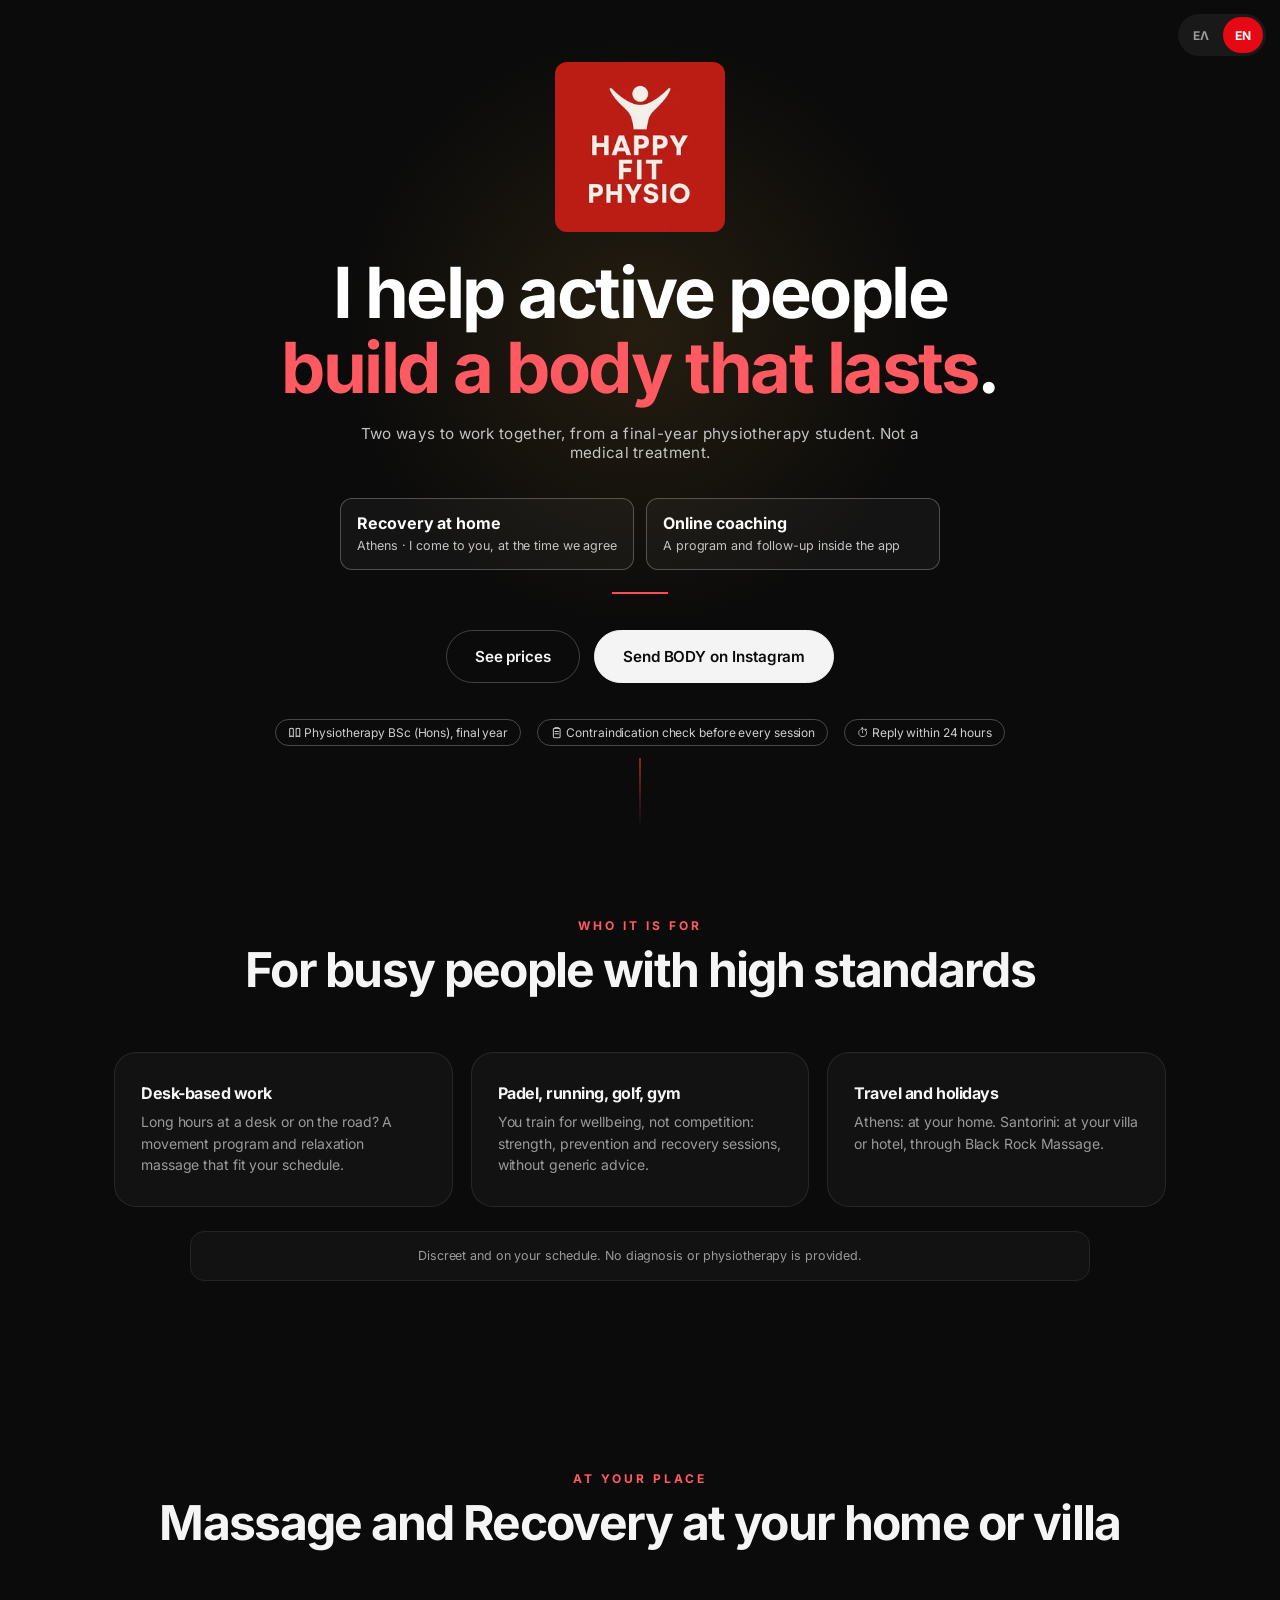
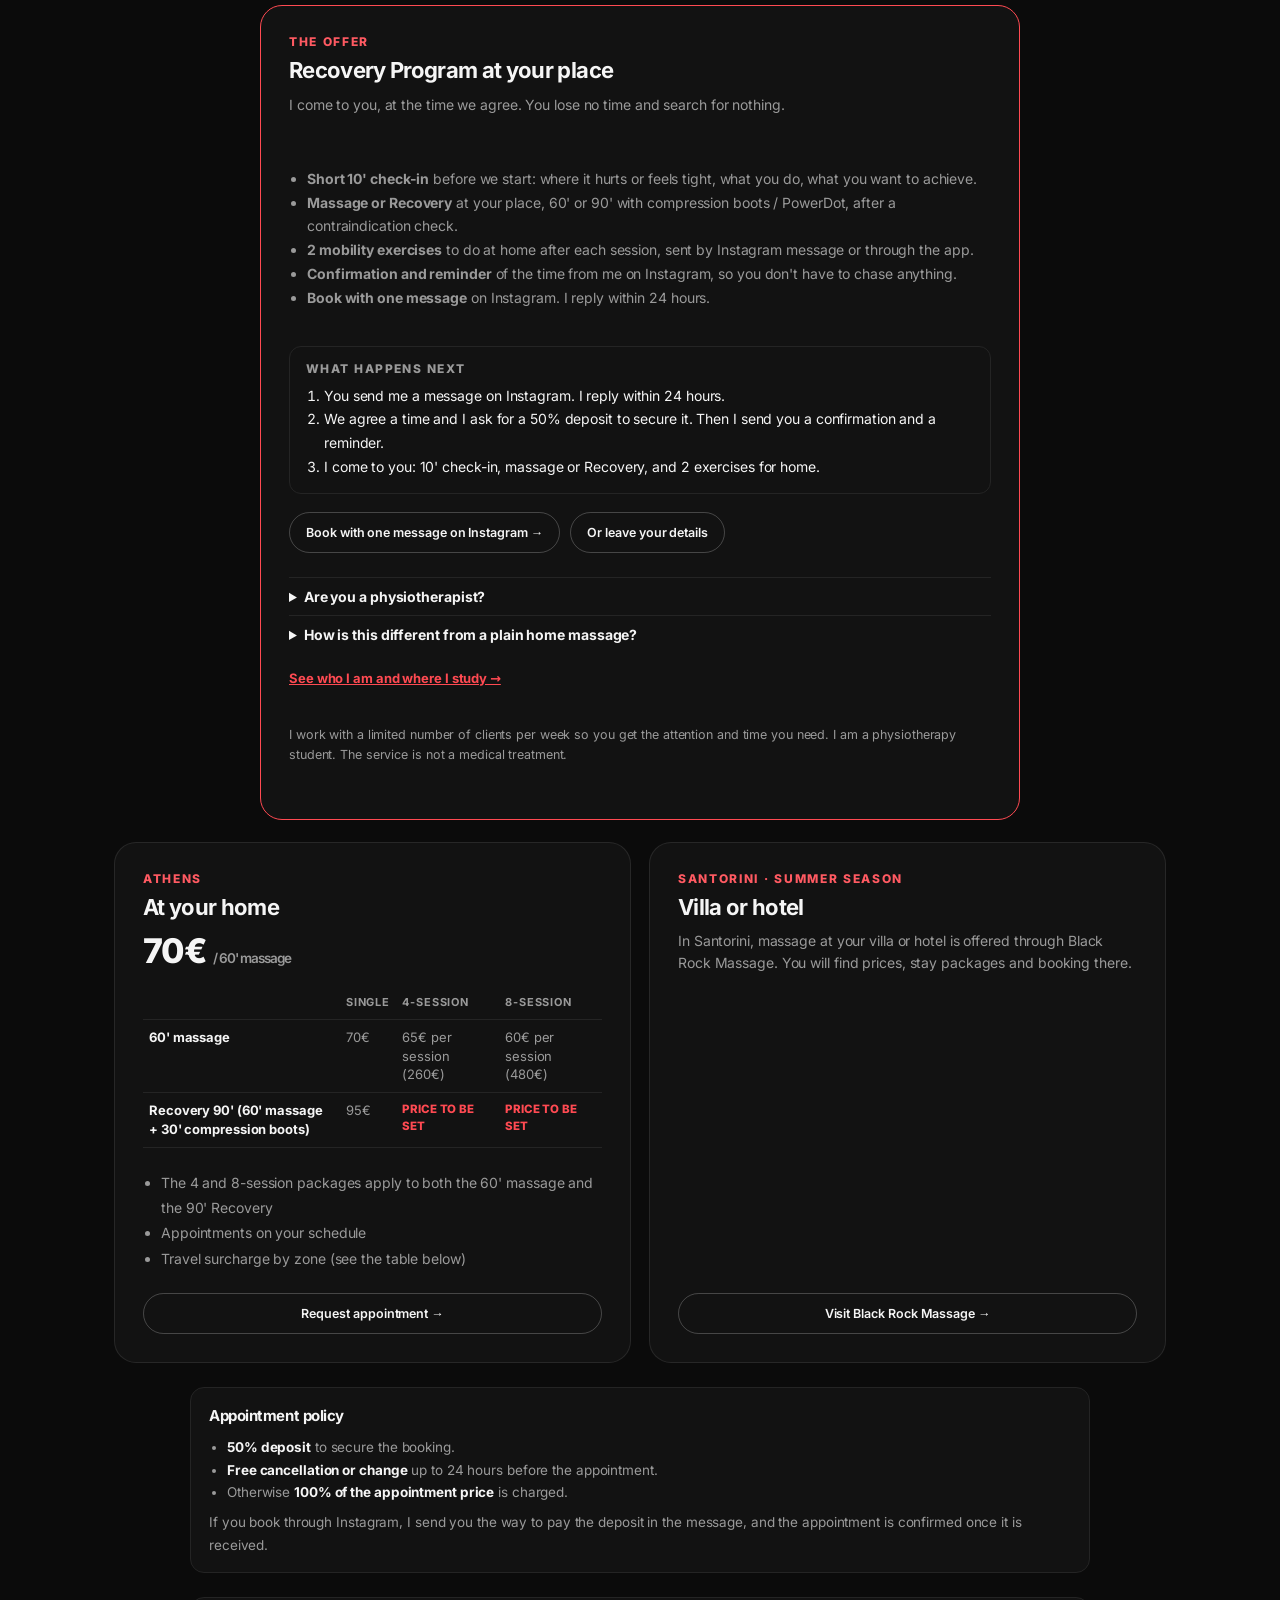
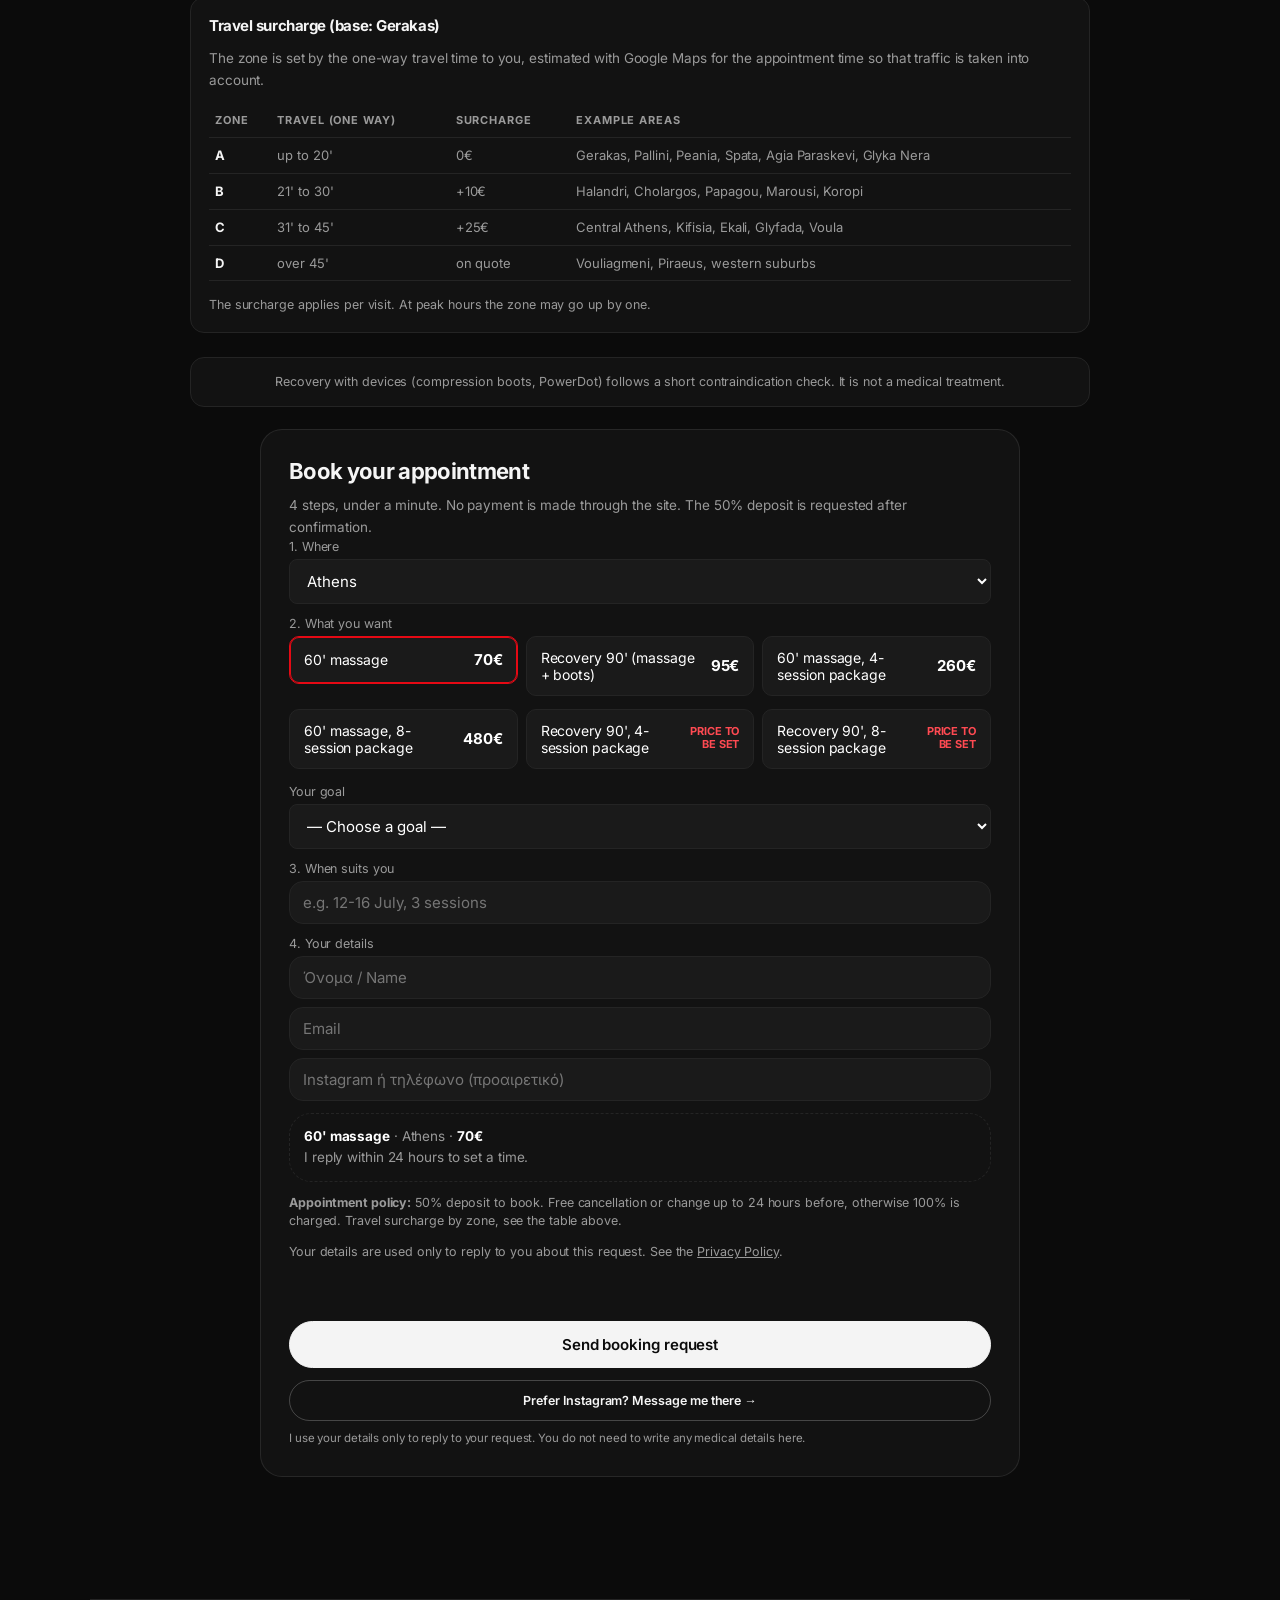
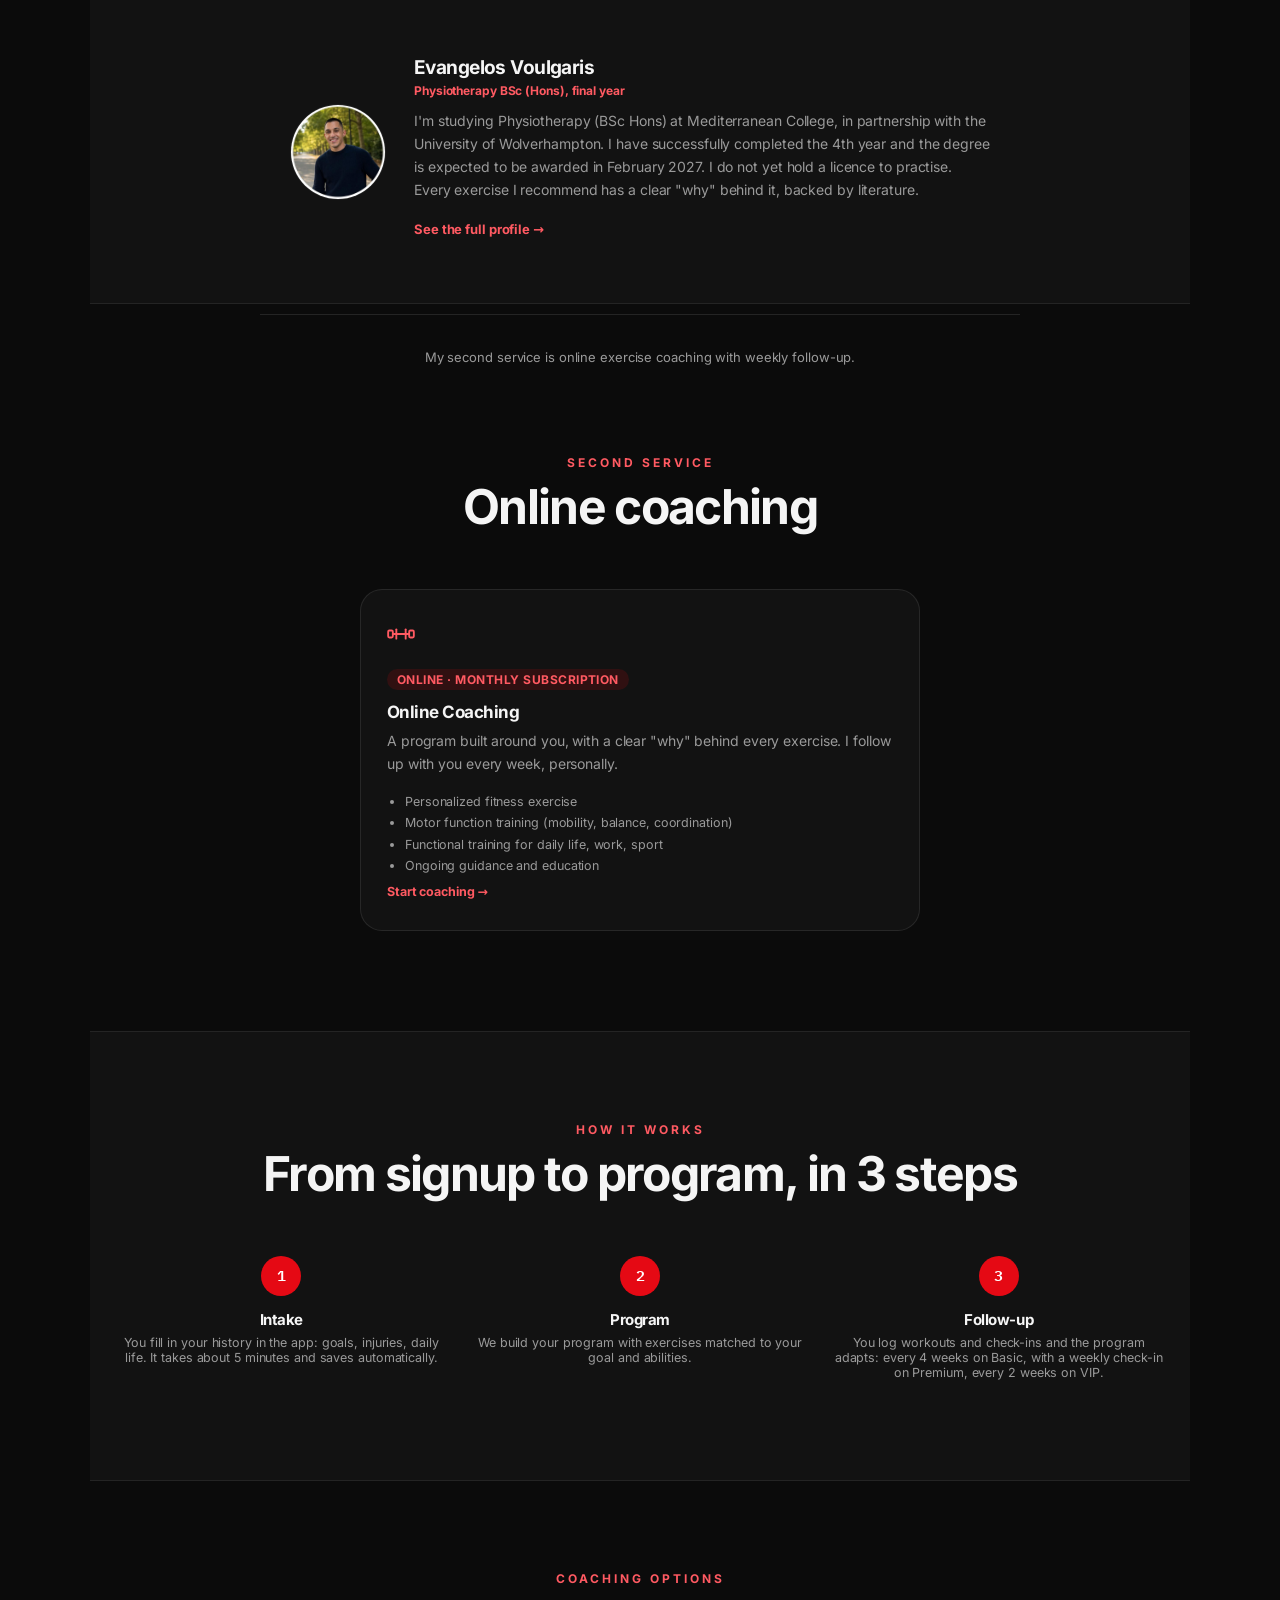
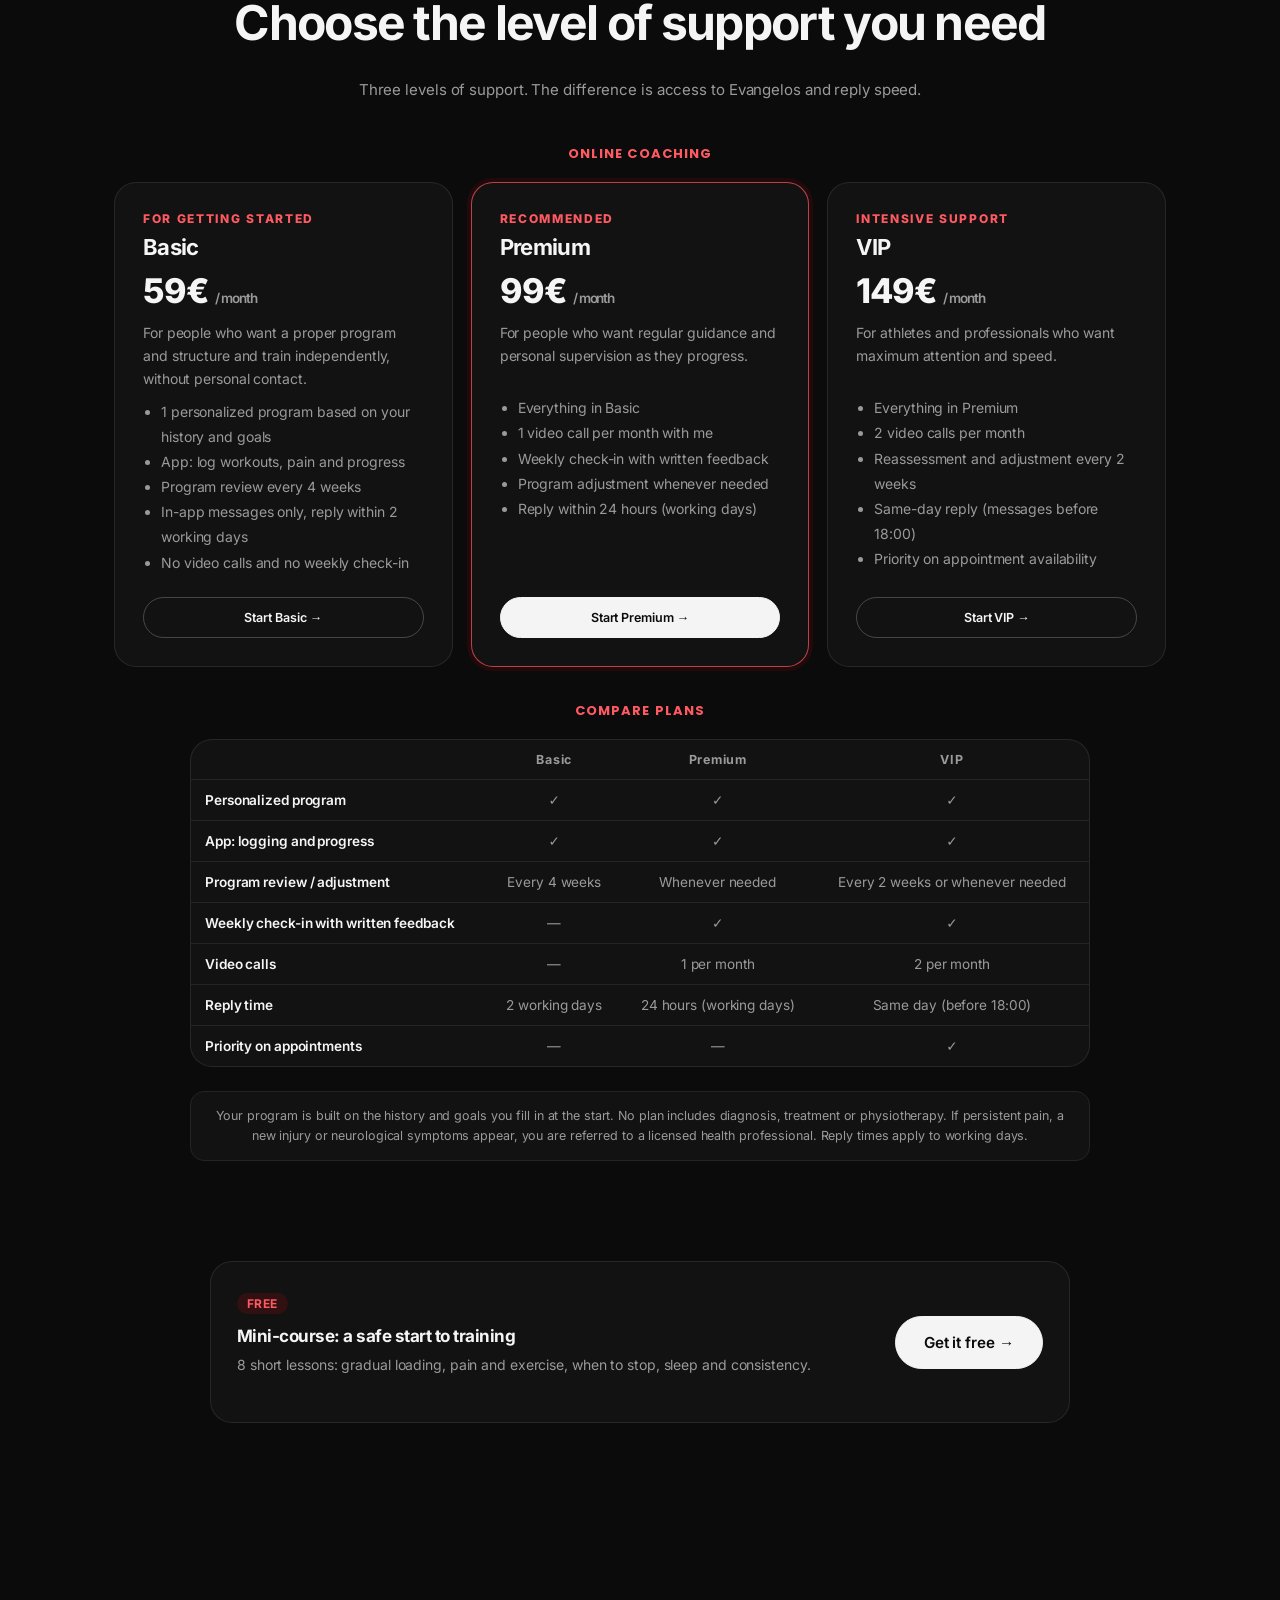
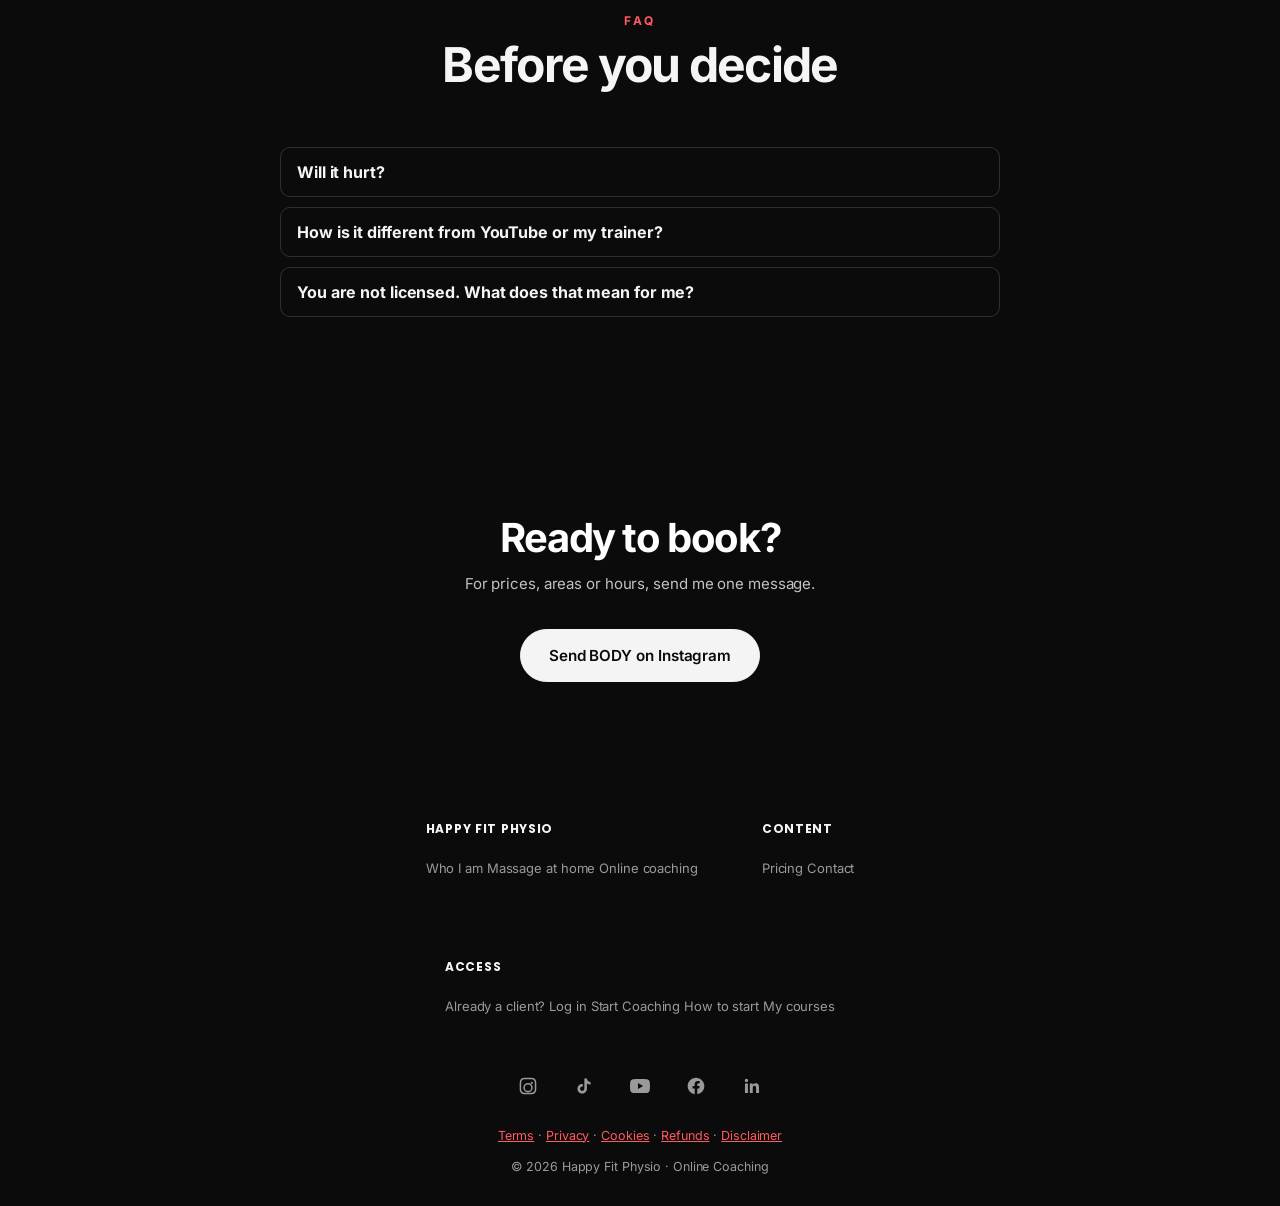
<file: index.html>
<!DOCTYPE html>
<html lang="el">
<head>
  <meta charset="UTF-8" />
  <meta name="viewport" content="width=device-width, initial-scale=1.0" />
  <title>Happy Fit Physio · Χτίσε σώμα που αντέχει · Coaching &amp; Recovery</title>
  <link rel="icon" type="image/png" href="[data-uri]">
  <meta name="description" content="Recovery στο σπίτι (Αθήνα) και online coaching άσκησης, από τελειόφοιτο φυσικοθεραπείας, BSc (Hons). Όχι ιατρική θεραπεία.">
  <meta property="og:title" content="Happy Fit Physio · Χτίσε σώμα που αντέχει · Coaching &amp; Recovery">
  <meta property="og:description" content="Recovery στο σπίτι (Αθήνα) και online coaching άσκησης, από τελειόφοιτο φυσικοθεραπείας, BSc (Hons). Όχι ιατρική θεραπεία.">
  <meta property="og:image" content="https://evangelosvoulgarismd-dotcom.github.io/happy-fit-physio-simple/og-image.png">
  <meta property="og:type" content="website">
  <meta property="og:url" content="https://evangelosvoulgarismd-dotcom.github.io/happy-fit-physio-simple/">
  <meta name="twitter:card" content="summary_large_image">
  <script src="./marked.umd.js"></script>
  <link rel="stylesheet" href="fonts/fonts.css">
  <style>
    :root {
      --ink:#f5f5f5; --ink-soft:#9a9a9a; --bg:#0b0b0b; --panel:#121212; --line:#242424;
      --red:#e50914; --red-text:#ff5a62; --red-deep:#0b0b0b; --gold:#ff4a52; --danger:#ff4d4d;
    }
    *, *::before, *::after { box-sizing: border-box; margin:0; padding:0; }
    html { scroll-behavior: smooth; }
    body { background: var(--bg); color: var(--ink); font-family:'Public Sans',sans-serif; font-weight:400; overflow-x:hidden; }
    h1,h2,h3 { font-family:'Poppins',sans-serif; font-weight:800; }
    .mono { font-family:'IBM Plex Mono',monospace; }

    /* ── HERO ── */
    .hero {
      position: relative; min-height: 92vh; display:flex; flex-direction:column;
      align-items:center; justify-content:center; text-align:center;
      padding: 60px 24px 80px; background: var(--red-deep); color:#fff; overflow:hidden;
    }
    .hero::after {
      content:''; position:absolute; bottom:0; left:50%; transform:translateX(-50%);
      width:1px; height:70px; background: linear-gradient(to bottom, var(--gold), transparent);
    }
    .hero-glow {
      position:absolute; top:40%; left:50%; transform:translate(-50%,-50%);
      width:600px; height:600px; background:radial-gradient(circle, rgba(226,162,51,0.12) 0%, transparent 70%);
      pointer-events:none;
    }
    .logo-wrap { width:170px; height:170px; margin-bottom:24px; animation:fadeUp 0.4s ease forwards; opacity:0; }
    .logo-wrap img { width:100%; height:100%; }
    .hero-tagline {
      font-family:'Fraunces', serif; font-weight:300; font-size:clamp(2.2rem, 5.5vw, 3.8rem); line-height:1.1; letter-spacing:-0.02em;
      margin-bottom:18px; max-width:820px; animation:fadeUp 0.4s 0.05s ease forwards; opacity:0;
    }
    .hero-tagline span { color: var(--gold); font-style:italic; font-weight:500; }
    .hero-sub {
      font-size:0.95rem; letter-spacing:0.02em; color:rgba(255,255,255,0.75); margin-bottom:18px;
      max-width:560px; animation:fadeUp 0.4s 0.1s ease forwards; opacity:0;
    }
    .hero-flow {
      font-size:0.78rem; letter-spacing:0.03em; font-weight:700; color:var(--gold); margin-bottom:36px;
      max-width:560px; animation:fadeUp 0.4s 0.12s ease forwards; opacity:0;
    }
    .gold-rule { width:56px; height:2px; background:var(--gold); margin:0 auto 36px; animation:expand 0.4s 0.15s ease forwards; transform:scaleX(0); }
    .hero-cta { display:flex; gap:14px; justify-content:center; flex-wrap:wrap; animation:fadeUp 0.4s 0.15s ease forwards; opacity:0; }
    .cta-btn {
      display:inline-flex; align-items:center; justify-content:center; padding:15px 34px;
      font-family:'Public Sans',sans-serif; font-size:0.85rem; font-weight:700; letter-spacing:0.02em;
      text-decoration:none; cursor:pointer; border-radius:6px; white-space:nowrap;
      transition: transform 0.1s ease-out, background-color 0.2s ease, color 0.2s ease, border-color 0.2s ease; border:1.5px solid transparent;
    }
    .cta-btn.secondary { background:transparent; border-color:var(--red); color:var(--red-text); }
    .cta-btn.secondary:hover { background:var(--red); color:#fff; }
    .cta-btn.primary { background:var(--red); color:#fff; }
    .cta-btn.primary:hover { background:#b8080f; }
    .trustRow { display:flex; gap:16px; flex-wrap:wrap; justify-content:center; margin-top:36px; animation:fadeUp 0.4s 0.2s ease forwards; opacity:0; }
    .pathGrid { display:grid; grid-template-columns:1fr 1fr; gap:12px; max-width:640px; margin:18px auto 22px; }
    .pathCard { display:flex; flex-direction:column; gap:4px; text-align:left; padding:14px 16px; border:1px solid rgba(255,255,255,0.25); border-radius:12px; color:#fff; text-decoration:none; background:rgba(255,255,255,0.04); }
    .pathCard strong { font-size:16px; } .pathSub { font-size:12.5px; color:rgba(255,255,255,0.75); line-height:1.45; }
    .pathCard:hover, .pathCard:focus-visible { border-color:var(--gold); }
    @media (max-width:560px){ .pathGrid { grid-template-columns:1fr; } }
    .faqItem { border:1px solid rgba(255,255,255,0.15); border-radius:10px; padding:0 16px; margin:0 0 10px; }
    .faqItem summary { cursor:pointer; padding:14px 0; font-weight:700; list-style:none; }
    .faqItem p { margin:0 0 14px; line-height:1.65; color:var(--ink-soft); }
    .trustPill { font-size:12px; padding:5px 12px; border:1px solid rgba(255,255,255,0.25); border-radius:20px; color:rgba(255,255,255,0.8); }

    @keyframes fadeUp { from{opacity:0; transform:translateY(16px);} to{opacity:1; transform:translateY(0);} }
    @keyframes expand { to{transform:scaleX(1);} }

    /* ── FEATURES ── */
    .section { padding:90px 24px 100px; max-width:1100px; margin:0 auto; }
    .section-label { font-size:12px; letter-spacing:0.25em; text-transform:uppercase; color:var(--red-text); text-align:center; margin-bottom:12px; font-weight:700; }

    /* ── STICKY NAV ── */
    .stickyNav {
      position:fixed; top:0; left:0; right:0; z-index:500;
      display:flex; align-items:center; justify-content:space-between;
      padding:12px 32px; background:rgba(28,15,14,0.94); backdrop-filter:blur(14px); -webkit-backdrop-filter:blur(14px);
      transform:translateY(-100%); transition:transform 0.35s ease;
    }
    .stickyNav.show { transform:translateY(0); }
    .stickyNav .navLogo { display:flex; align-items:center; gap:8px; }
    .stickyNav .navLogo img { width:28px; height:28px; border-radius:6px; }
    .stickyNav .navLogo span { color:#fff; font-weight:700; font-size:13.5px; font-family:'Poppins',sans-serif; }
    .stickyNav .navLinks { display:flex; gap:22px; }
    [data-lang-en] { display:none; }
    body.lang-en [data-lang-el] { display:none; }
    body.lang-en [data-lang-en] { display:revert; }
    .langSwitch { display:flex; gap:2px; background:rgba(255,255,255,0.06); border-radius:6px; padding:3px; margin-right:10px; }
    .langSwitch button { background:transparent; border:none; color:var(--ink-soft); font-size:12px; font-weight:700; padding:5px 10px; border-radius:4px; cursor:pointer; font-family:inherit; }
    .langSwitch button.active { background:var(--red); color:#fff; }
    .stickyNav .navLinks a { color:rgba(255,255,255,0.75); font-size:12.5px; text-decoration:none; cursor:pointer; transition:color 0.2s; }
    .stickyNav .navLinks a:hover { color:#fff; }
    .stickyNav .navCta { padding:8px 18px; background:var(--red); color:#fff; border-radius:20px; font-size:12.5px; font-weight:700; text-decoration:none; }
    @media (max-width:640px){
      .stickyNav{ padding:10px 14px; background:rgba(36,20,19,0.92); }
      .stickyNav .navLinks{ display:none; }
      .stickyNav .navLogo span{ display:none; }
      .stickyNav .navCta{ padding:7px 14px; font-size:12px; white-space:nowrap; }
      #navMobileToggle{ display:inline-flex; }
    }
    #navMobileToggle{
      display:none; background:transparent; border:1px solid rgba(255,255,255,0.35); color:#fff;
      width:32px; height:32px; border-radius:6px; cursor:pointer; font-size:15px; align-items:center; justify-content:center;
    }
    .navMobileDropdown{
      display:none; position:fixed; top:54px; left:14px; right:14px; z-index:499;
      background:rgba(28,15,14,0.97); border-radius:10px; padding:8px; flex-direction:column;
      box-shadow:0 12px 30px rgba(0,0,0,0.3);
    }
    .navMobileDropdown.open{ display:flex; }
    .navMobileDropdown a{ color:#f5ddd6; text-decoration:none; padding:12px 10px; font-size:13.5px; border-bottom:1px solid rgba(255,255,255,0.08); cursor:pointer; }
    .navMobileDropdown a:last-child{ border-bottom:none; }

    /* ── DARK STATEMENT PANEL ── */
    .statement-section { background:#050505; color:#fff; text-align:center; padding:110px 24px; }
    .statement-section p { font-family:'Fraunces', serif; font-weight:300; font-style:italic; font-size:clamp(1.6rem, 4.5vw, 2.8rem); max-width:780px; margin:0 auto; line-height:1.35; letter-spacing:-0.015em; opacity:0; }
    .statement-section p span { color:var(--gold); font-weight:500; }
    .section-title { font-family:'Fraunces', serif; font-weight:400; font-style:italic; font-size:clamp(1.9rem, 4.2vw, 2.6rem); line-height:1.15; letter-spacing:-0.015em; text-align:center; margin-bottom:56px; color:var(--ink); }
    .features-grid { display:grid; grid-template-columns:repeat(auto-fit, minmax(240px,1fr)); gap:18px; }
    .feature-card {
      background:var(--panel); border:1px solid var(--line); border-radius:12px; padding:30px 24px;
      box-shadow:0 1px 3px rgba(36,20,19,0.06); transition:transform 0.25s ease, box-shadow 0.25s ease;
      opacity:0;
    }

    /* ── BIO / ABOUT ── */
    .bio-section-mini { background:var(--panel); border-top:1px solid var(--line); border-bottom:1px solid var(--line); padding:56px 24px; }
    .bio-mini-grid { display:flex; align-items:center; gap:28px; max-width:700px; margin:0 auto; }
    .bio-mini-photo { width:96px; height:96px; border-radius:50%; overflow:hidden; flex-shrink:0; border:1px solid var(--line); }
    .bio-mini-photo img { width:100%; height:100%; object-fit:cover; }
    .bio-mini-text h3 { font-size:19px; margin-bottom:2px; }
    .bio-mini-text .bio-role { font-size:12px; color:var(--red-text); font-weight:700; margin-bottom:8px; }
    .bio-mini-text p { font-size:0.875rem; color:var(--ink-soft); line-height:1.65; margin-bottom:10px; }
    .bio-mini-link { color:var(--red-text); font-weight:700; text-decoration:none; font-size:13px; }
    @media (max-width:640px){ .bio-mini-grid{ flex-direction:column; text-align:center; } }
    .social-ico { color:var(--ink-soft); transition:color .2s ease, transform .2s ease; display:inline-flex; }
    .social-ico:hover { color:var(--red-text); transform:translateY(-2px); }
    .bio-social { display:flex; gap:14px; margin-top:14px; }
    .bio-section { background:var(--panel); border-top:1px solid var(--line); border-bottom:1px solid var(--line); }
    .bio-grid { display:grid; grid-template-columns:220px 1fr; gap:36px; align-items:start; max-width:840px; margin:0 auto; }
    .bio-photo { width:220px; height:220px; border-radius:16px; background:var(--bg); border:1px solid var(--line); display:flex; align-items:center; justify-content:center; font-size:13.5px; color:var(--ink-soft); text-align:center; overflow:hidden; }
    .bio-photo img { width:100%; height:100%; object-fit:cover; }
    .bio-text h3 { font-size:20px; margin-bottom:4px; }
    .bio-text .bio-role { font-size:12.5px; color:var(--red-text); font-weight:700; margin-bottom:14px; }
    .bio-text p { font-size:15px; color:var(--ink-soft); line-height:1.75; margin-bottom:12px; }
    .bio-text .bio-quote { font-family:'Fraunces', serif; font-style:italic; font-weight:300; font-size:17px; color:var(--ink); border-left:3px solid var(--red); padding-left:16px; margin-top:16px; }
    @media (max-width:640px){ .bio-grid{ grid-template-columns:1fr; text-align:center; } .bio-photo{ margin:0 auto; } .bio-text .bio-quote{ text-align:left; } }
    .bio-stats { display:grid; grid-template-columns:repeat(4, 1fr); gap:12px; max-width:840px; margin:36px auto 0; }
    .bio-stat { background:var(--bg); border:1px solid var(--line); border-radius:10px; padding:16px 10px; text-align:center; }
    .bio-stat .num { font-family:'Poppins',sans-serif; font-size:22px; font-weight:800; color:var(--red-text); }
    .bio-stat .lbl { font-size:12px; color:var(--ink-soft); text-transform:uppercase; letter-spacing:.04em; margin-top:4px; }
    .bio-placements { max-width:840px; margin:28px auto 0; }
    .bio-placements h4 { font-size:12.5px; color:var(--red-text); text-transform:uppercase; letter-spacing:.05em; margin-bottom:12px; }
    .placement-row { display:flex; justify-content:space-between; align-items:baseline; padding:10px 0; border-bottom:1px solid var(--line); font-size:13.5px; gap:10px; flex-wrap:wrap; }
    .placement-row .place-name { color:var(--ink); font-weight:600; }
    .placement-row .place-score { color:var(--ink-soft); font-size:12.5px; white-space:nowrap; }
    @media (max-width:640px){ .bio-stats{ grid-template-columns:repeat(2,1fr); } }

    /* ── SERVICES ── */
    .services-grid { display:grid; grid-template-columns:repeat(auto-fit, minmax(260px,1fr)); gap:20px; }
    .service-card {
      background:var(--panel); border:1px solid var(--line); border-radius:12px; padding:32px 28px;
      box-shadow:0 1px 3px rgba(36,20,19,0.06); transition:transform 0.25s ease, box-shadow 0.25s ease; opacity:0;
    }
    .service-card:hover { transform:translateY(-4px); box-shadow:0 10px 24px rgba(36,20,19,0.1); }
    .service-card .service-icon { margin-bottom:16px; color:var(--red-text); }
    .service-card h3 { font-size:17px; margin-bottom:8px; }
    .service-card .service-loc { display:inline-block; font-size:12px; font-weight:700; letter-spacing:0.04em; text-transform:uppercase; color:var(--red-text); background:rgba(229,9,20,0.14); padding:3px 10px; border-radius:12px; margin-bottom:12px; }
    .service-card p { font-size:0.875rem; color:var(--ink-soft); line-height:1.6; margin-bottom:16px; }
    .service-card a.service-cta { font-size:12.5px; font-weight:700; color:var(--red-text); text-decoration:none; cursor:pointer; }
    .service-card a.service-cta:hover { text-decoration:underline; }
    .service-card.b2b { background:#1a0607; border-color:var(--red); }
    .service-card.b2b h3, .service-card.b2b p { color:#fff; }
    .service-card.b2b p { color:rgba(255,255,255,0.7); }
    .service-card.b2b a.service-cta { color:var(--gold); }
    .feature-card:hover { transform:translateY(-4px); box-shadow:0 10px 24px rgba(36,20,19,0.1); }
    .feature-icon { margin-bottom:14px; color:var(--red-text); }
    .feature-card h3 { font-size:16px; margin-bottom:8px; }
    .feature-card p { font-size:0.875rem; color:var(--ink-soft); line-height:1.55; }

    /* ── WHY / HOW IT WORKS ── */
    .steps-section { background:var(--panel); border-top:1px solid var(--line); border-bottom:1px solid var(--line); }
    .steps-grid { display:grid; grid-template-columns:repeat(auto-fit, minmax(220px,1fr)); gap:24px; counter-reset:step; }
    .step { text-align:center; opacity:0; }
    .step .stepNum {
      width:40px; height:40px; border-radius:50%; background:var(--red); color:#fff; font-family:'IBM Plex Mono',monospace;
      font-weight:600; display:flex; align-items:center; justify-content:center; margin:0 auto 14px; font-size:15px;
    }
    .step h3 { font-size:15px; margin-bottom:6px; }
    .step p { font-size:12.5px; color:var(--ink-soft); }

    /* ── PROGRAM TEMPLATES ── */
    .templates-section { background:var(--panel); border-top:1px solid var(--line); border-bottom:1px solid var(--line); }
    .templates-intro { max-width:720px; margin:-28px auto 42px; text-align:center; color:var(--ink-soft); font-size:15px; line-height:1.7; }
    .templates-grid { display:grid; grid-template-columns:repeat(3, minmax(0,1fr)); gap:18px; }
    .template-card { background:var(--bg); border:1px solid var(--line); border-radius:12px; padding:26px 22px; min-height:235px; display:flex; flex-direction:column; transition:transform .25s ease, box-shadow .25s ease, border-color .25s ease; }
    .template-card:hover { transform:translateY(-4px); box-shadow:0 12px 28px rgba(0,0,0,.4); border-color:var(--red); }
    .template-number { font-family:'IBM Plex Mono',monospace; font-size:12px; color:var(--red-text); font-weight:700; letter-spacing:.12em; margin-bottom:14px; }
    .template-card h3 { font-size:18px; line-height:1.25; margin-bottom:9px; }
    .template-card p { color:var(--ink-soft); font-size:0.875rem; line-height:1.6; margin-bottom:20px; }
    .template-tags { display:flex; flex-wrap:wrap; gap:6px; margin-top:auto; margin-bottom:18px; }
    .template-tag { display:inline-flex; padding:5px 8px; border-radius:999px; background:rgba(229,9,20,0.12); color:var(--ink-soft); font-size:12px; font-weight:700; }
    .template-open { border:0; background:var(--red); color:#fff; border-radius:8px; padding:11px 14px; font:700 12px 'Public Sans',sans-serif; cursor:pointer; width:100%; transition:background-color .2s ease, transform .1s ease-out; }
    .template-open:hover { background:#b8080f; transform:translateY(-1px); }
    .program-modal { position:fixed; inset:0; background:rgba(0,0,0,.75); display:flex; visibility:hidden; opacity:0; pointer-events:none; transition:opacity .22s ease, visibility 0s linear .22s; align-items:center; justify-content:center; z-index:1200; padding:18px; backdrop-filter:blur(4px); }
    .program-modal.open { visibility:visible; opacity:1; pointer-events:auto; transition:opacity .22s ease; }
    .program-modal-box { transform:translateY(12px) scale(.97); transition:transform .22s ease; }
    .program-modal.open .program-modal-box { transform:none; }
    .program-modal-box { width:min(920px,100%); max-height:90vh; overflow:auto; background:var(--panel); border-radius:16px; box-shadow:0 25px 70px rgba(0,0,0,.5); }
    .program-modal-head { position:sticky; top:0; z-index:2; display:flex; justify-content:space-between; gap:18px; align-items:flex-start; padding:24px 26px 20px; background:rgba(18,18,18,.97); backdrop-filter:blur(10px); border-bottom:1px solid var(--line); }
    .program-modal-kicker { color:var(--red-text); font:700 10px 'IBM Plex Mono',monospace; letter-spacing:.16em; text-transform:uppercase; margin-bottom:6px; }
    .program-modal-head h2 { font-size:25px; line-height:1.2; }
    .program-modal-close { flex:0 0 auto; width:38px; height:38px; border:1px solid var(--line); background:var(--bg); color:var(--ink); border-radius:50%; cursor:pointer; font-size:18px; }
    .program-modal-content { padding:26px; }
    .program-lead { background:rgba(229,9,20,0.08); border-left:3px solid var(--red); border-radius:8px; padding:15px 16px; margin-bottom:24px; color:var(--ink); font-size:13.5px; line-height:1.65; }
    .program-block { margin-bottom:24px; }
    .program-block h3 { font-size:15px; margin-bottom:9px; color:var(--ink); }
    .program-block p, .program-block li { color:var(--ink-soft); font-size:13.5px; line-height:1.65; }
    .program-block ul { padding-left:19px; display:grid; gap:5px; }
    .program-phases { display:grid; grid-template-columns:repeat(2,minmax(0,1fr)); gap:10px; }
    .program-phase { border:1px solid var(--line); border-radius:10px; padding:14px; background:var(--bg); }
    .program-phase strong { display:block; font-size:12.5px; color:var(--red-text); margin-bottom:5px; }
    .program-phase span { color:var(--ink-soft); font-size:12.5px; line-height:1.55; }
    .program-note { padding:13px 15px; border-radius:9px; background:rgba(229,9,20,0.1); color:#ff8a8a; font-size:12.5px; line-height:1.6; }
    .program-footer-note { padding-top:16px; border-top:1px solid var(--line); color:var(--ink-soft); font-size:12.5px; line-height:1.6; }

    /* ── PRICING ── */
    .pricing-section{ background:var(--bg); }
    .pricing-subhead { text-align:center; font-family:'Poppins',sans-serif; font-size:13px; color:var(--red-text); text-transform:uppercase; letter-spacing:.08em; margin-bottom:18px; }
    .pricing-grid{ display:grid; grid-template-columns:repeat(auto-fit,minmax(260px,1fr)); gap:18px; max-width:1200px; margin:0 auto; }
    .pricing-mini-row { max-width:900px; margin:36px auto 0; display:grid; grid-template-columns:1fr 1fr; gap:14px; }
    .pricing-mini { background:var(--panel); border:1px solid var(--line); border-radius:10px; padding:16px 18px; font-size:13px; color:var(--ink-soft); }
    .pricing-mini strong { color:var(--ink); }
    .pricing-mini-price { margin-top:8px; font-family:'Poppins',sans-serif; font-weight:700; color:var(--red-text); font-size:15px; }
    .pricing-mini-price a { margin-left:10px; font-size:12.5px; font-weight:700; color:var(--red-text); text-decoration:none; }
    @media (max-width:640px){ .pricing-mini-row{ grid-template-columns:1fr; } }
    .price-card{ background:var(--panel); border:1px solid var(--line); border-radius:12px; padding:28px; box-shadow:0 12px 30px rgba(0,0,0,.3); display:flex; flex-direction:column; }
    .price-card.featured{ border:2px solid var(--red); transform:translateY(-8px); box-shadow:0 18px 40px rgba(229,9,20,.18); }
    .price-kicker{ font-size:12px; text-transform:uppercase; letter-spacing:.14em; color:var(--red-text); font-weight:800; margin-bottom:8px; }
    .price-card h3{ font-size:22px; margin:0 0 10px; }
    .price{ font-size:34px; font-weight:900; letter-spacing:-.03em; margin-bottom:10px; }
    .price small{ font-size:13.5px; color:var(--ink-soft); font-weight:600; }
    .price-card p{ color:var(--ink-soft); font-size:0.875rem; line-height:1.65; min-height:66px; }
    .price-card ul{ margin:8px 0 22px; padding-left:18px; color:var(--ink-soft); font-size:0.875rem; line-height:1.8; }
    .price-cta{ margin-top:auto; display:inline-flex; align-items:center; justify-content:center; text-decoration:none; background:var(--red); color:#fff; padding:12px 16px; border-radius:12px; font-size:12.5px; font-weight:800; cursor:pointer; }
    .price-card:not(.featured) .price-cta{ background:#2a2a2a; }
    .plan-compare{ max-width:900px; margin:34px auto 0; }
    .plan-compare-scroll{ overflow-x:auto; border:1px solid var(--line); border-radius:12px; background:var(--panel); }
    .plan-compare table{ width:100%; border-collapse:collapse; font-size:0.85rem; min-width:560px; }
    .plan-compare th, .plan-compare td{ padding:12px 14px; border-bottom:1px solid var(--line); text-align:center; }
    .plan-compare th:first-child, .plan-compare tbody th{ text-align:left; font-weight:600; color:var(--ink); }
    .plan-compare thead th{ font-size:0.78rem; letter-spacing:.06em; color:var(--ink-soft); }
    .plan-compare tbody tr:last-child th, .plan-compare tbody tr:last-child td{ border-bottom:none; }
    .plan-compare td{ color:var(--ink-soft); }
    .pkgTable, .zoneTable{ width:100%; border-collapse:collapse; font-size:13px; line-height:1.45; margin:6px 0 14px; }
    .pkgTable th, .pkgTable td, .zoneTable th, .zoneTable td{ border-bottom:1px solid var(--line); padding:8px 6px; text-align:left; vertical-align:top; }
    .pkgTable thead th, .zoneTable thead th{ font-size:11px; letter-spacing:.08em; text-transform:uppercase; color:var(--ink-soft); font-weight:700; }
    .pkgTable tbody th, .zoneTable tbody th{ font-weight:700; color:var(--ink); }
    .pkgTable td, .zoneTable td{ color:var(--ink-soft); }
    .pkgTable .tbd{ color:var(--gold); font-weight:800; font-size:11.5px; }
    .tbdTxt{ display:inline-block; white-space:normal; text-align:right; font-size:11px; line-height:1.25; max-width:110px; color:var(--gold); }
    .pkgWrap{ overflow-x:auto; }
    .policyBox, .travelBox{ max-width:900px; margin:24px auto 0; padding:16px 18px; border:1px solid var(--line); border-radius:14px; background:var(--panel); font-size:13.5px; line-height:1.65; color:var(--ink-soft); }
    .policyBox h3, .travelBox h3{ font-size:15px; margin:0 0 8px; color:var(--ink); }
    .policyBox ul{ margin:6px 0 8px; padding-left:18px; }
    .policyBox strong, .travelBox strong{ color:var(--ink); }
    .pricing-note{ max-width:900px; margin:24px auto 0; padding:14px 18px; border:1px solid var(--line); border-radius:14px; background:var(--panel); color:var(--ink-soft); font-size:12.5px; line-height:1.6; text-align:center; }

    @media (max-width:900px){ .templates-grid{grid-template-columns:repeat(2,minmax(0,1fr));} .pricing-grid{grid-template-columns:1fr;} .price-card.featured{transform:none;} }
    @media (max-width:640px){ .templates-grid{grid-template-columns:1fr;} .program-modal{padding:0;} .program-modal-box{max-height:100vh;height:100%;border-radius:0;} .program-modal-head{padding:18px;} .program-modal-content{padding:20px 18px 28px;} .program-phases{grid-template-columns:1fr;} }

    /* ── BOOK / CTA ── */
    .book-section { text-align:center; padding:90px 24px; background:var(--red-deep); color:#fff; }
    .book-section h2 { font-family:'Fraunces', serif; font-weight:300; font-style:italic; font-size:clamp(1.8rem,4.5vw,2.5rem); margin-bottom:14px; }
    .book-section p { color:rgba(255,255,255,0.75); margin-bottom:36px; font-size:15px; }

    /* ── LEAD FORM ── */
    .lead-section { padding:90px 24px; max-width:560px; margin:0 auto; }
    .lead-card { background:var(--panel); border:1px solid var(--line); border-radius:14px; padding:36px 32px; box-shadow:0 4px 20px rgba(36,20,19,0.08); opacity:0; }
    .lead-card h3 { font-size:20px; margin-bottom:8px; text-align:center; }
    .lead-card .sub { font-size:13.5px; color:var(--ink-soft); text-align:center; margin-bottom:26px; }
    .lead-field { margin-bottom:14px; }
    .lead-field label { display:block; font-size:12.5px; color:var(--ink-soft); margin-bottom:5px; }
    .lead-field input, .lead-field select { width:100%; padding:11px 13px; border-radius:8px; border:1px solid var(--line); font-family:inherit; font-size:15px; background:#1a1a1a; color:#fff; }
    .lead-consent { display:flex; align-items:flex-start; gap:8px; font-size:12.5px; color:var(--ink-soft); margin:16px 0 20px; line-height:1.5; }
    .lead-consent input { width:auto; margin-top:2px; }
    .lead-submit { width:100%; padding:13px; border-radius:8px; border:none; background:var(--red); color:#fff; font-weight:700; font-size:15px; cursor:pointer; }
    .lead-submit:hover { background:#b8080f; }
    .lead-success { text-align:center; padding:20px 0; }
    .lead-error { color:var(--danger); font-size:12.5px; margin-top:10px; text-align:center; }

    footer { padding:48px 24px 32px; font-size:12.5px; color:var(--ink-soft); }
    .footer-cols { display:flex; justify-content:center; gap:64px; flex-wrap:wrap; max-width:700px; margin:0 auto 36px; text-align:left; }
    .footer-col h4 { font-family:'Poppins',sans-serif; font-size:12px; color:var(--ink); text-transform:uppercase; letter-spacing:.06em; margin-bottom:14px; }
    .footer-col a { display:block; color:var(--ink-soft); text-decoration:none; font-size:13px; margin-bottom:10px; }
    .footer-col a:hover { color:var(--red-text); }
    .footer-bottom { text-align:center; }
    footer a { color:var(--red-text); text-decoration:underline; cursor:pointer; }

    /* ── CHAT OVERLAY ── */
    .chat-launcher {
      position:fixed; bottom:22px; right:22px; width:58px; height:58px; border-radius:50%;
      background:var(--red); color:#fff; display:flex; align-items:center; justify-content:center;
      font-size:24px; cursor:pointer; box-shadow:0 6px 18px rgba(36,20,19,0.25); z-index:998; border:none;
      transition:transform 0.12s ease-out;
    }
    .chat-launcher:hover { transform:scale(1.06); }
    .chat-overlay {
      position:fixed; inset:0; background:rgba(36,20,19,0.45); display:flex; visibility:hidden; opacity:0; pointer-events:none; transition:opacity .22s ease, visibility 0s linear .22s; align-items:flex-end; justify-content:flex-end;
      padding:22px; z-index:999;
    }
    .chat-overlay.open { visibility:visible; opacity:1; pointer-events:auto; transition:opacity .22s ease; }
    .chat-box { transform-origin:bottom right; transform:translateY(12px) scale(.96); transition:transform .22s ease; }
    .chat-overlay.open .chat-box { transform:none; }
    .chat-box {
      width:360px; max-width:100%; height:520px; max-height:80vh; background:var(--panel); border-radius:14px;
      display:flex; flex-direction:column; overflow:hidden; box-shadow:0 20px 50px rgba(36,20,19,0.3);
    }
    .chat-header { background:var(--red-deep); color:#fff; padding:14px 16px; display:flex; align-items:center; justify-content:space-between; }
    .chat-header-left { display:flex; align-items:center; gap:10px; }
    .chat-avatar { width:34px; height:34px; border-radius:50%; background:var(--red); color:#fff; font-weight:800; font-size:12.5px; display:flex; align-items:center; justify-content:center; }
    .chat-header-info span { font-size:13.5px; font-weight:700; display:block; }
    .chat-header-info small { font-size:12px; color:rgba(255,255,255,0.7); }
    .chat-close { background:transparent; border:none; color:#fff; font-size:18px; cursor:pointer; }
    .chat-messages { flex:1; overflow-y:auto; padding:16px; display:flex; flex-direction:column; gap:10px; }
    .msg { display:flex; }
    .msg.user { justify-content:flex-end; }
    .msg-bubble { max-width:80%; padding:9px 13px; border-radius:12px; font-size:13.5px; line-height:1.5; }
    .msg.agent .msg-bubble { background:#1e1e1e; color:var(--ink); border-bottom-left-radius:3px; }
    .msg.user .msg-bubble { background:var(--red); color:#fff; border-bottom-right-radius:3px; }
    .typing-indicator { display:flex; }
    .typing-bubble { background:#1e1e1e; border-radius:12px; padding:10px 14px; display:flex; gap:4px; }
    .dot { width:6px; height:6px; border-radius:50%; background:var(--ink-soft); animation:blink 1.2s infinite; }
    .dot:nth-child(2){animation-delay:0.2s;} .dot:nth-child(3){animation-delay:0.4s;}
    @keyframes blink { 0%,80%,100%{opacity:0.2;} 40%{opacity:1;} }
    .chat-input-row { display:flex; gap:8px; padding:12px; border-top:1px solid var(--line); }
    .chat-input { flex:1; padding:10px 12px; border-radius:8px; border:1px solid var(--line); font-family:inherit; font-size:13.5px; background:#1a1a1a; color:#fff; }
    .chat-send { width:40px; height:40px; border-radius:8px; border:none; background:var(--red); color:#fff; font-size:16px; cursor:pointer; flex-shrink:0; }
    .chat-send:disabled { opacity:0.5; cursor:default; }

    .modalOverlay{position:fixed; inset:0; background:rgba(36,20,19,0.55); display:flex; align-items:center; justify-content:center; z-index:1000; padding:20px;}
    .modalBox{background:var(--panel); border-radius:10px; max-width:560px; width:100%; max-height:80vh; overflow-y:auto; padding:28px; box-shadow:0 20px 50px rgba(36,20,19,0.3);}
    .modalBox h2{margin-bottom:14px;}
    .modalBox p{font-size:13.5px; margin:0 0 10px; line-height:1.6;}
    .modalBox h4{font-size:13.5px; margin:16px 0 6px;}
    .modalCloseBtn{float:right; background:transparent; border:none; font-size:20px; cursor:pointer; color:var(--ink-soft); line-height:1;}

    @media (max-width:640px){
      .chat-overlay{ padding:0; }
      .chat-box{ width:100%; height:100%; max-height:100%; border-radius:0; }
    }

    /* ===== MOBILE / TOUCH OPTIMIZATION ===== */
    html { -webkit-text-size-adjust:100%; text-size-adjust:100%; }
    body { min-width:320px; }
    button, a, input, select, textarea { -webkit-tap-highlight-color:transparent; }
    a, button { touch-action:manipulation; }

    @media (max-width: 640px){
      body { overflow-x:hidden; }
      .hero { min-height:100svh; min-height:100dvh; padding:72px 18px 54px; }
      .hero-glow { width:90vw; height:90vw; max-width:480px; max-height:480px; }
      .logo-wrap { width:112px; height:112px; margin-bottom:20px; }
      .hero-tagline { font-size:clamp(2rem, 10vw, 3rem); line-height:1.08; max-width:100%; }
      .hero-sub { font-size:15px; line-height:1.6; margin-bottom:28px; max-width:100%; }
      .gold-rule { margin-bottom:26px; }
      .hero-cta { width:100%; flex-direction:column; gap:10px; }
      .cta-btn { width:100%; min-height:48px; padding:13px 18px; font-size:14px; border-radius:10px; }
      .trustRow { gap:7px; margin-top:22px; }
      .trustPill { font-size:11.5px; padding:6px 9px; }

      .stickyNav { padding:9px 12px; padding-top:max(9px, env(safe-area-inset-top)); min-height:56px; }
      .stickyNav .navCta { min-height:40px; display:inline-flex; align-items:center; justify-content:center; }
      #navMobileToggle { width:40px; height:40px; min-width:40px; }
      .navMobileDropdown { top:calc(56px + env(safe-area-inset-top)); left:10px; right:10px; max-height:calc(100dvh - 70px); overflow:auto; padding:6px; }
      .navMobileDropdown a { min-height:46px; display:flex; align-items:center; padding:12px; }

      .section { padding:62px 16px 70px; width:100%; }
      .section-label { font-size:11.5px; letter-spacing:.18em; }
      .section-title { font-size:clamp(1.65rem, 8vw, 2.35rem); line-height:1.12; }
      .templates-intro { font-size:14px; line-height:1.65; }

      .services-grid, .features-grid, .steps-grid, .pricing-grid { grid-template-columns:1fr !important; gap:14px; }
      .service-card, .feature-card, .price-card, .step { padding:20px 18px; border-radius:12px; }
      .service-card h3, .feature-card h3, .price-card h3, .step h3 { font-size:18px; line-height:1.25; }
      .service-card p, .feature-card p, .price-card p, .step p { font-size:14px; line-height:1.6; }
      .service-cta, .price-cta { display:inline-flex; align-items:center; min-height:44px; margin-top:8px; }
      .price { font-size:34px; }
      .price-card ul { font-size:13.5px; line-height:1.55; }

      .templates-grid { grid-template-columns:1fr !important; gap:12px; }
      .template-card { min-height:0; padding:18px; border-radius:12px; }
      .template-card button, .template-card a { min-height:44px; }
      .statement-section { padding:72px 18px; }
      .statement-section p { font-size:clamp(1.45rem, 7vw, 2rem); line-height:1.35; }
      .book-section { padding:68px 18px !important; }
      .book-section h2 { font-size:clamp(1.8rem, 8vw, 2.5rem); }
      footer { padding:28px 16px calc(28px + env(safe-area-inset-bottom)); font-size:12px; line-height:1.7; }

      .program-modal { padding:0 !important; align-items:stretch !important; }
      .program-modal-box { width:100%; height:100dvh; max-height:none !important; border-radius:0 !important; }
      .program-modal-head { position:sticky; top:0; z-index:2; padding:14px 16px !important; }
      .program-modal-content { padding:18px 16px calc(30px + env(safe-area-inset-bottom)) !important; }
      .program-modal-close { width:42px; height:42px; min-width:42px; }
    }

    @media (max-width: 380px){
      .hero { padding-left:14px; padding-right:14px; }
      .hero-tagline { font-size:1.85rem; }
      .section { padding-left:13px; padding-right:13px; }
      .trustPill { font-size:11px; }
    }

    @media (min-width:641px) and (max-width:900px){
      .section { padding-left:28px; padding-right:28px; }
    }
  
    /* ── Press feedback, hover only on hover devices, accessibility preferences ── */
    .cta-btn:active, .template-open:active, .lead-submit:active { transform:scale(0.97); }
    .chat-launcher:active { transform:scale(0.94); }
    .cta-btn:focus-visible, .template-open:focus-visible, .lead-submit:focus-visible, .chat-launcher:focus-visible { outline:2px solid var(--ink); outline-offset:3px; }
    @media (hover:none) {
      .service-card:hover, .feature-card:hover, .template-card:hover, .social-ico:hover, .template-open:hover, .chat-launcher:hover { transform:none; }
    }
    @media (prefers-reduced-motion: reduce) {
      html { scroll-behavior:auto; }
      @keyframes fadeUp { from{opacity:0;} to{opacity:1;} }
      .logo-wrap, .hero-tagline, .hero-sub, .hero-cta, .trustRow { animation-duration:0.15s !important; animation-delay:0s !important; }
      .gold-rule { animation:none !important; transform:none; }
      .dot { animation:none; opacity:.6; }
      .service-card:hover, .feature-card:hover, .template-card:hover, .social-ico:hover, .cta-btn:active, .template-open:active, .lead-submit:active, .chat-launcher:active, .chat-launcher:hover { transform:none; }
      .stickyNav { transform:none; opacity:0; pointer-events:none; transition:opacity .2s ease; }
      .stickyNav.show { opacity:1; pointer-events:auto; }
      .program-modal-box, .chat-box { transform:none; transition:none; }
      .program-modal, .chat-overlay { transition-duration:.12s; }
    }
    @media (prefers-reduced-transparency: reduce) {
      .stickyNav { background:#1c0f0e; backdrop-filter:none; -webkit-backdrop-filter:none; }
      .program-modal { background:#000; backdrop-filter:none; }
    }

    .cqSvc{ display:grid; grid-template-columns:repeat(auto-fit,minmax(200px,1fr)); gap:8px; }
    .cqChip{ display:block; cursor:pointer; position:relative; }
    .cqChip input{ position:absolute; left:0; top:0; width:1px; height:1px; opacity:0; pointer-events:none; }
    .cqChip .cqBody{ display:flex; justify-content:space-between; align-items:center; gap:10px; padding:12px 14px; border:1px solid var(--line); border-radius:10px; font-size:14px; background:#1a1a1a; color:#fff; min-height:48px; }
    .cqChip .cqBody strong{ font-size:15px; white-space:nowrap; }
    .cqChip.sel .cqBody, .cqChip input:focus-visible + .cqBody{ border-color:var(--red); box-shadow:0 0 0 1px var(--red) inset; }
    .cqSummary{ padding:12px 14px; border:1px dashed var(--line); border-radius:10px; font-size:13.5px; line-height:1.6; color:var(--ink-soft); }
    .cqSummary b{ color:#fff; }

    /* ── Audit fixes: header fits at every width, tap targets, anchors, contrast ── */
    @media (max-width:1320px){
      .stickyNav .navLinks{ display:none; }
      #navMobileToggle{ display:inline-flex; width:40px; height:40px; min-width:40px; margin-right:10px; }
      .stickyNav{ padding-left:20px; padding-right:20px; }
    }
    @media (min-width:641px) and (max-width:1320px){
      .navMobileDropdown{ left:auto; right:20px; width:min(360px, calc(100vw - 40px)); max-height:calc(100dvh - 80px); overflow:auto; }
      .navMobileDropdown a{ min-height:44px; display:flex; align-items:center; }
    }
    @media (max-width:760px){ .stickyNav a[href="app.html"]:not(.navCta){ display:none; } }
    .langSwitch button{ min-height:30px; min-width:34px; padding:7px 10px; }
    @media (hover:none), (max-width:760px){ .langSwitch button{ min-height:36px; min-width:40px; } }
    html{ -webkit-tap-highlight-color:transparent; }
    a, button, summary, label, .cta-btn, .cqChip{ touch-action:manipulation; }
    section[id], [id="offer"], [id="recovery"]{ scroll-margin-top:72px; }
    .cta-btn.secondary{ color:#ff6b6b; }
    .cta-btn.secondary:hover{ color:#fff; }
    .section-label{ color:#ff5a62; }
    .service-card a.service-cta, .service-card .service-loc{ color:#ff5a62; }
    .service-card.b2b a.service-cta{ color:var(--gold); }

    /* ══ Skin v2 (same look as the app): Inter, pill buttons, big rounded cards, hairline borders, glass bars ══ */
    :root{ --r-card:22px; --hair:rgba(255,255,255,.09); --btn-bg:#f4f4f4; --btn-ink:#0b0b0b; }
    body{ font-family:'Inter','Public Sans',system-ui,sans-serif; letter-spacing:-.006em; }
    h1,h2,h3,h4{ font-family:'Inter',sans-serif; font-weight:700; letter-spacing:-.03em; }
    .hero-tagline, .section-title, .statement-section p, .book-section h2{ font-family:'Inter',sans-serif; font-style:normal; font-weight:700; letter-spacing:-.035em; line-height:1.06; }
    .hero-tagline{ font-size:clamp(2.4rem, 7vw, 4.4rem); }
    .hero-tagline span, .statement-section p span{ font-style:normal; font-weight:700; color:var(--red-text); }
    .statement-section p{ font-weight:600; font-size:clamp(1.7rem, 4.8vw, 3rem); line-height:1.12; }
    .section-title{ font-size:clamp(1.9rem, 4.6vw, 3rem); }
    .bio-text .bio-quote{ font-family:'Inter',sans-serif; font-style:normal; font-weight:400; }

    /* buttons: pills; primary is white, secondary is a hairline outline, red stays as an accent */
    .cta-btn, .price-cta, .lead-submit, .template-open{ border-radius:999px !important; font-family:'Inter',sans-serif; font-weight:600; letter-spacing:-.005em; transition:transform .28s cubic-bezier(.22,1,.36,1), background-color .2s ease, color .2s ease, border-color .2s ease, opacity .2s ease; }
    .cta-btn{ padding:16px 28px; font-size:.95rem; }
    .cta-btn.primary, .price-cta, .lead-submit, .template-open{ background:var(--btn-bg) !important; color:var(--btn-ink) !important; border:1px solid var(--btn-bg) !important; }
    .cta-btn.primary:hover, .price-cta:hover, .lead-submit:hover, .template-open:hover{ background:var(--btn-bg) !important; opacity:.88; }
    .cta-btn.secondary, .price-card:not(.featured) .price-cta{ background:transparent !important; color:var(--ink) !important; border:1px solid rgba(255,255,255,.22) !important; }
    .cta-btn.secondary:hover, .price-card:not(.featured) .price-cta:hover{ background:rgba(255,255,255,.08) !important; color:#fff !important; opacity:1; }
    .cta-btn:active, .price-cta:active, .lead-submit:active, .template-open:active{ transform:scale(.96); transition-duration:.06s; }
    .stickyNav .navCta{ background:var(--btn-bg); color:var(--btn-ink); border-radius:999px; }
    .stickyNav .navLinks a, .stickyNav .navLogo span{ white-space:nowrap; }
    @media (max-width:360px){ .stickyNav{ padding-left:12px; padding-right:12px; } .langSwitch{ margin-right:6px; } #navMobileToggle{ margin-right:6px; } }

    /* cards */
    .feature-card, .service-card, .template-card, .price-card, .program-modal-box, .plan-compare-scroll{ border-radius:var(--r-card); border:1px solid var(--hair); box-shadow:none; }
    .feature-card, .service-card{ padding:30px 26px; }
    .feature-card:hover, .service-card:hover, .template-card:hover{ box-shadow:none; transform:translateY(-3px); border-color:rgba(255,255,255,.18); }
    .template-card:hover{ border-color:rgba(255,255,255,.18); }
    .service-card.b2b{ border-color:rgba(229,9,20,.45); }
    .price-card.featured{ border:1px solid rgba(255,90,98,.7); box-shadow:0 0 0 4px rgba(229,9,20,.10); transform:none; }
    .program-modal-box{ border-radius:26px; }
    .trustPill, .service-card .service-loc{ border-radius:999px; }
    .cqBody, .cqSummary{ border-radius:var(--r-card); }
    input:not([type=checkbox]):not([type=radio]):not([type=hidden]), select, textarea{ border-radius:14px; }

    /* glass bars */
    .stickyNav{ background:rgba(14,14,14,.66) !important; -webkit-backdrop-filter:blur(10px); backdrop-filter:blur(10px); border-bottom:1px solid var(--hair); }
    .navMobileDropdown{ background:rgba(18,18,18,.82); -webkit-backdrop-filter:blur(12px); backdrop-filter:blur(12px); border:1px solid var(--hair); border-radius:22px; }
    .langSwitch{ border-radius:999px; } .langSwitch button{ border-radius:999px; }
    #navMobileToggle{ border-radius:999px; }
    .chat-launcher{ box-shadow:0 10px 30px rgba(0,0,0,.45); }
    @media (prefers-reduced-transparency: reduce){
      .stickyNav{ background:#0e0e0e !important; -webkit-backdrop-filter:none; backdrop-filter:none; }
      .navMobileDropdown{ background:#121212; -webkit-backdrop-filter:none; backdrop-filter:none; }
    }
  .hfp-parked{display:none !important}
  
    /* UX pass: readable sizes, comfortable tap targets, comparison table that fits a phone */
    footer a, .footer-col a { display:inline-block; padding:8px 0; }
    footer a.social-ico{ padding:8px 10px; }
    .bio-mini-link, #prices-home ~ * .bio-mini-link{ display:inline-block; padding:10px 0; }
    p > a[href='#about']{ display:inline-block; padding:9px 0; }
    .langSwitch button{ min-height:36px; min-width:40px; }
    @media (max-width:640px){
      .plan-compare table{ min-width:0; table-layout:fixed; font-size:0.74rem; }
      .plan-compare th, .plan-compare td{ padding:9px 5px; }
      .plan-compare th:first-child, .plan-compare tbody th{ width:36%; }
      .plan-compare thead th{ font-size:0.72rem; letter-spacing:.02em; }
      .plan-compare td{ word-break:break-word; hyphens:auto; }
    }
</style>
</head>
<body>

  <!-- STICKY NAV -->
  <nav class="stickyNav" id="stickyNav">
    <div class="navLogo">
      <img src="[data-uri]" alt="Happy Fit Physio" />
      <span>Happy Fit Physio</span>
    </div>
    <div class="navLinks">
      <a href="#recovery"><span data-lang-el>Μάλαξη στο σπίτι</span><span data-lang-en>Massage at home</span></a>
      <a href="#prices-home"><span data-lang-el>Τιμές</span><span data-lang-en>Pricing</span></a>
      <a href="#coaching"><span data-lang-el>Online coaching</span><span data-lang-en>Online coaching</span></a>
      <a href="#about"><span data-lang-el>Ποιος είμαι</span><span data-lang-en>About me</span></a>
      <a href="onboarding.html"><span data-lang-el>Πώς ξεκινάω</span><span data-lang-en>How to start</span></a>
      <a href="#conciergeRequest"><span data-lang-el>Επικοινωνία</span><span data-lang-en>Contact</span></a>
    </div>
    <button id="navMobileToggle" aria-label="Άνοιγμα μενού">☰</button>
    <div class="langSwitch"><button class="langBtn active" data-lang="el">ΕΛ</button><button class="langBtn" data-lang="en">EN</button></div>
    <a href="app.html" style="font-size:12px; color:var(--ink-soft); text-decoration:none; margin-right:10px; white-space:nowrap;"><span data-lang-el>Ήδη πελάτης; Συνδέσου</span><span data-lang-en>Already a client? Log in</span></a>
    <a class="navCta" href="#conciergeRequest"><span data-lang-el>Ζήτησε ραντεβού</span><span data-lang-en>Request appointment</span></a>
  </nav>
  <div class="navMobileDropdown" id="navMobileDropdown">
    <a href="app.html" style="color:var(--red-text); font-weight:700;"><span data-lang-el>Ήδη πελάτης; Συνδέσου →</span><span data-lang-en>Already a client? Log in →</span></a>
        <a href="#recovery"><span data-lang-el>Μάλαξη στο σπίτι</span><span data-lang-en>Massage at home</span></a>
    <a href="#prices-home"><span data-lang-el>Τιμές</span><span data-lang-en>Pricing</span></a>
    <a href="#coaching"><span data-lang-el>Online coaching</span><span data-lang-en>Online coaching</span></a>
    <a href="#about"><span data-lang-el>Ποιος είμαι</span><span data-lang-en>About me</span></a>
    <a href="#conciergeRequest"><span data-lang-el>Επικοινωνία</span><span data-lang-en>Contact</span></a>
  </div>

  <!-- HERO -->
  <section class="hero" style="position:relative;">
    <div class="hero-glow"></div>
    <div class="langSwitch heroLang" style="position:absolute; top:14px; right:14px; margin:0; z-index:5;"><button class="langBtn active" data-lang="el">ΕΛ</button><button class="langBtn" data-lang="en">EN</button></div>
    <div class="logo-wrap">
      <img src="[data-uri]" alt="Happy Fit Physio" style="width:100%; height:100%; object-fit:contain; border-radius:12px;">
    </div>
    <h1 class="hero-tagline" data-lang-el>Βοηθάω δραστήριους ανθρώπους<br><span>να χτίσουν σώμα που αντέχει</span>.</h1>
    <h1 class="hero-tagline" data-lang-en>I help active people<br><span>build a body that lasts</span>.</h1>
    <p class="hero-sub" data-lang-el>Δύο τρόποι να δουλέψουμε μαζί, από τελειόφοιτο φυσικοθεραπείας. Δεν είναι ιατρική θεραπεία.</p>
    <p class="hero-sub" data-lang-en>Two ways to work together, from a final-year physiotherapy student. Not a medical treatment.</p>
    <div class="pathGrid">
      <a class="pathCard" href="#recovery"><strong><span data-lang-el>Recovery στο σπίτι</span><span data-lang-en>Recovery at home</span></strong><span class="pathSub"><span data-lang-el>Αθήνα · έρχομαι εγώ, στην ώρα που ορίζουμε</span><span data-lang-en>Athens · I come to you, at the time we agree</span></span></a>
      <a class="pathCard" href="#coaching"><strong>Online coaching</strong><span class="pathSub"><span data-lang-el>Πρόγραμμα και παρακολούθηση μέσα από το app</span><span data-lang-en>A program and follow-up inside the app</span></span></a>
    </div>
    <div class="gold-rule"></div>
    <div class="hero-cta">
      <a class="cta-btn secondary" href="#prices-home"><span data-lang-el>Δες τιμές</span><span data-lang-en>See prices</span></a>
      <a class="cta-btn primary" href="https://ig.me/m/happyfit.physio" target="_blank" rel="noopener noreferrer"><span data-lang-el>Στείλε ΣΩΜΑ στο Instagram</span><span data-lang-en>Send BODY on Instagram</span></a>
    </div>
        <div class="trustRow">
      <span class="trustPill"><span data-lang-el>🎓 Τελειόφοιτος Φυσικοθεραπείας, BSc (Hons)</span><span data-lang-en>🎓 Physiotherapy BSc (Hons), final year</span></span>
      <span class="trustPill"><span data-lang-el>📋 Έλεγχος αντενδείξεων πριν κάθε συνεδρία</span><span data-lang-en>📋 Contraindication check before every session</span></span>
      <span class="trustPill"><span data-lang-el>⏱ Απάντηση σε 24 ώρες</span><span data-lang-en>⏱ Reply within 24 hours</span></span>
    </div>
  </section>
  <!-- WHO IT IS FOR -->
  <section class="section" id="who">
    <div class="section-label"><span data-lang-el>Για ποιον είναι</span><span data-lang-en>Who it is for</span></div>
    <h2 class="section-title"><span data-lang-el>Για ανθρώπους με λίγο χρόνο και υψηλές απαιτήσεις</span><span data-lang-en>For busy people with high standards</span></h2>
    <div class="features-grid">
      <div class="feature-card"><h3><span data-lang-el>Καθιστική δουλειά</span><span data-lang-en>Desk-based work</span></h3><p data-lang-el>Πολλές ώρες γραφείο ή ταξίδια; Πρόγραμμα κίνησης και μάλαξη χαλάρωσης που χωράνε στο ωράριό σου.</p><p data-lang-en>Long hours at a desk or on the road? A movement program and relaxation massage that fit your schedule.</p></div>
      <div class="feature-card"><h3><span data-lang-el>Padel, τρέξιμο, γκολφ, γυμναστήριο</span><span data-lang-en>Padel, running, golf, gym</span></h3><p data-lang-el>Αθλείσαι για ευεξία, όχι για αγώνες: δύναμη, πρόληψη και συνεδρίες ανάρρωσης χωρίς γενικόλογες συμβουλές.</p><p data-lang-en>You train for wellbeing, not competition: strength, prevention and recovery sessions, without generic advice.</p></div>
      <div class="feature-card"><h3><span data-lang-el>Ταξίδια και διακοπές</span><span data-lang-en>Travel and holidays</span></h3><p data-lang-el>Αθήνα: στο σπίτι σου. Σαντορίνη: στη βίλα ή το ξενοδοχείο, μέσω του Black Rock Massage.</p><p data-lang-en>Athens: at your home. Santorini: at your villa or hotel, through Black Rock Massage.</p></div>
    </div>
    <div class="pricing-note" data-lang-el>Διακριτικά και στην ώρα σου. Δεν παρέχεται διάγνωση ή φυσικοθεραπεία.</div>
    <div class="pricing-note" data-lang-en>Discreet and on your schedule. No diagnosis or physiotherapy is provided.</div>
  </section>
  <!-- RECOVERY AT HOME: offer, prices, booking -->
  <section class="section pricing-section" id="recovery">
    <div class="section-label"><span data-lang-el>Στο σπίτι σου</span><span data-lang-en>At your place</span></div>
    <h2 class="section-title"><span data-lang-el>Μάλαξη και Recovery στο σπίτι ή στη βίλα σου</span><span data-lang-en>Massage and Recovery at your home or villa</span></h2>
        <div id="offer" class="price-card offer-card" style="max-width:760px; margin:0 auto 22px; border:1px solid var(--gold);">
      <div class="price-kicker"><span data-lang-el>Η προσφορά</span><span data-lang-en>The offer</span></div>
      <h3><span data-lang-el>Πρόγραμμα Αποκατάστασης στο σπίτι σου</span><span data-lang-en>Recovery Program at your place</span></h3>
      <p style="font-size:14px; color:var(--ink-soft);" data-lang-el>Έρχομαι εγώ, στην ώρα που ορίζουμε. Εσύ δεν χάνεις χρόνο και δεν ψάχνεις τίποτα.</p>
      <p style="font-size:14px; color:var(--ink-soft);" data-lang-en>I come to you, at the time we agree. You lose no time and search for nothing.</p>
      <ul data-lang-el style="font-size:14px; line-height:1.7; padding-left:18px;">
        <li><strong>Σύντομη αξιολόγηση 10'</strong> πριν ξεκινήσουμε: πού πονάει ή σφίγγει, τι κάνεις, τι θες να πετύχεις.</li>
        <li><strong>Μάλαξη ή Recovery</strong> στον χώρο σου, 60' ή 90' με compression boots / PowerDot, μετά από έλεγχο αντενδείξεων.</li>
        <li><strong>2 ασκήσεις κινητικότητας</strong> για το σπίτι μετά από κάθε συνεδρία, με μήνυμα στο Instagram ή μέσω της εφαρμογής.</li>
        <li><strong>Επιβεβαίωση και υπενθύμιση</strong> της ώρας από εμένα στο Instagram, χωρίς να χρειάζεται να τρέχεις.</li>
        <li><strong>Κράτηση με ένα μήνυμα</strong> στο Instagram. Απαντώ μέσα σε 24 ώρες.</li>
      </ul>
      <ul data-lang-en style="font-size:14px; line-height:1.7; padding-left:18px;">
        <li><strong>Short 10' check-in</strong> before we start: where it hurts or feels tight, what you do, what you want to achieve.</li>
        <li><strong>Massage or Recovery</strong> at your place, 60' or 90' with compression boots / PowerDot, after a contraindication check.</li>
        <li><strong>2 mobility exercises</strong> to do at home after each session, sent by Instagram message or through the app.</li>
        <li><strong>Confirmation and reminder</strong> of the time from me on Instagram, so you don't have to chase anything.</li>
        <li><strong>Book with one message</strong> on Instagram. I reply within 24 hours.</li>
      </ul>
      <div style="margin:14px 0 4px; padding:14px 16px; border:1px solid var(--line); border-radius:12px;">
        <div style="font-size:12px; letter-spacing:.12em; text-transform:uppercase; font-weight:800; color:var(--ink-soft); margin-bottom:8px;"><span data-lang-el>Τι γίνεται μετά</span><span data-lang-en>What happens next</span></div>
        <ol data-lang-el style="margin:0; padding-left:18px; font-size:14px; line-height:1.7;"><li>Μου στέλνεις ένα μήνυμα στο Instagram. Απαντώ μέσα σε 24 ώρες.</li><li>Συμφωνούμε ώρα και ζητάω προκαταβολή 50% για να κλείσει. Μετά σου στέλνω επιβεβαίωση και υπενθύμιση.</li><li>Έρχομαι: 10' αξιολόγηση, μάλαξη ή Recovery, και 2 ασκήσεις για το σπίτι.</li></ol>
        <ol data-lang-en style="margin:0; padding-left:18px; font-size:14px; line-height:1.7;"><li>You send me a message on Instagram. I reply within 24 hours.</li><li>We agree a time and I ask for a 50% deposit to secure it. Then I send you a confirmation and a reminder.</li><li>I come to you: 10' check-in, massage or Recovery, and 2 exercises for home.</li></ol>
      </div>
      <div style="display:flex; gap:10px; flex-wrap:wrap; margin:14px 0;">
        <a class="price-cta" href="https://ig.me/m/happyfit.physio" target="_blank" rel="noopener noreferrer" style="background:var(--red); margin-top:0;"><span data-lang-el>Κλείσε με ένα μήνυμα στο Instagram →</span><span data-lang-en>Book with one message on Instagram →</span></a>
        <a class="price-cta" href="#conciergeRequest" style="margin-top:0;"><span data-lang-el>Ή άφησε στοιχεία</span><span data-lang-en>Or leave your details</span></a>
      </div>
      <div style="margin:10px 0 6px; font-size:14px;">
        <details style="border-top:1px solid var(--line); padding:10px 0;"><summary style="cursor:pointer; font-weight:700;"><span data-lang-el>Είσαι φυσικοθεραπευτής;</span><span data-lang-en>Are you a physiotherapist?</span></summary><p style="min-height:0; margin:8px 0 0;" data-lang-el>Όχι ακόμα. Είμαι φοιτητής 4ου έτους και δεν έχω άδεια άσκησης επαγγέλματος. Γι' αυτό η υπηρεσία είναι μάλαξη και ανάρρωση, όχι θεραπεία, και αν χρειάζεται ιατρική ή φυσικοθεραπευτική αξιολόγηση σε παραπέμπω.</p><p style="min-height:0; margin:8px 0 0;" data-lang-en>Not yet. I am a 4th-year student and I do not hold a licence to practise. That is why the service is massage and recovery, not treatment, and if you need a medical or physiotherapy assessment I refer you.</p></details>
        <details style="border-top:1px solid var(--line); padding:10px 0;"><summary style="cursor:pointer; font-weight:700;"><span data-lang-el>Τι διαφέρει από μια απλή μάλαξη στο σπίτι;</span><span data-lang-en>How is this different from a plain home massage?</span></summary><p style="min-height:0; margin:8px 0 0;" data-lang-el>Ξεκινάω με 10' αξιολόγηση, μετά μάλαξη ή recovery με συσκευές, και στο τέλος σου στέλνω 2 ασκήσεις κινητικότητας για το σπίτι.</p><p style="min-height:0; margin:8px 0 0;" data-lang-en>I start with a 10' check-in, then massage or recovery with devices, and at the end I send you 2 mobility exercises for home.</p></details>
      </div>
      <p style="font-size:13px;"><a href="#about" style="color:var(--gold); font-weight:700;"><span data-lang-el>Δες ποιος είμαι και πού σπουδάζω →</span><span data-lang-en>See who I am and where I study →</span></a></p>
      <p style="font-size:12.5px; color:var(--ink-soft);" data-lang-el>Δουλεύω με περιορισμένο αριθμό πελατών ανά εβδομάδα, ώστε να έχεις την προσοχή και τον χρόνο που χρειάζεσαι. Είμαι φοιτητής φυσικοθεραπείας. Η υπηρεσία δεν αποτελεί ιατρική θεραπεία.</p>
      <p style="font-size:12.5px; color:var(--ink-soft);" data-lang-en>I work with a limited number of clients per week so you get the attention and time you need. I am a physiotherapy student. The service is not a medical treatment.</p>
    </div>
    <div id="prices-home" style="scroll-margin-top:80px;"></div>
    <div class="pricing-grid">
      <article class="price-card">
        <div class="price-kicker"><span data-lang-el>Αθήνα</span><span data-lang-en>Athens</span></div>
        <h3><span data-lang-el>Στο σπίτι σου</span><span data-lang-en>At your home</span></h3>
        <div class="price">70€ <small><span data-lang-el>/ μάλαξη 60'</span><span data-lang-en>/ 60' massage</span></small></div>
        <div class="pkgWrap"><table class="pkgTable">
          <thead><tr><th></th><th><span data-lang-el>Μεμονωμένα</span><span data-lang-en>Single</span></th><th><span data-lang-el>Πακέτο 4</span><span data-lang-en>4-session</span></th><th><span data-lang-el>Πακέτο 8</span><span data-lang-en>8-session</span></th></tr></thead>
          <tbody>
            <tr><th scope="row"><span data-lang-el>Μάλαξη 60'</span><span data-lang-en>60' massage</span></th><td>70€</td><td><span data-lang-el>65€ ανά συνεδρία (260€)</span><span data-lang-en>65€ per session (260€)</span></td><td><span data-lang-el>60€ ανά συνεδρία (480€)</span><span data-lang-en>60€ per session (480€)</span></td></tr>
            <tr><th scope="row"><span data-lang-el>Recovery 90' (μάλαξη 60' + compression boots 30')</span><span data-lang-en>Recovery 90' (60' massage + 30' compression boots)</span></th><td>95€</td><td class="tbd"><span data-lang-el>ΤΙΜΗ ΠΡΟΣ ΟΡΙΣΜΟ</span><span data-lang-en>PRICE TO BE SET</span></td><td class="tbd"><span data-lang-el>ΤΙΜΗ ΠΡΟΣ ΟΡΙΣΜΟ</span><span data-lang-en>PRICE TO BE SET</span></td></tr>
          </tbody>
        </table></div>
        <ul data-lang-el><li>Τα πακέτα 4 και 8 συνεδριών ισχύουν και για μάλαξη 60' και για Recovery 90'</li><li class="js-gift"><strong>Δώρο εκκίνησης:</strong> 30' compression boots στην πρώτη σου 4άδα, έως 30/11/2026</li><li>Ραντεβού στο ωράριό σου</li><li>Επιβάρυνση μετακίνησης ανά ζώνη (βλ. πίνακα παρακάτω)</li></ul>
        <ul data-lang-en><li>The 4 and 8-session packages apply to both the 60' massage and the 90' Recovery</li><li class="js-gift"><strong>Launch gift:</strong> 30' compression boots with your first 4-session package, until 30/11/2026</li><li>Appointments on your schedule</li><li>Travel surcharge by zone (see the table below)</li></ul>
        <a class="price-cta js-conc-pick" data-pick="Αθήνα" href="#conciergeRequest"><span data-lang-el>Ζήτησε ραντεβού →</span><span data-lang-en>Request appointment →</span></a>
      </article>
      <article class="price-card">
        <div class="price-kicker"><span data-lang-el>Σαντορίνη · καλοκαιρινή περίοδος</span><span data-lang-en>Santorini · summer season</span></div>
        <h3><span data-lang-el>Βίλα ή ξενοδοχείο</span><span data-lang-en>Villa or hotel</span></h3>
        <p style="font-size:14px; color:var(--ink-soft); line-height:1.6;" data-lang-el>Στη Σαντορίνη η μάλαξη στη βίλα ή το ξενοδοχείο γίνεται μέσω του Black Rock Massage. Εκεί θα βρεις τιμές, πακέτα διαμονής και κράτηση.</p>
        <p style="font-size:14px; color:var(--ink-soft); line-height:1.6;" data-lang-en>In Santorini, massage at your villa or hotel is offered through Black Rock Massage. You will find prices, stay packages and booking there.</p>
        <a class="price-cta" href="https://blackrockmassage.netlify.app/" target="_blank" rel="noopener"><span data-lang-el>Δες το Black Rock Massage →</span><span data-lang-en>Visit Black Rock Massage →</span></a>
      </article>
    </div>
    <div class="policyBox" id="bookingPolicy">
      <h3><span data-lang-el>Πολιτική ραντεβού</span><span data-lang-en>Appointment policy</span></h3>
      <ul data-lang-el><li><strong>Προκαταβολή 50%</strong> για να κλείσει η κράτηση.</li><li><strong>Δωρεάν ακύρωση ή αλλαγή</strong> έως 24 ώρες πριν το ραντεβού.</li><li>Αλλιώς <strong>χρέωση 100%</strong> της τιμής του ραντεβού.</li></ul>
      <ul data-lang-en><li><strong>50% deposit</strong> to secure the booking.</li><li><strong>Free cancellation or change</strong> up to 24 hours before the appointment.</li><li>Otherwise <strong>100% of the appointment price</strong> is charged.</li></ul>
      <p style="margin:0; min-height:0;" data-lang-el>Αν κλείσεις μέσω Instagram, σου στέλνω στο μήνυμα τον τρόπο πληρωμής της προκαταβολής και το ραντεβού επιβεβαιώνεται μόλις εισπραχθεί.</p>
      <p style="margin:0; min-height:0;" data-lang-en>If you book through Instagram, I send you the way to pay the deposit in the message, and the appointment is confirmed once it is received.</p>
    </div>
    <div class="travelBox" id="travelFee">
      <h3><span data-lang-el>Χρέωση μετακίνησης (βάση: Γέρακας)</span><span data-lang-en>Travel surcharge (base: Gerakas)</span></h3>
      <p style="margin:0 0 8px; min-height:0;" data-lang-el>Η ζώνη καθορίζεται από τον χρόνο διαδρομής (μονής) προς εσένα, με εκτίμηση Google Maps για την ώρα του ραντεβού, ώστε να υπολογίζεται η κίνηση.</p>
      <p style="margin:0 0 8px; min-height:0;" data-lang-en>The zone is set by the one-way travel time to you, estimated with Google Maps for the appointment time so that traffic is taken into account.</p>
      <div class="pkgWrap"><table class="zoneTable">
        <thead><tr><th><span data-lang-el>Ζώνη</span><span data-lang-en>Zone</span></th><th><span data-lang-el>Διαδρομή (μονή)</span><span data-lang-en>Travel (one way)</span></th><th><span data-lang-el>Επιβάρυνση</span><span data-lang-en>Surcharge</span></th><th><span data-lang-el>Παραδείγματα περιοχών</span><span data-lang-en>Example areas</span></th></tr></thead>
        <tbody>
          <tr><th scope="row"><span data-lang-el>Α</span><span data-lang-en>A</span></th><td><span data-lang-el>έως 20'</span><span data-lang-en>up to 20'</span></td><td>0€</td><td><span data-lang-el>Γέρακας, Παλλήνη, Παιανία, Σπάτα, Αγία Παρασκευή, Γλυκά Νερά</span><span data-lang-en>Gerakas, Pallini, Peania, Spata, Agia Paraskevi, Glyka Nera</span></td></tr>
          <tr><th scope="row"><span data-lang-el>Β</span><span data-lang-en>B</span></th><td><span data-lang-el>21' έως 30'</span><span data-lang-en>21' to 30'</span></td><td>+10€</td><td><span data-lang-el>Χαλάνδρι, Χολαργός, Παπάγου, Μαρούσι, Κορωπί</span><span data-lang-en>Halandri, Cholargos, Papagou, Marousi, Koropi</span></td></tr>
          <tr><th scope="row"><span data-lang-el>Γ</span><span data-lang-en>C</span></th><td><span data-lang-el>31' έως 45'</span><span data-lang-en>31' to 45'</span></td><td>+25€</td><td><span data-lang-el>Κέντρο Αθήνας, Κηφισιά, Εκάλη, Γλυφάδα, Βούλα</span><span data-lang-en>Central Athens, Kifisia, Ekali, Glyfada, Voula</span></td></tr>
          <tr><th scope="row"><span data-lang-el>Δ</span><span data-lang-en>D</span></th><td><span data-lang-el>πάνω από 45'</span><span data-lang-en>over 45'</span></td><td><span data-lang-el>κατόπιν προσφοράς</span><span data-lang-en>on quote</span></td><td><span data-lang-el>Βουλιαγμένη, Πειραιάς, δυτικά προάστια</span><span data-lang-en>Vouliagmeni, Piraeus, western suburbs</span></td></tr>
        </tbody>
      </table></div>
      <p style="margin:0; font-size:12.5px; min-height:0;" data-lang-el>Η επιβάρυνση ισχύει ανά επίσκεψη. Στις ώρες αιχμής η ζώνη μπορεί να ανέβει κατά μία.</p>
      <p style="margin:0; font-size:12.5px; min-height:0;" data-lang-en>The surcharge applies per visit. At peak hours the zone may go up by one.</p>
    </div>
    <div class="pricing-note" data-lang-el>Η ανάρρωση με συσκευές (compression boots, PowerDot) γίνεται μετά από σύντομο έλεγχο αντενδείξεων. Δεν αποτελεί ιατρική θεραπεία.</div>
    <div class="pricing-note" data-lang-en>Recovery with devices (compression boots, PowerDot) follows a short contraindication check. It is not a medical treatment.</div>

    <div id="conciergeRequest" class="price-card" style="max-width:760px; margin:22px auto;">
      <h3><span data-lang-el>Κλείσε ραντεβού</span><span data-lang-en>Book your appointment</span></h3>
      <p style="font-size:13.5px; color:var(--ink-soft); min-height:0;" data-lang-el>4 βήματα, κάτω από ένα λεπτό. Δεν γίνεται πληρωμή μέσω του site. Η προκαταβολή 50% ζητείται μετά την επιβεβαίωση.</p>
      <p style="font-size:13.5px; color:var(--ink-soft); min-height:0;" data-lang-en>4 steps, under a minute. No payment is made through the site. The 50% deposit is requested after confirmation.</p>
      <form id="cqForm" style="display:grid; grid-template-columns:minmax(0,1fr); gap:12px;">
        <input type="text" id="cqWebsite" tabindex="-1" autocomplete="off" style="position:absolute; left:-9999px; width:1px; height:1px; opacity:0;" aria-hidden="true">
        <div class="lead-field" style="margin-bottom:0;"><label for="cqPlace"><span data-lang-el>1. Πού</span><span data-lang-en>1. Where</span></label>
          <select id="cqPlace"><option value="Αθήνα" data-el="Αθήνα" data-en="Athens">Αθήνα</option></select>
        </div>
        <div class="lead-field" style="margin-bottom:0;"><label><span data-lang-el>2. Τι θέλεις</span><span data-lang-en>2. What you want</span></label>
          <div id="cqSvc" class="cqSvc" role="radiogroup"></div>
          <label for="cqGoal" style="margin-top:10px;"><span data-lang-el>Ο στόχος σου</span><span data-lang-en>Your goal</span></label>
          <select id="cqGoal">
            <option value="" data-el="— Διάλεξε στόχο —" data-en="— Choose a goal —">— Διάλεξε στόχο —</option>
            <option value="Χαλάρωση" data-el="Χαλάρωση" data-en="Relaxation">Χαλάρωση</option>
            <option value="Ανάρρωση μετά από προπόνηση" data-el="Ανάρρωση μετά από προπόνηση" data-en="Recovery after training">Ανάρρωση μετά από προπόνηση</option>
            <option value="Ταξίδι / κούραση" data-el="Ταξίδι / κούραση" data-en="Travel / fatigue">Ταξίδι / κούραση</option>
            <option value="Άλλο" data-el="Άλλο" data-en="Other">Άλλο</option>
          </select>
        </div>
        <div class="lead-field" style="margin-bottom:0;"><label for="cqWhen"><span data-lang-el>3. Πότε σε βολεύει</span><span data-lang-en>3. When suits you</span></label>
          <input type="text" id="cqWhen" aria-label="Πότε σε βολεύει / When suits you" maxlength="100" placeholder="π.χ. καθημερινές απόγευμα">
        </div>
        <div class="lead-field" style="margin-bottom:0;"><label for="cqName"><span data-lang-el>4. Τα στοιχεία σου</span><span data-lang-en>4. Your details</span></label>
          <input type="text" id="cqName" aria-label="Όνομα / Name" required maxlength="80" placeholder="Όνομα / Name" style="margin-bottom:8px;">
          <input type="email" id="cqEmail" aria-label="Email" required maxlength="120" placeholder="Email" style="margin-bottom:8px;">
          <input type="text" id="cqSocial" aria-label="Instagram ή τηλέφωνο / Instagram or phone" maxlength="80" placeholder="Instagram ή τηλέφωνο (προαιρετικό)">
        </div>
        <div id="cqSummary" class="cqSummary" aria-live="polite"></div>
        <p style="font-size:12.5px; color:var(--ink-soft); line-height:1.5; margin:0; min-height:0;" data-lang-el><strong>Πολιτική ραντεβού:</strong> προκαταβολή 50% για κράτηση. Δωρεάν ακύρωση ή αλλαγή έως 24 ώρες πριν, αλλιώς χρέωση 100%. Χρέωση μετακίνησης ανά ζώνη, βλ. πίνακα παραπάνω.</p>
        <p style="font-size:12.5px; color:var(--ink-soft); line-height:1.5; margin:0; min-height:0;" data-lang-en><strong>Appointment policy:</strong> 50% deposit to book. Free cancellation or change up to 24 hours before, otherwise 100% is charged. Travel surcharge by zone, see the table above.</p>
        <p class="lead-note" style="font-size:12.5px; color:var(--ink-soft); line-height:1.5; margin:12px 0 0; margin:0;"><span data-lang-el>Τα στοιχεία σου χρησιμοποιούνται μόνο για να σου απαντήσω για αυτό το αίτημα. Δες την <a data-legal="privacy" style="text-decoration:underline; cursor:pointer;">Πολιτική Απορρήτου</a>.</span><span data-lang-en>Your details are used only to reply to you about this request. See the <a data-legal="privacy" style="text-decoration:underline; cursor:pointer;">Privacy Policy</a>.</span></p>
        <button class="lead-submit" type="submit"><span data-lang-el>Στείλε αίτημα κράτησης</span><span data-lang-en>Send booking request</span></button>
        <div class="lead-error" id="cqError" style="display:none;"></div>
        <a class="price-cta" href="https://ig.me/m/happyfit.physio" target="_blank" rel="noopener noreferrer" style="margin-top:0;"><span data-lang-el>Προτιμάς Instagram; Γράψε μου εκεί →</span><span data-lang-en>Prefer Instagram? Message me there →</span></a>
      </form>
      <p style="font-size:11.5px; color:var(--ink-soft); margin-top:8px; min-height:0;" data-lang-el>Χρησιμοποιώ τα στοιχεία μόνο για να απαντήσω στο αίτημά σου. Δεν χρειάζεται να γράψεις ιατρικά στοιχεία εδώ.</p>
      <p style="font-size:11.5px; color:var(--ink-soft); margin-top:8px; min-height:0;" data-lang-en>I use your details only to reply to your request. You do not need to write any medical details here.</p>
    </div>

  </section>
  <!-- BIO / ABOUT -->
  <section class="section bio-section-mini" id="about">
    <div class="bio-mini-grid">
      <div class="bio-mini-photo"><img src="[data-uri]" alt="Ευάγγελος Βούλγαρης"></div>
      <div class="bio-mini-text">
        <h3><span data-lang-el>Ευάγγελος Βούλγαρης</span><span data-lang-en>Evangelos Voulgaris</span></h3>
        <p class="bio-role"><span data-lang-el>Τελειόφοιτος Φυσικοθεραπείας, BSc (Hons)</span><span data-lang-en>Physiotherapy BSc (Hons), final year</span></p>
        <p data-lang-el>Σπουδάζω Φυσικοθεραπεία (BSc Hons) στο Mediterranean College, σε συνεργασία με το University of Wolverhampton. Έχω ολοκληρώσει επιτυχώς το 4ο έτος και η απονομή του πτυχίου αναμένεται τον Φεβρουάριο 2027. Δεν έχω ακόμη άδεια άσκησης επαγγέλματος. Κάθε άσκηση που προτείνω έχει ένα ξεκάθαρο "γιατί" πίσω της, τεκμηριωμένο σε βιβλιογραφία.</p>
        <p data-lang-en>I'm studying Physiotherapy (BSc Hons) at Mediterranean College, in partnership with the University of Wolverhampton. I have successfully completed the 4th year and the degree is expected to be awarded in February 2027. I do not yet hold a licence to practise. Every exercise I recommend has a clear "why" behind it, backed by literature.</p>
        <a class="bio-mini-link" href="profile.html"><span data-lang-el>Δες το πλήρες προφίλ →</span><span data-lang-en>See the full profile →</span></a>
      </div>
    </div>
  </section>

  <div style="max-width:760px; margin:10px auto 0; padding:34px 24px 0; text-align:center; border-top:1px solid var(--line);">
    <p style="font-size:13px; color:var(--ink-soft); margin:0;"><span data-lang-el>Η δεύτερη υπηρεσία μου είναι online coaching άσκησης με εβδομαδιαία παρακολούθηση.</span><span data-lang-en>My second service is online exercise coaching with weekly follow-up.</span></p>
  </div>
  <!-- SERVICES -->
  <section class="section" id="services"><span id="coaching" style="display:block; position:relative; top:-80px;"></span>
    <div class="section-label"><span data-lang-el>Δεύτερη υπηρεσία</span><span data-lang-en>Second service</span></div>
    <h2 class="section-title"><span data-lang-el>Online coaching</span><span data-lang-en>Online coaching</span></h2>
    <div class="services-grid" style="max-width:560px; margin-left:auto; margin-right:auto;">
      <div class="service-card">
        <div class="service-icon"><svg viewBox="0 0 24 24" width="28" height="28" fill="none" stroke="currentColor" stroke-width="1.6" stroke-linecap="round"><rect x="1" y="9" width="4" height="6" rx="1"/><rect x="19" y="9" width="4" height="6" rx="1"/><line x1="5" y1="12" x2="19" y2="12"/><line x1="8" y1="8" x2="8" y2="16"/><line x1="16" y1="8" x2="16" y2="16"/></svg></div>
        <span class="service-loc"><span data-lang-el>Online · Μηνιαία συνδρομή</span><span data-lang-en>Online · Monthly subscription</span></span>
        <h3>Online Coaching</h3>
        <p data-lang-el>Πρόγραμμα φτιαγμένο γύρω από σένα, με ένα ξεκάθαρο "γιατί" σε κάθε άσκηση. Σε παρακολουθώ κάθε εβδομάδα, προσωπικά.</p>
        <p data-lang-en>A program built around you, with a clear "why" behind every exercise. I follow up with you every week, personally.</p>
        <ul style="font-size:12.5px; color:var(--ink-soft); margin:10px 0 4px; padding-left:18px; line-height:1.7;" data-lang-el>
          <li>Εξατομικευμένη άσκηση φυσικής κατάστασης</li>
          <li>Εκγύμναση κινητικής λειτουργίας (κινητικότητα, ισορροπία, συντονισμός)</li>
          <li>Λειτουργική εκγύμναση για καθημερινότητα, εργασία, αθλητική δραστηριότητα</li>
          <li>Συνεχής καθοδήγηση και εκπαίδευση</li>
        </ul>
        <ul style="font-size:12.5px; color:var(--ink-soft); margin:10px 0 4px; padding-left:18px; line-height:1.7;" data-lang-en>
          <li>Personalized fitness exercise</li>
          <li>Motor function training (mobility, balance, coordination)</li>
          <li>Functional training for daily life, work, sport</li>
          <li>Ongoing guidance and education</li>
        </ul>
        <a class="service-cta js-signup-link" href="app.html"><span data-lang-el>Ξεκίνα coaching →</span><span data-lang-en>Start coaching →</span></a>
      </div>
    </div>
  </section>
  <!-- HOW IT WORKS -->
  <section class="section steps-section" id="how">
    <div class="section-label"><span data-lang-el>Πώς λειτουργεί</span><span data-lang-en>How it works</span></div>
    <h2 class="section-title"><span data-lang-el>Από εγγραφή σε πρόγραμμα, σε 3 βήματα</span><span data-lang-en>From signup to program, in 3 steps</span></h2>
    <div class="steps-grid">
      <div class="step"><div class="stepNum">1</div><h3><span data-lang-el>Καταγραφή</span><span data-lang-en>Intake</span></h3><p data-lang-el>Συμπληρώνεις στο app το ιστορικό σου: στόχοι, τραυματισμοί, καθημερινότητα. Παίρνει περίπου 5 λεπτά και αποθηκεύεται αυτόματα.</p><p data-lang-en>You fill in your history in the app: goals, injuries, daily life. It takes about 5 minutes and saves automatically.</p></div>
      <div class="step"><div class="stepNum">2</div><h3><span data-lang-el>Πρόγραμμα</span><span data-lang-en>Program</span></h3><p data-lang-el>Φτιάχνουμε το πρόγραμμά σου με ασκήσεις προσαρμοσμένες στον στόχο και στις δυνατότητές σου.</p><p data-lang-en>We build your program with exercises matched to your goal and abilities.</p></div>
      <div class="step"><div class="stepNum">3</div><h3><span data-lang-el>Παρακολούθηση</span><span data-lang-en>Follow-up</span></h3><p data-lang-el>Καταγράφεις προπονήσεις και check-in και το πρόγραμμα προσαρμόζεται: κάθε 4 εβδομάδες στο Basic, με εβδομαδιαίο check-in στο Premium, κάθε 2 εβδομάδες στο VIP.</p><p data-lang-en>You log workouts and check-ins and the program adapts: every 4 weeks on Basic, with a weekly check-in on Premium, every 2 weeks on VIP.</p></div>
    </div>
  </section>
  <section class="section pricing-section" id="pricing">
    <div class="section-label"><span data-lang-el>Επιλογές καθοδήγησης</span><span data-lang-en>Coaching options</span></div>
    <h2 class="section-title"><span data-lang-el>Διάλεξε το επίπεδο υποστήριξης που χρειάζεσαι</span><span data-lang-en>Choose the level of support you need</span></h2>
    <p class="templates-intro" data-lang-el>Τρία επίπεδα υποστήριξης. Η διαφορά είναι η πρόσβαση στον Ευάγγελο και η ταχύτητα απάντησης.</p>
    <p class="templates-intro" data-lang-en>Three levels of support. The difference is access to Evangelos and reply speed.</p>
    <h3 class="pricing-subhead"><span data-lang-el>Online Coaching</span><span data-lang-en>Online Coaching</span></h3>
    <div class="pricing-grid" style="max-width:1100px;">
      <article class="price-card">
        <div class="price-kicker"><span data-lang-el>Για ξεκίνημα</span><span data-lang-en>For getting started</span></div>
        <h3>Basic</h3>
        <div class="price">59€ <small><span data-lang-el>/ μήνα</span><span data-lang-en>/ month</span></small></div>
        <p data-lang-el>Για όσους θέλουν σωστό πρόγραμμα και δομή και προπονούνται αυτόνομα, χωρίς προσωπική επαφή.</p>
        <p data-lang-en>For people who want a proper program and structure and train independently, without personal contact.</p>
        <ul data-lang-el><li>1 εξατομικευμένο πρόγραμμα βάσει του ιστορικού και των στόχων σου</li><li>Εφαρμογή: καταγραφή προπονήσεων, πόνου και προόδου</li><li>Αναθεώρηση προγράμματος κάθε 4 εβδομάδες</li><li>Μηνύματα μόνο μέσα στην εφαρμογή, απάντηση εντός 2 εργάσιμων</li><li>Χωρίς βιντεοκλήσεις και χωρίς εβδομαδιαίο check-in</li></ul>
        <ul data-lang-en><li>1 personalized program based on your history and goals</li><li>App: log workouts, pain and progress</li><li>Program review every 4 weeks</li><li>In-app messages only, reply within 2 working days</li><li>No video calls and no weekly check-in</li></ul>
        <a class="price-cta js-signup-link" href="app.html"><span data-lang-el>Ξεκίνα Basic →</span><span data-lang-en>Start Basic →</span></a>
      </article>
      <article class="price-card featured">
        <div class="price-kicker"><span data-lang-el>Προτεινόμενο</span><span data-lang-en>Recommended</span></div>
        <h3>Premium</h3>
        <div class="price">99€ <small><span data-lang-el>/ μήνα</span><span data-lang-en>/ month</span></small></div>
        <p data-lang-el>Για όσους θέλουν τακτική καθοδήγηση και προσωπική επίβλεψη όσο προχωρούν.</p>
        <p data-lang-en>For people who want regular guidance and personal supervision as they progress.</p>
        <ul data-lang-el><li>Ό,τι περιλαμβάνει το Basic</li><li>1 βιντεοκλήση τον μήνα μαζί μου</li><li>Εβδομαδιαίο check-in με γραπτή ανατροφοδότηση</li><li>Προσαρμογή προγράμματος όποτε χρειάζεται</li><li>Απάντηση εντός 24 ωρών (εργάσιμες)</li></ul>
        <ul data-lang-en><li>Everything in Basic</li><li>1 video call per month with me</li><li>Weekly check-in with written feedback</li><li>Program adjustment whenever needed</li><li>Reply within 24 hours (working days)</li></ul>
        <a class="price-cta js-signup-link" href="app.html"><span data-lang-el>Ξεκίνα Premium →</span><span data-lang-en>Start Premium →</span></a>
      </article>
      <article class="price-card">
        <div class="price-kicker"><span data-lang-el>Εντατική παρακολούθηση</span><span data-lang-en>Intensive support</span></div>
        <h3>VIP</h3>
        <div class="price">149€ <small><span data-lang-el>/ μήνα</span><span data-lang-en>/ month</span></small></div>
        <p data-lang-el>Για αθλούμενους και επαγγελματίες που θέλουν τη μέγιστη προσοχή και ταχύτητα.</p>
        <p data-lang-en>For athletes and professionals who want maximum attention and speed.</p>
        <ul data-lang-el><li>Ό,τι περιλαμβάνει το Premium</li><li>2 βιντεοκλήσεις τον μήνα</li><li>Επανεκτίμηση και αναπροσαρμογή κάθε 2 εβδομάδες</li><li>Απάντηση την ίδια μέρα (μηνύματα πριν τις 18:00)</li><li>Προτεραιότητα στη διαθεσιμότητα ραντεβού</li></ul>
        <ul data-lang-en><li>Everything in Premium</li><li>2 video calls per month</li><li>Reassessment and adjustment every 2 weeks</li><li>Same-day reply (messages before 18:00)</li><li>Priority on appointment availability</li></ul>
        <a class="price-cta js-signup-link" href="app.html"><span data-lang-el>Ξεκίνα VIP →</span><span data-lang-en>Start VIP →</span></a>
      </article>
    </div>
    <div class="plan-compare">
      <h3 class="pricing-subhead"><span data-lang-el>Σύγκριση πακέτων</span><span data-lang-en>Compare plans</span></h3>
      <div class="plan-compare-scroll"><table>
        <thead><tr><th></th><th>Basic</th><th>Premium</th><th>VIP</th></tr></thead>
        <tbody><tr><th scope="row"><span data-lang-el>Εξατομικευμένο πρόγραμμα</span><span data-lang-en>Personalized program</span></th><td><span data-lang-el>✓</span><span data-lang-en>✓</span></td><td><span data-lang-el>✓</span><span data-lang-en>✓</span></td><td><span data-lang-el>✓</span><span data-lang-en>✓</span></td></tr><tr><th scope="row"><span data-lang-el>Εφαρμογή: καταγραφή και πρόοδος</span><span data-lang-en>App: logging and progress</span></th><td><span data-lang-el>✓</span><span data-lang-en>✓</span></td><td><span data-lang-el>✓</span><span data-lang-en>✓</span></td><td><span data-lang-el>✓</span><span data-lang-en>✓</span></td></tr><tr><th scope="row"><span data-lang-el>Αναθεώρηση / προσαρμογή προγράμματος</span><span data-lang-en>Program review / adjustment</span></th><td><span data-lang-el>Κάθε 4 εβδομάδες</span><span data-lang-en>Every 4 weeks</span></td><td><span data-lang-el>Όποτε χρειάζεται</span><span data-lang-en>Whenever needed</span></td><td><span data-lang-el>Κάθε 2 εβδομάδες ή όποτε χρειάζεται</span><span data-lang-en>Every 2 weeks or whenever needed</span></td></tr><tr><th scope="row"><span data-lang-el>Εβδομαδιαίο check-in με γραπτή ανατροφοδότηση</span><span data-lang-en>Weekly check-in with written feedback</span></th><td><span data-lang-el>—</span><span data-lang-en>—</span></td><td><span data-lang-el>✓</span><span data-lang-en>✓</span></td><td><span data-lang-el>✓</span><span data-lang-en>✓</span></td></tr><tr><th scope="row"><span data-lang-el>Βιντεοκλήσεις</span><span data-lang-en>Video calls</span></th><td><span data-lang-el>—</span><span data-lang-en>—</span></td><td><span data-lang-el>1 τον μήνα</span><span data-lang-en>1 per month</span></td><td><span data-lang-el>2 τον μήνα</span><span data-lang-en>2 per month</span></td></tr><tr><th scope="row"><span data-lang-el>Χρόνος απάντησης</span><span data-lang-en>Reply time</span></th><td><span data-lang-el>2 εργάσιμες</span><span data-lang-en>2 working days</span></td><td><span data-lang-el>24 ώρες (εργάσιμες)</span><span data-lang-en>24 hours (working days)</span></td><td><span data-lang-el>Ίδια μέρα (πριν τις 18:00)</span><span data-lang-en>Same day (before 18:00)</span></td></tr><tr><th scope="row"><span data-lang-el>Προτεραιότητα σε ραντεβού</span><span data-lang-en>Priority on appointments</span></th><td><span data-lang-el>—</span><span data-lang-en>—</span></td><td><span data-lang-el>—</span><span data-lang-en>—</span></td><td><span data-lang-el>✓</span><span data-lang-en>✓</span></td></tr></tbody>
      </table></div>
      <div class="pricing-note" data-lang-el>Το πρόγραμμά σου χτίζεται βάσει του ιστορικού και των στόχων που συμπληρώνεις στην αρχή. Κανένα πακέτο δεν περιλαμβάνει διάγνωση, θεραπεία ή φυσικοθεραπεία. Αν εμφανιστεί πόνος που επιμένει, νέος τραυματισμός ή νευρολογικά συμπτώματα, παραπέμπεσαι σε αδειούχο επαγγελματία υγείας. Οι χρόνοι απάντησης αφορούν εργάσιμες ημέρες.</div>
      <div class="pricing-note" data-lang-en>Your program is built on the history and goals you fill in at the start. No plan includes diagnosis, treatment or physiotherapy. If persistent pain, a new injury or neurological symptoms appear, you are referred to a licensed health professional. Reply times apply to working days.</div>
    </div>
  </section>
  <!-- MINI-COURSE -->
  <section class="section" id="minicourse-promo" style="padding-top:0;">
    <div class="service-card" style="max-width:860px; margin:0 auto; display:flex; gap:20px; align-items:center; justify-content:space-between; flex-wrap:wrap;">
      <div style="flex:1; min-width:240px;">
        <span class="service-loc"><span data-lang-el>Δωρεάν</span><span data-lang-en>Free</span></span>
        <h3><span data-lang-el>Mini-course: ασφαλές ξεκίνημα στην άσκηση</span><span data-lang-en>Mini-course: a safe start to training</span></h3>
        <p data-lang-el>8 σύντομα μαθήματα: σταδιακή αύξηση φόρτου, πόνος και άσκηση, πότε να σταματάς, ύπνος και συνέπεια.</p>
        <p data-lang-en>8 short lessons: gradual loading, pain and exercise, when to stop, sleep and consistency.</p>
      </div>
      <a class="cta-btn primary" href="mini-course.html" style="text-decoration:none;"><span data-lang-el>Δες το δωρεάν →</span><span data-lang-en>Get it free →</span></a>
    </div>
  </section>
  <!-- TESTIMONIALS (hidden until at least one approved testimonial exists) -->
  <section class="section" id="testimonials" style="padding-top:0; display:none;">
    <div style="max-width:860px; margin:0 auto;">
      <h3 style="text-align:center; margin-bottom:6px;"><span data-lang-el>Τι λένε οι ασκούμενοι</span><span data-lang-en>What clients say</span></h3>
      <p style="text-align:center; color:var(--ink-soft); font-size:0.8rem; margin-bottom:18px;"><span data-lang-el>Γραμμένες από τους ίδιους, με τη συναίνεσή τους. Εμπειρίες μεμονωμένων ατόμων, όχι εγγύηση αποτελέσματος.</span><span data-lang-en>Written by the clients themselves, with consent. Individual experiences, not a guarantee of results.</span></p>
      <div id="testiGrid" style="display:grid; grid-template-columns:repeat(auto-fit,minmax(240px,1fr)); gap:14px;"></div>
    </div>
  </section>









  <!-- PRICING -->








  <div hidden aria-hidden="true"><div id="templatesGrid"></div><div id="coursesGrid"></div></div>
  <!-- FAQ -->
  <section class="section" id="faq">
    <div class="section-label"><span data-lang-el>Συχνές ερωτήσεις</span><span data-lang-en>FAQ</span></div>
    <h2 class="section-title"><span data-lang-el>Πριν αποφασίσεις</span><span data-lang-en>Before you decide</span></h2>
    <div style="max-width:720px; margin:0 auto;">
      <details class="faqItem"><summary><span data-lang-el>Θα πονέσω;</span><span data-lang-en>Will it hurt?</span></summary>
        <p data-lang-el>Η πίεση προσαρμόζεται σε εσένα και μπορείς να μου πεις να την αλλάξω ή να σταματήσω οποιαδήποτε στιγμή. Λίγη ένταση σε σφιγμένες περιοχές είναι φυσιολογική. Πόνος που δεν αντέχεις δεν είναι ο στόχος. Αν έχεις οξύ πόνο ή πρόσφατο τραυματισμό, πρώτα βλέπεις γιατρό ή αδειούχο φυσικοθεραπευτή.</p>
        <p data-lang-en>The pressure adapts to you, and you can tell me to change it or stop at any time. Some intensity in tight areas is normal. Pain you cannot tolerate is not the goal. If you have acute pain or a recent injury, see a doctor or a licensed physiotherapist first.</p></details>
      <details class="faqItem"><summary><span data-lang-el>Τι διαφορά έχει από το YouTube ή από τον προπονητή μου;</span><span data-lang-en>How is it different from YouTube or my trainer?</span></summary>
        <p data-lang-el>Το πρόγραμμα φτιάχνεται με βάση το δικό σου ιστορικό και στόχο, με παρακολούθηση μέσα στο app και με τον λόγο πίσω από κάθε άσκηση. Δεν αντικαθιστώ τον προπονητή ή τον φυσικοθεραπευτή σου. Αν δουλεύεις ήδη με κάποιον, μπορούμε να συμπληρώνουμε ο ένας τον άλλον.</p>
        <p data-lang-en>The program is built around your own history and goal, with follow-up inside the app and the reasoning behind each exercise. I do not replace your trainer or physiotherapist. If you already work with someone, we can complement each other.</p></details>
      <details class="faqItem"><summary><span data-lang-el>Δεν είσαι αδειούχος. Τι σημαίνει αυτό για μένα;</span><span data-lang-en>You are not licensed. What does that mean for me?</span></summary>
        <p data-lang-el>Είμαι τελειόφοιτος φυσικοθεραπείας, BSc (Hons), και δεν έχω ακόμα άδεια άσκησης επαγγέλματος. Γι' αυτό δεν κάνω διάγνωση ή θεραπεία. Οι υπηρεσίες είναι μάλαξη και recovery, και coaching άσκησης. Αν κάτι χρειάζεται ιατρική ή φυσικοθεραπευτική εκτίμηση, σε παραπέμπω σε γιατρό ή αδειούχο φυσικοθεραπευτή.</p>
        <p data-lang-en>I am a final-year physiotherapy student, BSc (Hons), and I do not yet hold a licence to practise. That is why I do not diagnose or treat. The services are massage and recovery, and exercise coaching. If something needs a medical or physiotherapy assessment, I refer you to a doctor or a licensed physiotherapist.</p></details>
    </div>
  </section>

  <!-- LEAD CAPTURE -->
  <section class="lead-section" id="lead" hidden aria-hidden="true">
    <div class="lead-card" id="leadCard">
      <div class="price-kicker" style="text-align:center;"><span data-lang-el>Περιορισμένες θέσεις κάθε μήνα</span><span data-lang-en>Limited spots each month</span></div>
      <h3><span data-lang-el>Ζήτησε δωρεάν πρώτη επικοινωνία</span><span data-lang-en>Request a free first contact</span></h3>
      <p class="sub"><span data-lang-el>Άφησε τα στοιχεία σου. Θα επικοινωνήσουμε μαζί σου σύντομα.</span><span data-lang-en>Leave your details. We'll reach out to you soon.</span></p>
      <p class="sub" style="margin-top:-14px;"><span data-lang-el>Κρατάω σκόπιμα μικρό αριθμό ασκούμενων, ώστε κάθε πρόγραμμα να παραμένει πραγματικά εξατομικευμένο.</span><span data-lang-en>I deliberately keep the number of clients small, so every program stays genuinely personalized.</span></p>
      <form id="leadForm">
        <input type="text" id="leadWebsite" name="website" tabindex="-1" autocomplete="off" style="position:absolute; left:-9999px; width:1px; height:1px; opacity:0;" aria-hidden="true">
        <div class="lead-field"><label for="leadName"><span data-lang-el>Ονοματεπώνυμο</span><span data-lang-en>Full name</span></label><input type="text" id="leadName" required></div>
        <div class="lead-field"><label for="leadEmail">Email</label><input type="email" id="leadEmail" required></div>
        <div class="lead-field"><label for="leadPhone"><span data-lang-el>Τηλέφωνο (προαιρετικό)</span><span data-lang-en>Phone (optional)</span></label><input type="tel" id="leadPhone"></div>
        <div class="lead-field"><label for="leadSocial"><span data-lang-el>Instagram username ή WhatsApp (προαιρετικό)</span><span data-lang-en>Instagram username or WhatsApp (optional)</span></label><input type="text" id="leadSocial" data-ph-el="@username ή αριθμός WhatsApp" data-ph-en="@username or WhatsApp number" placeholder="@username ή αριθμός WhatsApp"></div>
        <div class="lead-field">
          <label for="leadInterest"><span data-lang-el>Ενδιαφέρον</span><span data-lang-en>Interest</span></label>
          <select id="leadInterest">
            <option value="" data-el="—" data-en="—">—</option>
            <option value="Μάλαξη" data-el="Μάλαξη" data-en="Massage">Μάλαξη</option>
            <option value="Recovery (συσκευές)" data-el="Recovery (συσκευές)" data-en="Recovery (devices)">Recovery (συσκευές)</option>
            <option value="Μυϊκή ανάπτυξη / Δύναμη" data-el="Μυϊκή ανάπτυξη / Δύναμη" data-en="Muscle growth / Strength">Μυϊκή ανάπτυξη / Δύναμη</option>
            <option value="Απώλεια λίπους" data-el="Απώλεια λίπους" data-en="Fat loss">Απώλεια λίπους</option>
            <option value="Επιστροφή στη δραστηριότητα / Αποκατάσταση" data-el="Επιστροφή στη δραστηριότητα" data-en="Return to activity">Επιστροφή στη δραστηριότητα</option>
            <option value="Πρόληψη τραυματισμού" data-el="Πρόληψη τραυματισμού" data-en="Injury prevention">Πρόληψη τραυματισμού</option>
            <option value="Γενική φυσική κατάσταση" data-el="Γενική φυσική κατάσταση" data-en="General fitness">Γενική φυσική κατάσταση</option>
            <option value="Συνεργάτης (προπονητής/φυσικοθεραπευτής)" data-el="Συνεργάτης (προπονητής/φυσικοθεραπευτής)" data-en="Partner (coach/physiotherapist)">Συνεργάτης (προπονητής/φυσικοθεραπευτής)</option>
            <option value="Online coaching" data-el="Online coaching" data-en="Online coaching">Online coaching</option>
            <option value="Μαθήματα" data-el="Μαθήματα" data-en="Courses">Μαθήματα</option>
            <option value="Άλλο" data-el="Άλλο" data-en="Other">Άλλο</option>
          </select>
        </div>
        <div class="lead-field">
          <label for="leadGoal"><span data-lang-el>Ο στόχος σου</span><span data-lang-en>Your goal</span></label>
          <select id="leadGoal">
            <option value="" data-el="— Διάλεξε στόχο —" data-en="— Choose a goal —">— Διάλεξε στόχο —</option>
            <option value="Χαλάρωση" data-el="Χαλάρωση" data-en="Relaxation">Χαλάρωση</option>
            <option value="Ανάρρωση μετά από προπόνηση" data-el="Ανάρρωση μετά από προπόνηση" data-en="Recovery after training">Ανάρρωση μετά από προπόνηση</option>
            <option value="Ταξίδι / κούραση" data-el="Ταξίδι / κούραση" data-en="Travel / fatigue">Ταξίδι / κούραση</option>
            <option value="Άλλο" data-el="Άλλο" data-en="Other">Άλλο</option>
          </select>
        </div>
        <p class="lead-note" style="font-size:12.5px; color:var(--ink-soft); line-height:1.5; margin:12px 0 0;"><span data-lang-el>Δεν χρειάζεται να γράψεις ιατρικά στοιχεία εδώ.</span><span data-lang-en>You do not need to write any medical details here.</span></p>
        <p class="lead-note" style="font-size:12.5px; color:var(--ink-soft); line-height:1.5; margin:12px 0 0;"><span data-lang-el>Τα στοιχεία σου χρησιμοποιούνται μόνο για να επικοινωνήσουμε μαζί σου για το αίτημά σου. Δες την <a data-legal="privacy" style="text-decoration:underline; cursor:pointer;">Πολιτική Απορρήτου</a>.</span><span data-lang-en>Your details are used only to get back to you about your request. See the <a data-legal="privacy" style="text-decoration:underline; cursor:pointer;">Privacy Policy</a>.</span></p>
        <label class="lead-consent">
          <input type="checkbox" id="leadConsent">
          <span data-lang-el>Προαιρετικά: συναινώ να λαμβάνω ενημερωτικά email/μηνύματα για τις υπηρεσίες του Happy Fit Physio. Μπορώ να αποσύρω τη συγκατάθεσή μου οποτεδήποτε. Το αίτημά μου δεν εξαρτάται από αυτό.</span><span data-lang-en>Optional: I agree to receive informational emails/messages about Happy Fit Physio services. I can withdraw my consent at any time. My request does not depend on this.</span>
        </label>
        <button class="lead-submit" type="submit"><span data-lang-el>Στείλε τα στοιχεία μου</span><span data-lang-en>Send my details</span></button>
        <div class="lead-error" id="leadError" style="display:none;"></div>
      </form>
    </div>
  </section>

  <!-- BOOK NOW -->
  <section class="book-section">
    <h2><span data-lang-el>Έτοιμος να κλείσεις;</span><span data-lang-en>Ready to book?</span></h2>
    <p><span data-lang-el>Για τιμές, περιοχές ή ώρες, στείλε μου ένα μήνυμα.</span><span data-lang-en>For prices, areas or hours, send me one message.</span></p>
    <div class="hero-cta">
      <a class="cta-btn primary" href="https://ig.me/m/happyfit.physio" target="_blank" rel="noopener noreferrer"><span data-lang-el>Στείλε ΣΩΜΑ στο Instagram</span><span data-lang-en>Send BODY on Instagram</span></a>
    </div>
  </section>

  <!-- FOOTER -->
  <footer>
    <div class="footer-cols">
      <div class="footer-col">
        <h4>Happy Fit Physio</h4>
        <a href="#about"><span data-lang-el>Ποιος είμαι</span><span data-lang-en>Who I am</span></a>
        <a href="#recovery"><span data-lang-el>Μάλαξη στο σπίτι</span><span data-lang-en>Massage at home</span></a>
        <a href="#coaching"><span data-lang-el>Online coaching</span><span data-lang-en>Online coaching</span></a>
      </div>
      <div class="footer-col">
        <h4><span data-lang-el>Περιεχόμενο</span><span data-lang-en>Content</span></h4>
        <a href="#prices-home"><span data-lang-el>Τιμές</span><span data-lang-en>Pricing</span></a>
        <a href="#conciergeRequest"><span data-lang-el>Επικοινωνία</span><span data-lang-en>Contact</span></a>
      </div>
      <div class="footer-col">
        <h4><span data-lang-el>Πρόσβαση</span><span data-lang-en>Access</span></h4>
        <a href="app.html"><span data-lang-el>Ήδη πελάτης; Συνδέσου</span><span data-lang-en>Already a client? Log in</span></a>
        <a class="js-signup-link" href="app.html"><span data-lang-el>Ξεκίνα Coaching</span><span data-lang-en>Start Coaching</span></a>
        <a href="onboarding.html"><span data-lang-el>Πώς ξεκινάω</span><span data-lang-en>How to start</span></a>
        <a href="courses.html"><span data-lang-el>Τα μαθήματά μου</span><span data-lang-en>My courses</span></a>
      </div>
    </div>
    <div class="footer-bottom">
    <div style="display:flex; justify-content:center; gap:16px; margin-bottom:16px;">
      <a href="https://www.instagram.com/happyfit.physio/" target="_blank" rel="noopener" aria-label="Instagram" class="social-ico"><svg viewBox="0 0 24 24" width="20" height="20" fill="currentColor"><path d="M12 2c2.717 0 3.056.01 4.122.06 1.065.05 1.79.217 2.428.465a4.9 4.9 0 0 1 1.772 1.153 4.9 4.9 0 0 1 1.153 1.772c.247.637.415 1.363.465 2.428.05 1.066.06 1.405.06 4.122 0 2.717-.01 3.056-.06 4.122-.05 1.065-.218 1.79-.465 2.428a4.9 4.9 0 0 1-1.153 1.772 4.9 4.9 0 0 1-1.772 1.153c-.637.247-1.363.415-2.428.465-1.066.05-1.405.06-4.122.06-2.717 0-3.056-.01-4.122-.06-1.065-.05-1.79-.218-2.428-.465a4.9 4.9 0 0 1-1.772-1.153 4.9 4.9 0 0 1-1.153-1.772c-.247-.637-.415-1.363-.465-2.428C2.013 15.056 2 14.717 2 12c0-2.717.01-3.056.06-4.122.05-1.065.218-1.79.465-2.428a4.9 4.9 0 0 1 1.153-1.772A4.9 4.9 0 0 1 5.45 2.525c.637-.247 1.363-.415 2.428-.465C8.944 2.01 9.283 2 12 2zm0 1.802c-2.67 0-2.986.01-4.04.059-.976.045-1.505.207-1.858.344-.466.181-.8.398-1.15.748-.35.35-.567.684-.748 1.15-.137.353-.3.882-.344 1.857-.05 1.055-.059 1.37-.059 4.04 0 2.67.01 2.986.059 4.04.045.976.207 1.505.344 1.858.181.466.398.8.748 1.15.35.35.684.567 1.15.748.353.137.882.3 1.857.344 1.054.05 1.37.059 4.04.059 2.67 0 2.987-.01 4.04-.059.976-.045 1.505-.207 1.858-.344.466-.181.8-.398 1.15-.748.35-.35.567-.684.748-1.15.137-.353.3-.882.344-1.857.05-1.055.059-1.37.059-4.04 0-2.67-.01-2.986-.059-4.04-.045-.976-.207-1.505-.344-1.858a3.1 3.1 0 0 0-.748-1.15 3.1 3.1 0 0 0-1.15-.748c-.353-.137-.882-.3-1.857-.344-1.055-.05-1.37-.059-4.04-.059zm0 4.594a5.604 5.604 0 1 1 0 11.208 5.604 5.604 0 0 1 0-11.208zm0 1.802a3.802 3.802 0 1 0 0 7.604 3.802 3.802 0 0 0 0-7.604zm5.838-1.999a1.31 1.31 0 1 1-2.62 0 1.31 1.31 0 0 1 2.62 0z"/></svg></a>
      <a href="https://www.tiktok.com/@happy_fit_physio" target="_blank" rel="noopener" aria-label="TikTok" class="social-ico"><svg viewBox="0 0 24 24" width="20" height="20" fill="currentColor"><path d="M16.6 5.82s.51.5 0 0A4.278 4.278 0 0 1 15.54 3h-3.09v12.4a2.592 2.592 0 0 1-2.59 2.5c-1.42 0-2.6-1.16-2.6-2.6 0-1.72 1.66-3.01 3.37-2.48V9.66c-3.45-.46-6.47 2.22-6.47 5.64 0 3.33 2.76 5.7 5.69 5.7 3.14 0 5.69-2.55 5.69-5.7V9.01a7.35 7.35 0 0 0 4.3 1.38V7.3s-1.88.09-3.24-1.48z"/></svg></a>
      <a href="https://www.youtube.com/@Happyfit.physio" target="_blank" rel="noopener" aria-label="YouTube" class="social-ico"><svg viewBox="0 0 24 24" width="20" height="20" fill="currentColor"><path d="M23.498 6.186a3.016 3.016 0 0 0-2.122-2.136C19.505 3.545 12 3.545 12 3.545s-7.505 0-9.377.505A3.017 3.017 0 0 0 .502 6.186C0 8.07 0 12 0 12s0 3.93.502 5.814a3.016 3.016 0 0 0 2.122 2.136c1.871.505 9.376.505 9.376.505s7.505 0 9.377-.505a3.015 3.015 0 0 0 2.122-2.136C24 15.93 24 12 24 12s0-3.93-.502-5.814zM9.545 15.568V8.432L15.818 12l-6.273 3.568z"/></svg></a>
      <a href="https://www.facebook.com/profile.php?id=61577290010741" target="_blank" rel="noopener" aria-label="Facebook" class="social-ico"><svg viewBox="0 0 24 24" width="20" height="20" fill="currentColor"><path d="M22 12c0-5.523-4.477-10-10-10S2 6.477 2 12c0 4.991 3.657 9.128 8.438 9.878v-6.987h-2.54V12h2.54V9.797c0-2.506 1.492-3.89 3.777-3.89 1.094 0 2.238.195 2.238.195v2.46h-1.26c-1.243 0-1.63.771-1.63 1.562V12h2.773l-.443 2.89h-2.33v6.988C18.343 21.128 22 16.991 22 12z"/></svg></a>
      <a href="https://www.linkedin.com/in/evangelos-voulgaris-819571257/" target="_blank" rel="noopener" aria-label="LinkedIn" class="social-ico"><svg viewBox="0 0 24 24" width="20" height="20" fill="currentColor"><path d="M20.447 20.452h-3.554v-5.569c0-1.328-.027-3.037-1.852-3.037-1.853 0-2.136 1.445-2.136 2.939v5.667H9.351V9h3.414v1.561h.046c.477-.9 1.637-1.85 3.37-1.85 3.601 0 4.267 2.37 4.267 5.455v6.286zM5.337 7.433a2.062 2.062 0 1 1 0-4.124 2.062 2.062 0 0 1 0 4.124zM7.114 20.452H3.558V9h3.556v11.452z"/></svg></a>
    </div>
    <div style="margin-bottom:8px;">
      <a data-legal="terms"><span data-lang-el>Όροι Χρήσης</span><span data-lang-en>Terms</span></a> · <a data-legal="privacy"><span data-lang-el>Απόρρητο</span><span data-lang-en>Privacy</span></a> · <a data-legal="cookies">Cookies</a> · <a data-legal="refund"><span data-lang-el>Επιστροφές</span><span data-lang-en>Refunds</span></a> · <a data-legal="disclaimer"><span data-lang-el>Αποποίηση</span><span data-lang-en>Disclaimer</span></a>
    </div>
    <p>© 2026 Happy Fit Physio · Online Coaching</p>
    </div>
  </footer>

  <!-- PROGRAM DETAIL MODAL -->
  <div class="program-modal" id="programModal" aria-hidden="true">
    <div class="program-modal-box" role="dialog" aria-modal="true" aria-labelledby="programModalTitle">
      <div class="program-modal-head">
        <div><h2 id="programModalTitle"></h2></div>
        <button class="program-modal-close" id="programModalClose" aria-label="Κλείσιμο">✕</button>
      </div>
      <div class="program-modal-content" id="programModalContent"></div>
    </div>
  </div>

  <!-- CHAT LAUNCHER + OVERLAY -->
  <script type="module">
    import { createClient } from './supabase.js';
    const supabase = createClient(
      'https://hxbpuamzisdldwbuumda.supabase.co',
      'sb_publishable_R0pcwjFyKcm-PPIkdm_wkw_7tgXtYoH'
    );
    const leadForm = document.getElementById('leadForm');
    const leadCard = document.getElementById('leadCard');
    const leadError = document.getElementById('leadError');
    leadForm.addEventListener('submit', async (e)=>{
      e.preventDefault();
      leadError.style.display = 'none';
      const leadSuccessHtml = () => curLang()==='en'
        ? '<div class="lead-success"><h3>Thank you! 🎉</h3><p class="sub">We received your details. We\'ll be in touch soon.</p></div>'
        : '<div class="lead-success"><h3>Ευχαριστούμε! 🎉</h3><p class="sub">Λάβαμε τα στοιχεία σου. Θα επικοινωνήσουμε σύντομα.</p></div>';
      if(document.getElementById('leadWebsite').value.trim() !== ''){
        // Honeypot triggered: silently pretend success without saving (bot traffic).
        leadCard.innerHTML = leadSuccessHtml();
        return;
      }
      const payload = {
        full_name: document.getElementById('leadName').value.trim(),
        email: document.getElementById('leadEmail').value.trim(),
        phone: document.getElementById('leadPhone').value.trim() || null,
        social_handle: document.getElementById('leadSocial').value.trim() || null,
        interest: ((document.getElementById('leadInterest').value || '') + (document.getElementById('leadGoal').value ? ' | Στόχος: ' + document.getElementById('leadGoal').value : '')).trim().replace(/^\|\s*/,'') || null,
        marketing_consent: document.getElementById('leadConsent').checked,
        source: 'landing_page',
      };
      const submitBtn = leadForm.querySelector('.lead-submit');
      const L0 = curLang();
      submitBtn.disabled = true; submitBtn.textContent = L0==='en' ? 'Sending…' : 'Αποστολή…';
      try{
        const { error } = await supabase.from('leads').insert(payload);
        if(error) throw error;
        leadCard.innerHTML = leadSuccessHtml();
      }catch(err){
        const L1 = curLang();
        leadError.textContent = L1==='en' ? 'Something went wrong. Try again or message us directly.' : 'Κάτι πήγε στραβά. Δοκίμασε ξανά ή στείλε μας μήνυμα απευθείας.';
        leadError.style.display = 'block';
        submitBtn.disabled = false; submitBtn.textContent = L1==='en' ? 'Send my details' : 'Στείλε τα στοιχεία μου';
      }
    });

    // ── COURSES ──

    // Testimonials: approved + consented only, via public RPC. Text is escaped; section stays hidden on any failure or when empty.
    (async()=>{
      try{
        const { data, error } = await supabase.rpc('list_public_testimonials');
        if(error || !Array.isArray(data)) return;
        const rows = data.filter(r=>r.by_owner).slice(0,6);
        if(!rows.length) return;
        const e2 = v => String(v ?? '').replace(/[&<>"']/g, c => ({'&':'&amp;','<':'&lt;','>':'&gt;','"':'&quot;',"'":'&#39;'}[c]));
        document.getElementById('testiGrid').innerHTML = rows.map(r=>`<figure style="margin:0; padding:18px; background:var(--panel); border:1px solid var(--line); border-radius:10px;"><blockquote style="margin:0 0 10px; font-size:0.9rem; line-height:1.6;">«${e2(r.quote)}»</blockquote><figcaption style="font-size:0.78rem; color:var(--ink-soft);">${e2(r.display_name)}</figcaption></figure>`).join('');
        document.getElementById('testimonials').style.display = '';
      }catch(e){}
    })();
    // Concierge booking request: saved as a lead (no health data, no marketing consent implied, no payment taken).
    (function(){
      const f = document.getElementById('cqForm'); if(!f) return;
      // Keep these prices in sync with the price cards above.
      const CQ = {
        'Αθήνα': [
          {k:'m60', el:"Μάλαξη 60'", en:"60' massage", price:70},
          {k:'r90', el:"Recovery 90' (μάλαξη + boots)", en:"Recovery 90' (massage + boots)", price:95},
          {k:'m4',  el:"Μάλαξη 60', πακέτο 4 συνεδριών", en:"60' massage, 4-session package", price:260},
          {k:'m8',  el:"Μάλαξη 60', πακέτο 8 συνεδριών", en:"60' massage, 8-session package", price:480},
          {k:'r4',  el:"Recovery 90', πακέτο 4 συνεδριών", en:"Recovery 90', 4-session package", price:null},
          {k:'r8',  el:"Recovery 90', πακέτο 8 συνεδριών", en:"Recovery 90', 8-session package", price:null}]
      };
      const TBD = {el:'ΤΙΜΗ ΠΡΟΣ ΟΡΙΣΜΟ', en:'PRICE TO BE SET'};
      const priceHtml = o => o.price!=null ? o.price+'€' : '<span class="tbdTxt"><span data-lang-el>'+TBD.el+'</span><span data-lang-en>'+TBD.en+'</span></span>';
      const place = ()=>document.getElementById('cqPlace').value;
      const chosen = ()=>{ const r = f.querySelector('input[name="cqSvc"]:checked'); return r ? CQ[place()].find(x=>x.k===r.value) : null; };
      const giftOn = ()=> place()==='Αθήνα' && new Date() < new Date('2026-12-01T00:00:00');
      if(!giftOn()) document.querySelectorAll('.js-gift').forEach(x=>x.remove());
      function renderSummary(){
        const o = chosen(), box = document.getElementById('cqSummary'); if(!o){ box.innerHTML=''; return; }
        const gift = (giftOn() && (o.k==='m4' || o.k==='r4')) ? '<br><span data-lang-el>Δώρο εκκίνησης: 30\' compression boots, έως 30/11/2026.</span><span data-lang-en>Launch gift: 30\' compression boots, until 30/11/2026.</span>' : '';
        const pl = place()==='Αθήνα' ? ['Αθήνα','Athens'] : ['Σαντορίνη','Santorini'];
        box.innerHTML = '<b><span data-lang-el>'+o.el+'</span><span data-lang-en>'+o.en+'</span></b> · <span data-lang-el>'+pl[0]+'</span><span data-lang-en>'+pl[1]+'</span> · <b>'+priceHtml(o)+'</b>'
          + '<br><span data-lang-el>Απαντώ μέσα σε 24 ώρες για να κλείσουμε ώρα.</span><span data-lang-en>I reply within 24 hours to set a time.</span>' + gift;
      }
      function renderChips(keep){
        const box = document.getElementById('cqSvc'); const list = CQ[place()];
        box.innerHTML = list.map((o,i)=>'<label class="cqChip"><input type="radio" name="cqSvc" value="'+o.k+'"'+((keep? keep===o.k : i===0)?' checked':'')+'><span class="cqBody"><span><span data-lang-el>'+o.el+'</span><span data-lang-en>'+o.en+'</span></span><strong>'+priceHtml(o)+'</strong></span></label>').join('');
        sync();
      }
      function sync(){ f.querySelectorAll('.cqChip').forEach(c=>c.classList.toggle('sel', c.querySelector('input').checked)); renderSummary(); }
      document.getElementById('cqPlace').addEventListener('change', ()=>{ const r=f.querySelector('input[name="cqSvc"]:checked'); renderChips(r ? r.value : null); });
      document.getElementById('cqSvc').addEventListener('change', sync);
      renderChips(null);
      document.querySelectorAll('.js-conc-pick').forEach(a => a.addEventListener('click', ()=>{
        const sel = document.getElementById('cqPlace'); if(sel){ sel.value = a.dataset.pick; renderChips(null); }
        setTimeout(()=>document.getElementById('cqName')?.focus(), 400);
      }));
      f.addEventListener('submit', async (e)=>{
        e.preventDefault();
        const L = curLang(); const err = document.getElementById('cqError'); err.style.display='none';
        const card = document.getElementById('conciergeRequest');
        const o = chosen();
        const okHtml = L==='en' ? '<h3>Thank you!</h3><p>I received your request'+(o?' ('+o.en+')':'')+' and will reply within 24 hours to set a time and send you a confirmation.</p>' : '<h3>Ευχαριστώ!</h3><p>Έλαβα το αίτημά σου'+(o?' ('+o.el+')':'')+' και θα απαντήσω μέσα σε 24 ώρες, για να κλείσουμε ώρα και να σου στείλω επιβεβαίωση.</p>';
        if(document.getElementById('cqWebsite').value.trim()!==''){ card.innerHTML = okHtml; return; }
        const when = document.getElementById('cqWhen').value.trim();
        const payload = {
          full_name: document.getElementById('cqName').value.trim(),
          email: document.getElementById('cqEmail').value.trim(),
          interest: ('Concierge Recovery: ' + place() + (o ? ', ' + o.el + (o.price!=null ? ' ' + o.price + '€' : '') : '') + (document.getElementById('cqGoal').value ? ', στόχος: ' + document.getElementById('cqGoal').value : '') + (when ? ', ' + when : '')).slice(0,200),
          social_handle: document.getElementById('cqSocial').value.trim() || null,
          marketing_consent: false,
          source: 'concierge_quick',
        };
        const btn = f.querySelector('.lead-submit'); btn.disabled = true;
        try{
          const { error } = await supabase.from('leads').insert(payload);
          if(error) throw error;
          card.innerHTML = okHtml;
        }catch(ex){
          err.textContent = L==='en' ? 'Something went wrong. Please message me on Instagram.' : 'Κάτι πήγε στραβά. Γράψε μου στο Instagram.';
          err.style.display = 'block'; btn.disabled = false;
        }
      });
    })();
    const coursesGrid = document.getElementById('coursesGrid');
    // Course fields come from the database (any partner coach can write them): escape everything, links must be https.
    const esc = v => String(v ?? '').replace(/[&<>"']/g, c => ({'&':'&amp;','<':'&lt;','>':'&gt;','"':'&quot;',"'":'&#39;'}[c]));
    const safeUrl = u => /^https:\/\//i.test(String(u || '').trim()) ? String(u).trim() : '';
    // No published courses (or fetch failed): hide every courses entry point instead of showing an empty section.
    function hideCourses(){
      const sec = document.getElementById('courses'); if(sec) sec.style.display = 'none';
      document.querySelectorAll('a[href="#courses"]').forEach(a => {
        const box = a.closest('.pricing-mini');
        (box || a).style.display = 'none';
      });
      const row = document.querySelector('.pricing-mini-row');
      if(row && [...row.children].every(c => c.style.display === 'none')) row.style.display = 'none';
    }
    try{
      const { data: courses, error: cErr } = await supabase.from('courses').select('*').eq('published', true).order('sort_order');
      if(cErr) throw cErr;
      if(!courses || !courses.length){
        hideCourses();
      } else {
        document.getElementById('courses').style.display = '';
        const L = curLang();
        const buyLabel = L==='en' ? 'Buy →' : 'Αγόρασε →';
        const requestLabel = L==='en' ? 'Request access →' : 'Ζήτησε πρόσβαση →';
        coursesGrid.innerHTML = courses.map(c => `
          <div class="service-card">
            <div class="service-icon"><svg viewBox="0 0 24 24" width="28" height="28" fill="none" stroke="currentColor" stroke-width="1.6" stroke-linecap="round" stroke-linejoin="round"><path d="M3 5c2-1.2 4.3-1.2 6.5 0v14c-2.2-1.2-4.5-1.2-6.5 0Z"/><path d="M21 5c-2-1.2-4.3-1.2-6.5 0v14c2.2-1.2 4.5-1.2 6.5 0Z"/></svg></div>
            ${c.subtitle ? `<span class="service-loc">${esc(c.subtitle)}</span>` : ''}
            <h3>${esc(c.title)}</h3>
            <div style="display:flex; justify-content:space-between; align-items:center; gap:8px;">
              ${Number(c.price) ? `<strong style="font-size:18px;">${Number(c.price)}€</strong>` : ''}
              ${safeUrl(c.payment_link)
                ? `<a class="service-cta" href="${esc(safeUrl(c.payment_link))}" target="_blank" rel="noopener noreferrer">${buyLabel}</a>`
                : `<a class="service-cta js-course-lead" href="#conciergeRequest" style="cursor:pointer;">${requestLabel}</a>`}
            </div>
          </div>`).join('');
        coursesGrid.querySelectorAll('.js-course-lead').forEach(b => b.addEventListener('click', ()=>{
          const sel = document.getElementById('leadInterest');
          if(sel) sel.value = 'Μαθήματα';
          document.getElementById('leadName')?.focus();
        }));
      }
    }catch(err){
      hideCourses();
    }
  </script>

  <script>
    const isEn = () => document.body.classList.contains('lang-en');
    const SIGNUP_URL = 'app.html'; // link προς το ίδιο το coaching app
    function applyFormLang(lang){
      const socialInput = document.getElementById('leadSocial');
      if(socialInput) socialInput.placeholder = lang==='en' ? socialInput.dataset.phEn : socialInput.dataset.phEl;
      const cqWhen = document.getElementById('cqWhen');
      if(cqWhen) cqWhen.placeholder = lang==='en' ? 'e.g. 12-16 July, 3 sessions' : 'π.χ. 12-16 Ιουλίου, 3 συνεδρίες';
      document.querySelectorAll('#leadInterest option, #cqPlace option, #cqGoal option, #leadGoal option').forEach(opt=>{
        opt.textContent = lang==='en' ? opt.dataset.en : opt.dataset.el;
      });
      if(typeof applyTemplatesLang === 'function') applyTemplatesLang();
    }
    document.querySelectorAll('.langBtn').forEach(btn=>{
      btn.addEventListener('click', ()=>{
        const lang = btn.dataset.lang;
        document.body.classList.toggle('lang-en', lang==='en');
        document.querySelectorAll('.langBtn').forEach(b=>b.classList.toggle('active', b.dataset.lang===lang));
        applyFormLang(lang);
        try{ localStorage.setItem('hfp_lang', lang); }catch(e){}
      });
    });
    try{
      let savedLang = localStorage.getItem('hfp_lang');
      if(!savedLang && !/^el\b/i.test(navigator.language||'el')) savedLang = 'en';
      if(savedLang==='en'){ document.body.classList.add('lang-en'); document.querySelectorAll('.langBtn').forEach(b=>b.classList.toggle('active', b.dataset.lang==='en')); applyFormLang('en'); }
    }catch(e){}

    document.querySelectorAll('.js-massage-lead').forEach(a => a.addEventListener('click', ()=>{
      const sel = document.getElementById('leadInterest');
      if(sel) sel.value = 'Μάλαξη';
      document.getElementById('leadName')?.focus();
    }));
    document.querySelectorAll('.js-partner-lead').forEach(a => a.addEventListener('click', ()=>{
      const sel = document.getElementById('leadInterest');
      if(sel) sel.value = 'Συνεργάτης (προπονητής/φυσικοθεραπευτής)';
      document.getElementById('leadName')?.focus();
    }));
    // ────────────────────────────────────────────────────────

    document.querySelectorAll('.js-signup-link').forEach(a => a.setAttribute('href', SIGNUP_URL));

    // ── Legal modals (reuses same content as the app) ──
    const LEGAL_CONTENT = {
      terms: { title:{el:'Όροι Χρήσης',en:'Terms of Use'}, body:{
        el:`<p>Η χρήση της πλατφόρμας Happy Fit Physio ("η Υπηρεσία") προϋποθέτει την αποδοχή των παρόντων όρων.</p>
        <h4>1. Περιγραφή Υπηρεσίας</h4><p>Online coaching φυσικής κατάστασης, κατ' οίκον υπηρεσίες, και αυτοτελή εκπαιδευτικά μαθήματα προς πώληση.</p>
        <h4>2. Ελάχιστη ηλικία</h4><p>Η Υπηρεσία προορίζεται για χρήστες 18 ετών και άνω. Για ανήλικο απαιτείται ρητή συγκατάθεση γονέα/κηδεμόνα.</p>
        <h4>3. Πληρωμές</h4><p>Οι όροι χρέωσης συμφωνούνται ξεχωριστά μεταξύ προπονητή και ασκούμενου. Βλ. Πολιτική Επιστροφών.</p>
        <p><strong>Ραντεβού διά ζώσης:</strong> προκαταβολή 50% για κράτηση. Δωρεάν ακύρωση ή αλλαγή έως 24 ώρες πριν το ραντεβού, αλλιώς χρέωση 100%. Αν κλείσεις μέσω Instagram, σου στέλνω στο μήνυμα τον τρόπο πληρωμής της προκαταβολής και το ραντεβού επιβεβαιώνεται μόλις εισπραχθεί. Η χρέωση μετακίνησης περιγράφεται στην Πολιτική Επιστροφών και στον πίνακα τιμών.</p>
        <h4>4. Περιορισμός Ευθύνης</h4><p>Βλ. Ιατρική Αποποίηση Ευθύνης. Η Υπηρεσία παρέχεται «ως έχει».</p>
        <h4>5. Εφαρμοστέο Δίκαιο</h4><p>Ελληνικό δίκαιο.</p>`,
        en:`<p>Use of the Happy Fit Physio platform ("the Service") requires acceptance of these terms.</p>
        <h4>1. Service Description</h4><p>Online fitness coaching, in-home services, and standalone educational courses for sale.</p>
        <h4>2. Minimum Age</h4><p>The Service is intended for users aged 18 and over. For a minor, explicit parental/guardian consent is required.</p>
        <h4>3. Payments</h4><p>Billing terms are agreed separately between coach and client. See Refund Policy.</p>
        <p><strong>In-person appointments:</strong> 50% deposit to book. Free cancellation or change up to 24 hours before the appointment, otherwise 100% is charged. If you book through Instagram, I send you the way to pay the deposit in the message, and the appointment is confirmed once it is received. The travel surcharge is described in the Refund Policy and in the price table.</p>
        <h4>4. Limitation of Liability</h4><p>See Medical Disclaimer. The Service is provided "as is".</p>
        <h4>5. Governing Law</h4><p>Greek law.</p>`} },
      privacy: { title:{el:'Πολιτική Απορρήτου',en:'Privacy Policy'}, body:{
        el:`<p>Σεβόμαστε τα προσωπικά σας δεδομένα σύμφωνα με τον Γενικό Κανονισμό Προστασίας Δεδομένων (GDPR).</p>
        <h4>Υπεύθυνος επεξεργασίας</h4>
        <p>Ευάγγελος Βούλγαρης (Happy Fit Physio). Για θέματα προσωπικών δεδομένων μπορείτε να επικοινωνείτε με μήνυμα στο Instagram @happyfit.physio ή από την εφαρμογή (tab "Μηνύματα").</p>
        <h4>Ποια δεδομένα συλλέγουμε</h4>
        <p>Στοιχεία εγγραφής (όνομα, email), ιστορικό υγείας/στόχων που δηλώνετε οικειοθελώς, καταγραφές προπόνησης, weekly check-in και daily readiness, μηνύματα προς τον προπονητή σας. Επίσης, τα στοιχεία επικοινωνίας που αφήνετε στις φόρμες του site (όνομα, email, προαιρετικά τηλέφωνο ή social) και, αν επιλέξετε να τις ανεβάσετε, φωτογραφίες προόδου ή φαγητού.</p>
        <h4>Ειδική κατηγορία δεδομένων (δεδομένα υγείας)</h4>
        <p>Το ιστορικό υγείας/τραυματισμών/πόνου που δηλώνετε αποτελεί «ειδική κατηγορία δεδομένων» υπό το Άρθρο 9 GDPR. Η συμπλήρωσή του απαιτεί τη ξεχωριστή, ρητή συναίνεσή σας, διακριτή από την απλή αποδοχή των Όρων Χρήσης. Αυτή δίνεται με ξεχωριστό πεδίο συγκατάθεσης κατά τη συμπλήρωση της φόρμας αξιολόγησης.</p>
        <h4>Σκοπός επεξεργασίας</h4>
        <p>Αποκλειστικά για την παροχή της υπηρεσίας coaching: εξατομίκευση προγράμματος, παρακολούθηση προόδου, επικοινωνία.</p>
        <h4>Νομική βάση</h4>
        <p>Η ρητή συναίνεσή σας, την οποία δίνετε κατά την εγγραφή και μπορείτε να ανακαλέσετε οποτεδήποτε.</p>
        <h4>Φόρμες επικοινωνίας και ενημερωτικά μηνύματα</h4>
        <p>Όσα αφήνετε στις φόρμες του site χρησιμοποιούνται μόνο για να σας απαντήσουμε για το αίτημά σας και διατηρούνται όσο χρειάζεται γι' αυτό ή μέχρι να ζητήσετε διαγραφή. Ενημερωτικά email/μηνύματα στέλνονται μόνο αν επιλέξετε το προαιρετικό σχετικό πεδίο, και μπορείτε να αποσύρετε τη συγκατάθεσή σας οποτεδήποτε.</p>
        <h4>Περίοδος διατήρησης</h4>
        <p>Τα δεδομένα σας διατηρούνται όσο διάστημα ο λογαριασμός σας παραμένει ενεργός. Μετά από αίτημα διαγραφής λογαριασμού, τα προσωπικά/υγειονομικά δεδομένα διαγράφονται εντός εύλογου διαστήματος, με πιθανή εξαίρεση στοιχείων που πρέπει να διατηρηθούν για νόμιμη φορολογική/λογιστική υποχρέωση.</p>
        <h4>Αποθήκευση & υποεπεξεργαστές</h4>
        <p>Τα δεδομένα φιλοξενούνται σε υποδομή εντός Ευρωπαϊκής Ένωσης (Supabase, region Frankfurt). Αν χρησιμοποιήσετε τον βοηθό AI ή την ανάλυση φωτογραφίας φαγητού, το κείμενο της ερώτησής σας, δεδομένα της οθόνης που ρωτάτε (π.χ. στοιχεία προπόνησης και προόδου) ή η φωτογραφία αποστέλλονται σε υπηρεσία της Google (Gemini) για επεξεργασία. Η Google μπορεί να επεξεργάζεται δεδομένα και εκτός ΕΕ. Μην γράφετε στον βοηθό στοιχεία που δεν θέλετε να κοινοποιηθούν. Όταν ενεργοποιηθεί online πληρωμή, θα προστεθεί εδώ ο σχετικός πάροχος πληρωμών ως υποεπεξεργαστής.</p>
        <h4>Τα δικαιώματά σας</h4>
        <p>Δικαίωμα πρόσβασης (κουμπί "Λήψη δικών μου δεδομένων"), διόρθωσης και διαγραφής (κουμπί «Αίτημα διαγραφής λογαριασμού» στο προφίλ της εφαρμογής ή μήνυμα στο Instagram @happyfit.physio). Απαντάμε το αργότερο εντός ενός μήνα. Έχετε επίσης δικαίωμα καταγγελίας στην Αρχή Προστασίας Δεδομένων Προσωπικού Χαρακτήρα (www.dpa.gr) αν θεωρείτε ότι η επεξεργασία των δεδομένων σας παραβιάζει τον GDPR.</p>`,
        en:`<p>We respect your personal data in accordance with the General Data Protection Regulation (GDPR).</p>
        <h4>Data controller</h4>
        <p>Evangelos Voulgaris (Happy Fit Physio). For data protection matters, contact us by message on Instagram @happyfit.physio or from the app ("Messages" tab).</p>
        <h4>What we collect</h4>
        <p>Registration details (name, email), health/goals history you voluntarily provide, training logs, weekly check-ins and daily readiness, messages to your coach. Also the contact details you leave in the site forms (name, email, optionally phone or social handle) and, if you choose to upload them, progress or food photos.</p>
        <h4>Special category data (health data)</h4>
        <p>The injury/pain/health history you provide is "special category data" under GDPR Article 9. Completing it requires your separate, explicit consent, distinct from simply accepting the Terms of Use. This is given through a separate consent field when completing the assessment form.</p>
        <h4>Purpose of processing</h4>
        <p>Solely to provide the coaching service: program personalization, progress tracking, communication.</p>
        <h4>Legal basis</h4>
        <p>Your explicit consent, given at signup and revocable at any time.</p>
        <h4>Contact forms and informational messages</h4>
        <p>What you leave in the site forms is used only to reply to your request and is kept as long as needed for that or until you ask for deletion. Informational emails/messages are sent only if you tick the optional field, and you can withdraw your consent at any time.</p>
        <h4>Retention period</h4>
        <p>Your data is retained for as long as your account remains active. Following an account deletion request, personal/health data is deleted within a reasonable period, with a possible exception for records that must be kept for legal tax/accounting obligations.</p>
        <h4>Storage & sub-processors</h4>
        <p>Data is hosted on infrastructure within the European Union (Supabase, Frankfurt region). If you use the AI assistant or the food photo analysis, the text of your question, data of the screen you ask about (e.g. training and progress data) or the photo is sent to a Google (Gemini) service for processing. Google may process data outside the EU. Do not write to the assistant anything you do not want shared. Once online payment is enabled, the relevant payment provider will be added here as a sub-processor.</p>
        <h4>Your rights</h4>
        <p>Right to access ("Download my data" button), rectification, and erasure ("Request account deletion" button in the app profile, or a message on Instagram @happyfit.physio). We reply within one month at most. You also have the right to lodge a complaint with the Hellenic Data Protection Authority (www.dpa.gr) if you believe processing of your data violates GDPR.</p>`} },
      disclaimer: { title:{el:'Ιατρική Αποποίηση Ευθύνης',en:'Medical Disclaimer'}, body:{
        el:`<p><strong>Το περιεχόμενο δεν αποτελεί ιατρική διάγνωση ή θεραπεία.</strong></p>
        <p>Συμβουλευτείτε γιατρό πριν ξεκινήσετε πρόγραμμα άσκησης, ιδίως με προϋπάρχουσα πάθηση.</p>
        <p>Σε περίπτωση οξέος πόνου ή επείγοντος, αναζητήστε άμεσα ιατρική βοήθεια.</p>`,
        en:`<p><strong>The content does not constitute medical diagnosis or treatment.</strong></p>
        <p>Consult a doctor before starting an exercise program, especially with a pre-existing condition.</p>
        <p>In case of acute pain or an emergency, seek immediate medical help.</p>`} },
      cookies: { title:{el:'Πολιτική Cookies',en:'Cookies Policy'}, body:{
        el:`<p>Αυτός ο ιστότοπος και η εφαρμογή <strong>δεν χρησιμοποιούν cookies παρακολούθησης ή διαφήμισης</strong>, και δεν απαιτούν banner συγκατάθεσης cookies.</p>
        <h4>Τι χρησιμοποιούμε</h4>
        <p>Μόνο τεχνικά απαραίτητη αποθήκευση του browser (localStorage), για να παραμένεις συνδεδεμένος και να θυμάται η σελίδα τη γλώσσα σου. Δεν υπάρχουν cookies παρακολούθησης τρίτων ή διαφημιστικά δίκτυα.</p>
        <h4>Εξωτερικές πηγές</h4>
        <p>Οι γραμματοσειρές και οι βιβλιοθήκες της σελίδας φιλοξενούνται στον ίδιο server και δεν φορτώνονται από τρίτους. Εξαιρέσεις: όταν ανοίγεις άσκηση με βίντεο φορτώνεται το YouTube (youtube-nocookie.com), και η βιβλιοθήκη ασκήσεων αντλεί δεδομένα από τη δημόσια υπηρεσία exercisedb.dev. Αυτοί οι πάροχοι μπορεί να λαμβάνουν τη διεύθυνση IP σου.</p>
        <h4>Αν αλλάξει κάτι</h4>
        <p>Αν στο μέλλον προστεθεί εργαλείο ανάλυσης επισκεψιμότητας, θα ενημερωθεί αυτή η σελίδα και θα ζητηθεί η συγκατάθεσή σου πριν ενεργοποιηθεί.</p>`,
        en:`<p>This website and the app <strong>do not use tracking or advertising cookies</strong>, and do not require a cookie consent banner.</p>
        <h4>What we use</h4>
        <p>Only technically necessary browser storage (localStorage), to keep you logged in and remember your language. There are no third-party tracking cookies or advertising networks.</p>
        <h4>External sources</h4>
        <p>The fonts and libraries of the page are hosted on the same server and are not loaded from third parties. Exceptions: when you open an exercise with a video, YouTube (youtube-nocookie.com) is loaded, and the exercise library takes data from the public service exercisedb.dev. These providers may receive your IP address.</p>
        <h4>If something changes</h4>
        <p>If a traffic analysis tool is added in the future, this page will be updated and your consent will be requested before it is activated.</p>`} },
      refund: { title:{el:'Πολιτική Επιστροφών',en:'Refund Policy'}, body:{
        el:`<p>Το online coaching είναι υπηρεσία, όχι φυσικό προϊόν. Η πολιτική επιστροφών διαφέρει ανάλογα με τον τύπο αγοράς.</p>
        <h4>Μηνιαία συνδρομή coaching</h4><p>Μπορείτε να ακυρώσετε ανά πάσα στιγμή· η ακύρωση ισχύει από την επόμενη περίοδο χρέωσης. Δεν γίνεται αναδρομική επιστροφή για ήδη παρασχεθείσες υπηρεσίες τρέχοντος μήνα.</p>
        <h4>Εφάπαξ αγορά μαθήματος</h4><p>Τα ψηφιακά μαθήματα δίνουν άμεση πρόσβαση στο περιεχόμενο. Με τη συγκατάθεσή σας για άμεση παροχή, το δικαίωμα υπαναχώρησης 14 ημερών παύει μόλις αποκτήσετε πρόσβαση.</p>
        <h4>Ραντεβού διά ζώσης (μάλαξη, recovery)</h4>
        <p><strong>Προκαταβολή:</strong> για να κλείσει το ραντεβού ζητείται προκαταβολή 50% της τιμής. Το ραντεβού θεωρείται κλεισμένο όταν εισπραχθεί η προκαταβολή και το επιβεβαιώσουμε.</p>
        <p><strong>Ακύρωση:</strong> μπορείς να ακυρώσεις ή να αλλάξεις ώρα έως 24 ώρες πριν το ραντεβού και η προκαταβολή επιστρέφεται ή μεταφέρεται στη νέα ώρα. Αν η ακύρωση γίνει μέσα σε 24 ώρες ή δεν παρουσιαστείς, χρεώνεται το 100% της τιμής του ραντεβού.</p>
        <p><strong>Κράτηση μέσω Instagram:</strong> Αν κλείσεις μέσω Instagram, σου στέλνω στο μήνυμα τον τρόπο πληρωμής της προκαταβολής και το ραντεβού επιβεβαιώνεται μόλις εισπραχθεί.</p>
        <p><strong>Χρέωση μετακίνησης (βάση Γέρακας):</strong> ανά επίσκεψη, με βάση τον χρόνο διαδρομής (μονής) με εκτίμηση Google Maps για την ώρα του ραντεβού. Ζώνη Α έως 20': 0€. Ζώνη Β 21' έως 30': +10€. Ζώνη Γ 31' έως 45': +25€. Ζώνη Δ πάνω από 45': κατόπιν προσφοράς. Στις ώρες αιχμής η ζώνη μπορεί να ανέβει κατά μία.</p>
        <h4>Τεχνικό πρόβλημα</h4><p>Αν χρεωθήκατε λόγω τεχνικού σφάλματος, επικοινωνήστε άμεσα μαζί μας για πλήρη επιστροφή.</p>
        <h4>Επικοινωνία</h4><p>Για οποιοδήποτε αίτημα επιστροφής, απευθυνθείτε στον coach σας.</p>`,
        en:`<p>Online coaching is a service, not a physical product. The refund policy varies depending on the type of purchase.</p>
        <h4>Monthly Coaching Subscription</h4><p>You may cancel at any time; the cancellation takes effect from the next billing period. No retroactive refund is given for services already provided in the current month.</p>
        <h4>One-Time Course Purchase</h4><p>Digital courses provide immediate access to the content. With your consent to immediate provision, the 14-day right of withdrawal ends as soon as you gain access.</p>
        <h4>In-person appointments (massage, recovery)</h4>
        <p><strong>Deposit:</strong> a 50% deposit is required to book. The appointment is booked once the deposit is received and we confirm it.</p>
        <p><strong>Cancellation:</strong> you can cancel or reschedule up to 24 hours before the appointment, and the deposit is refunded or moved to the new time. If you cancel within 24 hours or do not show up, 100% of the appointment price is charged.</p>
        <p><strong>Booking through Instagram:</strong> If you book through Instagram, I send you the way to pay the deposit in the message, and the appointment is confirmed once it is received.</p>
        <p><strong>Travel surcharge (base Gerakas):</strong> per visit, based on the one-way travel time with a Google Maps estimate for the appointment time. Zone A up to 20': 0€. Zone B 21' to 30': +10€. Zone C 31' to 45': +25€. Zone D over 45': on quote. At peak hours the zone may go up by one.</p>
        <h4>Technical Issue</h4><p>If you were charged due to a technical error, contact us immediately for a full refund.</p>
        <h4>Contact</h4><p>For any refund request, please contact your coach.</p>`} },
    };
    function showLegalModal(key){
      const doc = LEGAL_CONTENT[key]; if(!doc) return;
      const L = curLang();
      const ov = document.createElement('div'); ov.className = 'modalOverlay';
      ov.innerHTML = `<div class="modalBox"><button class="modalCloseBtn" aria-label="${L==='en'?'Close':'Κλείσιμο'}">&times;</button><h2>${doc.title[L]}</h2>${doc.body[L]}</div>`;
      ov.addEventListener('click', (e)=>{ if(e.target===ov) ov.remove(); });
      ov.querySelector('.modalCloseBtn').addEventListener('click', ()=>ov.remove());
      document.body.appendChild(ov);
    }
    document.querySelectorAll('[data-legal]').forEach(a=>a.addEventListener('click', ()=>showLegalModal(a.dataset.legal)));
    window.addEventListener('load', () => { const h = (location.hash || '').slice(1); if (h && LEGAL_CONTENT[h]) showLegalModal(h); });

    // ── Scroll fade-in ──
    const observer = new IntersectionObserver((entries) => {
      entries.forEach((entry, i) => {
        if (entry.isIntersecting) {
          const tgt = entry.target;
          tgt.style.animation = `fadeUp 0.45s ${Math.min(i,3) * 0.06}s ease forwards`;
          tgt.addEventListener('animationend', () => { tgt.style.animation = 'none'; tgt.style.opacity = '1'; }, { once: true });
          observer.unobserve(entry.target);
        }
      });
    }, { threshold: 0.1 });
    document.querySelectorAll('.feature-card, .step, .lead-card, .statement-section p, .service-card').forEach(el => observer.observe(el));

    // ── Sticky nav show/hide on scroll ──
    const stickyNav = document.getElementById('stickyNav');
    const showThreshold = window.innerWidth < 640 ? 160 : 420;
    function updateStickyNav(){
      if (window.scrollY > showThreshold) stickyNav.classList.add('show'); else stickyNav.classList.remove('show');
    }
    window.addEventListener('scroll', updateStickyNav, { passive: true });
    updateStickyNav();

    // ── Smooth scroll for nav anchor links ──
    document.querySelectorAll('.navLinks a[href^="#"], .navMobileDropdown a[href^="#"]').forEach(a => {
      a.addEventListener('click', (e) => {
        e.preventDefault();
        const target = document.querySelector(a.getAttribute('href'));
        if (target) target.scrollIntoView({ behavior: window.matchMedia('(prefers-reduced-motion: reduce)').matches ? 'auto' : 'smooth', block: 'start' });
        document.getElementById('navMobileDropdown').classList.remove('open');
      });
    });

    // ── Mobile nav dropdown toggle ──
    const navMobileToggle = document.getElementById('navMobileToggle');
    const navMobileDropdown = document.getElementById('navMobileDropdown');
    navMobileToggle.addEventListener('click', (e) => {
      e.stopPropagation();
      navMobileDropdown.classList.toggle('open');
    });
    document.addEventListener('click', (e) => {
      if (!navMobileDropdown.contains(e.target) && e.target !== navMobileToggle) {
        navMobileDropdown.classList.remove('open');
      }
    });
  </script>

  <script>
    const programTemplates = [
      {title:{el:'Σπονδυλική στήλη',en:'Spine'}, subtitle:{el:'Αυχένας · Θώρακας · Μέση',en:'Neck · Thoracic spine · Low back'}, goal:{el:'Έλεγχος συμπτωμάτων, βελτίωση λειτουργικότητας, προοδευτική φόρτιση και ασφαλής επιστροφή στην καθημερινότητα, την άσκηση ή την άθληση.',en:'Symptom control, improved function, progressive loading, and a safe return to daily life, exercise, or sport.'}, who:{el:'Άτομα με μυοσκελετικά ενοχλήματα στην αυχενική, θωρακική ή οσφυϊκή μοίρα, όταν μετά την αξιολόγηση δεν προκύπτει ανάγκη για άμεση ιατρική παραπομπή.',en:"People with musculoskeletal complaints in the neck, thoracic, or lumbar spine, when the assessment does not indicate a need for immediate medical referral."}, addresses:{el:['Αυχενικό πόνο','Πόνο στη μέση','Δυσκαμψία της σπονδυλικής στήλης','Ενοχλήσεις μετά από παρατεταμένη καθιστική εργασία','Μυϊκή αδυναμία και μειωμένη αντοχή','Επαναλαμβανόμενα επεισόδια πόνου','Δυσκολία σε κάμψη, σήκωμα, βάδισμα ή άσκηση'],en:['Neck pain','Low back pain','Spinal stiffness','Discomfort after prolonged sitting','Muscle weakness and reduced endurance','Recurrent episodes of pain','Difficulty with bending, lifting, walking, or exercise']}, assess:{el:['Ιστορικό και συμπτώματα','Λειτουργικοί περιορισμοί και στόχοι','Κινητικότητα και έλεγχος κίνησης','Δύναμη και μυϊκή αντοχή','Νευρολογικός έλεγχος όταν ενδείκνυται'],en:['History and symptoms','Functional limitations and goals','Mobility and movement control','Strength and muscular endurance','Neurological screening when indicated']}, risks:{el:'Απαιτείται άμεση αξιολόγηση όταν υπάρχουν σοβαρό τραύμα, υποψία κατάγματος ή σοβαρής νόσου, προοδευτικό νευρολογικό έλλειμμα, νέα αδυναμία ή συμπτώματα από την ουροδόχο κύστη/έντερο και την περιοχή του περινέου.',en:'Immediate evaluation is required with serious trauma, suspected fracture or serious illness, progressive neurological deficit, new weakness, or bladder/bowel or perineal symptoms.'}, phases:{el:[['1. Έλεγχος συμπτωμάτων','Εκπαίδευση, καθημερινή κίνηση, βάδιση, ήπια κινητικότητα και προσαρμογή δραστηριότητας.'],['2. Κινητικότητα και βασική δύναμη','Προοδευτική άσκηση για κορμό, ισχία και τις απαιτούμενες μυϊκές ομάδες.'],['3. Προοδευτική φόρτιση','Αύξηση αντίστασης, επαναλήψεων, εύρους, διάρκειας ή πολυπλοκότητας ανάλογα με την ανοχή.'],['4. Λειτουργική επανεκπαίδευση','Εξάσκηση σε κινήσεις και απαιτήσεις εργασίας, καθημερινότητας ή αθλήματος.'],['5. Επιστροφή','Σταδιακή επιστροφή στην επιθυμητή δραστηριότητα με βάση την ανοχή στο φορτίο και τη λειτουργικότητα.']],en:[['1. Symptom control','Education, daily movement, walking, gentle mobility, and activity modification.'],['2. Mobility and basic strength','Progressive exercise for the trunk, hips, and required muscle groups.'],['3. Progressive loading','Increasing resistance, repetitions, range, duration, or complexity based on tolerance.'],['4. Functional retraining','Practicing movements and demands of work, daily life, or sport.'],['5. Return','Gradual return to the desired activity based on load tolerance and function.']]}, outcomes:{el:'Πόνος, λειτουργικότητα, κινητικότητα, δύναμη, αντοχή, ανοχή στο φορτίο και ειδικοί δείκτες λειτουργικότητας όπου χρειάζεται.',en:'Pain, function, mobility, strength, endurance, load tolerance, and specific functional measures where needed.'}},
      {title:{el:'Ώμος και ωμική ζώνη',en:'Shoulder & shoulder girdle'}, subtitle:{el:'Κινητικότητα · Σταθερότητα · Δύναμη',en:'Mobility · Stability · Strength'}, goal:{el:'Βελτίωση της κίνησης και της ικανότητας φόρτισης του ώμου, με σταδιακή επιστροφή στις καθημερινές και αθλητικές απαιτήσεις.',en:'Improving shoulder movement and load capacity, with a gradual return to daily and athletic demands.'}, who:{el:'Άτομα με πόνο ή περιορισμό λειτουργίας του ώμου, μετά από κατάλληλη αξιολόγηση.',en:'People with shoulder pain or reduced function, following an appropriate assessment.'}, addresses:{el:['Πόνο στον ώμο','Δυσκολία στην ανύψωση του χεριού','Μειωμένη κινητικότητα','Ενοχλήσεις κατά την άσκηση','Δυσκολία σε κινήσεις πάνω από το κεφάλι','Μειωμένη σταθερότητα και έλεγχο του ώμου'],en:['Shoulder pain','Difficulty lifting the arm','Reduced mobility','Discomfort during exercise','Difficulty with overhead movements','Reduced shoulder stability and control']}, assess:{el:['Ιστορικό και μηχανισμός συμπτωμάτων','Ενεργητικό και παθητικό εύρος κίνησης','Δύναμη και αντοχή των μυών του ώμου','Κινητικός έλεγχος και λειτουργικές κινήσεις','Στόχοι και απαιτήσεις εργασίας ή αθλήματος'],en:['History and mechanism of symptoms','Active and passive range of motion','Strength and endurance of the shoulder muscles','Motor control and functional movements','Goals and work or sport demands']}, risks:{el:'Ιδιαίτερη προσοχή σε σοβαρό τραυματισμό, οξεία απώλεια λειτουργίας, σημαντική παραμόρφωση, νευρολογικά σημεία ή συμπτώματα που απαιτούν ιατρικό έλεγχο.',en:'Particular caution with serious injury, sudden loss of function, significant deformity, neurological signs, or symptoms requiring medical evaluation.'}, phases:{el:[['1. Έλεγχος συμπτωμάτων','Εκπαίδευση, προσαρμογή δραστηριότητας και ανεκτή κίνηση.'],['2. Κινητικότητα και βασική δύναμη','Ελεγχόμενες κινήσεις και ασκήσεις αντίστασης ανάλογα με την ανοχή.'],['3. Προοδευτική φόρτιση','Σταδιακή αύξηση αντίστασης, όγκου και πολυπλοκότητας.'],['4. Λειτουργική επανεκπαίδευση','Εξειδίκευση στις απαιτήσεις της καθημερινότητας, εργασίας ή άθλησης.'],['5. Επιστροφή','Προοδευτική έκθεση στις απαιτήσεις του στόχου με παρακολούθηση της ανοχής.']],en:[['1. Symptom control','Education, activity modification, and tolerable movement.'],['2. Mobility and basic strength','Controlled movements and resistance exercises based on tolerance.'],['3. Progressive loading','Gradual increase in resistance, volume, and complexity.'],['4. Functional retraining','Focus on the demands of daily life, work, or sport.'],['5. Return','Progressive exposure to the demands of the goal with tolerance monitoring.']]}, outcomes:{el:'Πόνος, λειτουργικότητα, εύρος κίνησης, δύναμη, αντοχή και ειδικοί δείκτες του ώμου όπου ενδείκνυται.',en:'Pain, function, range of motion, strength, endurance, and shoulder-specific measures where indicated.'}},
      {title:{el:'Αγκώνας και αντιβράχιο',en:'Elbow & forearm'}, subtitle:{el:'Λαβή · Δύναμη · Φόρτιση',en:'Grip · Strength · Loading'}, goal:{el:'Αποκατάσταση της ικανότητας του αγκώνα και του αντιβραχίου να δέχονται και να διαχειρίζονται προοδευτικά φορτία.',en:"Restoring the elbow's and forearm's ability to accept and progressively manage load."}, who:{el:'Άτομα με πόνο ή μειωμένη λειτουργία στον αγκώνα και το αντιβράχιο, όπως σε προβλήματα που σχετίζονται με επαναλαμβανόμενη φόρτιση.',en:'People with pain or reduced function in the elbow and forearm, such as issues related to repetitive loading.'}, addresses:{el:['Πόνο στον αγκώνα','Ενοχλήσεις στους τένοντες','Μειωμένη δύναμη λαβής','Δυσκαμψία','Ενοχλήσεις από επαναλαμβανόμενες κινήσεις','Δυσκολία σε άρση ή στήριξη'],en:['Elbow pain','Tendon discomfort','Reduced grip strength','Stiffness','Discomfort from repetitive movements','Difficulty lifting or bearing weight']}, assess:{el:['Ιστορικό και δραστηριότητες που προκαλούν συμπτώματα','Κινητικότητα αγκώνα και αντιβραχίου','Δύναμη και αντοχή','Δύναμη λαβής όπου χρειάζεται','Λειτουργικές απαιτήσεις και διαχείριση φορτίου'],en:['History and symptom-provoking activities','Elbow and forearm mobility','Strength and endurance','Grip strength where needed','Functional demands and load management']}, risks:{el:'Έλεγχος για σοβαρό τραυματισμό, κάταγμα, έντονο οίδημα, νευρολογικά συμπτώματα ή σημαντική απώλεια λειτουργίας.',en:'Screening for serious injury, fracture, significant swelling, neurological symptoms, or major loss of function.'}, phases:{el:[['1. Έλεγχος συμπτωμάτων','Μείωση ερεθιστικών φορτίων και διατήρηση ανεκτής κίνησης.'],['2. Βασική δύναμη','Στοχευμένη ενδυνάμωση αγκώνα, καρπού και αντιβραχίου.'],['3. Προοδευτική φόρτιση','Σταδιακή αύξηση αντίστασης, όγκου και διάρκειας.'],['4. Λειτουργική επανεκπαίδευση','Εξάσκηση σε λαβή, άρση, έλξη, πίεση και ειδικές απαιτήσεις.'],['5. Επιστροφή','Προοδευτική έκθεση στο πλήρες φορτίο εργασίας ή άθλησης.']],en:[['1. Symptom control','Reducing irritating loads while maintaining tolerable movement.'],['2. Basic strength','Targeted strengthening of the elbow, wrist, and forearm.'],['3. Progressive loading','Gradual increase in resistance, volume, and duration.'],['4. Functional retraining','Practicing grip, lifting, pulling, pushing, and specific demands.'],['5. Return','Progressive exposure to full work or sport load.']]}, outcomes:{el:'Πόνος, λειτουργικότητα, δύναμη λαβής, δύναμη και ανοχή σε επαναλαμβανόμενη φόρτιση.',en:'Pain, function, grip strength, strength, and tolerance to repetitive loading.'}},
      {title:{el:'Καρπός και χέρι',en:'Wrist & hand'}, subtitle:{el:'Κινητικότητα · Λαβή · Λειτουργικότητα',en:'Mobility · Grip · Function'}, goal:{el:'Επαναφορά της κινητικότητας, της δύναμης και της λειτουργικής χρήσης του χεριού και του καρπού.',en:'Restoring the mobility, strength, and functional use of the hand and wrist.'}, who:{el:'Άτομα με περιορισμό κίνησης, πόνο ή μειωμένη ικανότητα χρήσης του χεριού, όταν είναι κατάλληλη η συντηρητική αποκατάσταση.',en:'People with movement restriction, pain, or reduced ability to use the hand, when conservative rehabilitation is appropriate.'}, addresses:{el:['Πόνο στον καρπό ή στο χέρι','Μειωμένη κινητικότητα','Μειωμένη δύναμη λαβής','Αδυναμία των δακτύλων','Ενοχλήσεις κατά τη χρήση υπολογιστή ή κινητού','Δυσκολία σε λεπτές κινήσεις'],en:['Wrist or hand pain','Reduced mobility','Reduced grip strength','Finger weakness','Discomfort using a computer or phone','Difficulty with fine motor movements']}, assess:{el:['Κινητικότητα αρθρώσεων και δακτύλων','Δύναμη λαβής και σύλληψης','Λεπτή κινητικότητα και επιδεξιότητα','Πόνος και λειτουργικοί περιορισμοί','Απαιτήσεις εργασίας, καθημερινότητας και χόμπι'],en:['Joint and finger mobility','Grip and pinch strength','Fine motor skill and dexterity','Pain and functional limitations','Work, daily life, and hobby demands']}, risks:{el:'Ιατρικός έλεγχος απαιτείται όταν υπάρχει σοβαρό τραύμα, παραμόρφωση, σημαντική νευρολογική διαταραχή ή απότομη απώλεια λειτουργίας.',en:'Medical evaluation is required with serious trauma, deformity, significant neurological disturbance, or sudden loss of function.'}, phases:{el:[['1. Έλεγχος συμπτωμάτων','Ανεκτή κίνηση και προστασία από υπερβολική φόρτιση.'],['2. Κινητικότητα και βασική δύναμη','Σταδιακή επαναφορά εύρους και βασικής μυϊκής ικανότητας.'],['3. Προοδευτική φόρτιση','Αύξηση αντίστασης και διάρκειας σε λαβές και λειτουργικές κινήσεις.'],['4. Λειτουργική επανεκπαίδευση','Ειδικές δεξιότητες χεριού και απαιτήσεις καθημερινότητας ή εργασίας.'],['5. Επιστροφή','Πλήρης ή σχεδόν πλήρης έκθεση στις απαιτήσεις του στόχου.']],en:[['1. Symptom control','Tolerable movement and protection from excessive loading.'],['2. Mobility and basic strength','Gradual restoration of range and basic muscular capacity.'],['3. Progressive loading','Increasing resistance and duration in grips and functional movements.'],['4. Functional retraining','Specific hand skills and demands of daily life or work.'],['5. Return','Full or near-full exposure to the demands of the goal.']]}, outcomes:{el:'Πόνος, εύρος κίνησης, δύναμη λαβής, επιδεξιότητα και λειτουργικότητα.',en:'Pain, range of motion, grip strength, dexterity, and function.'}},
      {title:{el:'Ισχίο',en:'Hip'}, subtitle:{el:'Κινητικότητα · Δύναμη · Έλεγχος κίνησης',en:'Mobility · Strength · Movement control'}, goal:{el:'Βελτίωση της ικανότητας του ισχίου να κινείται, να παράγει δύναμη και να διαχειρίζεται φορτία σε καθημερινές ή αθλητικές δραστηριότητες.',en:"Improving the hip's ability to move, produce force, and manage load in daily or athletic activities."}, who:{el:'Άτομα με πόνο, δυσκαμψία ή μειωμένη λειτουργία του ισχίου μετά από κατάλληλη αξιολόγηση.',en:'People with hip pain, stiffness, or reduced function following an appropriate assessment.'}, addresses:{el:['Πόνο στο ισχίο','Δυσκαμψία','Αδυναμία γλουτιαίων μυών','Δυσκολία στη μονή στήριξη','Ενοχλήσεις σε περπάτημα ή τρέξιμο','Δυσκολία σε καθίσματα ή σκάλες'],en:['Hip pain','Stiffness','Gluteal muscle weakness','Difficulty with single-leg standing','Discomfort walking or running','Difficulty with sitting or stairs']}, assess:{el:['Ιστορικό και λειτουργικοί στόχοι','Κινητικότητα ισχίου','Δύναμη γλουτιαίων, τετρακεφάλου και οπίσθιων μηριαίων','Έλεγχος μονής στήριξης και βάδισης','Ανοχή σε καθημερινά και αθλητικά φορτία'],en:['History and functional goals','Hip mobility','Strength of glutes, quadriceps, and hamstrings','Single-leg control and gait assessment','Tolerance to daily and athletic loads']}, risks:{el:'Έλεγχος για σοβαρό τραύμα, αδυναμία φόρτισης, σημαντικό περιορισμό κίνησης ή άλλα σημεία που απαιτούν ιατρική διερεύνηση.',en:'Screening for serious injury, inability to bear weight, significant movement restriction, or other signs requiring medical investigation.'}, phases:{el:[['1. Έλεγχος συμπτωμάτων','Ανεκτή κίνηση, βάδιση και προσαρμογή δραστηριότητας.'],['2. Βασική δύναμη','Ενδυνάμωση ισχίου και κάτω άκρου με ελεγχόμενο φορτίο.'],['3. Προοδευτική φόρτιση','Αύξηση αντίστασης, εύρους, ταχύτητας ή πολυπλοκότητας.'],['4. Λειτουργική επανεκπαίδευση','Καθίσματα, προβολές, μονή στήριξη, βάδιση και ειδικές κινήσεις.'],['5. Επιστροφή','Σταδιακή επανένταξη σε τρέξιμο, άλματα ή άλλες απαιτήσεις όταν ενδείκνυται.']],en:[['1. Symptom control','Tolerable movement, walking, and activity modification.'],['2. Basic strength','Hip and lower limb strengthening with controlled load.'],['3. Progressive loading','Increasing resistance, range, speed, or complexity.'],['4. Functional retraining','Squats, lunges, single-leg stance, walking, and specific movements.'],['5. Return','Gradual return to running, jumping, or other demands when indicated.']]}, outcomes:{el:'Πόνος, λειτουργικότητα, κινητικότητα, δύναμη, έλεγχος μονής στήριξης και ανοχή στο φορτίο.',en:'Pain, function, mobility, strength, single-leg control, and load tolerance.'}},
      {title:{el:'Γόνατο',en:'Knee'}, subtitle:{el:'Δύναμη · Σταθερότητα · Λειτουργική φόρτιση',en:'Strength · Stability · Functional loading'}, goal:{el:'Ανάκτηση της δύναμης και της ικανότητας φόρτισης του γόνατος με προοδευτική επιστροφή στη λειτουργία.',en:'Regaining knee strength and load capacity with a progressive return to function.'}, who:{el:'Άτομα με πόνο ή μειωμένη λειτουργία του γόνατος, συμπεριλαμβανομένων επιλεγμένων περιπτώσεων εκφυλιστικών προβλημάτων, μετά από αξιολόγηση.',en:'People with knee pain or reduced function, including selected cases of degenerative conditions, following assessment.'}, addresses:{el:['Πόνο στο γόνατο','Μειωμένη κινητικότητα','Αδυναμία τετρακεφάλου','Μειωμένη σταθερότητα','Δυσκολία σε σκάλες ή καθίσματα','Ενοχλήσεις κατά το τρέξιμο ή τα άλματα'],en:['Knee pain','Reduced mobility','Quadriceps weakness','Reduced stability','Difficulty with stairs or sitting','Discomfort while running or jumping']}, assess:{el:['Ιστορικό και λειτουργικοί στόχοι','Κινητικότητα και οίδημα όπου υπάρχει','Δύναμη τετρακεφάλου, οπίσθιων μηριαίων και ισχίου','Έλεγχος καθίσματος και μονής στήριξης','Βάδιση, σκάλες, τρέξιμο ή άλματα ανάλογα με τον στόχο'],en:['History and functional goals','Mobility and swelling where present','Strength of quadriceps, hamstrings, and hip','Squat and single-leg control','Walking, stairs, running, or jumping depending on the goal']}, risks:{el:'Έλεγχος για σοβαρό τραυματισμό, σημαντική αστάθεια, αδυναμία φόρτισης, έντονο οίδημα ή άλλα σημεία που απαιτούν ιατρική αξιολόγηση.',en:'Screening for serious injury, significant instability, inability to bear weight, marked swelling, or other signs requiring medical evaluation.'}, phases:{el:[['1. Έλεγχος συμπτωμάτων','Διατήρηση κίνησης και προσαρμογή της φόρτισης.'],['2. Βασική δύναμη','Σταδιακή ενδυνάμωση τετρακεφάλου, ισχίου και οπίσθιων μηριαίων.'],['3. Προοδευτική φόρτιση','Αύξηση αντίστασης, όγκου και απαιτήσεων.'],['4. Λειτουργική επανεκπαίδευση','Σκάλες, καθίσματα, μονή στήριξη, τρέξιμο ή άλματα όπου χρειάζεται.'],['5. Επιστροφή','Προοδευτική έκθεση στις απαιτήσεις του στόχου.']],en:[['1. Symptom control','Maintaining movement and adjusting loading.'],['2. Basic strength','Gradual strengthening of quadriceps, hip, and hamstrings.'],['3. Progressive loading','Increasing resistance, volume, and demands.'],['4. Functional retraining','Stairs, squats, single-leg stance, running, or jumping where needed.'],['5. Return','Progressive exposure to the demands of the goal.']]}, outcomes:{el:'Πόνος, λειτουργικότητα, δύναμη, κινητικότητα, ικανότητα σκάλας/καθίσματος και ανοχή σε τρέξιμο ή άλματα όπου ενδείκνυται.',en:'Pain, function, strength, mobility, stair/sit-to-stand capacity, and tolerance to running or jumping where indicated.'}},
      {title:{el:'Ποδοκνημική και πόδι',en:'Ankle & foot'}, subtitle:{el:'Κινητικότητα · Ισορροπία · Δύναμη',en:'Mobility · Balance · Strength'}, goal:{el:'Αποκατάσταση της κινητικότητας, της δύναμης και του ελέγχου της ποδοκνημικής και του ποδιού.',en:'Restoring mobility, strength, and control of the ankle and foot.'}, who:{el:'Άτομα με πόνο, δυσκαμψία, ιστορικό διαστρέμματος ή λειτουργική αστάθεια, όταν είναι κατάλληλη η συντηρητική αποκατάσταση.',en:'People with pain, stiffness, a history of sprains, or functional instability, when conservative rehabilitation is appropriate.'}, addresses:{el:['Πόνο στην ποδοκνημική','Δυσκαμψία','Επαναλαμβανόμενα διαστρέμματα','Μειωμένη δύναμη γάμπας','Μειωμένη ισορροπία','Δυσκολία σε τρέξιμο και άλματα'],en:['Ankle pain','Stiffness','Recurrent sprains','Reduced calf strength','Reduced balance','Difficulty running and jumping']}, assess:{el:['Κινητικότητα ποδοκνημικής','Δύναμη γάμπας και κάτω άκρου','Ισορροπία και νευρομυϊκός έλεγχος','Βάδιση και μονή στήριξη','Ανοχή σε τρέξιμο, άλματα ή αλλαγές κατεύθυνσης όπου χρειάζεται'],en:['Ankle mobility','Calf and lower limb strength','Balance and neuromuscular control','Gait and single-leg standing','Tolerance to running, jumping, or direction changes where needed']}, risks:{el:'Έλεγχος για σοβαρό τραυματισμό, κάταγμα, αδυναμία φόρτισης, έντονο οίδημα ή νευρολογικά συμπτώματα.',en:'Screening for serious injury, fracture, inability to bear weight, marked swelling, or neurological symptoms.'}, phases:{el:[['1. Έλεγχος συμπτωμάτων','Προοδευτική κίνηση και φόρτιση ανάλογα με την ανοχή.'],['2. Κινητικότητα και δύναμη','Εύρος κίνησης, ενδυνάμωση γάμπας και μυών του κάτω άκρου.'],['3. Προοδευτική φόρτιση','Αύξηση αντίστασης, μονής στήριξης και λειτουργικού φορτίου.'],['4. Ισορροπία και λειτουργία','Νευρομυϊκές ασκήσεις, αλλαγές κατεύθυνσης και ειδικές απαιτήσεις.'],['5. Επιστροφή','Σταδιακή επιστροφή σε τρέξιμο, άλματα και άθληση όταν χρειάζεται.']],en:[['1. Symptom control','Progressive movement and loading based on tolerance.'],['2. Mobility and strength','Range of motion, calf and lower limb strengthening.'],['3. Progressive loading','Increasing resistance, single-leg standing, and functional load.'],['4. Balance and function','Neuromuscular exercises, direction changes, and specific demands.'],['5. Return','Gradual return to running, jumping, and sport when needed.']]}, outcomes:{el:'Πόνος, κινητικότητα, δύναμη, ισορροπία, έλεγχος μονής στήριξης και ανοχή σε δυναμικές απαιτήσεις.',en:'Pain, mobility, strength, balance, single-leg control, and tolerance to dynamic demands.'}},
      {title:{el:'Άσκηση για ηλικιωμένους',en:'Exercise for older adults'}, subtitle:{el:'Δύναμη · Ισορροπία · Βάδιση',en:'Strength · Balance · Gait'}, goal:{el:'Διατήρηση ή βελτίωση της δύναμης, της ισορροπίας, της κινητικότητας, της αντοχής και της ανεξαρτησίας.',en:'Maintaining or improving strength, balance, mobility, endurance, and independence.'}, who:{el:'Μεγαλύτεροι ενήλικες με στόχο την ασφαλή άσκηση, τη λειτουργική ικανότητα και τη μείωση του κινδύνου πτώσεων, με προσαρμογή στις δυνατότητες και τις παθήσεις τους.',en:'Older adults aiming for safe exercise, functional capacity, and reduced fall risk, adapted to their abilities and conditions.'}, addresses:{el:['Μειωμένη μυϊκή δύναμη και ισορροπία','Δυσκολία στην έγερση από καρέκλα','Ανασφάλεια σε σκάλες','Αυξημένο κίνδυνο πτώσης','Μειωμένη αντοχή στην καθημερινότητα'],en:['Reduced muscle strength and balance','Difficulty rising from a chair','Insecurity on stairs','Increased fall risk','Reduced endurance for daily activities']}, assess:{el:['Λειτουργική ικανότητα και επίπεδο δραστηριότητας','Δύναμη κάτω και άνω άκρων','Ισορροπία και κίνδυνος πτώσης','Βάδιση και αντοχή','Ιατρικό ιστορικό, φάρμακα και περιορισμοί'],en:['Functional capacity and activity level','Lower and upper limb strength','Balance and fall risk','Gait and endurance','Medical history, medications, and limitations']}, risks:{el:'Προσαρμογή της άσκησης σε καρδιοαναπνευστικές, νευρολογικές, μυοσκελετικές ή άλλες καταστάσεις. Παραπομπή όταν υπάρχουν μη ελεγχόμενα ή νέα συμπτώματα που απαιτούν ιατρική εκτίμηση.',en:'Exercise is adapted for cardiorespiratory, neurological, musculoskeletal, or other conditions. Referral is made when there are uncontrolled or new symptoms requiring medical assessment.'}, phases:{el:[['1. Βασική κινητικότητα','Ασφαλής μετακίνηση, βάδιση και απλές ασκήσεις.'],['2. Δύναμη και ισορροπία','Προοδευτική ενδυνάμωση και ασκήσεις ισορροπίας.'],['3. Προοδευτική φόρτιση','Σταδιακή αύξηση αντίστασης, επαναλήψεων και διάρκειας.'],['4. Λειτουργική επανεκπαίδευση','Σηκώνομαι από καρέκλα, σκάλες, βάδιση και καθημερινές δραστηριότητες.'],['5. Μακροχρόνια διατήρηση','Σταθερή συμμετοχή σε αερόβια άσκηση, δύναμη και ισορροπία σύμφωνα με τις δυνατότητες.']],en:[['1. Basic mobility','Safe transfers, walking, and simple exercises.'],['2. Strength and balance','Progressive strengthening and balance exercises.'],['3. Progressive loading','Gradual increase in resistance, repetitions, and duration.'],['4. Functional retraining','Sit-to-stand, stairs, walking, and daily activities.'],['5. Long-term maintenance','Consistent participation in aerobic exercise, strength, and balance according to ability.']]}, outcomes:{el:'Δύναμη, ισορροπία, βάδιση, αντοχή, λειτουργικότητα, αυτοπεποίθηση και συμμετοχή στις καθημερινές δραστηριότητες.',en:'Strength, balance, gait, endurance, function, confidence, and participation in daily activities.'}},
      {title:{el:'Υγεία της γυναίκας',en:"Women's health"}, subtitle:{el:'Εγκυμοσύνη · Λοχεία · Πυελικό έδαφος',en:'Pregnancy · Postpartum · Pelvic floor'}, goal:{el:'Ασφαλής και εξατομικευμένη άσκηση και αποκατάσταση με βάση το στάδιο, τα συμπτώματα, τη λειτουργικότητα και τους στόχους της γυναίκας.',en:'Safe, individualized exercise and rehabilitation based on the stage, symptoms, function, and goals of the woman.'}, who:{el:'Γυναίκες κατά την εγκυμοσύνη ή τη λοχεία και γυναίκες με συμπτώματα ή λειτουργικές δυσκολίες που σχετίζονται με το πυελικό έδαφος, όταν ενδείκνυται φυσικοθεραπευτική προσέγγιση.',en:'Women during pregnancy or postpartum, and women with symptoms or functional difficulties related to the pelvic floor, when a physiotherapy approach is indicated.'}, addresses:{el:['Αλλαγές στο σώμα κατά την εγκυμοσύνη','Ανάγκη προετοιμασίας για τον τοκετό','Δυσκολία επιστροφής σε άσκηση μετά τον τοκετό','Συμπτώματα από το πυελικό έδαφος'],en:['Body changes during pregnancy','Need to prepare for childbirth','Difficulty returning to exercise after childbirth','Pelvic floor symptoms']}, assess:{el:['Στάδιο εγκυμοσύνης ή λοχείας και ιστορικό','Συμπτώματα πυελικού εδάφους','Κοιλιακή και πυελική λειτουργία όπου ενδείκνυται','Δύναμη, κινητικότητα και γενική φυσική κατάσταση','Στόχοι επιστροφής στην καθημερινότητα και την άσκηση'],en:['Stage of pregnancy or postpartum period and history','Pelvic floor symptoms','Abdominal and pelvic function where indicated','Strength, mobility, and general fitness','Goals for returning to daily life and exercise']}, risks:{el:'Απαιτείται συνεργασία με ιατρό ή μαία όταν υπάρχουν μαιευτικές ή γυναικολογικές ενδείξεις, αιμορραγία, έντονος ή ασυνήθιστος πόνος, σημαντική ζάλη/δύσπνοια ή άλλα συμπτώματα που δεν πρέπει να αξιολογούνται μόνο μέσω άσκησης.',en:'Collaboration with a doctor or midwife is required when there are obstetric or gynecological indications, bleeding, severe or unusual pain, significant dizziness/shortness of breath, or other symptoms that should not be assessed through exercise alone.'}, phases:{el:[['1. Ασφάλεια και έλεγχος συμπτωμάτων','Προσαρμογή δραστηριότητας και εκπαίδευση σύμφωνα με το στάδιο και την ανοχή.'],['2. Βασική λειτουργία','Αναπνοή, κινητικότητα, ήπια ενδυνάμωση και λειτουργικές κινήσεις.'],['3. Προοδευτική φόρτιση','Σταδιακή αύξηση δύναμης και αντοχής με σεβασμό στα συμπτώματα.'],['4. Λειτουργική επανεκπαίδευση','Καθημερινές απαιτήσεις, άρση, βάδιση και σταδιακή επιστροφή στην άσκηση.'],['5. Επιστροφή','Εξατομικευμένη επανένταξη σε προπόνηση και αθλητικές απαιτήσεις όταν είναι κατάλληλο.']],en:[['1. Safety and symptom control','Activity modification and education according to stage and tolerance.'],['2. Basic function','Breathing, mobility, gentle strengthening, and functional movements.'],['3. Progressive loading','Gradual increase in strength and endurance while respecting symptoms.'],['4. Functional retraining','Daily demands, lifting, walking, and gradual return to exercise.'],['5. Return','Individualized reintegration into training and athletic demands when appropriate.']]}, outcomes:{el:'Συμπτώματα, λειτουργικότητα, δύναμη, αντοχή, κινητικότητα, αυτοπεποίθηση και δείκτες ειδικοί για το πυελικό έδαφος όταν ενδείκνυται.',en:'Symptoms, function, strength, endurance, mobility, confidence, and pelvic-floor-specific measures where indicated.'}}
    ];

    const templatesGrid = document.getElementById('templatesGrid');
    const programModal = document.getElementById('programModal');
    const programModalTitle = document.getElementById('programModalTitle');
    const programModalContent = document.getElementById('programModalContent');
    const programModalClose = document.getElementById('programModalClose');
    const TPL_UI = {
      el:{tags:['Αξιολόγηση','Προοδευτική φόρτιση','Επανεκτίμηση'], open:'Δες το πρόγραμμα', goal:'Στόχος:', who:'Για ποιον είναι', addresses:'Τι αντιμετωπίζουμε', assess:'Αρχική αξιολόγηση', risks:'Έλεγχος ασφάλειας', phasesTitle:'Φάσεις του προγράμματος', monitorTitle:'Παρακολούθηση και επανεκτίμηση', monitorBody:'Η πρόοδος αξιολογείται με βάση τα συμπτώματα, τη λειτουργικότητα, την ανοχή στο φορτίο, την επίτευξη των στόχων και την προσήλωση στο πρόγραμμα. Η δόση και οι ασκήσεις τροποποιούνται ανάλογα με την απόκριση.', outcomesTitle:'Δείκτες αποτελέσματος', footer:'Το πρότυπο αποτελεί θεματικό πλαίσιο οργάνωσης και όχι έτοιμο ατομικό πρόγραμμα. Το εξατομικευμένο πρόγραμμα δημιουργείται μετά την αρχική αξιολόγηση και προσαρμόζεται στην πορεία.'},
      en:{tags:['Assessment','Progressive loading','Reassessment'], open:'See the program', goal:'Goal:', who:"Who it's for", addresses:'What we address', assess:'Initial assessment', risks:'Safety check', phasesTitle:'Program phases', monitorTitle:'Monitoring and reassessment', monitorBody:'Progress is assessed based on symptoms, function, load tolerance, goal achievement, and adherence to the program. Dosage and exercises are adjusted according to response.', outcomesTitle:'Outcome measures', footer:'This template is a thematic organizing framework, not a ready-made individual program. The personalized program is created after the initial assessment and adjusted along the way.'}
    };
    function curLang(){ return document.body.classList.contains('lang-en') ? 'en' : 'el'; }
    function renderTemplatesGrid(){
      const L = curLang(); const ui = TPL_UI[L];
      templatesGrid.innerHTML = programTemplates.map((tpl,i)=>`
        <article class="template-card">
          <div class="template-number">0${i+1}</div>
          <h3>${tpl.title[L]}</h3>
          <p>${tpl.subtitle[L]}</p>
          <div class="template-tags">${ui.tags.map(t=>`<span class="template-tag">${t}</span>`).join('')}</div>
          <button class="template-open" data-template="${i}">${ui.open}</button>
        </article>`).join('');
    }
    renderTemplatesGrid();
    try{ if(localStorage.getItem('hfp_lang')==='en') applyFormLang('en'); }catch(e){}

    function openProgram(index){
      const tpl=programTemplates[index]; const L = curLang(); const ui = TPL_UI[L];
      programModalTitle.textContent=tpl.title[L];
      programModalContent.innerHTML=`
        <div class="program-lead"><strong>${ui.goal}</strong> ${tpl.goal[L]}</div>
        <div class="program-block"><h3>${ui.who}</h3><p>${tpl.who[L]}</p></div>
        ${tpl.addresses ? `<div class="program-block"><h3>${ui.addresses}</h3><ul>${tpl.addresses[L].map(x=>`<li>${x}</li>`).join('')}</ul></div>` : ''}
        <div class="program-block"><h3>${ui.assess}</h3><ul>${tpl.assess[L].map(x=>`<li>${x}</li>`).join('')}</ul></div>
        <div class="program-block"><h3>${ui.risks}</h3><div class="program-note">${tpl.risks[L]}</div></div>
        <div class="program-block"><h3>${ui.phasesTitle}</h3><div class="program-phases">${tpl.phases[L].map(x=>`<div class="program-phase"><strong>${x[0]}</strong><span>${x[1]}</span></div>`).join('')}</div></div>
        <div class="program-block"><h3>${ui.monitorTitle}</h3><p>${ui.monitorBody}</p></div>
        <div class="program-block"><h3>${ui.outcomesTitle}</h3><p>${tpl.outcomes[L]}</p></div>
        <div class="program-footer-note">${ui.footer}</div>`;
      programModal.classList.add('open'); programModal.setAttribute('aria-hidden','false'); document.body.style.overflow='hidden';
      programModal.dataset.openIndex = index;
    }
    function closeProgram(){ programModal.classList.remove('open'); programModal.setAttribute('aria-hidden','true'); document.body.style.overflow=''; delete programModal.dataset.openIndex; }
    templatesGrid.addEventListener('click',e=>{ const b=e.target.closest('.template-open'); if(b) openProgram(Number(b.dataset.template)); });
    programModalClose.addEventListener('click',closeProgram);
    programModal.addEventListener('click',e=>{if(e.target===programModal) closeProgram();});
    document.addEventListener('keydown',e=>{if(e.key==='Escape' && programModal.classList.contains('open')) closeProgram();});
    function applyTemplatesLang(){
      renderTemplatesGrid();
      if(programModal.classList.contains('open') && programModal.dataset.openIndex !== undefined){
        openProgram(Number(programModal.dataset.openIndex));
      }
    }
  </script>
<style>
.ic{display:inline-flex; align-items:center; vertical-align:-0.2em; line-height:1;}
.ic svg{width:1.12em; height:1.12em; flex-shrink:0;}
.ic.icDot svg{width:.8em; height:.8em;}
</style>
<script>
// ── Line icons (same style as the website icons): replace emoji for display only. ──
// Data and logic keep using the original emoji characters; only what is shown changes.
const HFP_ICONS = {
  home:'<path d="M3 11l9-8 9 8"/><path d="M5 10v10h14V10"/><path d="M10 20v-6h4v6"/>',
  dumbbell:'<rect x="1" y="9" width="4" height="6" rx="1"/><rect x="19" y="9" width="4" height="6" rx="1"/><line x1="5" y1="12" x2="19" y2="12"/><line x1="8" y1="8" x2="8" y2="16"/><line x1="16" y1="8" x2="16" y2="16"/>',
  chart:'<polyline points="3 17 9 11 13 15 21 6"/><polyline points="15 6 21 6 21 12"/>',
  bars:'<line x1="6" y1="20" x2="6" y2="12"/><line x1="12" y1="20" x2="12" y2="5"/><line x1="18" y1="20" x2="18" y2="9"/>',
  user:'<circle cx="12" cy="8" r="4"/><path d="M4 21c0-4.4 3.6-8 8-8s8 3.6 8 8"/>',
  users:'<circle cx="9" cy="8" r="3.5"/><path d="M2.5 20c0-3.6 2.9-6.5 6.5-6.5s6.5 2.9 6.5 6.5"/><circle cx="17" cy="9" r="2.8"/><path d="M17 13.5c2.6 0 4.5 2 4.5 4.5"/>',
  shield:'<path d="M12 3l8 3v6c0 5-3.5 8-8 9-4.5-1-8-4-8-9V6z"/>',
  lock:'<rect x="5" y="11" width="14" height="10" rx="2"/><path d="M8 11V8a4 4 0 0 1 8 0v3"/>',
  clipboard:'<rect x="6" y="4" width="12" height="17" rx="2"/><path d="M9 4V3h6v1"/><line x1="9" y1="10" x2="15" y2="10"/><line x1="9" y1="14" x2="15" y2="14"/>',
  message:'<path d="M21 12a8 8 0 0 1-11.5 7.2L4 21l1.8-5.5A8 8 0 1 1 21 12z"/>',
  utensils:'<path d="M7 2v7a2 2 0 0 0 2 2v11"/><path d="M7 2v4M11 2v4"/><path d="M18 2c-1.7 0-3 2-3 5s1.3 5 3 5v10"/>',
  heart:'<path d="M12 20s-7-4.4-7-10a4 4 0 0 1 7-2.5A4 4 0 0 1 19 10c0 5.6-7 10-7 10z"/>',
  cross:'<path d="M9 3h6v6h6v6h-6v6H9v-6H3V9h6z"/>',
  video:'<rect x="3" y="6" width="13" height="12" rx="2"/><path d="M16 10l5-3v10l-5-3z"/>',
  euro:'<path d="M17 6.5a6.5 6.5 0 1 0 0 11"/><line x1="4.5" y1="10" x2="14" y2="10"/><line x1="4.5" y1="14" x2="14" y2="14"/>',
  card:'<rect x="2" y="5" width="20" height="14" rx="2"/><line x1="2" y1="10" x2="22" y2="10"/>',
  camera:'<path d="M4 8h3l2-3h6l2 3h3v11H4z"/><circle cx="12" cy="13" r="3.5"/>',
  gift:'<rect x="3" y="9" width="18" height="12" rx="1"/><line x1="12" y1="9" x2="12" y2="21"/><path d="M3 13h18"/><path d="M12 9c-3 0-4-4-1-4 2 0 1 4 1 4zm0 0c3 0 4-4 1-4-2 0-1 4-1 4z"/>',
  globe:'<circle cx="12" cy="12" r="9"/><path d="M3 12h18"/><path d="M12 3c3 3 3 15 0 18"/><path d="M12 3c-3 3-3 15 0 18"/>',
  bell:'<path d="M6 16v-5a6 6 0 0 1 12 0v5l2 2H4z"/><path d="M10 21h4"/>',
  search:'<circle cx="11" cy="11" r="7"/><line x1="16.5" y1="16.5" x2="21" y2="21"/>',
  trash:'<path d="M4 7h16"/><path d="M9 7V4h6v3"/><path d="M6 7l1 13h10l1-13"/>',
  alert:'<path d="M12 3l10 18H2z"/><line x1="12" y1="10" x2="12" y2="15"/><line x1="12" y1="18" x2="12" y2="18.2"/>',
  checkc:'<circle cx="12" cy="12" r="9"/><polyline points="8 12 11 15 16 9"/>',
  trophy:'<path d="M8 4h8v5a4 4 0 0 1-8 0z"/><path d="M8 6H4v2a3 3 0 0 0 3 3"/><path d="M16 6h4v2a3 3 0 0 1-3 3"/><path d="M12 13v4"/><path d="M8 21h8"/><path d="M10 17h4"/>',
  star:'<polygon points="12 3 14.8 9 21 9.7 16.3 14 17.7 20.5 12 17.3 6.3 20.5 7.7 14 3 9.7 9.2 9"/>',
  flame:'<path d="M12 3c1 4 5 5 5 10a5 5 0 0 1-10 0c0-2 1-3 2-4 0 2 1 3 2 3 0-3-1-5 1-9z"/>',
  bolt:'<polygon points="13 2 4 14 11 14 10 22 20 9 13 9"/>',
  target:'<circle cx="12" cy="12" r="9"/><circle cx="12" cy="12" r="5"/><circle cx="12" cy="12" r="1.3" fill="currentColor" stroke="none"/>',
  bulb:'<path d="M9 18h6"/><path d="M10 21h4"/><path d="M12 3a6 6 0 0 0-4 10.5c.8.8 1 1.5 1 2.5h6c0-1 .2-1.7 1-2.5A6 6 0 0 0 12 3z"/>',
  calendar:'<rect x="3" y="5" width="18" height="16" rx="2"/><line x1="3" y1="10" x2="21" y2="10"/><line x1="8" y1="3" x2="8" y2="7"/><line x1="16" y1="3" x2="16" y2="7"/>',
  download:'<path d="M12 3v12"/><polyline points="7 11 12 16 17 11"/><path d="M4 20h16"/>',
  upload:'<path d="M12 16V4"/><polyline points="7 8 12 3 17 8"/><path d="M4 20h16"/>',
  database:'<ellipse cx="12" cy="6" rx="7" ry="3"/><path d="M5 6v12c0 1.7 3.1 3 7 3s7-1.3 7-3V6"/><path d="M5 12c0 1.7 3.1 3 7 3s7-1.3 7-3"/>',
  link:'<path d="M10 14a4 4 0 0 0 5.7 0l3-3a4 4 0 0 0-5.7-5.7l-1 1"/><path d="M14 10a4 4 0 0 0-5.7 0l-3 3a4 4 0 0 0 5.7 5.7l1-1"/>',
  pencil:'<path d="M4 20l1-4L16 5l3 3L8 19z"/><line x1="14" y1="7" x2="17" y2="10"/>',
  robot:'<rect x="5" y="8" width="14" height="11" rx="3"/><line x1="12" y1="4" x2="12" y2="8"/><circle cx="9" cy="13" r="1" fill="currentColor" stroke="none"/><circle cx="15" cy="13" r="1" fill="currentColor" stroke="none"/>',
  sparkle:'<path d="M12 3l1.8 5.2L19 10l-5.2 1.8L12 17l-1.8-5.2L5 10l5.2-1.8z"/><path d="M19 17v4M17 19h4"/>',
  pin:'<path d="M12 21s7-6 7-11a7 7 0 0 0-14 0c0 5 7 11 7 11z"/><circle cx="12" cy="10" r="2.5"/>',
  phone:'<rect x="7" y="2" width="10" height="20" rx="2"/><line x1="11" y1="18" x2="13" y2="18"/>',
  mail:'<rect x="3" y="5" width="18" height="14" rx="2"/><polyline points="3 7 12 13 21 7"/>',
  book:'<path d="M3 5c2-1.2 4.3-1.2 6.5 0v14c-2.2-1.2-4.5-1.2-6.5 0Z"/><path d="M21 5c-2-1.2-4.3-1.2-6.5 0v14c2.2-1.2 4.5-1.2 6.5 0Z"/>',
  sun:'<circle cx="12" cy="12" r="4"/><path d="M12 2v2M12 20v2M2 12h2M20 12h2M4.9 4.9l1.4 1.4M17.7 17.7l1.4 1.4M4.9 19.1l1.4-1.4M17.7 6.3l1.4-1.4"/>',
  pulse:'<polyline points="3 12 7 12 10 5 14 19 17 12 21 12"/>',
  moon:'<path d="M20 14A8 8 0 1 1 10 4a6.5 6.5 0 0 0 10 10z"/>',
  refresh:'<path d="M20 12a8 8 0 1 1-2.3-5.7"/><polyline points="20 4 20 9 15 9"/>',
  save:'<path d="M5 3h12l3 3v15H5z"/><rect x="8" y="3" width="7" height="5"/><rect x="8" y="13" width="8" height="8"/>',
  print:'<path d="M7 9V3h10v6"/><rect x="4" y="9" width="16" height="8" rx="2"/><rect x="7" y="14" width="10" height="7"/>',
  logout:'<path d="M9 4H5v16h4"/><polyline points="14 8 18 12 14 16"/><line x1="18" y1="12" x2="8" y2="12"/>',
  ruler:'<path d="M3 17L17 3l4 4L7 21z"/><line x1="8" y1="12" x2="10.5" y2="14.5"/><line x1="11" y1="9" x2="13.5" y2="11.5"/>',
};
const HFP_EMOJI_ICON = {
  '🏠':'home','🏋':'dumbbell','💪':'dumbbell','📈':'chart','📊':'bars','📉':'bars','📶':'bars','👤':'user','🧑':'user','🪞':'user','👥':'users','🤝':'users',
  '🛡':'shield','🔒':'lock','🔑':'lock','📋':'clipboard','📝':'clipboard','🗂':'clipboard','💬':'message','🍽':'utensils','💆':'heart','🩺':'cross','🩹':'cross',
  '🎥':'video','📹':'video','🎬':'video','💶':'euro','💳':'card','📸':'camera','📷':'camera','🖼':'camera','🎁':'gift','🌐':'globe','🔔':'bell',
  '🔍':'search','🔎':'search','🗑':'trash','⚠':'alert','🚨':'alert','🚩':'alert','✅':'checkc','🏆':'trophy','🥇':'trophy','🏅':'trophy','⭐':'star',
  '🔥':'flame','⚡':'bolt','🎯':'target','💯':'target','💡':'bulb','📅':'calendar','🗓':'calendar','📥':'download','📤':'upload','🗄':'database','🔗':'link',
  '✏':'pencil','🤖':'robot','🪄':'sparkle','🧠':'sparkle','👋':'sparkle','🧬':'sparkle','📍':'pin','🗺':'pin','📞':'phone','📱':'phone','📧':'mail',
  '🎓':'book','📚':'book','🏃':'pulse','🏝':'sun','🎉':'sparkle','🌴':'sun','😴':'moon','🔄':'refresh','🔁':'refresh','💾':'save','🖨':'print','🚪':'logout','📐':'ruler','📏':'ruler',
  '🔴':'dot:var(--danger)','🟡':'dot:var(--gold)','🟢':'dot:var(--ok)','⚪':'dot:var(--ink-soft)',
};
const HFP_EMOJI_RX = new RegExp('(' + Object.keys(HFP_EMOJI_ICON).join('|') + ')\\uFE0F?', 'g');
function hfpIconSvg(key){
  if(key.startsWith('dot:')) return `<svg viewBox="0 0 24 24" aria-hidden="true"><circle cx="12" cy="12" r="6" fill="${key.slice(4)}"/></svg>`;
  return `<svg viewBox="0 0 24 24" fill="none" stroke="currentColor" stroke-width="1.8" stroke-linecap="round" stroke-linejoin="round" aria-hidden="true">${HFP_ICONS[key]||''}</svg>`;
}
function hfpIconize(root){
  if(!root) return;
  const SKIP = /^(SCRIPT|STYLE|OPTION|TEXTAREA|TITLE|INPUT|SELECT|NOSCRIPT)$/;
  const nodes = [];
  if(root.nodeType === 3){ nodes.push(root); }
  else if(root.nodeType === 1){
    const w = document.createTreeWalker(root, NodeFilter.SHOW_TEXT);
    let n; while((n = w.nextNode())) nodes.push(n);
  }
  nodes.forEach(n=>{
    const p = n.parentElement; if(!p || SKIP.test(p.tagName) || p.closest('svg,[contenteditable],.noicon')) return;
    const txt = n.nodeValue; HFP_EMOJI_RX.lastIndex = 0; if(!HFP_EMOJI_RX.test(txt)) return;
    HFP_EMOJI_RX.lastIndex = 0;
    const frag = document.createDocumentFragment(); let last = 0, m;
    while((m = HFP_EMOJI_RX.exec(txt))){
      if(m.index > last) frag.appendChild(document.createTextNode(txt.slice(last, m.index)));
      const key = HFP_EMOJI_ICON[m[1]];
      const sp = document.createElement('span'); sp.className = 'ic' + (key.startsWith('dot:') ? ' icDot' : ''); sp.setAttribute('role','img'); sp.setAttribute('aria-label', m[1]);
      sp.innerHTML = hfpIconSvg(key); frag.appendChild(sp); last = m.index + m[0].length;
    }
    if(last < txt.length) frag.appendChild(document.createTextNode(txt.slice(last)));
    n.parentNode.replaceChild(frag, n);
  });
}
(function startIconizer(){
  const run = ()=>{
    hfpIconize(document.body);
    new MutationObserver(muts=>{ muts.forEach(m=>m.addedNodes.forEach(n=>{ if(n.nodeType===1||n.nodeType===3) hfpIconize(n); })); })
      .observe(document.body, { childList:true, subtree:true });
  };
  if(document.body) run(); else document.addEventListener('DOMContentLoaded', run);
})();

</script>
<script>
// Accessibility helpers: keyboard access for legal links, skip link, landmark
(function(){
  function fix(root){
    (root.querySelectorAll?root.querySelectorAll('a[data-legal]:not([href])'):[]).forEach(function(a){
      if(a.__a11y) return; a.__a11y=1;
      a.setAttribute('role','button'); a.setAttribute('tabindex','0');
      a.addEventListener('keydown',function(e){ if(e.key==='Enter'||e.key===' '){ e.preventDefault(); a.click(); } });
    });
  }
  function init(){
    fix(document);
    new MutationObserver(function(m){ m.forEach(function(r){ r.addedNodes.forEach(function(n){ if(n.nodeType===1) fix(n.matches&&n.matches('a[data-legal]')?n.parentNode:n); }); }); }).observe(document.body,{childList:true,subtree:true});
  }
  if(document.readyState==='loading') document.addEventListener('DOMContentLoaded',init); else init();
})();
</script>
</body>
</html>
</file>
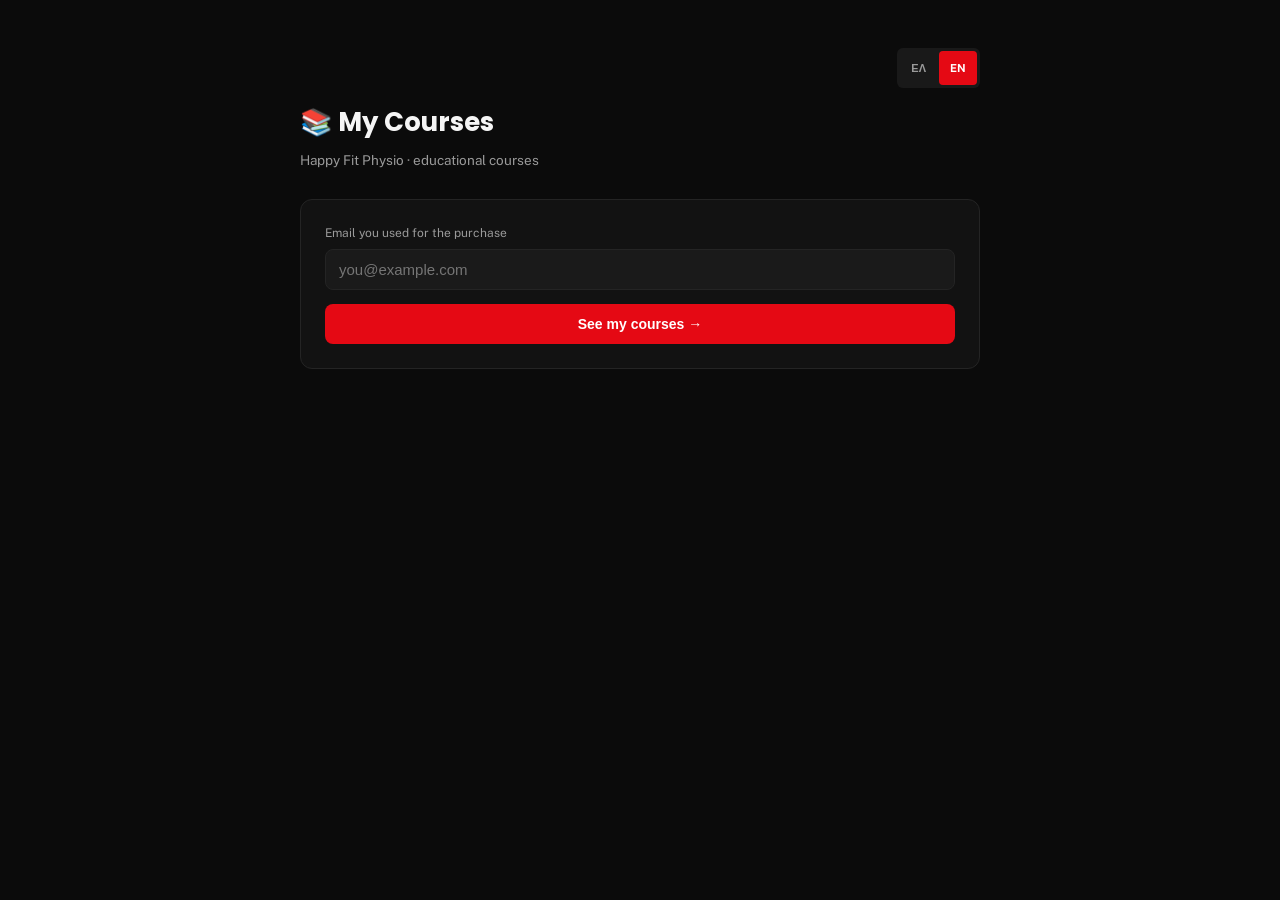
<file: courses.html>
<!DOCTYPE html>
<html lang="el">
<head>
<meta charset="UTF-8">
<meta name="viewport" content="width=device-width, initial-scale=1.0">
<title>Τα Μαθήματά μου · Happy Fit Physio</title>
<meta name="robots" content="noindex, nofollow">
<link rel="stylesheet" href="fonts/fonts.css">
<style>
  :root{
    --ink:#f5f5f5; --ink-soft:#9a9a9a; --bg:#0b0b0b; --panel:#121212; --line:#242424; --red:#e50914;
  }
  *,*::before,*::after{box-sizing:border-box; margin:0; padding:0;}
  body{background:var(--bg); color:var(--ink); font-family:'Public Sans',sans-serif; line-height:1.6; min-height:100vh;}
  .wrap{max-width:720px; margin:0 auto; padding:48px 20px 80px;}
  h1{font-family:'Poppins',sans-serif; font-size:26px; margin-bottom:6px;}
  .sub{color:var(--ink-soft); font-size:13.5px; margin-bottom:28px;}
  .card{background:var(--panel); border:1px solid var(--line); border-radius:12px; padding:24px;}
  .field label{display:block; font-size:12px; color:var(--ink-soft); margin-bottom:6px;}
  .field input{width:100%; padding:11px 13px; border-radius:8px; border:1px solid var(--line); background:#1a1a1a; color:#fff; font-size:15px; margin-bottom:14px;}
  .btn{display:inline-flex; align-items:center; justify-content:center; background:var(--red); color:#fff; border:none; border-radius:8px; padding:12px 20px; font-size:14px; font-weight:700; cursor:pointer; width:100%;}
  .btn:hover{background:#b8080f;}
  .courseCard{background:var(--panel); border:1px solid var(--line); border-radius:12px; padding:20px; margin-bottom:14px; cursor:pointer; transition:border-color .2s;}
  .courseCard:hover{border-color:var(--red);}
  .courseCard h3{font-size:16px; margin-bottom:4px;}
  .courseCard p{color:var(--ink-soft); font-size:12.5px;}
  .moduleBlock{margin-bottom:22px;}
  .moduleBlock h3{font-size:14px; color:var(--red); text-transform:uppercase; letter-spacing:.06em; margin-bottom:10px;}
  .lesson{background:var(--panel); border:1px solid var(--line); border-radius:10px; padding:16px 18px; margin-bottom:10px;}
  .lesson h4{font-size:14.5px; margin-bottom:8px;}
  .lesson p{font-size:13.5px; color:#ddd; line-height:1.7;}
  .lesson a{display:inline-block; margin-top:10px; color:var(--red); font-size:12.5px; text-decoration:none; font-weight:700;}
  .backLink{display:inline-block; margin-bottom:20px; color:var(--ink-soft); font-size:12.5px; text-decoration:none; cursor:pointer;}
  .backLink:hover{color:var(--ink);}
  .empty{color:var(--ink-soft); font-size:13px; text-align:center; padding:40px 0;}
  .langSwitch{display:flex; gap:2px; background:rgba(255,255,255,0.06); border-radius:6px; padding:3px; width:max-content; margin-left:auto; margin-bottom:14px;}
  .langSwitch button{background:transparent; border:none; color:var(--ink-soft); font-size:11px; font-weight:700; padding:7px 11px; min-height:34px; border-radius:4px; cursor:pointer; font-family:inherit;}
  .langSwitch button.active{background:var(--red); color:#fff;}
  .errorMsg{color:#ff6b6b; font-size:12.5px; margin-top:-6px; margin-bottom:14px; display:none;}
</style>
</head>
<body>
  <div class="wrap">
    <div class="langSwitch"><button class="langBtn active" data-lang="el" type="button">ΕΛ</button><button class="langBtn" data-lang="en" type="button">EN</button></div>
    <h1 id="hTitle">📚 Τα Μαθήματά μου</h1>
    <p class="sub" id="hSub">Happy Fit Physio · εκπαιδευτικά μαθήματα</p>

    <div id="emailView" class="card">
      <div class="field">
        <label id="emailLbl">Email που χρησιμοποίησες στην αγορά</label>
        <input type="email" id="emailInput" placeholder="you@example.com" required>
      </div>
      <div class="errorMsg" id="errorMsg"></div>
      <button class="btn" id="unlockBtn" type="button">Δες τα μαθήματά μου →</button>
    </div>

    <div id="listView" style="display:none;"></div>
    <div id="courseView" style="display:none;"></div>
  </div>

<script type="module">
  import { createClient } from './supabase.js';
  const supabase = createClient(
    'https://hxbpuamzisdldwbuumda.supabase.co',
    'sb_publishable_R0pcwjFyKcm-PPIkdm_wkw_7tgXtYoH'
  );

  const emailView = document.getElementById('emailView');
  const listView = document.getElementById('listView');
  const courseView = document.getElementById('courseView');
  const errorMsg = document.getElementById('errorMsg');

  const I18N = {
    el:{ title:'Τα Μαθήματά μου', sub:'Happy Fit Physio · εκπαιδευτικά μαθήματα', emailLabel:'Email που χρησιμοποίησες στην αγορά', unlock:'Δες τα μαθήματά μου →', checking:'Έλεγχος…',
      notFound:'Δεν βρέθηκε αγορά με αυτό το email. Έλεγξε το email ή επικοινώνησε μαζί μας.', changeEmail:'← Αλλαγή email', loading:'Φόρτωση…', back:'← Πίσω',
      noContent:'Δεν βρέθηκε ακόμα περιεχόμενο για αυτό το μάθημα.', explain:'Σου το εξηγώ ο ίδιος →', done:'Ολοκληρώθηκε' },
    en:{ title:'My Courses', sub:'Happy Fit Physio · educational courses', emailLabel:'Email you used for the purchase', unlock:'See my courses →', checking:'Checking…',
      notFound:'No purchase was found with this email. Check the email or contact us.', changeEmail:'← Change email', loading:'Loading…', back:'← Back',
      noContent:'No content has been added for this course yet.', explain:'I explain it myself →', done:'Completed' }
  };
  let LANG = 'el';
  try{ const l = localStorage.getItem('hfp_lang'); LANG = (l==='en'||l==='el') ? l : (/^el\b/i.test(navigator.language||'el') ? 'el' : 'en'); }catch(e){}
  const tr = k => I18N[LANG][k];
  function applyStatic(){
    document.documentElement.lang = LANG;
    document.title = tr('title') + ' · Happy Fit Physio';
    document.getElementById('hTitle').textContent = '📚 ' + tr('title');
    document.getElementById('hSub').textContent = tr('sub');
    document.getElementById('emailLbl').textContent = tr('emailLabel');
    document.getElementById('unlockBtn').textContent = tr('unlock');
    document.querySelectorAll('.langBtn').forEach(b=>b.classList.toggle('active', b.dataset.lang===LANG));
  }
  document.querySelectorAll('.langBtn').forEach(b=>b.addEventListener('click', ()=>{ LANG = b.dataset.lang; try{ localStorage.setItem('hfp_lang', LANG); }catch(e){} applyStatic(); }));
  let currentEmail = '';
  // Everything that comes from the database is escaped before it goes into the page, and links must be https.
  const esc = v => String(v ?? '').replace(/[&<>"']/g, c => ({'&':'&amp;','<':'&lt;','>':'&gt;','"':'&quot;',"'":'&#39;'}[c]));
  const safeUrl = u => /^https:\/\//i.test(String(u || '').trim()) ? String(u).trim() : '';

  applyStatic();
  document.getElementById('unlockBtn').addEventListener('click', unlock);
  document.getElementById('emailInput').addEventListener('keydown', e => { if(e.key==='Enter') unlock(); });

  async function unlock(){
    const email = document.getElementById('emailInput').value.trim();
    errorMsg.style.display = 'none';
    if(!email) return;
    const btn = document.getElementById('unlockBtn');
    btn.disabled = true; btn.textContent = tr('checking');
    const { data, error } = await supabase.rpc('list_my_enrollments', { p_email: email });
    btn.disabled = false; btn.textContent = tr('unlock');
    if(error || !data || !data.length){
      errorMsg.textContent = tr('notFound');
      errorMsg.style.display = 'block';
      return;
    }
    currentEmail = email;
    emailView.style.display = 'none';
    renderList(data);
  }

  function renderList(courses){
    listView.style.display = 'block';
    listView.innerHTML = `<a class="backLink" id="logoutLink">${tr('changeEmail')}</a>` + courses.map(c => `
      <div class="courseCard" data-id="${esc(c.course_id)}">
        <h3>${esc(c.title)}</h3>
        <p>${esc(c.subtitle || '')}</p>
      </div>`).join('');
    listView.querySelectorAll('.courseCard').forEach(el => el.addEventListener('click', () => openCourse(el.dataset.id, el.querySelector('h3').textContent)));
    document.getElementById('logoutLink').addEventListener('click', () => {
      listView.style.display = 'none'; emailView.style.display = 'block';
    });
  }

  async function openCourse(courseId, title){
    listView.style.display = 'none';
    courseView.style.display = 'block';
    courseView.innerHTML = `<p class="empty">${tr('loading')}</p>`;
    const { data, error } = await supabase.rpc('get_course_content', { p_email: currentEmail, p_course_id: courseId });
    if(error || !data || !data.length){
      courseView.innerHTML = `<a class="backLink" id="backLink">${tr('back')}</a><p class="empty">${tr('noContent')}</p>`;
      document.getElementById('backLink').addEventListener('click', backToList);
      return;
    }
    const modules = {};
    data.forEach(row => {
      if(!modules[row.module_title]) modules[row.module_title] = [];
      modules[row.module_title].push(row);
    });
    let html = `<a class="backLink" id="backLink">${tr('back')}</a><h1 style="font-size:20px; margin-bottom:20px;">${esc(title)}</h1>`;
    Object.entries(modules).forEach(([modTitle, lessons]) => {
      html += `<div class="moduleBlock"><h3>${esc(modTitle)}</h3>`;
      lessons.forEach(l => {
        html += `<div class="lesson" data-lesson="${encodeURIComponent(l.lesson_title)}"><h4>${esc(l.lesson_title)}</h4><p>${esc(l.lesson_content||'').replace(/\n/g,'<br>')}</p>${safeUrl(l.video_url) ? `<a href="${esc(safeUrl(l.video_url))}" target="_blank" rel="noopener noreferrer">🎥 ${tr('explain')}</a>` : ''}<div style="margin-top:10px;"><label style="display:flex; align-items:center; gap:6px; font-size:12.5px; color:var(--red); cursor:pointer;"><input type="checkbox" class="lessonDoneCheck" data-course="${esc(courseId)}" data-title="${esc(l.lesson_title)}"> ✓ ${tr('done')}</label></div></div>`;
      });
      html += `</div>`;
    });
    courseView.innerHTML = html;
    document.getElementById('backLink').addEventListener('click', backToList);

    const { data: doneRows } = await supabase.from('lesson_progress').select('lesson_title').eq('email', currentEmail).eq('course_id', courseId);
    const doneSet = new Set((doneRows||[]).map(r=>r.lesson_title));
    courseView.querySelectorAll('.lessonDoneCheck').forEach(cb => {
      if(doneSet.has(cb.dataset.title)) cb.checked = true;
      cb.addEventListener('change', async () => {
        if(cb.checked){
          await supabase.from('lesson_progress').upsert({ email: currentEmail, course_id: cb.dataset.course, lesson_title: cb.dataset.title }, { onConflict: 'email,course_id,lesson_title' });
        } else {
          await supabase.from('lesson_progress').delete().eq('email', currentEmail).eq('course_id', cb.dataset.course).eq('lesson_title', cb.dataset.title);
        }
      });
    });
  }

  async function backToList(){
    courseView.style.display = 'none';
    const { data } = await supabase.rpc('list_my_enrollments', { p_email: currentEmail });
    renderList(data || []);
    listView.style.display = 'block';
  }
</script>
</body>
</html>
</file>
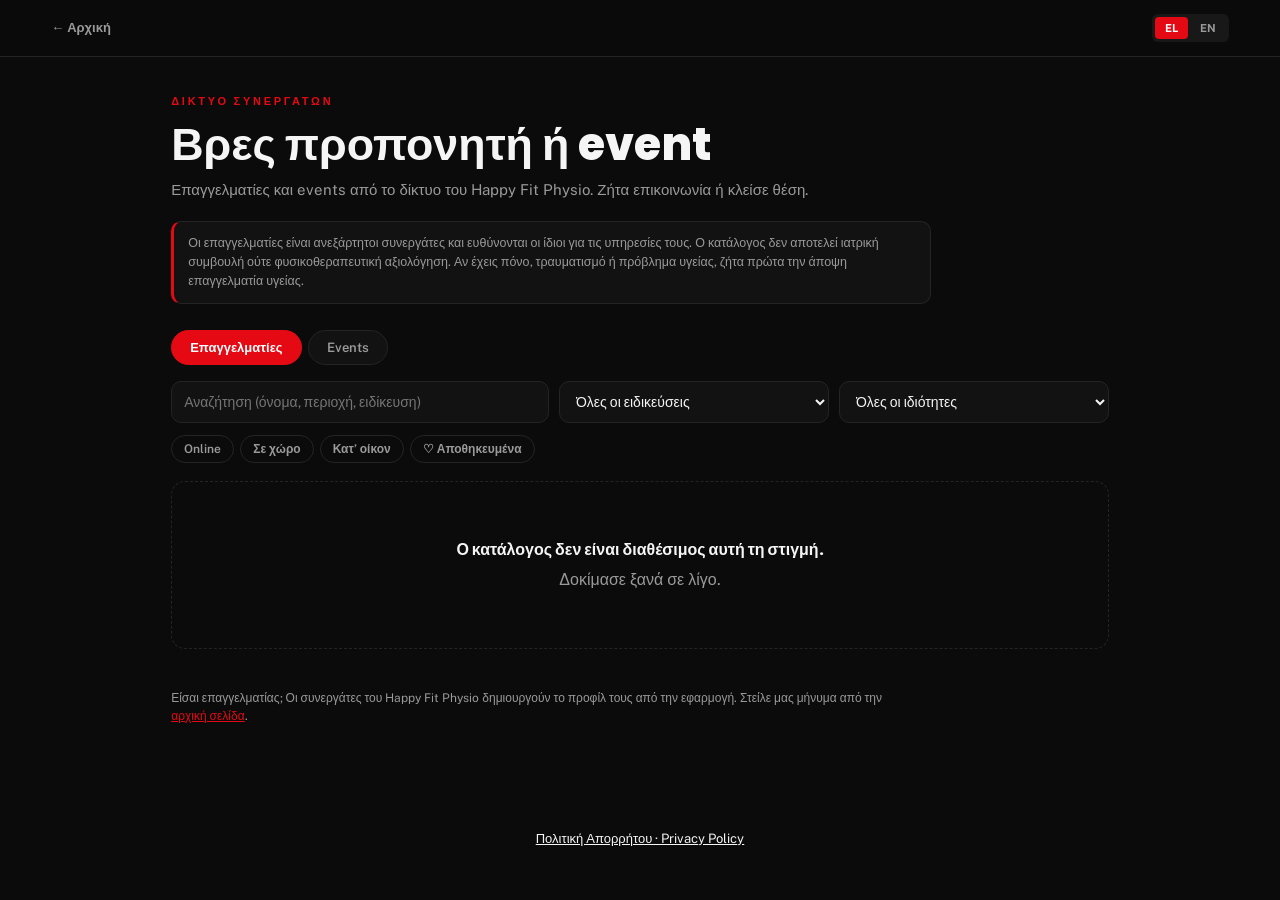
<file: directory.html>
<!DOCTYPE html>
<html lang="el">
<head>
  <meta charset="UTF-8" />
  <meta name="viewport" content="width=device-width, initial-scale=1.0" />
  <title>Βρες προπονητή ή event · Happy Fit Physio</title>
  <meta name="description" content="Κατάλογος επαγγελματιών και events από το δίκτυο συνεργατών του Happy Fit Physio. Ζήτα επικοινωνία ή κλείσε θέση σε event." />
  <link rel="stylesheet" href="fonts/fonts.css">
  <style>
    :root { --ink:#f5f5f5; --ink-soft:#9a9a9a; --bg:#0b0b0b; --panel:#121212; --panel2:#181818; --line:#242424; --red:#e50914; --ok:#3ecf8e; --danger:#ff4d4d; }
    *, *::before, *::after { box-sizing:border-box; margin:0; padding:0; }
    html { scroll-behavior:smooth; }
    body { background:var(--bg); color:var(--ink); font-family:'Public Sans',sans-serif; line-height:1.5; overflow-x:hidden; }
    h1,h2,h3 { font-family:'Poppins',sans-serif; font-weight:800; }
    a { color:inherit; }
    .top { display:flex; align-items:center; justify-content:space-between; gap:12px; padding:14px max(16px,4vw); border-bottom:1px solid var(--line); position:sticky; top:0; background:rgba(11,11,11,.92); backdrop-filter:blur(12px); -webkit-backdrop-filter:blur(12px); z-index:20; }
    .back { text-decoration:none; font-size:13px; font-weight:700; color:var(--ink-soft); }
    .back:hover { color:#fff; }
    .langSwitch { display:flex; gap:2px; background:rgba(255,255,255,.06); border-radius:6px; padding:3px; }
    .langSwitch button { background:transparent; border:none; color:var(--ink-soft); font-size:11px; font-weight:700; padding:5px 10px; border-radius:4px; cursor:pointer; font-family:inherit; }
    .langSwitch button.active { background:var(--red); color:#fff; }
    main { max-width:1040px; margin:0 auto; padding:36px max(16px,4vw) 80px; }
    .label { font-size:11px; letter-spacing:.25em; text-transform:uppercase; color:var(--red); font-weight:700; margin-bottom:10px; }
    h1 { font-size:clamp(1.8rem,5vw,2.8rem); line-height:1.1; margin-bottom:10px; }
    .lead { color:var(--ink-soft); max-width:640px; font-size:15px; margin-bottom:20px; }
    .notice { background:var(--panel); border:1px solid var(--line); border-left:3px solid var(--red); border-radius:10px; padding:12px 14px; font-size:12.5px; color:var(--ink-soft); margin-bottom:26px; max-width:760px; }
    .tabs { display:flex; gap:6px; margin-bottom:16px; flex-wrap:wrap; }
    .tab { background:var(--panel); border:1px solid var(--line); color:var(--ink-soft); padding:9px 18px; border-radius:999px; font:600 13px 'Public Sans',sans-serif; cursor:pointer; transition:background .2s,color .2s,border-color .2s; }
    .tab:hover { color:#fff; }
    .tab.active { background:var(--red); border-color:var(--red); color:#fff; }
    .filters { display:grid; grid-template-columns:1.4fr 1fr 1fr; gap:10px; margin-bottom:12px; }
    @media (max-width:720px){ .filters { grid-template-columns:1fr; } }
    input, select, textarea { width:100%; background:var(--panel); border:1px solid var(--line); color:var(--ink); border-radius:10px; padding:11px 12px; font:400 14px 'Public Sans',sans-serif; }
    input:focus, select:focus, textarea:focus { outline:2px solid var(--red); outline-offset:1px; border-color:transparent; }
    textarea { resize:vertical; min-height:80px; }
    .chips { display:flex; gap:6px; flex-wrap:wrap; margin-bottom:18px; align-items:center; }
    .chip { background:transparent; border:1px solid var(--line); color:var(--ink-soft); padding:6px 12px; border-radius:999px; font:600 12px 'Public Sans',sans-serif; cursor:pointer; }
    .chip.on { border-color:var(--red); color:#fff; background:rgba(229,9,20,.16); }
    .count { color:var(--ink-soft); font-size:12px; margin-bottom:12px; }
    .grid { display:grid; grid-template-columns:repeat(auto-fill,minmax(300px,1fr)); gap:14px; }
    .card { background:var(--panel); border:1px solid var(--line); border-radius:14px; padding:20px; display:flex; flex-direction:column; gap:10px; transition:transform .25s cubic-bezier(.2,.8,.2,1), border-color .2s; }
    @media (hover:hover) { .card:hover { transform:translateY(-2px); border-color:#3a3a3a; } }
    .head { display:flex; gap:12px; align-items:center; }
    .avatar { width:52px; height:52px; border-radius:50%; background:var(--panel2); border:1px solid var(--line); display:flex; align-items:center; justify-content:center; font:800 17px 'Poppins',sans-serif; color:var(--red); overflow:hidden; flex-shrink:0; }
    .avatar img { width:100%; height:100%; object-fit:cover; }
    .name { font:800 16px 'Poppins',sans-serif; line-height:1.2; }
    .role { font-size:12px; color:var(--ink-soft); }
    .badge { display:inline-block; font-size:10.5px; font-weight:700; padding:3px 8px; border-radius:999px; letter-spacing:.02em; }
    .badge.ver { background:rgba(62,207,142,.14); color:var(--ok); }
    .badge.new { background:rgba(229,9,20,.18); color:#ff6b72; }
    .badge.free { background:rgba(62,207,142,.14); color:var(--ok); }
    .headline { font-size:14px; }
    .bio { font-size:13px; color:var(--ink-soft); display:-webkit-box; -webkit-line-clamp:3; -webkit-box-orient:vertical; overflow:hidden; }
    .tags { display:flex; gap:5px; flex-wrap:wrap; }
    .tag { font-size:11px; background:var(--panel2); border:1px solid var(--line); color:var(--ink-soft); border-radius:6px; padding:2px 8px; }
    .meta { font-size:12.5px; color:var(--ink-soft); display:flex; gap:12px; flex-wrap:wrap; }
    .actions { display:flex; gap:8px; margin-top:auto; padding-top:6px; }
    .btn { background:var(--red); color:#fff; border:none; border-radius:10px; padding:10px 16px; font:700 13px 'Public Sans',sans-serif; cursor:pointer; flex:1; transition:transform .15s, filter .2s; }
    .btn:hover { filter:brightness(1.1); }
    .btn:active { transform:scale(.97); }
    .btn:disabled { opacity:.5; cursor:not-allowed; }
    .btn.ghost { background:transparent; border:1px solid var(--line); color:var(--ink); flex:0 0 auto; }
    .heart { background:transparent; border:1px solid var(--line); color:var(--ink-soft); width:42px; border-radius:10px; cursor:pointer; font-size:16px; flex:0 0 auto; }
    .heart.on { color:var(--red); border-color:var(--red); }
    .when { font:500 12px 'IBM Plex Mono',monospace; color:var(--red); }
    .empty { text-align:center; color:var(--ink-soft); padding:56px 16px; border:1px dashed var(--line); border-radius:14px; }
    .empty h3 { color:var(--ink); margin-bottom:6px; font-size:16px; }
    .modal { position:fixed; inset:0; background:rgba(0,0,0,.7); display:none; align-items:center; justify-content:center; padding:16px; z-index:50; }
    .modal.open { display:flex; }
    .box { background:var(--panel); border:1px solid var(--line); border-radius:16px; padding:24px; width:100%; max-width:460px; max-height:92vh; overflow:auto; position:relative; }
    .box h2 { font-size:18px; margin-bottom:4px; }
    .box .sub { color:var(--ink-soft); font-size:13px; margin-bottom:14px; }
    .x { position:absolute; top:10px; right:12px; background:none; border:none; color:var(--ink-soft); font-size:24px; cursor:pointer; line-height:1; }
    .field { margin-bottom:12px; }
    .field label { display:block; font-size:12px; color:var(--ink-soft); margin-bottom:5px; font-weight:600; }
    .check { display:flex; gap:8px; align-items:flex-start; font-size:12px; color:var(--ink-soft); margin-bottom:10px; }
    .check input { width:auto; margin-top:2px; }
    .err { color:var(--danger); font-size:12.5px; margin:6px 0; }
    .ok { color:var(--ok); font-size:14px; padding:14px 0; }
    .hp { position:absolute; left:-9999px; width:1px; height:1px; opacity:0; }
    .foot { margin-top:40px; font-size:12px; color:var(--ink-soft); max-width:720px; }
    .foot a { color:var(--red); }
    @media (prefers-reduced-motion:reduce) { *, *::before, *::after { transition:none !important; animation:none !important; scroll-behavior:auto !important; } }
  </style>
</head>
<body>
  <div class="top">
    <a class="back" href="index.html" id="backLink"></a>
    <div class="langSwitch"><button class="langBtn" data-lang="el">EL</button><button class="langBtn" data-lang="en">EN</button></div>
  </div>
  <main>
    <div class="label" id="tLabel"></div>
    <h1 id="tTitle"></h1>
    <p class="lead" id="tLead"></p>
    <div class="notice" id="tNotice"></div>

    <div class="tabs" role="tablist">
      <button class="tab active" role="tab" data-tab="coaches" id="tabCoaches"></button>
      <button class="tab" role="tab" data-tab="events" id="tabEvents"></button>
    </div>
    <div class="filters" id="filters">
      <input type="search" id="q" autocomplete="off">
      <select id="fSpec"></select>
      <select id="fProf"></select>
    </div>
    <div class="chips" id="chips"></div>
    <div class="count" id="count" aria-live="polite"></div>
    <div id="list"></div>

    <div class="foot" id="foot"></div>
  </main>
  <p style="text-align:center; font-size:13px; margin:24px 16px 32px;"><a href="index.html#privacy" style="color:inherit; text-decoration:underline;">Πολιτική Απορρήτου · Privacy Policy</a></p>

  <div class="modal" id="modal" role="dialog" aria-modal="true"><div class="box" id="box"></div></div>

  <script type="module">
    import { createClient } from './supabase.js';
    const supabase = createClient('https://hxbpuamzisdldwbuumda.supabase.co', 'sb_publishable_R0pcwjFyKcm-PPIkdm_wkw_7tgXtYoH');

    const esc = v => String(v ?? '').replace(/[&<>"']/g, c => ({'&':'&amp;','<':'&lt;','>':'&gt;','"':'&quot;',"'":'&#39;'}[c]));
    const safeUrl = u => /^https:\/\//i.test(String(u || '').trim()) ? String(u).trim() : '';

    const STR = {
      el: {
        back:'← Αρχική', label:'Δίκτυο συνεργατών', title:'Βρες προπονητή ή event',
        lead:'Επαγγελματίες και events από το δίκτυο του Happy Fit Physio. Ζήτα επικοινωνία ή κλείσε θέση.',
        notice:'Οι επαγγελματίες είναι ανεξάρτητοι συνεργάτες και ευθύνονται οι ίδιοι για τις υπηρεσίες τους. Ο κατάλογος δεν αποτελεί ιατρική συμβουλή ούτε φυσικοθεραπευτική αξιολόγηση. Αν έχεις πόνο, τραυματισμό ή πρόβλημα υγείας, ζήτα πρώτα την άποψη επαγγελματία υγείας.',
        coaches:'Επαγγελματίες', events:'Events', search:'Αναζήτηση (όνομα, περιοχή, ειδίκευση)', allSpec:'Όλες οι ειδικεύσεις', allProf:'Όλες οι ιδιότητες',
        physio:'Φυσικοθεραπευτής', physioDecl:'Φυσικοθεραπευτής (δήλωση του επαγγελματία)', trainer:'Προπονητής', other:'Επαγγελματίας άθλησης',
        verified:'Έλεγχος τίτλου', isNew:'Νέος', online:'Online', studio:'Σε χώρο', home:'Κατ’ οίκον', outdoor:'Σε εξωτερικό χώρο',
        from:'από', free:'Δωρεάν', perSession:'/ συνεδρία', saved:'♡ Αποθηκευμένα', request:'Ζήτα επικοινωνία', signup:'Κλείσε θέση', full:'Πλήρες',
        spots:'θέσεις', spotLeft:'θέση', level:'Επίπεδο', count1:'αποτέλεσμα', countN:'αποτελέσματα',
        emptyC:'Δεν υπάρχουν ακόμα επαγγελματίες που να ταιριάζουν.', emptyCs:'Δοκίμασε να αλλάξεις τα φίλτρα. Νέοι επαγγελματίες προστίθενται συνεχώς.',
        emptyE:'Δεν υπάρχουν προγραμματισμένα events αυτή τη στιγμή.', emptyEs:'Έλεγξε ξανά σύντομα.',
        unavailable:'Ο κατάλογος δεν είναι διαθέσιμος αυτή τη στιγμή.', unavailableS:'Δοκίμασε ξανά σε λίγο.',
        reqTitle:'Επικοινωνία με', reqSub:'Θα λάβει τα στοιχεία σου και θα επικοινωνήσει μαζί σου. Δεν υπάρχει δέσμευση.',
        name:'Ονοματεπώνυμο', email:'Email', phone:'Τηλέφωνο (προαιρετικό)', message:'Μήνυμα (στόχος, ειδικές ανάγκες, διαθεσιμότητα)',
        consentReq:'Συναινώ να κοινοποιηθούν το όνομα, το email και το μήνυμά μου στον συγκεκριμένο επαγγελματία, ώστε να επικοινωνήσει μαζί μου. Μπορώ να ζητήσω διαγραφή οποιαδήποτε στιγμή.',
        consentEv:'Συναινώ να κοινοποιηθούν τα στοιχεία μου στον διοργανωτή για τη συμμετοχή μου στο event.',
        healthEv:'Κατανοώ ότι το event δεν αποτελεί ιατρική ή φυσικοθεραπευτική υπηρεσία και συμμετέχω με δική μου ευθύνη. Αν έχω πρόβλημα υγείας, θα ενημερώσω τον διοργανωτή και θα συμβουλευτώ ειδικό.',
        send:'Αποστολή', sending:'Αποστολή…', close:'Κλείσιμο',
        okReq:'Το αίτημά σου στάλθηκε. Ο επαγγελματίας θα επικοινωνήσει μαζί σου.', okEv:'Η θέση σου κλείστηκε. Ο διοργανωτής θα έχει τα στοιχεία σου. Η πληρωμή, αν υπάρχει, γίνεται απευθείας μαζί του.',
        evTitle:'Εγγραφή στο event', payNote:'Η πληρωμή, αν υπάρχει, γίνεται απευθείας με τον διοργανωτή.',
        eFull:'Το event γέμισε.', eDup:'Έχεις ήδη κλείσει θέση με αυτό το email.', eMany:'Πολλά αιτήματα. Δοκίμασε ξανά σε λίγο.', eGone:'Το event δεν είναι πλέον διαθέσιμο.',
        eGeneric:'Κάτι πήγε στραβά. Δοκίμασε ξανά.', eFields:'Συμπλήρωσε όνομα και έγκυρο email, και τσέκαρε τις συναινέσεις.',
        foot:'Είσαι επαγγελματίας; Οι συνεργάτες του Happy Fit Physio δημιουργούν το προφίλ τους από την εφαρμογή. Στείλε μας μήνυμα από την <a href="index.html#lead">αρχική σελίδα</a>.',
        by:'από',
      },
      en: {
        back:'← Home', label:'Partner network', title:'Find a coach or event',
        lead:'Professionals and events from the Happy Fit Physio network. Request contact or book a spot.',
        notice:'Professionals are independent partners and are responsible for their own services. This directory is not medical advice or a physiotherapy assessment. If you have pain, an injury or a health condition, ask a healthcare professional first.',
        coaches:'Professionals', events:'Events', search:'Search (name, area, specialty)', allSpec:'All specialties', allProf:'All roles',
        physio:'Physiotherapist', physioDecl:'Physiotherapist (self-declared)', trainer:'Coach', other:'Sports professional',
        verified:'Credential checked', isNew:'New', online:'Online', studio:'On site', home:'At home', outdoor:'Outdoors',
        from:'from', free:'Free', perSession:'/ session', saved:'♡ Saved', request:'Request contact', signup:'Book a spot', full:'Full',
        spots:'spots', spotLeft:'spot', level:'Level', count1:'result', countN:'results',
        emptyC:'No professionals match yet.', emptyCs:'Try changing the filters. New professionals are added regularly.',
        emptyE:'No events scheduled right now.', emptyEs:'Check back soon.',
        unavailable:'The directory is not available right now.', unavailableS:'Please try again shortly.',
        reqTitle:'Contact', reqSub:'They will receive your details and get in touch. No commitment.',
        name:'Full name', email:'Email', phone:'Phone (optional)', message:'Message (goal, special needs, availability)',
        consentReq:'I consent to my name, email and message being shared with this professional so they can contact me. I can ask for deletion at any time.',
        consentEv:'I consent to my details being shared with the organizer for my participation in the event.',
        healthEv:'I understand the event is not a medical or physiotherapy service and I take part at my own responsibility. If I have a health condition I will tell the organizer and consult a professional.',
        send:'Send', sending:'Sending…', close:'Close',
        okReq:'Your request was sent. The professional will contact you.', okEv:'Your spot is booked. The organizer has your details. Payment, if any, is made directly with them.',
        evTitle:'Event sign-up', payNote:'Payment, if any, is made directly with the organizer.',
        eFull:'This event is full.', eDup:'You already booked with this email.', eMany:'Too many requests. Please try again shortly.', eGone:'This event is no longer available.',
        eGeneric:'Something went wrong. Please try again.', eFields:'Enter your name and a valid email, and tick the consents.',
        foot:'Are you a professional? Happy Fit Physio partners create their profile from the app. Send us a message from the <a href="index.html#lead">home page</a>.',
        by:'by',
      },
    };
    let lang = 'el';
    try{ if(localStorage.getItem('hfp_lang')==='en') lang = 'en'; }catch(e){}
    const T = k => (STR[lang][k] ?? STR.el[k] ?? k);

    const state = { tab:'coaches', coaches:[], events:[], loaded:false, failed:false, q:'', spec:'', prof:'', formats:new Set(), savedOnly:false, saved:new Set() };
    try{ JSON.parse(localStorage.getItem('hfp_dir_saved')||'[]').forEach(id=>state.saved.add(id)); }catch(e){}
    const persistSaved = () => { try{ localStorage.setItem('hfp_dir_saved', JSON.stringify([...state.saved])); }catch(e){} };

    const $ = id => document.getElementById(id);
    const initials = n => String(n||'?').trim().split(/\s+/).slice(0,2).map(s=>s[0]||'').join('').toUpperCase();
    const fmtDate = iso => new Date(iso).toLocaleString(lang==='el'?'el-GR':'en-GB', { weekday:'short', day:'numeric', month:'short', hour:'2-digit', minute:'2-digit' });
    const euro = n => new Intl.NumberFormat(lang==='el'?'el-GR':'en-GB',{style:'currency',currency:'EUR',maximumFractionDigits:0}).format(n);
    const profLabel = c => c.profession==='physio' ? (c.credential_verified ? T('physio') : T('physioDecl')) : T(c.profession==='trainer'?'trainer':'other');
    const isNew = c => c.approved_at && (Date.now() - new Date(c.approved_at).getTime()) < 30*86400000;
    const norm = s => String(s||'').toLowerCase().normalize('NFD').replace(/[̀-ͯ]/g,'');

    function paintStatic(){
      document.documentElement.lang = lang;
      $('backLink').textContent = T('back'); $('tLabel').textContent = T('label'); $('tTitle').textContent = T('title');
      $('tLead').textContent = T('lead'); $('tNotice').textContent = T('notice');
      $('tabCoaches').textContent = T('coaches'); $('tabEvents').textContent = T('events');
      $('q').placeholder = T('search'); $('q').setAttribute('aria-label', T('search'));
      $('foot').innerHTML = T('foot');
      document.querySelectorAll('.langBtn').forEach(b=>b.classList.toggle('active', b.dataset.lang===lang));
      paintFilters();
    }

    function paintFilters(){
      const specs = [...new Set(state.coaches.flatMap(c=>c.specialties||[]))].sort((a,b)=>a.localeCompare(b,'el'));
      $('fSpec').innerHTML = `<option value="">${esc(T('allSpec'))}</option>` + specs.map(s=>`<option value="${esc(s)}"${state.spec===s?' selected':''}>${esc(s)}</option>`).join('');
      $('fProf').innerHTML = `<option value="">${esc(T('allProf'))}</option>` + ['physio','trainer','other'].map(p=>`<option value="${p}"${state.prof===p?' selected':''}>${esc(T(p))}</option>`).join('');
      const fm = ['online','studio','home']; if(state.tab==='events') fm.push('outdoor');
      $('chips').innerHTML = fm.map(f=>`<button class="chip${state.formats.has(f)?' on':''}" data-f="${f}" aria-pressed="${state.formats.has(f)}">${esc(T(f))}</button>`).join('')
        + (state.tab==='coaches' ? `<button class="chip${state.savedOnly?' on':''}" id="savedChip" aria-pressed="${state.savedOnly}">${esc(T('saved'))}</button>` : '');
      $('fSpec').style.display = $('fProf').style.display = state.tab==='coaches' ? '' : 'none';
      $('filters').style.gridTemplateColumns = state.tab==='coaches' ? '' : '1fr';
    }

    function filteredCoaches(){
      const q = norm(state.q);
      return state.coaches.filter(c=>{
        if(state.savedOnly && !state.saved.has(c.id)) return false;
        if(state.spec && !(c.specialties||[]).includes(state.spec)) return false;
        if(state.prof && c.profession!==state.prof) return false;
        if(state.formats.size && ![...state.formats].some(f=>(c.formats||[]).includes(f))) return false;
        if(q && !norm([c.display_name,c.headline,c.area,(c.specialties||[]).join(' ')].join(' ')).includes(q)) return false;
        return true;
      });
    }
    function filteredEvents(){
      const q = norm(state.q);
      return state.events.filter(e=>{
        if(state.formats.size && !state.formats.has(e.format)) return false;
        if(q && !norm([e.title,e.coach_name,e.location,e.level].join(' ')).includes(q)) return false;
        return true;
      });
    }

    function empty(t, s){ return `<div class="empty"><h3>${esc(t)}</h3><p>${esc(s)}</p></div>`; }

    function render(){
      const list = $('list');
      if(!state.loaded){ list.innerHTML = `<div class="empty"><p>…</p></div>`; $('count').textContent=''; return; }
      if(state.failed){ list.innerHTML = empty(T('unavailable'), T('unavailableS')); $('count').textContent=''; return; }
      if(state.tab==='coaches'){
        const rows = filteredCoaches();
        $('count').textContent = `${rows.length} ${rows.length===1?T('count1'):T('countN')}`;
        list.innerHTML = rows.length ? `<div class="grid">${rows.map(coachCard).join('')}</div>` : empty(T('emptyC'), T('emptyCs'));
        list.querySelectorAll('img[data-avatar]').forEach(img=>img.addEventListener('error',()=>{ img.parentElement.textContent = img.dataset.init; }, { once:true }));
      } else {
        const rows = filteredEvents();
        $('count').textContent = `${rows.length} ${rows.length===1?T('count1'):T('countN')}`;
        list.innerHTML = rows.length ? `<div class="grid">${rows.map(eventCard).join('')}</div>` : empty(T('emptyE'), T('emptyEs'));
      }
    }

    function coachCard(c){
      const photo = safeUrl(c.photo_url);
      const fm = (c.formats||[]).map(f=>T(f)).join(' · ');
      return `<article class="card">
        <div class="head">
          <div class="avatar">${photo ? `<img src="${esc(photo)}" alt="" loading="lazy" data-avatar data-init="${esc(initials(c.display_name))}">` : esc(initials(c.display_name))}</div>
          <div><div class="name">${esc(c.display_name)}</div><div class="role">${esc(profLabel(c))}</div></div>
        </div>
        <div>${c.credential_verified ? `<span class="badge ver">✓ ${esc(T('verified'))}</span> ` : ''}${isNew(c) ? `<span class="badge new">${esc(T('isNew'))}</span>` : ''}</div>
        ${c.headline ? `<div class="headline">${esc(c.headline)}</div>` : ''}
        ${c.bio ? `<p class="bio">${esc(c.bio)}</p>` : ''}
        ${(state.testi||[]).filter(x=>x.coach_id===c.id).slice(0,2).map(x=>`<blockquote class="bio" style="border-left:2px solid var(--line); padding-left:10px; margin:6px 0;">«${esc(x.quote)}» <span class="role">· ${esc(x.display_name)}</span></blockquote>`).join('')}
        ${(c.specialties||[]).length ? `<div class="tags">${c.specialties.map(s=>`<span class="tag">${esc(s)}</span>`).join('')}</div>` : ''}
        <div class="meta">${c.area ? `<span>📍 ${esc(c.area)}</span>` : ''}${fm ? `<span>${esc(fm)}</span>` : ''}${c.price_from!=null ? `<span>${esc(T('from'))} ${esc(euro(c.price_from))} ${esc(T('perSession'))}</span>` : ''}</div>
        <div class="actions">
          <button class="btn" data-req="${esc(c.id)}">${esc(T('request'))}</button>
          <button class="heart${state.saved.has(c.id)?' on':''}" data-save="${esc(c.id)}" aria-label="${esc(T('saved'))}" aria-pressed="${state.saved.has(c.id)}">${state.saved.has(c.id)?'♥':'♡'}</button>
        </div>
      </article>`;
    }

    function eventCard(e){
      const left = Number(e.spots_left) || 0;
      return `<article class="card">
        <div class="when">${esc(fmtDate(e.starts_at))}</div>
        <div class="name">${esc(e.title)}</div>
        <div class="role">${esc(T('by'))} ${esc(e.coach_name)}</div>
        ${e.description ? `<p class="bio">${esc(e.description)}</p>` : ''}
        <div class="meta"><span>${esc(T(e.format))}</span>${e.location ? `<span>📍 ${esc(e.location)}</span>` : ''}${e.level ? `<span>${esc(T('level'))}: ${esc(e.level)}</span>` : ''}</div>
        <div>${e.price==null || Number(e.price)===0 ? `<span class="badge free">${esc(T('free'))}</span>` : `<strong>${esc(euro(e.price))}</strong>`} <span class="role">· ${left} ${esc(left===1?T('spotLeft'):T('spots'))}</span></div>
        <div class="actions"><button class="btn" data-ev="${esc(e.id)}" ${left<=0?'disabled':''}>${esc(left<=0?T('full'):T('signup'))}</button></div>
      </article>`;
    }

    // ---------- modal ----------
    const modal = $('modal'), box = $('box');
    let lastFocus = null;
    function openModal(html){ lastFocus = document.activeElement; box.innerHTML = `<button class="x" aria-label="${esc(T('close'))}" id="mx">&times;</button>` + html; modal.classList.add('open'); $('mx').addEventListener('click', closeModal); const f = box.querySelector('input,textarea,button.btn'); if(f) f.focus(); }
    function closeModal(){ modal.classList.remove('open'); box.innerHTML=''; if(lastFocus && lastFocus.focus) lastFocus.focus(); }
    modal.addEventListener('click', e=>{ if(e.target===modal) closeModal(); });
    document.addEventListener('keydown', e=>{ if(e.key==='Escape' && modal.classList.contains('open')) closeModal(); });

    const validEmail = s => /^[^@\s]+@[^@\s]+\.[^@\s]+$/.test(s);
    function mapError(msg){
      const m = String(msg||'');
      if(/full/i.test(m)) return T('eFull');
      if(/already/i.test(m)) return T('eDup');
      if(/too many/i.test(m)) return T('eMany');
      if(/not available/i.test(m)) return T('eGone');
      return T('eGeneric');
    }

    function openRequest(id){
      const c = state.coaches.find(x=>x.id===id); if(!c) return;
      openModal(`<h2>${esc(T('reqTitle'))} ${esc(c.display_name)}</h2><p class="sub">${esc(T('reqSub'))}</p>
        <form id="f" novalidate>
          <input class="hp" id="hp" tabindex="-1" autocomplete="off" aria-hidden="true">
          <div class="field"><label for="fn">${esc(T('name'))}</label><input id="fn" maxlength="80" required autocomplete="name"></div>
          <div class="field"><label for="fe">${esc(T('email'))}</label><input id="fe" type="email" maxlength="120" required autocomplete="email"></div>
          <div class="field"><label for="fp">${esc(T('phone'))}</label><input id="fp" maxlength="30" autocomplete="tel"></div>
          <div class="field"><label for="fm">${esc(T('message'))}</label><textarea id="fm" maxlength="600"></textarea></div>
          <label class="check"><input type="checkbox" id="fc"><span>${esc(T('consentReq'))}</span></label>
          <div class="err" id="fer" role="alert"></div>
          <button class="btn" type="submit" id="fs" style="width:100%">${esc(T('send'))}</button>
        </form>`);
      $('f').addEventListener('submit', async ev=>{
        ev.preventDefault();
        const name = $('fn').value.trim(), email = $('fe').value.trim();
        if($('hp').value){ box.innerHTML = `<div class="ok">${esc(T('okReq'))}</div>`; return; }
        if(name.length<2 || !validEmail(email) || !$('fc').checked){ $('fer').textContent = T('eFields'); return; }
        $('fs').disabled = true; $('fs').textContent = T('sending'); $('fer').textContent = '';
        const { error } = await supabase.rpc('submit_directory_request', { p_coach_id:id, p_name:name, p_email:email, p_phone:$('fp').value.trim(), p_message:$('fm').value.trim(), p_consent:true });
        if(error){ $('fer').textContent = mapError(error.message); $('fs').disabled=false; $('fs').textContent=T('send'); return; }
        box.innerHTML = `<button class="x" aria-label="${esc(T('close'))}" id="mx2">&times;</button><div class="ok">${esc(T('okReq'))}</div><button class="btn" id="mc">${esc(T('close'))}</button>`;
        $('mx2').addEventListener('click', closeModal); $('mc').addEventListener('click', closeModal);
      });
    }

    function openSignup(id){
      const e = state.events.find(x=>x.id===id); if(!e) return;
      openModal(`<h2>${esc(T('evTitle'))}</h2><p class="sub">${esc(e.title)} · ${esc(fmtDate(e.starts_at))}<br>${esc(T('payNote'))}</p>
        <form id="f" novalidate>
          <div class="field"><label for="fn">${esc(T('name'))}</label><input id="fn" maxlength="80" required autocomplete="name"></div>
          <div class="field"><label for="fe">${esc(T('email'))}</label><input id="fe" type="email" maxlength="120" required autocomplete="email"></div>
          <div class="field"><label for="fp">${esc(T('phone'))}</label><input id="fp" maxlength="30" autocomplete="tel"></div>
          <label class="check"><input type="checkbox" id="fc"><span>${esc(T('consentEv'))}</span></label>
          <label class="check"><input type="checkbox" id="fh"><span>${esc(T('healthEv'))}</span></label>
          <div class="err" id="fer" role="alert"></div>
          <button class="btn" type="submit" id="fs" style="width:100%">${esc(T('signup'))}</button>
        </form>`);
      $('f').addEventListener('submit', async ev=>{
        ev.preventDefault();
        const name = $('fn').value.trim(), email = $('fe').value.trim();
        if(name.length<2 || !validEmail(email) || !$('fc').checked || !$('fh').checked){ $('fer').textContent = T('eFields'); return; }
        $('fs').disabled = true; $('fs').textContent = T('sending'); $('fer').textContent = '';
        const { data, error } = await supabase.rpc('signup_event', { p_event_id:id, p_name:name, p_email:email, p_phone:$('fp').value.trim(), p_consent:true });
        if(error){ $('fer').textContent = mapError(error.message); $('fs').disabled=false; $('fs').textContent=T('signup'); return; }
        if(data && typeof data.spots_left==='number') e.spots_left = data.spots_left;
        box.innerHTML = `<button class="x" aria-label="${esc(T('close'))}" id="mx2">&times;</button><div class="ok">${esc(T('okEv'))}</div><button class="btn" id="mc">${esc(T('close'))}</button>`;
        $('mx2').addEventListener('click', ()=>{ closeModal(); render(); }); $('mc').addEventListener('click', ()=>{ closeModal(); render(); });
      });
    }

    // ---------- events wiring ----------
    document.querySelectorAll('.tab').forEach(b=>b.addEventListener('click', ()=>{
      state.tab = b.dataset.tab; state.formats.clear(); state.savedOnly = false;
      document.querySelectorAll('.tab').forEach(x=>{ x.classList.toggle('active', x===b); x.setAttribute('aria-selected', x===b); });
      paintFilters(); render();
    }));
    $('q').addEventListener('input', e=>{ state.q = e.target.value; render(); });
    $('fSpec').addEventListener('change', e=>{ state.spec = e.target.value; render(); });
    $('fProf').addEventListener('change', e=>{ state.prof = e.target.value; render(); });
    $('chips').addEventListener('click', e=>{
      const b = e.target.closest('button'); if(!b) return;
      if(b.id==='savedChip'){ state.savedOnly = !state.savedOnly; }
      else if(b.dataset.f){ state.formats.has(b.dataset.f) ? state.formats.delete(b.dataset.f) : state.formats.add(b.dataset.f); }
      paintFilters(); render();
    });
    $('list').addEventListener('click', e=>{
      const r = e.target.closest('[data-req]'); if(r) return openRequest(r.dataset.req);
      const v = e.target.closest('[data-ev]'); if(v) return openSignup(v.dataset.ev);
      const s = e.target.closest('[data-save]'); if(s){
        const id = s.dataset.save; state.saved.has(id) ? state.saved.delete(id) : state.saved.add(id); persistSaved();
        s.classList.toggle('on', state.saved.has(id)); s.textContent = state.saved.has(id) ? '♥' : '♡'; s.setAttribute('aria-pressed', state.saved.has(id));
        if(state.savedOnly) render();
      }
    });
    document.querySelectorAll('.langBtn').forEach(b=>b.addEventListener('click', ()=>{
      lang = b.dataset.lang; try{ localStorage.setItem('hfp_lang', lang); }catch(e){}
      paintStatic(); render();
    }));

    paintStatic(); render();
    (async()=>{
      try{
        const [c, ev, ts] = await Promise.all([ supabase.rpc('list_public_listings'), supabase.rpc('list_public_events'), supabase.rpc('list_public_testimonials') ]);
        if(c.error || ev.error) throw (c.error || ev.error);
        state.testi = (!ts.error && Array.isArray(ts.data)) ? ts.data : [];
        state.coaches = Array.isArray(c.data) ? c.data : []; state.events = Array.isArray(ev.data) ? ev.data : [];
      }catch(err){ state.failed = true; console.error(err); }
      state.loaded = true; paintFilters(); render();
    })();
  </script>
<style>
.ic{display:inline-flex; align-items:center; vertical-align:-0.2em; line-height:1;}
.ic svg{width:1.12em; height:1.12em; flex-shrink:0;}
.ic.icDot svg{width:.8em; height:.8em;}
</style>
<script>
// ── Line icons (same style as the website icons): replace emoji for display only. ──
// Data and logic keep using the original emoji characters; only what is shown changes.
const HFP_ICONS = {
  home:'<path d="M3 11l9-8 9 8"/><path d="M5 10v10h14V10"/><path d="M10 20v-6h4v6"/>',
  dumbbell:'<rect x="1" y="9" width="4" height="6" rx="1"/><rect x="19" y="9" width="4" height="6" rx="1"/><line x1="5" y1="12" x2="19" y2="12"/><line x1="8" y1="8" x2="8" y2="16"/><line x1="16" y1="8" x2="16" y2="16"/>',
  chart:'<polyline points="3 17 9 11 13 15 21 6"/><polyline points="15 6 21 6 21 12"/>',
  bars:'<line x1="6" y1="20" x2="6" y2="12"/><line x1="12" y1="20" x2="12" y2="5"/><line x1="18" y1="20" x2="18" y2="9"/>',
  user:'<circle cx="12" cy="8" r="4"/><path d="M4 21c0-4.4 3.6-8 8-8s8 3.6 8 8"/>',
  users:'<circle cx="9" cy="8" r="3.5"/><path d="M2.5 20c0-3.6 2.9-6.5 6.5-6.5s6.5 2.9 6.5 6.5"/><circle cx="17" cy="9" r="2.8"/><path d="M17 13.5c2.6 0 4.5 2 4.5 4.5"/>',
  shield:'<path d="M12 3l8 3v6c0 5-3.5 8-8 9-4.5-1-8-4-8-9V6z"/>',
  lock:'<rect x="5" y="11" width="14" height="10" rx="2"/><path d="M8 11V8a4 4 0 0 1 8 0v3"/>',
  clipboard:'<rect x="6" y="4" width="12" height="17" rx="2"/><path d="M9 4V3h6v1"/><line x1="9" y1="10" x2="15" y2="10"/><line x1="9" y1="14" x2="15" y2="14"/>',
  message:'<path d="M21 12a8 8 0 0 1-11.5 7.2L4 21l1.8-5.5A8 8 0 1 1 21 12z"/>',
  utensils:'<path d="M7 2v7a2 2 0 0 0 2 2v11"/><path d="M7 2v4M11 2v4"/><path d="M18 2c-1.7 0-3 2-3 5s1.3 5 3 5v10"/>',
  heart:'<path d="M12 20s-7-4.4-7-10a4 4 0 0 1 7-2.5A4 4 0 0 1 19 10c0 5.6-7 10-7 10z"/>',
  cross:'<path d="M9 3h6v6h6v6h-6v6H9v-6H3V9h6z"/>',
  video:'<rect x="3" y="6" width="13" height="12" rx="2"/><path d="M16 10l5-3v10l-5-3z"/>',
  euro:'<path d="M17 6.5a6.5 6.5 0 1 0 0 11"/><line x1="4.5" y1="10" x2="14" y2="10"/><line x1="4.5" y1="14" x2="14" y2="14"/>',
  card:'<rect x="2" y="5" width="20" height="14" rx="2"/><line x1="2" y1="10" x2="22" y2="10"/>',
  camera:'<path d="M4 8h3l2-3h6l2 3h3v11H4z"/><circle cx="12" cy="13" r="3.5"/>',
  gift:'<rect x="3" y="9" width="18" height="12" rx="1"/><line x1="12" y1="9" x2="12" y2="21"/><path d="M3 13h18"/><path d="M12 9c-3 0-4-4-1-4 2 0 1 4 1 4zm0 0c3 0 4-4 1-4-2 0-1 4-1 4z"/>',
  globe:'<circle cx="12" cy="12" r="9"/><path d="M3 12h18"/><path d="M12 3c3 3 3 15 0 18"/><path d="M12 3c-3 3-3 15 0 18"/>',
  bell:'<path d="M6 16v-5a6 6 0 0 1 12 0v5l2 2H4z"/><path d="M10 21h4"/>',
  search:'<circle cx="11" cy="11" r="7"/><line x1="16.5" y1="16.5" x2="21" y2="21"/>',
  trash:'<path d="M4 7h16"/><path d="M9 7V4h6v3"/><path d="M6 7l1 13h10l1-13"/>',
  alert:'<path d="M12 3l10 18H2z"/><line x1="12" y1="10" x2="12" y2="15"/><line x1="12" y1="18" x2="12" y2="18.2"/>',
  checkc:'<circle cx="12" cy="12" r="9"/><polyline points="8 12 11 15 16 9"/>',
  trophy:'<path d="M8 4h8v5a4 4 0 0 1-8 0z"/><path d="M8 6H4v2a3 3 0 0 0 3 3"/><path d="M16 6h4v2a3 3 0 0 1-3 3"/><path d="M12 13v4"/><path d="M8 21h8"/><path d="M10 17h4"/>',
  star:'<polygon points="12 3 14.8 9 21 9.7 16.3 14 17.7 20.5 12 17.3 6.3 20.5 7.7 14 3 9.7 9.2 9"/>',
  flame:'<path d="M12 3c1 4 5 5 5 10a5 5 0 0 1-10 0c0-2 1-3 2-4 0 2 1 3 2 3 0-3-1-5 1-9z"/>',
  bolt:'<polygon points="13 2 4 14 11 14 10 22 20 9 13 9"/>',
  target:'<circle cx="12" cy="12" r="9"/><circle cx="12" cy="12" r="5"/><circle cx="12" cy="12" r="1.3" fill="currentColor" stroke="none"/>',
  bulb:'<path d="M9 18h6"/><path d="M10 21h4"/><path d="M12 3a6 6 0 0 0-4 10.5c.8.8 1 1.5 1 2.5h6c0-1 .2-1.7 1-2.5A6 6 0 0 0 12 3z"/>',
  calendar:'<rect x="3" y="5" width="18" height="16" rx="2"/><line x1="3" y1="10" x2="21" y2="10"/><line x1="8" y1="3" x2="8" y2="7"/><line x1="16" y1="3" x2="16" y2="7"/>',
  download:'<path d="M12 3v12"/><polyline points="7 11 12 16 17 11"/><path d="M4 20h16"/>',
  upload:'<path d="M12 16V4"/><polyline points="7 8 12 3 17 8"/><path d="M4 20h16"/>',
  database:'<ellipse cx="12" cy="6" rx="7" ry="3"/><path d="M5 6v12c0 1.7 3.1 3 7 3s7-1.3 7-3V6"/><path d="M5 12c0 1.7 3.1 3 7 3s7-1.3 7-3"/>',
  link:'<path d="M10 14a4 4 0 0 0 5.7 0l3-3a4 4 0 0 0-5.7-5.7l-1 1"/><path d="M14 10a4 4 0 0 0-5.7 0l-3 3a4 4 0 0 0 5.7 5.7l1-1"/>',
  pencil:'<path d="M4 20l1-4L16 5l3 3L8 19z"/><line x1="14" y1="7" x2="17" y2="10"/>',
  robot:'<rect x="5" y="8" width="14" height="11" rx="3"/><line x1="12" y1="4" x2="12" y2="8"/><circle cx="9" cy="13" r="1" fill="currentColor" stroke="none"/><circle cx="15" cy="13" r="1" fill="currentColor" stroke="none"/>',
  sparkle:'<path d="M12 3l1.8 5.2L19 10l-5.2 1.8L12 17l-1.8-5.2L5 10l5.2-1.8z"/><path d="M19 17v4M17 19h4"/>',
  pin:'<path d="M12 21s7-6 7-11a7 7 0 0 0-14 0c0 5 7 11 7 11z"/><circle cx="12" cy="10" r="2.5"/>',
  phone:'<rect x="7" y="2" width="10" height="20" rx="2"/><line x1="11" y1="18" x2="13" y2="18"/>',
  mail:'<rect x="3" y="5" width="18" height="14" rx="2"/><polyline points="3 7 12 13 21 7"/>',
  book:'<path d="M3 5c2-1.2 4.3-1.2 6.5 0v14c-2.2-1.2-4.5-1.2-6.5 0Z"/><path d="M21 5c-2-1.2-4.3-1.2-6.5 0v14c2.2-1.2 4.5-1.2 6.5 0Z"/>',
  sun:'<circle cx="12" cy="12" r="4"/><path d="M12 2v2M12 20v2M2 12h2M20 12h2M4.9 4.9l1.4 1.4M17.7 17.7l1.4 1.4M4.9 19.1l1.4-1.4M17.7 6.3l1.4-1.4"/>',
  pulse:'<polyline points="3 12 7 12 10 5 14 19 17 12 21 12"/>',
  moon:'<path d="M20 14A8 8 0 1 1 10 4a6.5 6.5 0 0 0 10 10z"/>',
  refresh:'<path d="M20 12a8 8 0 1 1-2.3-5.7"/><polyline points="20 4 20 9 15 9"/>',
  save:'<path d="M5 3h12l3 3v15H5z"/><rect x="8" y="3" width="7" height="5"/><rect x="8" y="13" width="8" height="8"/>',
  print:'<path d="M7 9V3h10v6"/><rect x="4" y="9" width="16" height="8" rx="2"/><rect x="7" y="14" width="10" height="7"/>',
  logout:'<path d="M9 4H5v16h4"/><polyline points="14 8 18 12 14 16"/><line x1="18" y1="12" x2="8" y2="12"/>',
  ruler:'<path d="M3 17L17 3l4 4L7 21z"/><line x1="8" y1="12" x2="10.5" y2="14.5"/><line x1="11" y1="9" x2="13.5" y2="11.5"/>',
};
const HFP_EMOJI_ICON = {
  '🏠':'home','🏋':'dumbbell','💪':'dumbbell','📈':'chart','📊':'bars','📉':'bars','📶':'bars','👤':'user','🧑':'user','🪞':'user','👥':'users','🤝':'users',
  '🛡':'shield','🔒':'lock','🔑':'lock','📋':'clipboard','📝':'clipboard','🗂':'clipboard','💬':'message','🍽':'utensils','💆':'heart','🩺':'cross','🩹':'cross',
  '🎥':'video','📹':'video','🎬':'video','💶':'euro','💳':'card','📸':'camera','📷':'camera','🖼':'camera','🎁':'gift','🌐':'globe','🔔':'bell',
  '🔍':'search','🔎':'search','🗑':'trash','⚠':'alert','🚨':'alert','🚩':'alert','✅':'checkc','🏆':'trophy','🥇':'trophy','🏅':'trophy','⭐':'star',
  '🔥':'flame','⚡':'bolt','🎯':'target','💯':'target','💡':'bulb','📅':'calendar','🗓':'calendar','📥':'download','📤':'upload','🗄':'database','🔗':'link',
  '✏':'pencil','🤖':'robot','🪄':'sparkle','🧠':'sparkle','👋':'sparkle','🧬':'sparkle','📍':'pin','🗺':'pin','📞':'phone','📱':'phone','📧':'mail',
  '🎓':'book','📚':'book','🏃':'pulse','🏝':'sun','🎉':'sparkle','🌴':'sun','😴':'moon','🔄':'refresh','🔁':'refresh','💾':'save','🖨':'print','🚪':'logout','📐':'ruler','📏':'ruler',
  '🔴':'dot:var(--danger)','🟡':'dot:var(--gold)','🟢':'dot:var(--ok)','⚪':'dot:var(--ink-soft)',
};
const HFP_EMOJI_RX = new RegExp('(' + Object.keys(HFP_EMOJI_ICON).join('|') + ')\\uFE0F?', 'g');
function hfpIconSvg(key){
  if(key.startsWith('dot:')) return `<svg viewBox="0 0 24 24" aria-hidden="true"><circle cx="12" cy="12" r="6" fill="${key.slice(4)}"/></svg>`;
  return `<svg viewBox="0 0 24 24" fill="none" stroke="currentColor" stroke-width="1.8" stroke-linecap="round" stroke-linejoin="round" aria-hidden="true">${HFP_ICONS[key]||''}</svg>`;
}
function hfpIconize(root){
  if(!root) return;
  const SKIP = /^(SCRIPT|STYLE|OPTION|TEXTAREA|TITLE|INPUT|SELECT|NOSCRIPT)$/;
  const nodes = [];
  if(root.nodeType === 3){ nodes.push(root); }
  else if(root.nodeType === 1){
    const w = document.createTreeWalker(root, NodeFilter.SHOW_TEXT);
    let n; while((n = w.nextNode())) nodes.push(n);
  }
  nodes.forEach(n=>{
    const p = n.parentElement; if(!p || SKIP.test(p.tagName) || p.closest('svg,[contenteditable],.noicon')) return;
    const txt = n.nodeValue; HFP_EMOJI_RX.lastIndex = 0; if(!HFP_EMOJI_RX.test(txt)) return;
    HFP_EMOJI_RX.lastIndex = 0;
    const frag = document.createDocumentFragment(); let last = 0, m;
    while((m = HFP_EMOJI_RX.exec(txt))){
      if(m.index > last) frag.appendChild(document.createTextNode(txt.slice(last, m.index)));
      const key = HFP_EMOJI_ICON[m[1]];
      const sp = document.createElement('span'); sp.className = 'ic' + (key.startsWith('dot:') ? ' icDot' : ''); sp.setAttribute('role','img'); sp.setAttribute('aria-label', m[1]);
      sp.innerHTML = hfpIconSvg(key); frag.appendChild(sp); last = m.index + m[0].length;
    }
    if(last < txt.length) frag.appendChild(document.createTextNode(txt.slice(last)));
    n.parentNode.replaceChild(frag, n);
  });
}
(function startIconizer(){
  const run = ()=>{
    hfpIconize(document.body);
    new MutationObserver(muts=>{ muts.forEach(m=>m.addedNodes.forEach(n=>{ if(n.nodeType===1||n.nodeType===3) hfpIconize(n); })); })
      .observe(document.body, { childList:true, subtree:true });
  };
  if(document.body) run(); else document.addEventListener('DOMContentLoaded', run);
})();

</script>
<script>
// Accessibility helpers: keyboard access for legal links, skip link, landmark
(function(){
  function fix(root){
    (root.querySelectorAll?root.querySelectorAll('a[data-legal]:not([href])'):[]).forEach(function(a){
      if(a.__a11y) return; a.__a11y=1;
      a.setAttribute('role','button'); a.setAttribute('tabindex','0');
      a.addEventListener('keydown',function(e){ if(e.key==='Enter'||e.key===' '){ e.preventDefault(); a.click(); } });
    });
  }
  function init(){
    fix(document);
    new MutationObserver(function(m){ m.forEach(function(r){ r.addedNodes.forEach(function(n){ if(n.nodeType===1) fix(n.matches&&n.matches('a[data-legal]')?n.parentNode:n); }); }); }).observe(document.body,{childList:true,subtree:true});
  }
  if(document.readyState==='loading') document.addEventListener('DOMContentLoaded',init); else init();
})();
</script>
</body>
</html>
</file>
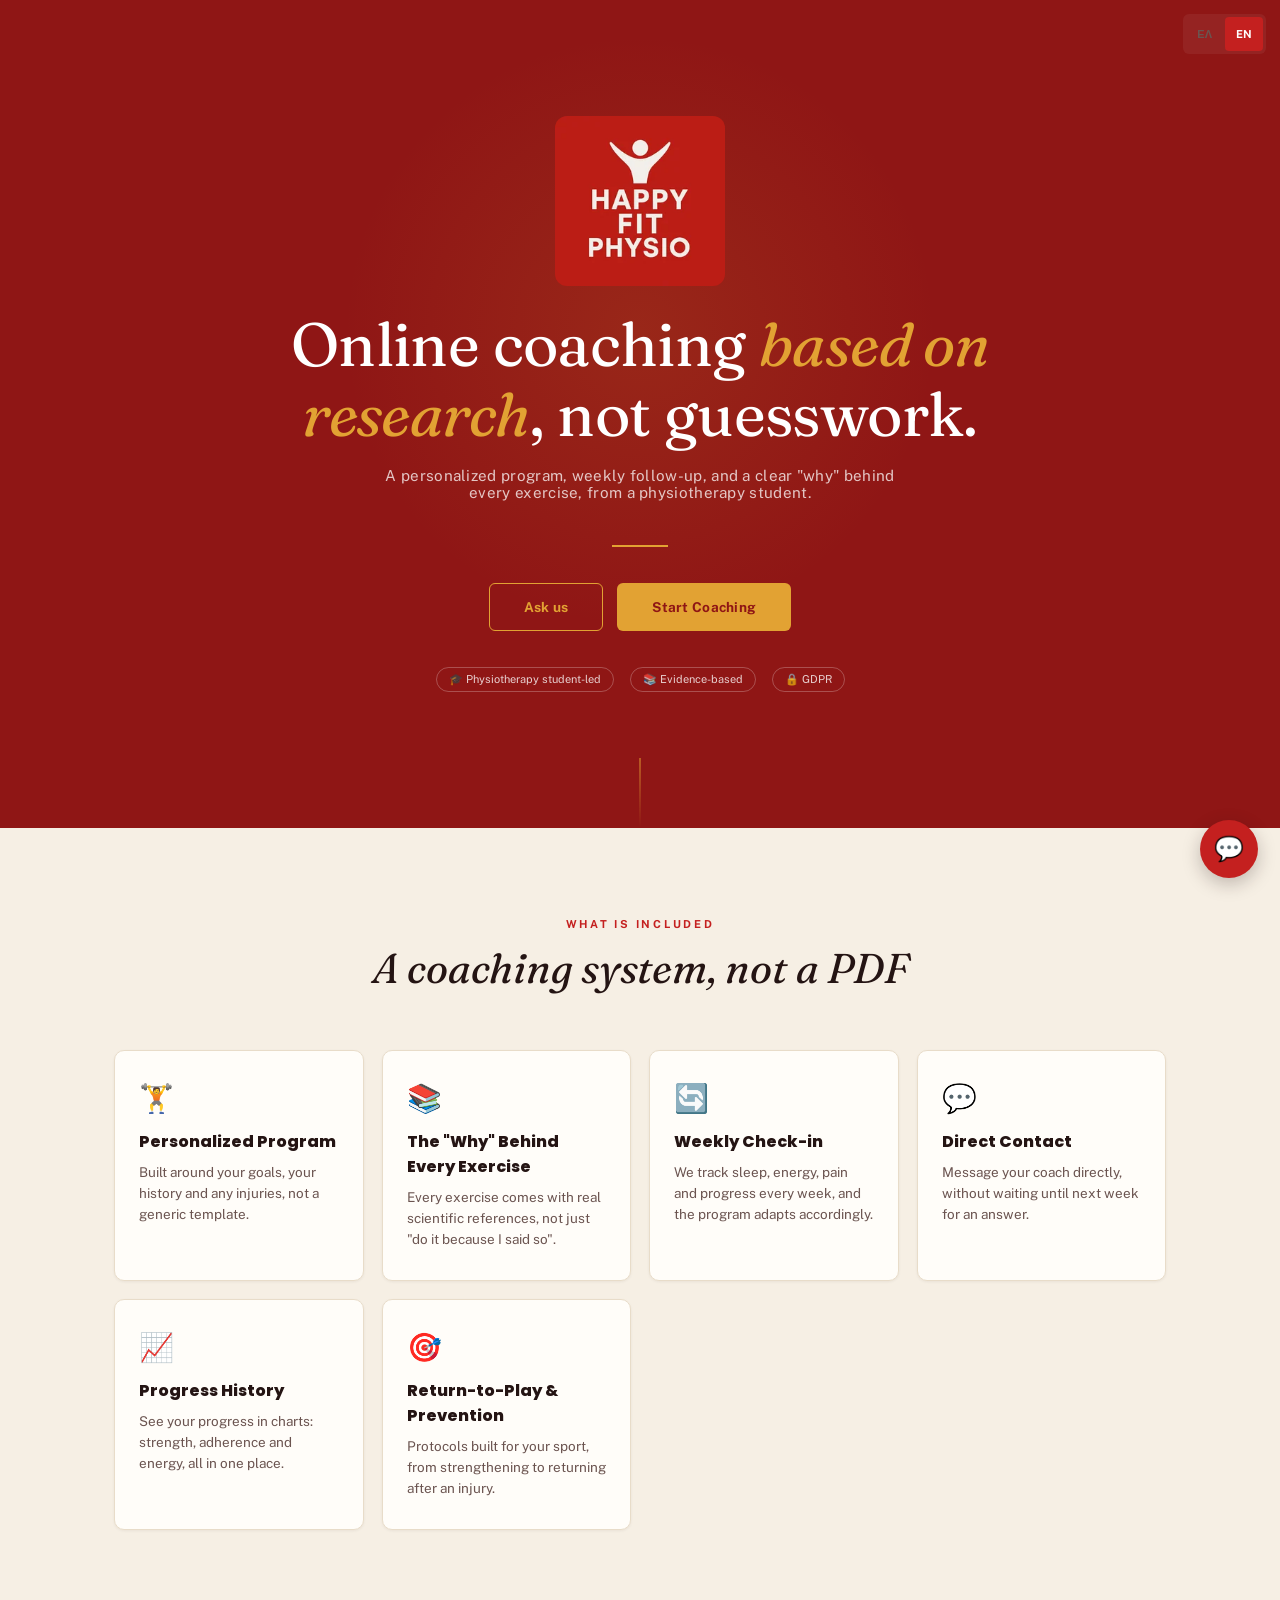
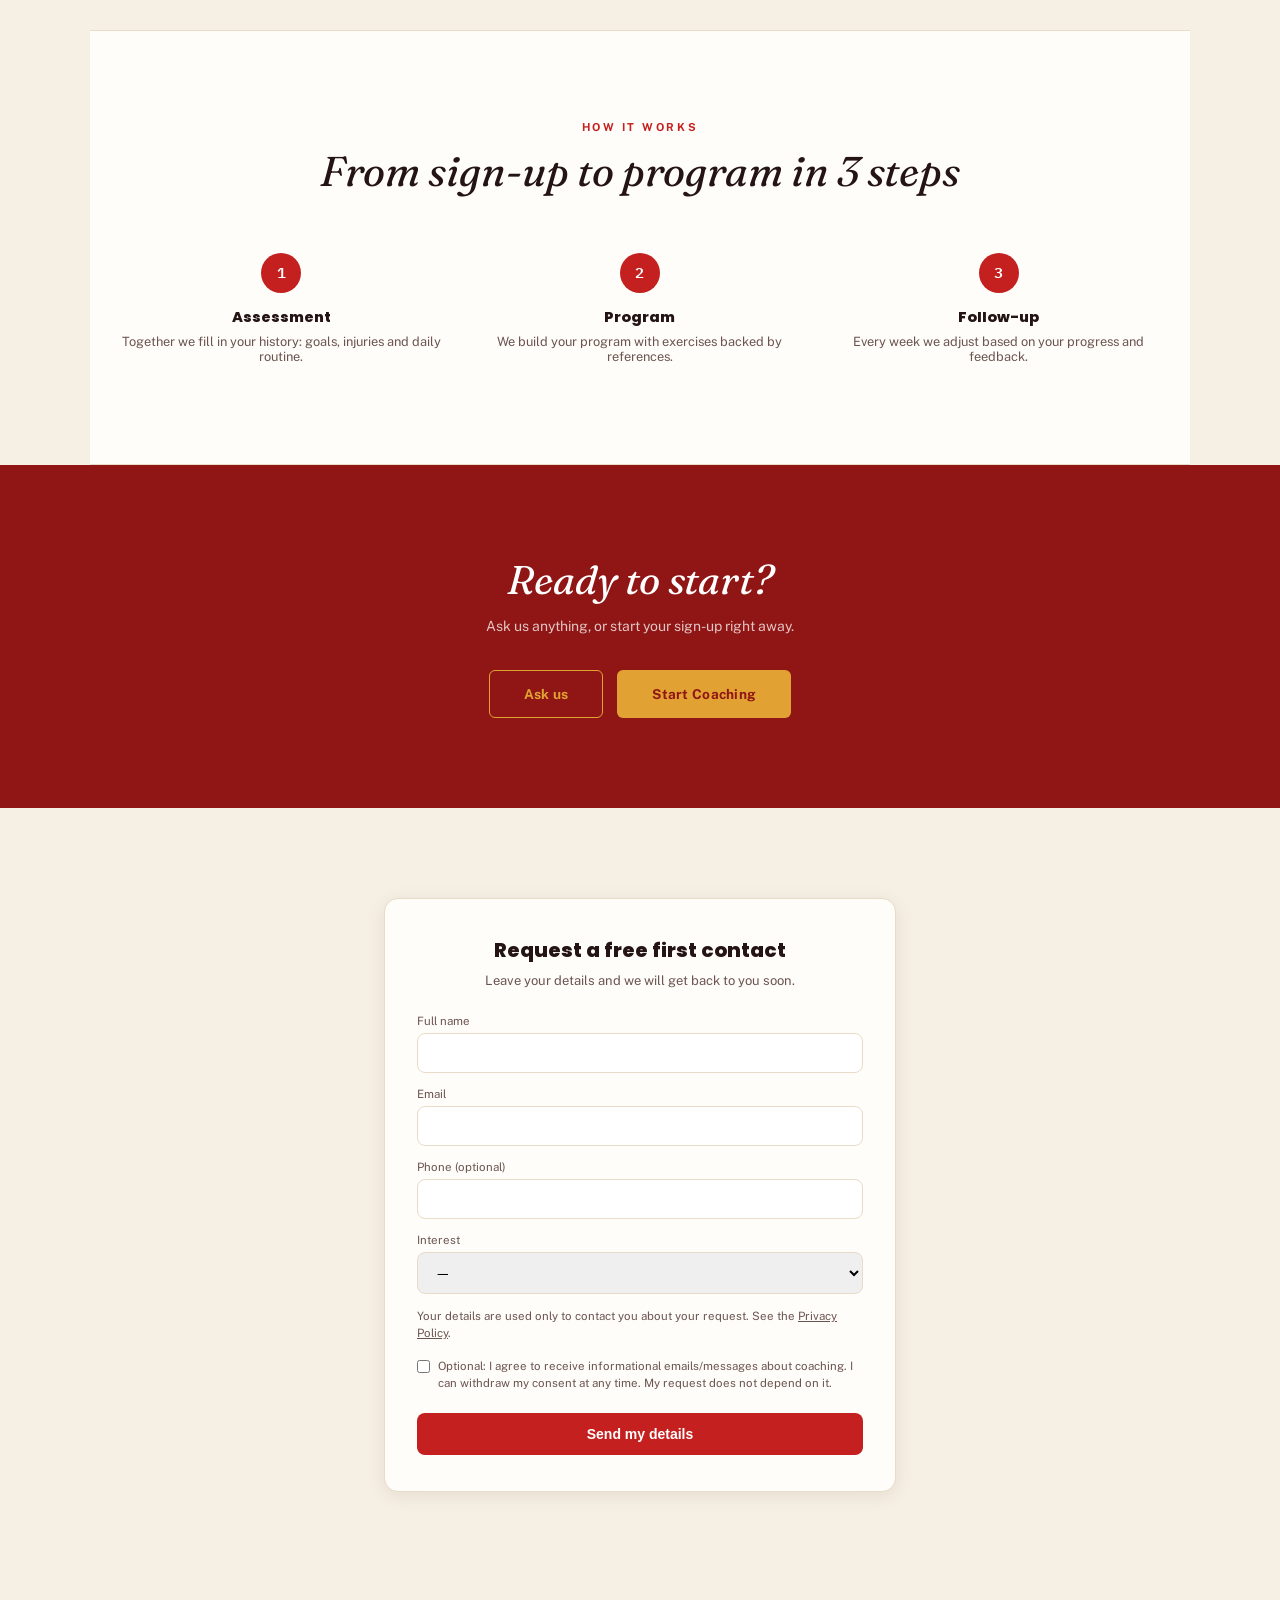
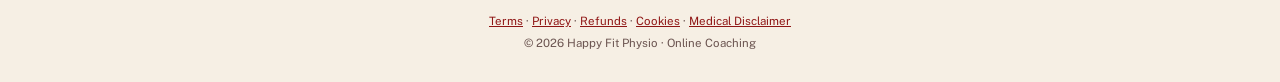
<file: landing.html>
<!DOCTYPE html>
<html lang="el">
<head>
  <meta charset="UTF-8" />
  <meta name="viewport" content="width=device-width, initial-scale=1.0" />
  <title>Happy Fit Physio — Online Coaching βασισμένο σε επιστήμη</title>
  <script src="./marked.umd.js"></script>
  <link rel="stylesheet" href="fonts/fonts.css">
  <style>
    :root {
      --ink:#241413; --ink-soft:#6b5450; --bg:#f6efe4; --panel:#fffdf9; --line:#e8dcc9;
      --red:#c4201f; --red-deep:#8f1615; --gold:#e2a233; --danger:#8f1615;
    }
    *, *::before, *::after { box-sizing: border-box; margin:0; padding:0; }
    html { scroll-behavior: smooth; }
    body { background: var(--bg); color: var(--ink); font-family:'Public Sans',sans-serif; font-weight:400; overflow-x:hidden; }
    h1,h2,h3 { font-family:'Poppins',sans-serif; font-weight:800; }
    .mono { font-family:'IBM Plex Mono',monospace; }

    /* ── HERO ── */
    .hero {
      position: relative; min-height: 92vh; display:flex; flex-direction:column;
      align-items:center; justify-content:center; text-align:center;
      padding: 60px 24px 80px; background: var(--red-deep); color:#fff; overflow:hidden;
    }
    .hero::after {
      content:''; position:absolute; bottom:0; left:50%; transform:translateX(-50%);
      width:1px; height:70px; background: linear-gradient(to bottom, var(--gold), transparent);
    }
    .hero-glow {
      position:absolute; top:40%; left:50%; transform:translate(-50%,-50%);
      width:600px; height:600px; background:radial-gradient(circle, rgba(226,162,51,0.12) 0%, transparent 70%);
      pointer-events:none;
    }
    .logo-wrap { width:170px; height:170px; margin-bottom:24px; animation:fadeUp 1s ease forwards; opacity:0; }
    .logo-wrap img { width:100%; height:100%; }
    .hero-tagline {
      font-family:'Fraunces', serif; font-weight:300; font-size:clamp(2.2rem, 5.5vw, 3.8rem); line-height:1.15; letter-spacing:-0.01em;
      margin-bottom:18px; max-width:820px; animation:fadeUp 1s 0.15s ease forwards; opacity:0;
    }
    .hero-tagline span { color: var(--gold); font-style:italic; font-weight:500; }
    .hero-sub {
      font-size:0.95rem; letter-spacing:0.02em; color:rgba(255,255,255,0.75); margin-bottom:44px;
      max-width:520px; animation:fadeUp 1s 0.3s ease forwards; opacity:0;
    }
    .gold-rule { width:56px; height:2px; background:var(--gold); margin:0 auto 36px; animation:expand 1s 0.4s ease forwards; transform:scaleX(0); }
    .hero-cta { display:flex; gap:14px; justify-content:center; flex-wrap:wrap; animation:fadeUp 1s 0.45s ease forwards; opacity:0; }
    .cta-btn {
      display:inline-flex; align-items:center; justify-content:center; padding:15px 34px;
      font-family:'Public Sans',sans-serif; font-size:0.85rem; font-weight:700; letter-spacing:0.02em;
      text-decoration:none; cursor:pointer; border-radius:6px; white-space:nowrap;
      transition: all 0.25s ease; border:1.5px solid transparent;
    }
    .cta-btn.secondary { background:transparent; border-color:var(--gold); color:var(--gold); }
    .cta-btn.secondary:hover { background:var(--gold); color:var(--red-deep); }
    .cta-btn.primary { background:var(--gold); color:var(--red-deep); }
    .cta-btn.primary:hover { background:#f0c976; transform:translateY(-1px); }
    .trustRow { display:flex; gap:16px; flex-wrap:wrap; justify-content:center; margin-top:36px; animation:fadeUp 1s 0.55s ease forwards; opacity:0; }
    .trustPill { font-size:11px; padding:5px 12px; border:1px solid rgba(255,255,255,0.25); border-radius:20px; color:rgba(255,255,255,0.8); }

    @keyframes fadeUp { from{opacity:0; transform:translateY(16px);} to{opacity:1; transform:translateY(0);} }
    @keyframes expand { to{transform:scaleX(1);} }

    /* ── FEATURES ── */
    .section { padding:90px 24px 100px; max-width:1100px; margin:0 auto; }
    .section-label { font-size:11px; letter-spacing:0.25em; text-transform:uppercase; color:var(--red); text-align:center; margin-bottom:12px; font-weight:700; }
    .section-title { font-family:'Fraunces', serif; font-weight:400; font-style:italic; font-size:clamp(1.9rem, 4.2vw, 2.6rem); text-align:center; margin-bottom:56px; color:var(--ink); }
    .features-grid { display:grid; grid-template-columns:repeat(auto-fit, minmax(240px,1fr)); gap:18px; }
    .feature-card {
      background:var(--panel); border:1px solid var(--line); border-radius:10px; padding:30px 24px;
      box-shadow:0 1px 3px rgba(36,20,19,0.06); transition:transform 0.25s ease, box-shadow 0.25s ease;
      opacity:0;
    }
    .feature-card:hover { transform:translateY(-4px); box-shadow:0 10px 24px rgba(36,20,19,0.1); }
    .feature-icon { font-size:28px; margin-bottom:14px; }
    .feature-card h3 { font-size:16px; margin-bottom:8px; }
    .feature-card p { font-size:13.5px; color:var(--ink-soft); line-height:1.55; }

    /* ── WHY / HOW IT WORKS ── */
    .steps-section { background:var(--panel); border-top:1px solid var(--line); border-bottom:1px solid var(--line); }
    .steps-grid { display:grid; grid-template-columns:repeat(auto-fit, minmax(220px,1fr)); gap:24px; counter-reset:step; }
    .step { text-align:center; opacity:0; }
    .step .stepNum {
      width:40px; height:40px; border-radius:50%; background:var(--red); color:#fff; font-family:'IBM Plex Mono',monospace;
      font-weight:600; display:flex; align-items:center; justify-content:center; margin:0 auto 14px; font-size:15px;
    }
    .step h3 { font-size:14.5px; margin-bottom:6px; }
    .step p { font-size:12.8px; color:var(--ink-soft); }

    /* ── BOOK / CTA ── */
    .book-section { text-align:center; padding:90px 24px; background:var(--red-deep); color:#fff; }
    .book-section h2 { font-family:'Fraunces', serif; font-weight:300; font-style:italic; font-size:clamp(1.8rem,4.5vw,2.5rem); margin-bottom:14px; }
    .book-section p { color:rgba(255,255,255,0.75); margin-bottom:36px; font-size:14px; }

    /* ── LEAD FORM ── */
    .lead-section { padding:90px 24px; max-width:560px; margin:0 auto; }
    .lead-card { background:var(--panel); border:1px solid var(--line); border-radius:14px; padding:36px 32px; box-shadow:0 4px 20px rgba(36,20,19,0.08); }
    .lead-card h3 { font-size:20px; margin-bottom:8px; text-align:center; }
    .lead-card .sub { font-size:13px; color:var(--ink-soft); text-align:center; margin-bottom:26px; }
    .lead-field { margin-bottom:14px; }
    .lead-field label { display:block; font-size:11.5px; color:var(--ink-soft); margin-bottom:5px; }
    .lead-field input, .lead-field select { width:100%; padding:11px 13px; border-radius:8px; border:1px solid var(--line); font-family:inherit; font-size:14px; }
    .lead-consent { display:flex; align-items:flex-start; gap:8px; font-size:11.5px; color:var(--ink-soft); margin:16px 0 20px; line-height:1.5; }
    .lead-consent input { width:auto; margin-top:2px; }
    .lead-submit { width:100%; padding:13px; border-radius:8px; border:none; background:var(--red); color:#fff; font-weight:700; font-size:14px; cursor:pointer; }
    .lead-submit:hover { background:var(--red-deep); }
    .lead-success { text-align:center; padding:20px 0; }
    .lead-error { color:var(--danger); font-size:12.5px; margin-top:10px; text-align:center; }

    footer { text-align:center; padding:32px 24px; font-size:11.5px; color:var(--ink-soft); }
    footer a { color:var(--red-deep); text-decoration:underline; cursor:pointer; }

    /* ── CHAT OVERLAY ── */
    .chat-launcher {
      position:fixed; bottom:22px; right:22px; width:58px; height:58px; border-radius:50%;
      background:var(--red); color:#fff; display:flex; align-items:center; justify-content:center;
      font-size:24px; cursor:pointer; box-shadow:0 6px 18px rgba(36,20,19,0.25); z-index:998; border:none;
      transition:transform 0.2s ease;
    }
    .chat-launcher:hover { transform:scale(1.06); }
    .chat-overlay {
      position:fixed; inset:0; background:rgba(36,20,19,0.45); display:none; align-items:flex-end; justify-content:flex-end;
      padding:22px; z-index:999;
    }
    .chat-overlay.open { display:flex; }
    .chat-box {
      width:360px; max-width:100%; height:520px; max-height:80vh; background:var(--panel); border-radius:14px;
      display:flex; flex-direction:column; overflow:hidden; box-shadow:0 20px 50px rgba(36,20,19,0.3);
    }
    .chat-header { background:var(--red-deep); color:#fff; padding:14px 16px; display:flex; align-items:center; justify-content:space-between; }
    .chat-header-left { display:flex; align-items:center; gap:10px; }
    .chat-avatar { width:34px; height:34px; border-radius:50%; background:var(--gold); color:var(--red-deep); font-weight:800; font-size:12px; display:flex; align-items:center; justify-content:center; }
    .chat-header-info span { font-size:13px; font-weight:700; display:block; }
    .chat-header-info small { font-size:10.5px; color:rgba(255,255,255,0.7); }
    .chat-close { background:transparent; border:none; color:#fff; font-size:18px; cursor:pointer; }
    .chat-messages { flex:1; overflow-y:auto; padding:16px; display:flex; flex-direction:column; gap:10px; }
    .msg { display:flex; }
    .msg.user { justify-content:flex-end; }
    .msg-bubble { max-width:80%; padding:9px 13px; border-radius:12px; font-size:13px; line-height:1.5; }
    .msg.agent .msg-bubble { background:#efe4d4; color:var(--ink); border-bottom-left-radius:3px; }
    .msg.user .msg-bubble { background:var(--red); color:#fff; border-bottom-right-radius:3px; }
    .typing-indicator { display:flex; }
    .typing-bubble { background:#efe4d4; border-radius:12px; padding:10px 14px; display:flex; gap:4px; }
    .dot { width:6px; height:6px; border-radius:50%; background:var(--ink-soft); animation:blink 1.2s infinite; }
    .dot:nth-child(2){animation-delay:0.2s;} .dot:nth-child(3){animation-delay:0.4s;}
    @keyframes blink { 0%,80%,100%{opacity:0.2;} 40%{opacity:1;} }
    .chat-input-row { display:flex; gap:8px; padding:12px; border-top:1px solid var(--line); }
    .chat-input { flex:1; padding:10px 12px; border-radius:8px; border:1px solid var(--line); font-family:inherit; font-size:13px; }
    .chat-send { width:40px; height:40px; border-radius:8px; border:none; background:var(--red); color:#fff; font-size:16px; cursor:pointer; flex-shrink:0; }
    .chat-send:disabled { opacity:0.5; cursor:default; }

    .modalOverlay{position:fixed; inset:0; background:rgba(36,20,19,0.55); display:flex; align-items:center; justify-content:center; z-index:1000; padding:20px;}
    .modalBox{background:var(--panel); border-radius:10px; max-width:560px; width:100%; max-height:80vh; overflow-y:auto; padding:28px; box-shadow:0 20px 50px rgba(36,20,19,0.3);}
    .modalBox h2{margin-bottom:14px;}
    .modalBox p{font-size:13px; margin:0 0 10px; line-height:1.6;}
    .modalBox h4{font-size:13px; margin:16px 0 6px;}
    .modalCloseBtn{float:right; background:transparent; border:none; font-size:20px; cursor:pointer; color:var(--ink-soft); line-height:1;}

    @media (max-width:640px){
      .chat-overlay{ padding:0; }
      .chat-box{ width:100%; height:100%; max-height:100%; border-radius:0; }
    }
  
  [data-lang-en] { display:none; }
  body.lang-en [data-lang-el] { display:none; }
  body.lang-en [data-lang-en] { display:revert; }
  .langSwitch { display:flex; gap:2px; background:rgba(255,255,255,0.06); border-radius:6px; padding:3px; }
  .langSwitch button { background:transparent; border:none; color:var(--ink-soft); font-size:11px; font-weight:700; padding:7px 11px; min-height:34px; border-radius:4px; cursor:pointer; font-family:inherit; }
  .langSwitch button.active { background:var(--red); color:#fff; }
</style>
</head>
<body>

  <!-- HERO -->
  <section class="hero">
    <div class="hero-glow"></div>
    <div class="langSwitch" style="position:absolute; top:14px; right:14px; z-index:5;"><button class="langBtn active" data-lang="el" type="button">ΕΛ</button><button class="langBtn" data-lang="en" type="button">EN</button></div>
    <div class="logo-wrap">
      <img src="[data-uri]" alt="Happy Fit Physio" style="width:100%; height:100%; object-fit:contain; border-radius:12px;">
    </div>
    <h1 class="hero-tagline" data-lang-el>Online coaching <span>βασισμένο σε βιβλιογραφία</span>, όχι σε μαντεψιά.</h1><h1 class="hero-tagline" data-lang-en>Online coaching <span>based on research</span>, not guesswork.</h1>
    <p class="hero-sub" data-lang-el>Εξατομικευμένο πρόγραμμα, εβδομαδιαία παρακολούθηση, και ένα ξεκάθαρο "γιατί" πίσω από κάθε άσκηση, από φοιτητή φυσικοθεραπείας.</p><p class="hero-sub" data-lang-en>A personalized program, weekly follow-up, and a clear "why" behind every exercise, from a physiotherapy student.</p>
    <div class="gold-rule"></div>
    <div class="hero-cta">
      <button class="cta-btn secondary js-open-chat"><span><span data-lang-el>Ρώτησέ μας</span><span data-lang-en>Ask us</span></span></button>
      <a class="cta-btn primary js-signup-link" href="index.html"><span><span data-lang-el>Ξεκίνα Coaching</span><span data-lang-en>Start Coaching</span></span></a>
    </div>
    <div class="trustRow">
      <span class="trustPill">🎓 <span data-lang-el>Με ηγεσία φοιτητή φυσικοθεραπείας</span><span data-lang-en>Physiotherapy student-led</span></span>
      <span class="trustPill">📚 <span data-lang-el>Τεκμηριωμένο με έρευνα</span><span data-lang-en>Evidence-based</span></span>
      <span class="trustPill">🔒 GDPR</span>
    </div>
  </section>

  <!-- FEATURES -->
  <section class="section">
    <div class="section-label"><span data-lang-el>Τι περιλαμβάνει</span><span data-lang-en>What is included</span></div>
    <h2 class="section-title"><span data-lang-el>Ένα coaching σύστημα, όχι ένα PDF</span><span data-lang-en>A coaching system, not a PDF</span></h2>
    <div class="features-grid">
      <div class="feature-card"><div class="feature-icon">🏋️</div><h3><span data-lang-el>Εξατομικευμένο Πρόγραμμα</span><span data-lang-en>Personalized Program</span></h3><p><span data-lang-el>Χτίζεται γύρω από τους στόχους, το ιστορικό, και τυχόν τραυματισμούς σου — όχι γενικό template.</span><span data-lang-en>Built around your goals, your history and any injuries, not a generic template.</span></p></div>
      <div class="feature-card"><div class="feature-icon">📚</div><h3><span data-lang-el>Το "Γιατί" Κάθε Άσκησης</span><span data-lang-en>The "Why" Behind Every Exercise</span></h3><p><span data-lang-el>Κάθε άσκηση συνοδεύεται από πραγματική επιστημονική βιβλιογραφία, όχι απλά "κάν' το γιατί σου λέω".</span><span data-lang-en>Every exercise comes with real scientific references, not just "do it because I said so".</span></p></div>
      <div class="feature-card"><div class="feature-icon">🔄</div><h3><span data-lang-el>Weekly Check-in</span><span data-lang-en>Weekly Check-in</span></h3><p><span data-lang-el>Παρακολούθηση ύπνου, ενέργειας, πόνου και προόδου κάθε εβδομάδα — το πρόγραμμα προσαρμόζεται ανάλογα.</span><span data-lang-en>We track sleep, energy, pain and progress every week, and the program adapts accordingly.</span></p></div>
      <div class="feature-card"><div class="feature-icon">💬</div><h3><span data-lang-el>Άμεση Επικοινωνία</span><span data-lang-en>Direct Contact</span></h3><p><span data-lang-el>Μηνύματα κατευθείαν με τον coach σου — χωρίς να περιμένεις την επόμενη εβδομάδα για απάντηση.</span><span data-lang-en>Message your coach directly, without waiting until next week for an answer.</span></p></div>
      <div class="feature-card"><div class="feature-icon">📈</div><h3><span data-lang-el>Ιστορικό Προόδου</span><span data-lang-en>Progress History</span></h3><p><span data-lang-el>Βλέπεις με γραφήματα πώς εξελίσσεσαι — δύναμη, adherence, ενέργεια, όλα σε ένα μέρος.</span><span data-lang-en>See your progress in charts: strength, adherence and energy, all in one place.</span></p></div>
      <div class="feature-card"><div class="feature-icon">🎯</div><h3><span data-lang-el>Return-to-Play & Πρόληψη</span><span data-lang-en>Return-to-Play & Prevention</span></h3><p><span data-lang-el>Πρωτόκολλα φτιαγμένα για το άθλημά σου — από ενδυνάμωση έως επιστροφή μετά από τραυματισμό.</span><span data-lang-en>Protocols built for your sport, from strengthening to returning after an injury.</span></p></div>
    </div>
  </section>

  <!-- HOW IT WORKS -->
  <section class="section steps-section">
    <div class="section-label"><span data-lang-el>Πώς λειτουργεί</span><span data-lang-en>How it works</span></div>
    <h2 class="section-title"><span data-lang-el>Από εγγραφή σε πρόγραμμα, σε 3 βήματα</span><span data-lang-en>From sign-up to program in 3 steps</span></h2>
    <div class="steps-grid">
      <div class="step"><div class="stepNum">1</div><h3><span data-lang-el>Αξιολόγηση</span><span data-lang-en>Assessment</span></h3><p><span data-lang-el>Συμπληρώνουμε μαζί το ιστορικό σου — στόχοι, τραυματισμοί, καθημερινότητα.</span><span data-lang-en>Together we fill in your history: goals, injuries and daily routine.</span></p></div>
      <div class="step"><div class="stepNum">2</div><h3><span data-lang-el>Πρόγραμμα</span><span data-lang-en>Program</span></h3><p><span data-lang-el>Φτιάχνουμε το πρόγραμμά σου με ασκήσεις τεκμηριωμένες με βιβλιογραφία.</span><span data-lang-en>We build your program with exercises backed by references.</span></p></div>
      <div class="step"><div class="stepNum">3</div><h3><span data-lang-el>Παρακολούθηση</span><span data-lang-en>Follow-up</span></h3><p><span data-lang-el>Κάθε εβδομάδα προσαρμόζουμε βάσει της προόδου και της ανατροφοδότησής σου.</span><span data-lang-en>Every week we adjust based on your progress and feedback.</span></p></div>
    </div>
  </section>

  <!-- BOOK NOW -->
  <section class="book-section">
    <h2><span data-lang-el>Έτοιμος να ξεκινήσεις;</span><span data-lang-en>Ready to start?</span></h2>
    <p><span data-lang-el>Ρώτησέ μας οτιδήποτε, ή ξεκίνα κατευθείαν την εγγραφή σου.</span><span data-lang-en>Ask us anything, or start your sign-up right away.</span></p>
    <div class="hero-cta">
      <button class="cta-btn secondary js-open-chat"><span><span data-lang-el>Ρώτησέ μας</span><span data-lang-en>Ask us</span></span></button>
      <a class="cta-btn primary js-signup-link" href="index.html"><span><span data-lang-el>Ξεκίνα Coaching</span><span data-lang-en>Start Coaching</span></span></a>
    </div>
  </section>

  <!-- LEAD CAPTURE -->
  <section class="lead-section">
    <div class="lead-card" id="leadCard">
      <h3><span data-lang-el>Ζήτησε δωρεάν πρώτη επικοινωνία</span><span data-lang-en>Request a free first contact</span></h3>
      <p class="sub"><span data-lang-el>Άφησε τα στοιχεία σου — θα επικοινωνήσουμε μαζί σου σύντομα.</span><span data-lang-en>Leave your details and we will get back to you soon.</span></p>
      <form id="leadForm">
        <div class="lead-field"><label for="leadName"><span data-lang-el>Ονοματεπώνυμο</span><span data-lang-en>Full name</span></label><input type="text" id="leadName" required></div>
        <div class="lead-field"><label for="leadEmail">Email</label><input type="email" id="leadEmail" required></div>
        <div class="lead-field"><label for="leadPhone"><span data-lang-el>Τηλέφωνο (προαιρετικό)</span><span data-lang-en>Phone (optional)</span></label><input type="tel" id="leadPhone"></div>
        <div class="lead-field">
          <label><span data-lang-el>Ενδιαφέρον</span><span data-lang-en>Interest</span></label>
          <select id="leadInterest">
            <option value="">—</option>
            <option value="Μυϊκή ανάπτυξη / Δύναμη" data-el="Μυϊκή ανάπτυξη / Δύναμη" data-en="Muscle growth / Strength">Μυϊκή ανάπτυξη / Δύναμη</option>
            <option value="Απώλεια λίπους" data-el="Απώλεια λίπους" data-en="Fat loss">Απώλεια λίπους</option>
            <option value="Return to Play / Αποκατάσταση" data-el="Return to Play / Αποκατάσταση" data-en="Return to Play / Rehabilitation">Return to Play / Αποκατάσταση</option>
            <option value="Πρόληψη τραυματισμού" data-el="Πρόληψη τραυματισμού" data-en="Injury prevention">Πρόληψη τραυματισμού</option>
            <option value="Γενική φυσική κατάσταση" data-el="Γενική φυσική κατάσταση" data-en="General fitness">Γενική φυσική κατάσταση</option>
            <option value="Άλλο" data-el="Άλλο" data-en="Other">Άλλο</option>
          </select>
        </div>
        <p class="lead-note" style="font-size:11.5px; color:var(--ink-soft); line-height:1.5; margin:12px 0 0;"><span data-lang-el>Τα στοιχεία σου χρησιμοποιούνται μόνο για να επικοινωνήσουμε μαζί σου για το αίτημά σου. Δες την <a data-legal="privacy" style="text-decoration:underline; cursor:pointer;">Πολιτική Απορρήτου</a>.</span><span data-lang-en>Your details are used only to contact you about your request. See the <a data-legal="privacy" style="text-decoration:underline; cursor:pointer;">Privacy Policy</a>.</span></p>
        <label class="lead-consent">
          <input type="checkbox" id="leadConsent">
          <span><span data-lang-el>Προαιρετικά: συναινώ να λαμβάνω ενημερωτικά email/μηνύματα σχετικά με το coaching. Μπορώ να αποσύρω τη συγκατάθεσή μου οποτεδήποτε. Το αίτημά μου δεν εξαρτάται από αυτό.</span><span data-lang-en>Optional: I agree to receive informational emails/messages about coaching. I can withdraw my consent at any time. My request does not depend on it.</span></span>
        </label>
        <button class="lead-submit" type="submit"><span data-lang-el>Στείλε τα στοιχεία μου</span><span data-lang-en>Send my details</span></button>
        <div class="lead-error" id="leadError" style="display:none;"></div>
      </form>
    </div>
  </section>

  <!-- FOOTER -->
  <footer>
    <div style="margin-bottom:8px;">
      <a data-legal="terms"><span data-lang-el>Όροι Χρήσης</span><span data-lang-en>Terms</span></a> · <a data-legal="privacy"><span data-lang-el>Απόρρητο</span><span data-lang-en>Privacy</span></a> · <a data-legal="refund"><span data-lang-el>Επιστροφές</span><span data-lang-en>Refunds</span></a> · <a data-legal="cookies">Cookies</a> · <a data-legal="disclaimer"><span data-lang-el>Ιατρική Αποποίηση</span><span data-lang-en>Medical Disclaimer</span></a>
    </div>
    <p>© 2026 Happy Fit Physio · Online Coaching</p>
  </footer>

  <!-- CHAT LAUNCHER + OVERLAY -->
  <button class="chat-launcher js-open-chat" aria-label="Άνοιγμα συνομιλίας" data-aria-el="Άνοιγμα συνομιλίας" data-aria-en="Open chat">💬</button>
  <div class="chat-overlay" id="chatOverlay">
    <div class="chat-box">
      <div class="chat-header">
        <div class="chat-header-left">
          <div class="chat-avatar">HF</div>
          <div class="chat-header-info">
            <span>Happy Fit Physio</span>
            <small>● Online · <span data-lang-el>Βοηθός</span><span data-lang-en>Assistant</span></small>
          </div>
        </div>
        <button class="chat-close" id="closeChat">✕</button>
      </div>
      <div class="chat-messages" id="chatMessages"></div>
      <div class="chat-input-row">
        <input class="chat-input" id="chatInput" type="text" placeholder="Ρώτησέ μας για το coaching…" data-ph-el="Ρώτησέ μας για το coaching…" data-ph-en="Ask us about coaching…" autocomplete="off" />
        <button class="chat-send" id="sendBtn">➤</button>
      </div>
    </div>
  </div>

  <script>
    function curLang(){ return document.body.classList.contains('lang-en') ? 'en' : 'el'; }
  </script>
  <script type="module">
    import { createClient } from './supabase.js';
    const supabase = createClient(
      'https://hxbpuamzisdldwbuumda.supabase.co',
      'sb_publishable_R0pcwjFyKcm-PPIkdm_wkw_7tgXtYoH'
    );
    const leadForm = document.getElementById('leadForm');
    const leadCard = document.getElementById('leadCard');
    const leadError = document.getElementById('leadError');
    leadForm.addEventListener('submit', async (e)=>{
      e.preventDefault();
      leadError.style.display = 'none';
      const payload = {
        full_name: document.getElementById('leadName').value.trim(),
        email: document.getElementById('leadEmail').value.trim(),
        phone: document.getElementById('leadPhone').value.trim() || null,
        interest: document.getElementById('leadInterest').value || null,
        marketing_consent: document.getElementById('leadConsent').checked,
        source: 'landing_page',
      };
      const submitBtn = leadForm.querySelector('.lead-submit');
      submitBtn.disabled = true; submitBtn.textContent = (curLang()==='en'?'Sending…':'Αποστολή…');
      try{
        const { error } = await supabase.from('leads').insert(payload);
        if(error) throw error;
        leadCard.innerHTML = curLang()==='en' ? '<div class="lead-success"><h3>Thank you! 🎉</h3><p class="sub">We received your details and will be in touch soon.</p></div>' : '<div class="lead-success"><h3>Ευχαριστούμε! 🎉</h3><p class="sub">Λάβαμε τα στοιχεία σου — θα επικοινωνήσουμε σύντομα.</p></div>';
      }catch(err){
        leadError.textContent = curLang()==='en' ? 'Something went wrong. Try again or message us directly.' : 'Κάτι πήγε στραβά. Δοκίμασε ξανά ή στείλε μας μήνυμα απευθείας.';
        leadError.style.display = 'block';
        submitBtn.disabled = false; submitBtn.textContent = (curLang()==='en'?'Send my details':'Στείλε τα στοιχεία μου');
      }
    });
  </script>

  <script>
    // ── CONFIG ──────────────────────────────────────────────
    // Άδειασέ το αν δεν έχεις ακόμα webhook (π.χ. n8n) — το widget θα
    // δείχνει τότε ένα φιλικό μήνυμα με τρόπο επικοινωνίας αντί να σκάει.
    const WEBHOOK_URL = ''; // π.χ. 'https://your-n8n-instance/webhook/xxxx'
    const WELCOME_MSG = { el:"Γεια σου! Θέλεις να μάθεις περισσότερα για το online coaching ή να ξεκινήσεις κατευθείαν την εγγραφή σου;", en:"Hi! Would you like to learn more about online coaching, or start your sign-up right away?" };
    const FALLBACK_MSG = { el:"Ευχαριστούμε για το μήνυμα! Το chat δεν είναι ακόμα πλήρως συνδεδεμένο — στείλε μας μήνυμα απευθείας ή πάτα «Ξεκίνα Coaching» για να κάνεις εγγραφή.", en:"Thanks for your message! The chat is not fully connected yet. Message us directly or press \u00abStart Coaching\u00bb to sign up." };
    const SIGNUP_URL = 'index.html'; // link προς το ίδιο το coaching app
    // ────────────────────────────────────────────────────────

    document.querySelectorAll('.js-signup-link').forEach(a => a.setAttribute('href', SIGNUP_URL));

    const overlay = document.getElementById('chatOverlay');
    const chatBox = overlay.querySelector('.chat-box');
    const openBtns = document.querySelectorAll('.js-open-chat');
    const closeBtn = document.getElementById('closeChat');
    const messages = document.getElementById('chatMessages');
    const input = document.getElementById('chatInput');
    const sendBtn = document.getElementById('sendBtn');
    const SESSION_ID = 'hfp-' + Date.now() + '-' + Math.random().toString(36).slice(2, 9);

    marked.setOptions({ breaks: true, gfm: true });

    function renderMarkdown(text) {
      const dirty = marked.parse(text || '');
      const tmp = document.createElement('div');
      tmp.innerHTML = dirty;
      tmp.querySelectorAll('script, style, iframe, object, embed').forEach(el => el.remove());
      tmp.querySelectorAll('*').forEach(el => {
        [...el.attributes].forEach(attr => {
          const name = attr.name.toLowerCase();
          const val = attr.value.toLowerCase().trim();
          if (name.startsWith('on')) el.removeAttribute(attr.name);
          if ((name === 'href' || name === 'src') && val.startsWith('javascript:')) el.removeAttribute(attr.name);
        });
      });
      tmp.querySelectorAll('a[href]').forEach(a => { a.setAttribute('target','_blank'); a.setAttribute('rel','noopener noreferrer'); });
      return tmp.innerHTML;
    }

    let welcomeShown = false;
    function openChat() {
      overlay.classList.add('open');
      document.body.style.overflow = 'hidden';
      if (!welcomeShown) { welcomeShown = true; setTimeout(() => addMessage('agent', WELCOME_MSG[curLang()]), 350); }
      setTimeout(() => input.focus(), 500);
    }
    function closeChat() { overlay.classList.remove('open'); document.body.style.overflow = ''; }
    openBtns.forEach(btn => btn.addEventListener('click', openChat));
    closeBtn.addEventListener('click', closeChat);
    overlay.addEventListener('click', (e) => { if (e.target === overlay) closeChat(); });

    function addMessage(role, text) {
      const wrap = document.createElement('div');
      wrap.className = `msg ${role}`;
      const bubble = document.createElement('div');
      bubble.className = 'msg-bubble';
      if (role === 'agent') bubble.innerHTML = renderMarkdown(text);
      else bubble.textContent = text;
      wrap.appendChild(bubble);
      messages.appendChild(wrap);
      messages.scrollTop = messages.scrollHeight;
    }
    function showTyping() {
      const el = document.createElement('div');
      el.className = 'typing-indicator'; el.id = 'typingIndicator';
      el.innerHTML = `<div class="typing-bubble"><div class="dot"></div><div class="dot"></div><div class="dot"></div></div>`;
      messages.appendChild(el); messages.scrollTop = messages.scrollHeight;
    }
    function hideTyping() { const el = document.getElementById('typingIndicator'); if (el) el.remove(); }

    async function sendMessage() {
      const text = input.value.trim();
      if (!text) return;
      addMessage('user', text);
      input.value = '';
      sendBtn.disabled = true;
      showTyping();

      if (!WEBHOOK_URL) {
        setTimeout(() => { hideTyping(); addMessage('agent', FALLBACK_MSG[curLang()]); sendBtn.disabled = false; input.focus(); }, 500);
        return;
      }
      try {
        const res = await fetch(WEBHOOK_URL, {
          method: 'POST', headers: { 'Content-Type': 'application/json' },
          body: JSON.stringify({ message: text, sessionId: SESSION_ID })
        });
        const data = await res.json();
        hideTyping();
        const payload = Array.isArray(data) ? (data[0] || {}) : data;
        const reply = payload.reply || payload.output || payload.message || payload.text || (typeof payload === 'string' ? payload : null) || FALLBACK_MSG;
        addMessage('agent', reply);
      } catch (err) {
        hideTyping();
        addMessage('agent', FALLBACK_MSG[curLang()]);
      }
      sendBtn.disabled = false;
      input.focus();
    }
    sendBtn.addEventListener('click', sendMessage);
    input.addEventListener('keydown', (e) => { if (e.key === 'Enter') sendMessage(); });

    // ── Legal modals (reuses same content as the app) ──
    const LEGAL_CONTENT = {
      terms: { title:{el:'Όροι Χρήσης',en:'Terms of Use'}, body:{
        el:`<p>Η χρήση της πλατφόρμας Happy Fit Physio ("η Υπηρεσία") προϋποθέτει την αποδοχή των παρόντων όρων.</p>
        <h4>1. Περιγραφή Υπηρεσίας</h4><p>Online coaching φυσικής κατάστασης, κατ' οίκον υπηρεσίες, και αυτοτελή εκπαιδευτικά μαθήματα προς πώληση.</p>
        <h4>2. Ελάχιστη ηλικία</h4><p>Η Υπηρεσία προορίζεται για χρήστες 18 ετών και άνω. Για ανήλικο απαιτείται ρητή συγκατάθεση γονέα/κηδεμόνα.</p>
        <h4>3. Πληρωμές</h4><p>Οι όροι χρέωσης συμφωνούνται ξεχωριστά μεταξύ προπονητή και ασκούμενου. Βλ. Πολιτική Επιστροφών.</p>
        <h4>4. Περιορισμός Ευθύνης</h4><p>Βλ. Ιατρική Αποποίηση Ευθύνης. Η Υπηρεσία παρέχεται «ως έχει».</p>
        <h4>5. Εφαρμοστέο Δίκαιο</h4><p>Ελληνικό δίκαιο.</p>`,
        en:`<p>Use of the Happy Fit Physio platform ("the Service") requires acceptance of these terms.</p>
        <h4>1. Service Description</h4><p>Online fitness coaching, in-home services, and standalone educational courses for sale.</p>
        <h4>2. Minimum Age</h4><p>The Service is intended for users aged 18 and over. For a minor, explicit parental/guardian consent is required.</p>
        <h4>3. Payments</h4><p>Billing terms are agreed separately between coach and client. See Refund Policy.</p>
        <h4>4. Limitation of Liability</h4><p>See Medical Disclaimer. The Service is provided "as is".</p>
        <h4>5. Governing Law</h4><p>Greek law.</p>`} },
      privacy: { title:{el:'Πολιτική Απορρήτου',en:'Privacy Policy'}, body:{
        el:`<p>Σεβόμαστε τα προσωπικά σας δεδομένα σύμφωνα με τον Γενικό Κανονισμό Προστασίας Δεδομένων (GDPR).</p>
        <h4>Υπεύθυνος επεξεργασίας</h4>
        <p>Ευάγγελος Βούλγαρης (Happy Fit Physio). Για θέματα προσωπικών δεδομένων μπορείτε να επικοινωνείτε με μήνυμα στο Instagram @happyfit.physio ή από την εφαρμογή (tab "Μηνύματα").</p>
        <h4>Ποια δεδομένα συλλέγουμε</h4>
        <p>Στοιχεία εγγραφής (όνομα, email), ιστορικό υγείας/στόχων που δηλώνετε οικειοθελώς, καταγραφές προπόνησης, weekly check-in και daily readiness, μηνύματα προς τον προπονητή σας. Επίσης, τα στοιχεία επικοινωνίας που αφήνετε στις φόρμες του site (όνομα, email, προαιρετικά τηλέφωνο ή social) και, αν επιλέξετε να τις ανεβάσετε, φωτογραφίες προόδου ή φαγητού.</p>
        <h4>Ειδική κατηγορία δεδομένων (δεδομένα υγείας)</h4>
        <p>Το ιστορικό υγείας/τραυματισμών/πόνου που δηλώνετε αποτελεί «ειδική κατηγορία δεδομένων» υπό το Άρθρο 9 GDPR. Η συμπλήρωσή του απαιτεί τη ξεχωριστή, ρητή συναίνεσή σας, διακριτή από την απλή αποδοχή των Όρων Χρήσης. Αυτή δίνεται με ξεχωριστό πεδίο συγκατάθεσης κατά τη συμπλήρωση της φόρμας αξιολόγησης.</p>
        <h4>Σκοπός επεξεργασίας</h4>
        <p>Αποκλειστικά για την παροχή της υπηρεσίας coaching: εξατομίκευση προγράμματος, παρακολούθηση προόδου, επικοινωνία.</p>
        <h4>Νομική βάση</h4>
        <p>Η ρητή συναίνεσή σας, την οποία δίνετε κατά την εγγραφή και μπορείτε να ανακαλέσετε οποτεδήποτε.</p>
        <h4>Φόρμες επικοινωνίας και ενημερωτικά μηνύματα</h4>
        <p>Όσα αφήνετε στις φόρμες του site χρησιμοποιούνται μόνο για να σας απαντήσουμε για το αίτημά σας και διατηρούνται όσο χρειάζεται γι' αυτό ή μέχρι να ζητήσετε διαγραφή. Ενημερωτικά email/μηνύματα στέλνονται μόνο αν επιλέξετε το προαιρετικό σχετικό πεδίο, και μπορείτε να αποσύρετε τη συγκατάθεσή σας οποτεδήποτε.</p>
        <h4>Περίοδος διατήρησης</h4>
        <p>Τα δεδομένα σας διατηρούνται όσο διάστημα ο λογαριασμός σας παραμένει ενεργός. Μετά από αίτημα διαγραφής λογαριασμού, τα προσωπικά/υγειονομικά δεδομένα διαγράφονται εντός εύλογου διαστήματος, με πιθανή εξαίρεση στοιχείων που πρέπει να διατηρηθούν για νόμιμη φορολογική/λογιστική υποχρέωση.</p>
        <h4>Αποθήκευση & υποεπεξεργαστές</h4>
        <p>Τα δεδομένα φιλοξενούνται σε υποδομή εντός Ευρωπαϊκής Ένωσης (Supabase, region Frankfurt). Αν χρησιμοποιήσετε τον βοηθό AI ή την ανάλυση φωτογραφίας φαγητού, το κείμενο της ερώτησής σας, δεδομένα της οθόνης που ρωτάτε (π.χ. στοιχεία προπόνησης και προόδου) ή η φωτογραφία αποστέλλονται σε υπηρεσία της Google (Gemini) για επεξεργασία. Η Google μπορεί να επεξεργάζεται δεδομένα και εκτός ΕΕ. Μην γράφετε στον βοηθό στοιχεία που δεν θέλετε να κοινοποιηθούν. Όταν ενεργοποιηθεί online πληρωμή, θα προστεθεί εδώ ο σχετικός πάροχος πληρωμών ως υποεπεξεργαστής.</p>
        <h4>Τα δικαιώματά σας</h4>
        <p>Δικαίωμα πρόσβασης (κουμπί "Λήψη δικών μου δεδομένων"), διόρθωσης και διαγραφής (κουμπί «Αίτημα διαγραφής λογαριασμού» στο προφίλ της εφαρμογής ή μήνυμα στο Instagram @happyfit.physio). Απαντάμε το αργότερο εντός ενός μήνα. Έχετε επίσης δικαίωμα καταγγελίας στην Αρχή Προστασίας Δεδομένων Προσωπικού Χαρακτήρα (www.dpa.gr) αν θεωρείτε ότι η επεξεργασία των δεδομένων σας παραβιάζει τον GDPR.</p>`,
        en:`<p>We respect your personal data in accordance with the General Data Protection Regulation (GDPR).</p>
        <h4>Data controller</h4>
        <p>Evangelos Voulgaris (Happy Fit Physio). For data protection matters, contact us by message on Instagram @happyfit.physio or from the app ("Messages" tab).</p>
        <h4>What we collect</h4>
        <p>Registration details (name, email), health/goals history you voluntarily provide, training logs, weekly check-ins and daily readiness, messages to your coach. Also the contact details you leave in the site forms (name, email, optionally phone or social handle) and, if you choose to upload them, progress or food photos.</p>
        <h4>Special category data (health data)</h4>
        <p>The injury/pain/health history you provide is "special category data" under GDPR Article 9. Completing it requires your separate, explicit consent, distinct from simply accepting the Terms of Use. This is given through a separate consent field when completing the assessment form.</p>
        <h4>Purpose of processing</h4>
        <p>Solely to provide the coaching service: program personalization, progress tracking, communication.</p>
        <h4>Legal basis</h4>
        <p>Your explicit consent, given at signup and revocable at any time.</p>
        <h4>Contact forms and informational messages</h4>
        <p>What you leave in the site forms is used only to reply to your request and is kept as long as needed for that or until you ask for deletion. Informational emails/messages are sent only if you tick the optional field, and you can withdraw your consent at any time.</p>
        <h4>Retention period</h4>
        <p>Your data is retained for as long as your account remains active. Following an account deletion request, personal/health data is deleted within a reasonable period, with a possible exception for records that must be kept for legal tax/accounting obligations.</p>
        <h4>Storage & sub-processors</h4>
        <p>Data is hosted on infrastructure within the European Union (Supabase, Frankfurt region). If you use the AI assistant or the food photo analysis, the text of your question, data of the screen you ask about (e.g. training and progress data) or the photo is sent to a Google (Gemini) service for processing. Google may process data outside the EU. Do not write to the assistant anything you do not want shared. Once online payment is enabled, the relevant payment provider will be added here as a sub-processor.</p>
        <h4>Your rights</h4>
        <p>Right to access ("Download my data" button), rectification, and erasure ("Request account deletion" button in the app profile, or a message on Instagram @happyfit.physio). We reply within one month at most. You also have the right to lodge a complaint with the Hellenic Data Protection Authority (www.dpa.gr) if you believe processing of your data violates GDPR.</p>`} },
      disclaimer: { title:{el:'Ιατρική Αποποίηση Ευθύνης',en:'Medical Disclaimer'}, body:{
        el:`<p><strong>Το περιεχόμενο δεν αποτελεί ιατρική διάγνωση ή θεραπεία.</strong></p>
        <p>Συμβουλευτείτε γιατρό πριν ξεκινήσετε πρόγραμμα άσκησης, ιδίως με προϋπάρχουσα πάθηση.</p>
        <p>Σε περίπτωση οξέος πόνου ή επείγοντος, αναζητήστε άμεσα ιατρική βοήθεια.</p>`,
        en:`<p><strong>The content does not constitute medical diagnosis or treatment.</strong></p>
        <p>Consult a doctor before starting an exercise program, especially with a pre-existing condition.</p>
        <p>In case of acute pain or an emergency, seek immediate medical help.</p>`} },
      cookies: { title:{el:'Πολιτική Cookies',en:'Cookies Policy'}, body:{
        el:`<p>Αυτός ο ιστότοπος και η εφαρμογή <strong>δεν χρησιμοποιούν cookies παρακολούθησης ή διαφήμισης</strong>, και δεν απαιτούν banner συγκατάθεσης cookies.</p>
        <h4>Τι χρησιμοποιούμε</h4>
        <p>Μόνο τεχνικά απαραίτητη αποθήκευση του browser (localStorage), για να παραμένεις συνδεδεμένος και να θυμάται η σελίδα τη γλώσσα σου. Δεν υπάρχουν cookies παρακολούθησης τρίτων ή διαφημιστικά δίκτυα.</p>
        <h4>Εξωτερικές πηγές</h4>
        <p>Οι γραμματοσειρές και οι βιβλιοθήκες της σελίδας φιλοξενούνται στον ίδιο server και δεν φορτώνονται από τρίτους. Εξαιρέσεις: όταν ανοίγεις άσκηση με βίντεο φορτώνεται το YouTube (youtube-nocookie.com), και η βιβλιοθήκη ασκήσεων αντλεί δεδομένα από τη δημόσια υπηρεσία exercisedb.dev. Αυτοί οι πάροχοι μπορεί να λαμβάνουν τη διεύθυνση IP σου.</p>
        <h4>Αν αλλάξει κάτι</h4>
        <p>Αν στο μέλλον προστεθεί εργαλείο ανάλυσης επισκεψιμότητας, θα ενημερωθεί αυτή η σελίδα και θα ζητηθεί η συγκατάθεσή σου πριν ενεργοποιηθεί.</p>`,
        en:`<p>This website and the app <strong>do not use tracking or advertising cookies</strong>, and do not require a cookie consent banner.</p>
        <h4>What we use</h4>
        <p>Only technically necessary browser storage (localStorage), to keep you logged in and remember your language. There are no third-party tracking cookies or advertising networks.</p>
        <h4>External sources</h4>
        <p>The fonts and libraries of the page are hosted on the same server and are not loaded from third parties. Exceptions: when you open an exercise with a video, YouTube (youtube-nocookie.com) is loaded, and the exercise library takes data from the public service exercisedb.dev. These providers may receive your IP address.</p>
        <h4>If something changes</h4>
        <p>If a traffic analysis tool is added in the future, this page will be updated and your consent will be requested before it is activated.</p>`} },
      refund: { title:{el:'Πολιτική Επιστροφών',en:'Refund Policy'}, body:{
        el:`<p>Το online coaching είναι υπηρεσία, όχι φυσικό προϊόν. Η πολιτική επιστροφών διαφέρει ανάλογα με τον τύπο αγοράς.</p>
        <h4>Μηνιαία συνδρομή coaching</h4><p>Μπορείτε να ακυρώσετε ανά πάσα στιγμή· η ακύρωση ισχύει από την επόμενη περίοδο χρέωσης. Δεν γίνεται αναδρομική επιστροφή για ήδη παρασχεθείσες υπηρεσίες τρέχοντος μήνα.</p>
        <h4>Εφάπαξ αγορά μαθήματος</h4><p>Τα ψηφιακά μαθήματα δίνουν άμεση πρόσβαση στο περιεχόμενο. Με τη συγκατάθεσή σας για άμεση παροχή, το δικαίωμα υπαναχώρησης 14 ημερών παύει μόλις αποκτήσετε πρόσβαση.</p>
        <h4>Ραντεβού διά ζώσης (μάλαξη, recovery)</h4>
        <p><strong>Προκαταβολή:</strong> για να κλείσει το ραντεβού ζητείται προκαταβολή 50% της τιμής. Το ραντεβού θεωρείται κλεισμένο όταν εισπραχθεί η προκαταβολή και το επιβεβαιώσουμε.</p>
        <p><strong>Ακύρωση:</strong> μπορείς να ακυρώσεις ή να αλλάξεις ώρα έως 24 ώρες πριν το ραντεβού και η προκαταβολή επιστρέφεται ή μεταφέρεται στη νέα ώρα. Αν η ακύρωση γίνει μέσα σε 24 ώρες ή δεν παρουσιαστείς, χρεώνεται το 100% της τιμής του ραντεβού.</p>
        <h4>Τεχνικό πρόβλημα</h4><p>Αν χρεωθήκατε λόγω τεχνικού σφάλματος, επικοινωνήστε άμεσα μαζί μας για πλήρη επιστροφή.</p>
        <h4>Επικοινωνία</h4><p>Για οποιοδήποτε αίτημα επιστροφής, απευθυνθείτε στον coach σας.</p>`,
        en:`<p>Online coaching is a service, not a physical product. The refund policy varies depending on the type of purchase.</p>
        <h4>Monthly Coaching Subscription</h4><p>You may cancel at any time; the cancellation takes effect from the next billing period. No retroactive refund is given for services already provided in the current month.</p>
        <h4>One-Time Course Purchase</h4><p>Digital courses provide immediate access to the content. With your consent to immediate provision, the 14-day right of withdrawal ends as soon as you gain access.</p>
        <h4>In-person appointments (massage, recovery)</h4>
        <p><strong>Deposit:</strong> a 50% deposit is required to book. The appointment is booked once the deposit is received and we confirm it.</p>
        <p><strong>Cancellation:</strong> you can cancel or reschedule up to 24 hours before the appointment, and the deposit is refunded or moved to the new time. If you cancel within 24 hours or do not show up, 100% of the appointment price is charged.</p>
        <h4>Technical Issue</h4><p>If you were charged due to a technical error, contact us immediately for a full refund.</p>
        <h4>Contact</h4><p>For any refund request, please contact your coach.</p>`} },
    };
    function showLegalModal(key){
      const doc = LEGAL_CONTENT[key]; if(!doc) return;
      const L = curLang();
      const ov = document.createElement('div'); ov.className = 'modalOverlay';
      ov.innerHTML = `<div class="modalBox"><button class="modalCloseBtn" aria-label="${L==='en'?'Close':'Κλείσιμο'}">&times;</button><h2>${doc.title[L]}</h2>${doc.body[L]}</div>`;
      ov.addEventListener('click', (e)=>{ if(e.target===ov) ov.remove(); });
      ov.querySelector('.modalCloseBtn').addEventListener('click', ()=>ov.remove());
      document.body.appendChild(ov);
    }
    document.querySelectorAll('[data-legal]').forEach(a=>a.addEventListener('click', ()=>showLegalModal(a.dataset.legal)));

    // ── Scroll fade-in ──
    const observer = new IntersectionObserver((entries) => {
      entries.forEach((entry, i) => {
        if (entry.isIntersecting) {
          entry.target.style.animation = `fadeUp 0.6s ${i * 0.06}s ease forwards`;
          observer.unobserve(entry.target);
        }
      });
    }, { threshold: 0.1 });
    document.querySelectorAll('.feature-card, .step').forEach(el => observer.observe(el));
  </script>
<script>
// Accessibility helpers: keyboard access for legal links, skip link, landmark
(function(){
  function fix(root){
    (root.querySelectorAll?root.querySelectorAll('a[data-legal]:not([href])'):[]).forEach(function(a){
      if(a.__a11y) return; a.__a11y=1;
      a.setAttribute('role','button'); a.setAttribute('tabindex','0');
      a.addEventListener('keydown',function(e){ if(e.key==='Enter'||e.key===' '){ e.preventDefault(); a.click(); } });
    });
  }
  function init(){
    fix(document);
    new MutationObserver(function(m){ m.forEach(function(r){ r.addedNodes.forEach(function(n){ if(n.nodeType===1) fix(n.matches&&n.matches('a[data-legal]')?n.parentNode:n); }); }); }).observe(document.body,{childList:true,subtree:true});
  }
  if(document.readyState==='loading') document.addEventListener('DOMContentLoaded',init); else init();
})();
</script>

  <script>
    (function(){
      function apply(lang){
        document.body.classList.toggle('lang-en', lang==='en');
        document.documentElement.lang = lang;
        document.querySelectorAll('.langBtn').forEach(b=>b.classList.toggle('active', b.dataset.lang===lang));
        document.querySelectorAll('option[data-el]').forEach(o=>{ o.textContent = o.dataset[lang]; });
        document.querySelectorAll('[data-ph-el]').forEach(i=>i.placeholder = i.dataset['ph'+(lang==='en'?'En':'El')]);
        document.querySelectorAll('[data-aria-el]').forEach(i=>i.setAttribute('aria-label', i.dataset['aria'+(lang==='en'?'En':'El')]));
        document.title = lang==='en' ? 'Happy Fit Physio — Research-based Online Coaching' : 'Happy Fit Physio — Online Coaching βασισμένο σε επιστήμη';
      }
      document.querySelectorAll('.langBtn').forEach(b=>b.addEventListener('click', ()=>{ apply(b.dataset.lang); try{ localStorage.setItem('hfp_lang', b.dataset.lang); }catch(e){} }));
      try{ let l = localStorage.getItem('hfp_lang'); if(!l && !/^el\b/i.test(navigator.language||'el')) l='en'; if(l==='en') apply('en'); }catch(e){}
    })();
  </script>
</body>
</html>
</file>
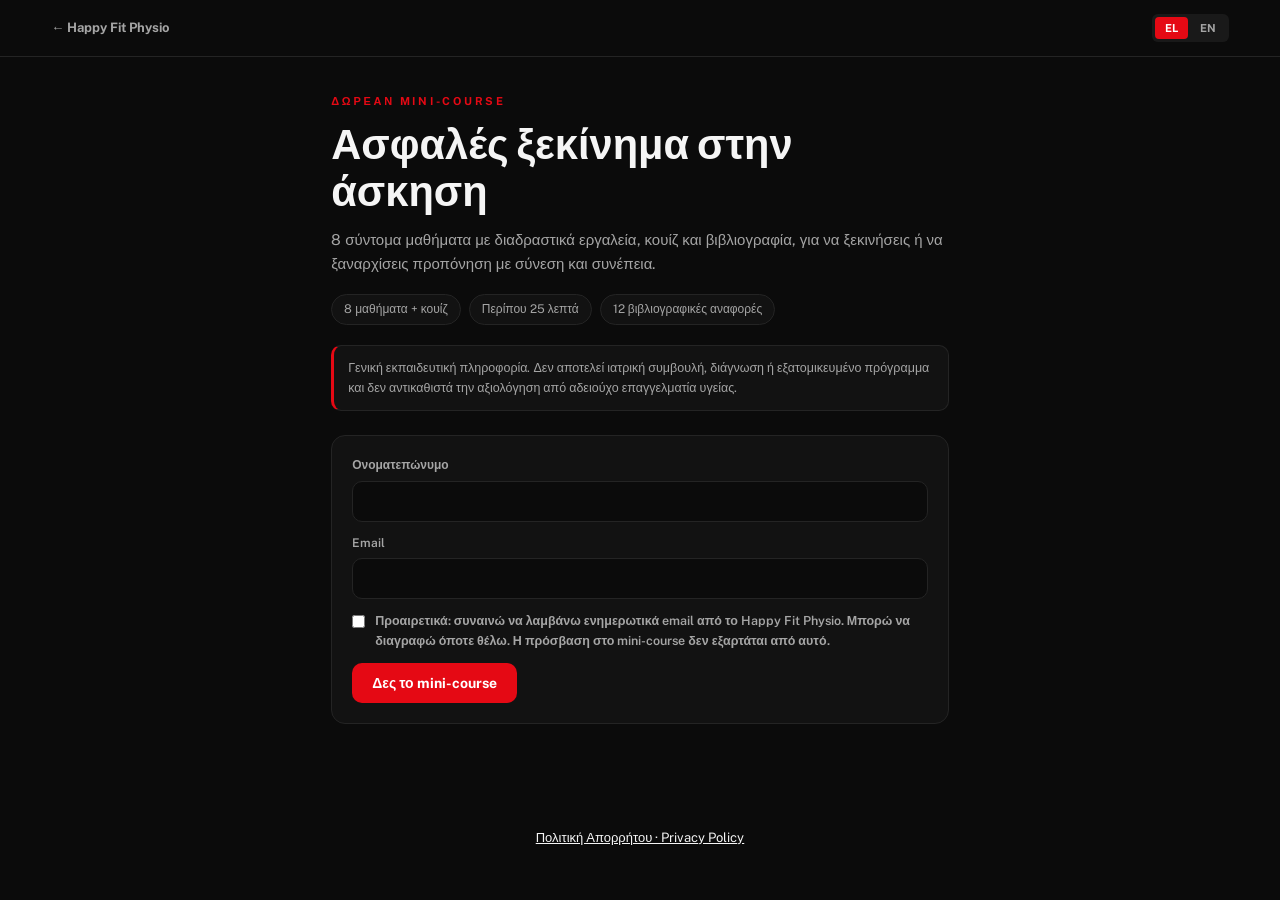
<file: mini-course.html>
<!DOCTYPE html>
<html lang="el">
<head>
  <meta charset="UTF-8" />
  <meta name="viewport" content="width=device-width, initial-scale=1.0" />
  <title>Δωρεάν mini-course · Happy Fit Physio</title>
  <meta name="description" content="Δωρεάν mini-course: 8 σύντομα μαθήματα για ασφαλές ξεκίνημα στην άσκηση, από το Happy Fit Physio.">
  <link rel="stylesheet" href="fonts/fonts.css">
  <style>
    :root { --ink:#f5f5f5; --ink-soft:#a5a5a5; --bg:#0b0b0b; --panel:#121212; --panel2:#181818; --line:#242424; --red:#e50914; --ok:#3ecf8e; --warn:#f5b73b; --bad:#ff5b5b; }
    *, *::before, *::after { box-sizing:border-box; margin:0; padding:0; }
    body { background:var(--bg); color:var(--ink); font-family:'Public Sans',sans-serif; line-height:1.6; overflow-x:hidden; }
    h1,h2,h3 { font-family:'Poppins',sans-serif; font-weight:800; }
    a { color:inherit; }
    .top { display:flex; align-items:center; justify-content:space-between; gap:12px; padding:14px max(16px,4vw); border-bottom:1px solid var(--line); }
    .back { text-decoration:none; font-size:13px; font-weight:700; color:var(--ink-soft); }
    .langSwitch { display:flex; gap:2px; background:rgba(255,255,255,.06); border-radius:6px; padding:3px; }
    .langSwitch button { background:transparent; border:none; color:var(--ink-soft); font-size:11px; font-weight:700; padding:5px 10px; border-radius:4px; cursor:pointer; font-family:inherit; }
    .langSwitch button.active { background:var(--red); color:#fff; }
    main { max-width:720px; margin:0 auto; padding:36px max(16px,4vw) 80px; }
    .label { font-size:11px; letter-spacing:.25em; text-transform:uppercase; color:var(--red); font-weight:700; margin-bottom:10px; }
    h1 { font-size:clamp(1.8rem,5vw,2.6rem); line-height:1.15; margin-bottom:12px; }
    .sub { color:var(--ink-soft); font-size:15px; margin-bottom:18px; }
    .meta { display:flex; gap:8px; flex-wrap:wrap; margin-bottom:20px; }
    .pill { background:var(--panel); border:1px solid var(--line); border-radius:999px; padding:5px 12px; font-size:12px; color:var(--ink-soft); }
    .notice { background:var(--panel); border:1px solid var(--line); border-left:3px solid var(--red); border-radius:10px; padding:12px 14px; font-size:12.5px; color:var(--ink-soft); margin-bottom:24px; }
    .card { background:var(--panel); border:1px solid var(--line); border-radius:14px; padding:20px; }
    .field { margin-bottom:12px; }
    label { display:block; font-size:12px; font-weight:600; margin-bottom:5px; color:var(--ink-soft); }
    input[type=text], input[type=email] { width:100%; background:#0b0b0b; border:1px solid var(--line); color:var(--ink); border-radius:10px; padding:11px 12px; font:400 15px 'Public Sans',sans-serif; }
    .chk { display:flex; gap:10px; align-items:flex-start; font-size:12.5px; color:var(--ink-soft); margin:12px 0; }
    .chk input { margin-top:4px; }
    .btn { display:inline-block; background:var(--red); color:#fff; border:none; border-radius:10px; padding:12px 20px; font:700 14px 'Public Sans',sans-serif; cursor:pointer; text-decoration:none; }
    .btn.ghost { background:transparent; border:1px solid var(--line); color:var(--ink); }
    .btn:disabled { opacity:.6; }
    .err { color:#ff6b6b; font-size:13px; margin-top:10px; display:none; }
    #content { display:none; }
    .prog { position:sticky; top:0; z-index:5; background:rgba(11,11,11,.95); backdrop-filter:blur(6px); padding:12px 0 10px; margin-bottom:14px; }
    .prog .row { display:flex; justify-content:space-between; font-size:12px; color:var(--ink-soft); margin-bottom:6px; font-weight:600; }
    .bar { height:6px; background:var(--line); border-radius:99px; overflow:hidden; }
    .bar > i { display:block; height:100%; width:0; background:var(--red); transition:width .35s ease; }
    details { background:var(--panel); border:1px solid var(--line); border-radius:14px; margin-bottom:12px; }
    details.done { border-color:rgba(62,207,142,.45); }
    summary { cursor:pointer; padding:16px; font-weight:700; list-style:none; display:flex; gap:12px; align-items:center; }
    summary::-webkit-details-marker { display:none; }
    summary .n { background:var(--red); color:#fff; width:28px; height:28px; border-radius:50%; display:inline-flex; align-items:center; justify-content:center; font-size:13px; flex-shrink:0; }
    details.done summary .n { background:var(--ok); color:#06210f; }
    summary .t { flex:1; }
    summary .min { font-size:11px; color:var(--ink-soft); font-weight:500; white-space:nowrap; }
    .body { padding:0 16px 18px; font-size:14.5px; }
    .body p { margin-bottom:10px; }
    .body ul { padding-left:18px; margin-bottom:10px; }
    .tool { background:var(--panel2); border:1px solid var(--line); border-radius:12px; padding:14px; margin:14px 0; }
    .tool h4 { font-size:12px; letter-spacing:.12em; text-transform:uppercase; color:var(--red); margin-bottom:10px; }
    .tool input[type=range] { width:100%; accent-color:var(--red); }
    .out { margin-top:10px; padding:10px 12px; border-radius:10px; font-size:13.5px; border:1px solid var(--line); background:#0b0b0b; }
    .out.ok { border-color:var(--ok); } .out.warn { border-color:var(--warn); } .out.bad { border-color:var(--bad); }
    .big { font-family:'Poppins',sans-serif; font-weight:800; font-size:28px; }
    table { width:100%; border-collapse:collapse; font-size:13px; margin:6px 0 4px; }
    th, td { padding:7px 6px; border-bottom:1px solid var(--line); text-align:left; }
    th { color:var(--ink-soft); font-weight:600; font-size:11.5px; }
    .days { display:flex; gap:6px; flex-wrap:wrap; }
    .day { background:#0b0b0b; border:1px solid var(--line); color:var(--ink); border-radius:10px; padding:9px 12px; font:600 13px 'Public Sans',sans-serif; cursor:pointer; }
    .day.on { background:var(--red); border-color:var(--red); }
    .check { display:flex; gap:10px; align-items:flex-start; font-size:13.5px; padding:6px 0; color:var(--ink); }
    .check input { margin-top:5px; }
    .done-btn { margin-top:6px; }
    .final { text-align:center; padding:26px 18px; margin-top:20px; }
    .final h3 { margin-bottom:8px; }
    .final .btns { display:flex; gap:10px; justify-content:center; flex-wrap:wrap; margin-top:14px; }
    .src { font-size:11.5px; color:var(--ink-soft); margin-top:22px; }
    a.cite { color:var(--red); text-decoration:none; font-size:0.8em; vertical-align:super; font-weight:700; }
    .myth { border-top:1px solid var(--line); padding:12px 0; }
    .mq { font-weight:600; margin-bottom:8px; }
    .mbtns { display:flex; gap:8px; }
    .mbtns .btn { padding:8px 16px; }
    .opt { display:block; width:100%; text-align:left; background:#0b0b0b; border:1px solid var(--line); color:var(--ink); border-radius:10px; padding:10px 12px; margin-bottom:8px; font:500 14px 'Public Sans',sans-serif; cursor:pointer; }
    .opt:disabled { cursor:default; }
    .opt.right { border-color:var(--ok); }
    .opt.wrong { border-color:var(--bad); }
    .qq { padding:12px 0; border-top:1px solid var(--line); }
    .refs { padding-left:20px; font-size:12.5px; color:var(--ink-soft); line-height:1.6; }
    .refs li { margin-bottom:8px; }
    .refs a { color:var(--ink-soft); }
    .refs li:target { background:rgba(229,9,20,.12); }
    #sheet { display:none; }
    @media print {
      body > *:not(#sheet) { display:none !important; }
      body { background:#fff; color:#000; }
      #sheet { display:block !important; padding:24px; font-family:Arial,sans-serif; color:#000; }
      #sheet h2 { font-size:20px; margin-bottom:4px; } #sheet h3 { font-size:14px; margin:14px 0 4px; }
      #sheet p, #sheet li { font-size:12px; line-height:1.5; } #sheet ul { padding-left:18px; }
      #sheet .foot { margin-top:16px; font-size:10.5px; color:#444; }
    }
  </style>
</head>
<body>
  <div class="top"><a class="back" href="index.html">← Happy Fit Physio</a><div class="langSwitch"><button class="langBtn" data-lang="el">EL</button><button class="langBtn" data-lang="en">EN</button></div></div>
  <main>
    <div class="label" data-t="label"></div>
    <h1 data-t="h1"></h1>
    <p class="sub" data-t="sub"></p>
    <div class="meta"><span class="pill" data-t="p1"></span><span class="pill" data-t="p2"></span><span class="pill" data-t="p3"></span></div>
    <div class="notice" data-t="notice"></div>

    <div class="card" id="gate">
      <form id="f">
        <input type="text" id="website" tabindex="-1" autocomplete="off" style="position:absolute; left:-9999px; width:1px; height:1px; opacity:0;" aria-hidden="true">
        <div class="field"><label for="n" data-t="name"></label><input type="text" id="n" required maxlength="120"></div>
        <div class="field"><label for="e">Email</label><input type="email" id="e" required maxlength="200"></div>
        <label class="chk"><input type="checkbox" id="c"><span data-t="consent"></span></label>
        <button class="btn" type="submit" data-t="go"></button>
        <div class="err" id="err"></div>
      </form>
    </div>

    <div id="content"></div>
  </main>
  <p style="text-align:center; font-size:13px; margin:24px 16px 32px;"><a href="index.html#privacy" style="color:inherit; text-decoration:underline;">Πολιτική Απορρήτου · Privacy Policy</a></p>
  <div id="sheet"></div>
  <script type="module">
    import { createClient } from './supabase.js';
    const supabase = createClient('https://hxbpuamzisdldwbuumda.supabase.co', 'sb_publishable_R0pcwjFyKcm-PPIkdm_wkw_7tgXtYoH');
    let lang = 'el';
    try{ if(localStorage.getItem('hfp_lang')==='en') lang='en'; }catch(e){}
    const $ = id => document.getElementById(id);
    const esc = v => String(v ?? '').replace(/[&<>"']/g, c => ({'&':'&amp;','<':'&lt;','>':'&gt;','"':'&quot;',"'":'&#39;'}[c]));

    // All text below is static content written by us (never user input).
    const S = { el: {"label": "Δωρεάν mini-course", "h1": "Ασφαλές ξεκίνημα στην άσκηση", "sub": "8 σύντομα μαθήματα με διαδραστικά εργαλεία, κουίζ και βιβλιογραφία, για να ξεκινήσεις ή να ξαναρχίσεις προπόνηση με σύνεση και συνέπεια.", "p1": "8 μαθήματα + κουίζ", "p2": "Περίπου 25 λεπτά", "p3": "12 βιβλιογραφικές αναφορές", "notice": "Γενική εκπαιδευτική πληροφορία. Δεν αποτελεί ιατρική συμβουλή, διάγνωση ή εξατομικευμένο πρόγραμμα και δεν αντικαθιστά την αξιολόγηση από αδειούχο επαγγελματία υγείας.", "name": "Ονοματεπώνυμο", "consent": "Προαιρετικά: συναινώ να λαμβάνω ενημερωτικά email από το Happy Fit Physio. Μπορώ να διαγραφώ όποτε θέλω. Η πρόσβαση στο mini-course δεν εξαρτάται από αυτό.", "go": "Δες το mini-course", "sending": "Αποστολή…", "bad": "Έλεγξε το όνομα και το email.", "progress": "Πρόοδος", "of": "από", "min": "λεπτά", "markDone": "Το ολοκλήρωσα ✓", "undo": "Ολοκληρώθηκε ✓ (πάτα για αναίρεση)", "myth": "Μύθος", "fact": "Γεγονός", "quizT": "Κουίζ", "quizP": "5 ερωτήσεις για να τσεκάρεις τι κράτησες.", "score": "Σκορ", "refT": "Βιβλιογραφία", "retry": "Ξανά", "finalT": "Τέλος του mini-course", "finalP": "Έχεις τα βασικά για ασφαλές ξεκίνημα. Κατέβασε το φυλλάδιο με τους κανόνες και, αν θες πρόγραμμα φτιαγμένο για σένα, δες τις επιλογές.", "print": "Εκτύπωση / αποθήκευση PDF", "plans": "Δες τις επιλογές coaching", "refNote": "Οι αναφορές είναι για όσους θέλουν να διαβάσουν τις πηγές. Τα συμπεράσματα μελετών δεν εφαρμόζονται αυτόματα σε κάθε άτομο.", "days": ["Δευ", "Τρι", "Τετ", "Πέμ", "Παρ", "Σαβ", "Κυρ"], "rir": ["Πολύ κοντά στην αποτυχία. Για αρχάριους συνήθως πιο απαιτητικό από όσο χρειάζεται.", "Πολύ κοντά στην αποτυχία. Για αρχάριους συνήθως πιο απαιτητικό από όσο χρειάζεται.", "Αρκετά απαιτητικό. Εντάξει σε μερικά σετ, όχι σε όλα.", "Καλή περιοχή για αρχή (RIR 2-3).", "Καλή περιοχή για αρχή (RIR 2-3).", "Μάλλον πολύ ελαφρύ. Αν συμβαίνει σε όλα τα σετ, σκέψου μικρή αύξηση φορτίου.", "Μάλλον πολύ ελαφρύ. Αν συμβαίνει σε όλα τα σετ, σκέψου μικρή αύξηση φορτίου."], "pain": [["ok", "Ήπια ενόχληση. Συνήθως μπορείς να συνεχίσεις προσεκτικά."], ["ok", "Ήπια ενόχληση. Συνήθως μπορείς να συνεχίσεις προσεκτικά."], ["ok", "Ήπια ενόχληση. Συνήθως μπορείς να συνεχίσεις προσεκτικά."], ["ok", "Ήπια ενόχληση. Συνήθως μπορείς να συνεχίσεις προσεκτικά."], ["warn", "Μείωσε το φορτίο ή το εύρος κίνησης και παρακολούθησε."], ["bad", "Σταμάτα αυτή την άσκηση."], ["bad", "Σταμάτα αυτή την άσκηση."], ["bad", "Σταμάτα την προπόνηση. Έντονος πόνος χρειάζεται αξιολόγηση από επαγγελματία υγείας πριν συνεχίσεις."], ["bad", "Σταμάτα την προπόνηση. Έντονος πόνος χρειάζεται αξιολόγηση από επαγγελματία υγείας πριν συνεχίσεις."], ["bad", "Σταμάτα την προπόνηση. Έντονος πόνος χρειάζεται αξιολόγηση από επαγγελματία υγείας πριν συνεχίσεις."], ["bad", "Σταμάτα την προπόνηση. Έντονος πόνος χρειάζεται αξιολόγηση από επαγγελματία υγείας πριν συνεχίσεις."]], "flags": ["Έντονος ή επιδεινούμενος πόνος", "Νέος τραυματισμός", "Νέο σημαντικό σύμπτωμα", "Νευρολογικά συμπτώματα (π.χ. μούδιασμα, αδυναμία)", "Επείγον ιατρικό συμβάν"], "flagStop": "Σταμάτα την προπόνηση και ζήτα αξιολόγηση από αδειούχο γιατρό ή φυσικοθεραπευτή. Ένα πρόγραμμα δεν είναι το σωστό βήμα τώρα.", "flagEmg": "Κάλεσε το 166 ή το 112 τώρα.", "sleep": [["bad", "Πολύ λίγος ύπνος. Μείωσε προσωρινά τον όγκο προπόνησης και δώσε προτεραιότητα στον ύπνο."], ["warn", "Λίγο κάτω από τη σύσταση των 7+ ωρών. Δοκίμασε να πηγαίνεις νωρίτερα για ύπνο και μην ανεβάζεις φορτίο αυτή την εβδομάδα."], ["ok", "Είσαι εντός της σύστασης για ενήλικες (7+ ώρες)."]], "plan": {"none": "Διάλεξε τουλάχιστον μία ημέρα.", "one": "Ξεκίνα με 2 ημέρες αν μπορείς, ώστε να χτίσεις συνήθεια και να έχεις ενδυνάμωση 2 φορές την εβδομάδα.", "good": "Καλό ξεκίνημα. Κράτησε 30-40 λεπτά ανά προπόνηση.", "many": "Αν είσαι αρχάριος, ξεκίνα με 2-3 ημέρες και πρόσθεσε αργότερα. Η συνέπεια μετράει περισσότερο από τον αριθμό.", "cons": " Προσπάθησε να μην έχεις έντονες προπονήσεις σε διαδοχικές ημέρες στην αρχή."}, "titles": ["Ξεκίνα πιο ελαφριά και αύξανε σταδιακά", "Πόνος και ενόχληση: τι ξέρουμε και τι όχι", "Πότε σταματάς και ζητάς αξιολόγηση", "Μυϊκή ευαισθησία ή κάτι άλλο;", "Ύπνος και ανάκαμψη", "Γιατί μετράει η ενδυνάμωση", "Συνέπεια, βήματα και συνήθεια", "Μύθος ή γεγονός;"], "mins": [4, 4, 2, 3, 2, 3, 4, 3], "html": ["<p>Πολλοί τραυματισμοί υπερφόρτωσης σχετίζονται με απότομη αύξηση του φόρτου. Αντίστοιχα, η σταδιακά αυξανόμενη προπόνηση χτίζει αντοχή που προστατεύει <a class=\"cite\" href=\"#ref-4\">[4]</a>. Η λύση είναι απλή: αλλάζεις <strong>ένα πράγμα τη φορά</strong>.</p>\n<ul><li>Αύξησε είτε το βάρος, είτε τις επαναλήψεις, είτε τις ημέρες προπόνησης. Όχι όλα μαζί.</li><li>Για αρχάριους οι οδηγίες του ACSM προτείνουν 2-3 ημέρες την εβδομάδα και φορτίο που επιτρέπει περίπου 8-12 επαναλήψεις <a class=\"cite\" href=\"#ref-6\">[6]</a>.</li><li>Όταν μπορείς να κάνεις 1-2 επαναλήψεις πάνω από τον στόχο σου σε δύο συνεχόμενες προπονήσεις, αύξησε το βάρος κατά 2-10% <a class=\"cite\" href=\"#ref-6\">[6]</a>.</li><li>Αν μια εβδομάδα πήγε άσχημα, μείνε στο ίδιο φορτίο.</li></ul>\n<div class=\"tool\"><h4>Παράδειγμα 4 εβδομάδων</h4><table><tr><th>Εβδ.</th><th>Σετ × επαναλήψεις</th><th>Βάρος</th></tr>\n<tr><td>1</td><td>3 × 8</td><td>40 kg</td></tr><tr><td>2</td><td>3 × 10</td><td>40 kg</td></tr><tr><td>3</td><td>3 × 12</td><td>40 kg</td></tr><tr><td>4</td><td>3 × 8</td><td>42,5 kg (+6%)</td></tr></table>\n<p style=\"font-size:12px;color:var(--ink-soft);margin:6px 0 0;\">Πρώτα ανεβαίνουν οι επαναλήψεις, μετά το βάρος, και ξαναρχίζεις από λιγότερες. Είναι παράδειγμα, όχι πρόγραμμα για σένα.</p></div>\n<div class=\"tool\"><h4>Υπολογιστής RIR (επαναλήψεις στο απόθεμα)</h4>\n<p style=\"font-size:13px;color:var(--ink-soft);margin-bottom:8px;\">Το RIR λέει πόσες ακόμα επαναλήψεις θα μπορούσες να κάνεις πριν σταματήσεις. Υπάρχει κλίμακα που συνδέει την προσπάθεια με το RIR <a class=\"cite\" href=\"#ref-5\">[5]</a>.</p>\n<label>Στο τέλος του σετ θα μπορούσα να κάνω ακόμα: <strong id=\"rirV\">3</strong> επαναλήψεις</label><input type=\"range\" min=\"0\" max=\"6\" value=\"3\" id=\"rirR\"><div class=\"out ok\" id=\"rirO\"></div></div>", "<p>Χρησιμοποίησε μια κλίμακα 0-10 για τον πόνο. Πρώτα η εντιμότητα για το τι ξέρουμε: σε ανασκόπηση για τον χρόνιο μυοσκελετικό πόνο, η επώδυνη και η ανώδυνη άσκηση είχαν παρόμοια αποτελέσματα στη λειτουργικότητα, με μικρό όφελος της επώδυνης στον πόνο βραχυπρόθεσμα και τεκμήρια χαμηλής έως μέτριας ποιότητας <a class=\"cite\" href=\"#ref-7\">[7]</a>. Σε τενοντοπάθεια Αχιλλείου, η συνέχιση δραστηριότητας με παρακολούθηση του πόνου δεν είχε χειρότερα αποτελέσματα από την ενεργητική ξεκούραση <a class=\"cite\" href=\"#ref-8\">[8]</a>.</p>\n<p>Δηλαδή: <strong>δεν χρειάζεται να πονάει έντονα για να ωφεληθείς</strong>. Οι μελέτες αυτές όμως αφορούν επαγγελματικά καθοδηγούμενα προγράμματα. Για τον απλό ασκούμενο, χωρίς επαγγελματία δίπλα του, χρησιμοποιώ έναν <strong>συντηρητικό πρακτικό κανόνα</strong>. Δεν προκύπτει από μελέτη, είναι δικό μου όριο ασφάλειας. Δοκίμασέ τον:</p>\n<div class=\"tool\"><h4>Πόσο πονάει τώρα;</h4><input type=\"range\" min=\"0\" max=\"10\" value=\"2\" id=\"painR\"><div style=\"display:flex;justify-content:space-between;font-size:11px;color:var(--ink-soft);\"><span>0</span><span class=\"big\" id=\"painV\" style=\"font-size:22px;color:var(--ink);\">2</span><span>10</span></div><div class=\"out ok\" id=\"painO\"></div></div>\n<p style=\"font-size:13px;color:var(--ink-soft);\">Αν η ενόχληση δεν έχει υποχωρήσει την επόμενη μέρα, κάν’ το πιο ελαφρύ την επόμενη φορά. Αν έχεις πόνο που επιμένει, το σωστό βήμα είναι η αξιολόγηση από επαγγελματία, όχι η αυτοδιαχείριση.</p>", "<p>Ορισμένα σημάδια χρησιμοποιούνται από επαγγελματίες υγείας ως «κόκκινες σημαίες», δηλαδή ένδειξη ότι χρειάζεται περαιτέρω έλεγχος. Από μόνα τους δεν αποτελούν διάγνωση και η διαγνωστική τους ακρίβεια είναι περιορισμένη, γι’ αυτό η απόφαση ανήκει σε επαγγελματία <a class=\"cite\" href=\"#ref-9\">[9]</a>. Τσέκαρε ό,τι ισχύει για σένα:</p>\n<div class=\"tool\"><h4>Έλεγχος σημάτων</h4><div id=\"flags\"></div><div class=\"out\" id=\"flagO\" style=\"display:none;\"></div></div>", "<p>Μετά από μια καινούρια ή έντονη προπόνηση είναι φυσιολογικό να νιώσεις μυϊκή επώδυνη ευαισθησία. Λέγεται καθυστερημένος μυϊκός πόνος (DOMS). Συνήθως εμφανίζεται κάποιες ώρες μετά, κορυφώνεται σε 1-3 ημέρες και υποχωρεί μέσα σε περίπου μία εβδομάδα <a class=\"cite\" href=\"#ref-10\">[10]</a>.</p>\n<div class=\"tool\"><h4>Πώς διαφέρει από κάτι που ανησυχεί</h4><table><tr><th></th><th>Μυϊκή ευαισθησία (DOMS)</th><th>Ανησυχητικό</th></tr>\n<tr><td>Πότε</td><td>Ώρες μετά, κορυφή σε 1-3 ημέρες</td><td>Απότομα, κατά τη διάρκεια της άσκησης</td></tr>\n<tr><td>Πού</td><td>Στους μυς που δούλεψαν, συνήθως και στις δύο πλευρές</td><td>Σε άρθρωση, τένοντα ή μία συγκεκριμένη θέση</td></tr>\n<tr><td>Πορεία</td><td>Βελτιώνεται από μέρα σε μέρα</td><td>Χειροτερεύει ή δεν υποχωρεί</td></tr>\n<tr><td>Άλλα σημάδια</td><td>Βαριά, δύσκαμπτα πόδια ή χέρια</td><td>Πρήξιμο, μελανιά, «κρακ», μούδιασμα, αδυναμία</td></tr></table></div>\n<ul><li>Η ήπια κίνηση και μια πιο ελαφριά επόμενη προπόνηση συνήθως αρκούν.</li><li>Αν υπάρχει κάτι από τη δεξιά στήλη, πήγαινε στο μάθημα 3 και ζήτα αξιολόγηση.</li></ul>", "<p>Η βελτίωση γίνεται στην ανάκαμψη, όχι μόνο στην προπόνηση. Η κοινή σύσταση των επιστημονικών εταιρειών ύπνου για ενήλικες είναι <strong>7 ή περισσότερες ώρες τη νύχτα</strong> για βέλτιστη υγεία <a class=\"cite\" href=\"#ref-2\">[2]</a>.</p>\n<div class=\"tool\"><h4>Πόσες ώρες κοιμάσαι συνήθως;</h4><input type=\"range\" min=\"3\" max=\"10\" step=\"0.5\" value=\"7\" id=\"slR\"><div style=\"text-align:center;\"><span class=\"big\" id=\"slV\">7</span> <span style=\"color:var(--ink-soft);\">ώρες</span></div><div class=\"out ok\" id=\"slO\"></div></div>\n<ul><li>Άφησε τουλάχιστον 1-2 ημέρες την εβδομάδα χωρίς έντονη προπόνηση. Το περπάτημα και η ήπια κίνηση βοηθούν.</li><li>Αν για αρκετές μέρες κοιμάσαι λίγο και νιώθεις εξαντλημένος/η, μείωσε προσωρινά τον όγκο και μην ανεβάζεις φορτίο.</li></ul>", "<p>Σε μετα-ανάλυση τυχαιοποιημένων μελετών για την πρόληψη τραυματισμών στον αθλητισμό, η ενδυνάμωση μείωσε τους αθλητικούς τραυματισμούς σε λιγότερο από το 1/3 (σχετικός κίνδυνος 0,31) και οι παρεμβάσεις συνολικά μείωσαν τους τραυματισμούς υπερφόρτωσης περίπου στο μισό (0,53). Το stretching μόνο του δεν έδειξε ουσιαστικό όφελος (0,96) <a class=\"cite\" href=\"#ref-3\">[3]</a>.</p>\n<div class=\"tool\"><h4>Τι δείχνουν οι αριθμοί</h4><table><tr><th>Παρέμβαση</th><th>Σχετικός κίνδυνος τραυματισμών</th></tr><tr><td>Ενδυνάμωση</td><td>0,31 (περίπου -69%)</td></tr><tr><td>Τραυματισμοί υπερφόρτωσης (όλες οι παρεμβάσεις)</td><td>0,53 (περίπου -47%)</td></tr><tr><td>Stretching</td><td>0,96 (χωρίς ουσιαστική διαφορά)</td></tr></table>\n<p style=\"font-size:12px;color:var(--ink-soft);margin:6px 0 0;\">Τα δεδομένα αφορούν κυρίως αθλητές και λίγες μελέτες για την ενδυνάμωση. Δείχνουν κατεύθυνση, όχι εγγύηση για τον καθένα.</p></div>\n<ul><li>Η ενδυνάμωση δεν είναι μόνο για «μυς». Είναι και προστασία των αρθρώσεων.</li><li>Δεν σημαίνει ότι το stretching είναι κακό. Απλώς δεν αρκεί ως μοναδική στρατηγική πρόληψης.</li></ul>", "<p>Οι οδηγίες του Παγκόσμιου Οργανισμού Υγείας για ενήλικες περιλαμβάνουν 150-300 λεπτά μέτριας αερόβιας δραστηριότητας την εβδομάδα και ενδυνάμωση μυών τουλάχιστον 2 ημέρες την εβδομάδα <a class=\"cite\" href=\"#ref-1\">[1]</a>. Φτιάξε το δικό σου πρώτο πλάνο:</p>\n<div class=\"tool\"><h4>Ποιες ημέρες θα προπονείσαι;</h4><div class=\"days\" id=\"days\"></div><div class=\"out\" id=\"planO\" style=\"display:none;\"></div></div>\n<p><strong>Και τα βήματα;</strong> Σε μετα-ανάλυση 15 ομάδων, περισσότερα καθημερινά βήματα συνδέονταν με χαμηλότερη θνησιμότητα. Το όφελος ανέβαινε μέχρι περίπου 6.000-8.000 βήματα για ηλικίες 60+ και 8.000-10.000 για νεότερους. Πρόκειται για παρατηρησιακά δεδομένα, όχι για απόδειξη αιτίας <a class=\"cite\" href=\"#ref-11\">[11]</a>.</p>\n<p><strong>Και η συνήθεια;</strong> Στη μελέτη των Lally και συνεργατών, ο διάμεσος χρόνος για να γίνει μια συμπεριφορά αυτόματη ήταν 66 ημέρες στην υποομάδα που αναλύθηκε, με εύρος 18 έως 254 ημέρες. Η άσκηση χρειαζόταν συνήθως περισσότερο από άλλες συμπεριφορές, αν και η διαφορά δεν ήταν στατιστικά σημαντική <a class=\"cite\" href=\"#ref-12\">[12]</a>. Μην περιμένεις να γίνει εύκολη σε 3 εβδομάδες.</p>\n<ul><li>Κλείσε ώρες στο ημερολόγιο, σαν ραντεβού.</li><li>Σημείωνε μετά από κάθε προπόνηση: βάρος, επαναλήψεις, πόνο. Σε 4 εβδομάδες θα βλέπεις πρόοδο στα νούμερα.</li></ul>", "<p>Πες για κάθε πρόταση αν είναι μύθος ή γεγονός και δες την εξήγηση με την πηγή της.</p><div id=\"myths\"></div>"], "myths": [["Πρέπει να πονάει έντονα για να δουλέψει η άσκηση.", "myth", "Μύθος. Στον χρόνιο μυοσκελετικό πόνο η επώδυνη και η ανώδυνη άσκηση είχαν παρόμοια αποτελέσματα στη λειτουργικότητα. Υπήρχε μικρό όφελος της επώδυνης στον πόνο μόνο βραχυπρόθεσμα, με τεκμήρια χαμηλής έως μέτριας ποιότητας.", 7], ["Το stretching αρκεί για να προλάβω τραυματισμούς.", "myth", "Μύθος. Στη μετα-ανάλυση το stretching μόνο του δεν έδειξε ουσιαστική μείωση τραυματισμών, ενώ η ενδυνάμωση έδειξε μεγάλη.", 3], ["Αν πονάω, πρέπει πάντα να σταματάω εντελώς κάθε δραστηριότητα ή να κάνω αυτοδιάγνωση.", "myth", "Μύθος. Σε ορισμένες περιπτώσεις, με καθοδήγηση επαγγελματία, η προσαρμοσμένη δραστηριότητα είναι ασφαλής (π.χ. τενοντοπάθεια Αχιλλείου). Γι’ αυτό το σωστό βήμα είναι η αξιολόγηση από επαγγελματία, όχι η αυτοδιάγνωση.", 8], ["Χρειάζομαι 10.000 βήματα, αλλιώς δεν έχει νόημα.", "myth", "Μύθος. Στη μετα-ανάλυση το όφελος εμφανιζόταν ήδη με πολύ λιγότερα βήματα και το πλατό ήταν περίπου στις 6.000-8.000 (60+) ή 8.000-10.000 (νεότεροι).", 11], ["Δεν υπάρχει «μαγικός αριθμός» ημερών για να γίνει η άσκηση συνήθεια.", "fact", "Γεγονός. Στη μελέτη του 2010 η διάμεσος ήταν 66 ημέρες, με εύρος 18-254, και ο αριθμός αφορούσε υποομάδα.", 12]], "quiz": [["Ποιο ισχύει για τη σταδιακή αύξηση του φόρτου;", ["Αλλάζω βάρος, επαναλήψεις και ημέρες ταυτόχρονα", "Αλλάζω ένα πράγμα τη φορά", "Ανεβάζω βάρος σε κάθε προπόνηση"], 1, "Η αλλαγή ενός πράγματος τη φορά κρατά την αύξηση σταδιακή και ελέγξιμη."], ["Έχεις πόνο 6/10 σε ένα σετ. Τι κάνεις με τον κανόνα του mini-course;", ["Συνεχίζω κανονικά", "Σταματάω αυτή την άσκηση", "Ανεβάζω βάρος για να το περάσω"], 1, "Από 5/10 και πάνω σε ένα σετ σταματάς την άσκηση (συντηρητικός πρακτικός κανόνας)."], ["Νιώθεις νέο μούδιασμα και αδυναμία στο πόδι. Τι είναι το σωστό βήμα;", ["Ζεσταίνομαι και προπονούμαι κανονικά", "Ζητώ αξιολόγηση από επαγγελματία υγείας", "Κάνω περισσότερο stretching"], 1, "Τα νευρολογικά συμπτώματα είναι σημάδι για αξιολόγηση από επαγγελματία."], ["Τι έδειξε η μετα-ανάλυση για τους τραυματισμούς στον αθλητισμό;", ["Η ενδυνάμωση συνδεόταν με σημαντική μείωση τραυματισμών", "Το stretching μόνο ήταν ο πιο αποτελεσματικός τρόπος", "Καμία παρέμβαση δεν είχε σχέση με τραυματισμούς"], 0, "Η ενδυνάμωση μείωσε τους τραυματισμούς σε λιγότερο από το 1/3 (RR 0,31)."], ["Πόσος χρόνος χρειάζεται για να γίνει μια συμπεριφορά συνήθεια;", ["Πάντα 21 ημέρες", "Δεν υπάρχει μαγικός αριθμός, στη μελέτη 18-254 ημέρες", "Μία εβδομάδα"], 1, "Στη μελέτη των Lally και συν. η διάμεσος ήταν 66 ημέρες με μεγάλο εύρος."]], "sheet": {"t": "Φυλλάδιο: ασφαλές ξεκίνημα στην άσκηση", "rules": [["Αύξηση φόρτου", "Άλλαζε ένα πράγμα τη φορά (βάρος, επαναλήψεις ή ημέρες). Αρχάριοι: 2-3 ημέρες την εβδομάδα, στόχος RIR 2-3. Ανέβασε το βάρος 2-10% όταν κάνεις 1-2 επαναλήψεις πάνω από τον στόχο σε δύο συνεχόμενες προπονήσεις."], ["Κανόνας πόνου 0-10 (συντηρητικός πρακτικός κανόνας)", "0-3 συνεχίζεις προσεκτικά. 4 μείωσε φορτίο ή εύρος. 5 και πάνω σε σετ: σταμάτα την άσκηση. 7 και πάνω: σταμάτα την προπόνηση και ζήτα αξιολόγηση. Δεν χρειάζεται έντονος πόνος για να ωφεληθείς."], ["Σταμάτα και ζήτα αξιολόγηση όταν υπάρχει", "Έντονος ή επιδεινούμενος πόνος, νέος τραυματισμός, νέο σημαντικό σύμπτωμα, νευρολογικά συμπτώματα (μούδιασμα, αδυναμία). Επείγον: 166 ή 112."], ["Μυϊκή ευαισθησία (DOMS)", "Ώρες μετά, κορυφή σε 1-3 ημέρες, βελτιώνεται καθημερινά. Αν είναι απότομο, σε άρθρωση ή χειροτερεύει, ζήτα αξιολόγηση."], ["Ανάκαμψη", "7 ή περισσότερες ώρες ύπνου. 1-2 ημέρες την εβδομάδα χωρίς έντονη προπόνηση."], ["Συνέπεια", "150-300 λεπτά μέτριας αερόβιας δραστηριότητας και ενδυνάμωση 2+ ημέρες την εβδομάδα (ΠΟΥ). Ξεκίνα με 2 προπονήσεις των 30-40 λεπτών και σημείωνε βάρος, επαναλήψεις και πόνο."]], "foot": "Γενική εκπαιδευτική πληροφορία, όχι ιατρική συμβουλή. Happy Fit Physio · evangelosvoulgarismd-dotcom.github.io/happy-fit-physio-simple"}},
    en: {"label": "Free mini-course", "h1": "A safe start to training", "sub": "8 short lessons with interactive tools, a quiz and references, to start or restart training with good judgement and consistency.", "p1": "8 lessons + quiz", "p2": "About 25 minutes", "p3": "12 references", "notice": "General educational information. It is not medical advice, a diagnosis or an individual program, and does not replace assessment by a licensed health professional.", "name": "Full name", "consent": "Optional: I agree to receive informational emails from Happy Fit Physio. I can unsubscribe anytime. Access to the mini-course does not depend on this.", "go": "View the mini-course", "sending": "Sending…", "bad": "Please check your name and email.", "progress": "Progress", "of": "of", "min": "min", "markDone": "Mark as done ✓", "undo": "Done ✓ (tap to undo)", "myth": "Myth", "fact": "Fact", "quizT": "Quiz", "quizP": "5 questions to check what stuck.", "score": "Score", "refT": "References", "retry": "Retry", "finalT": "End of the mini-course", "finalP": "You have the basics for a safe start. Download the cheat sheet with the rules and, if you want a program built for you, see the options.", "print": "Print / save as PDF", "plans": "See coaching options", "refNote": "References are for those who want to read the sources. Study conclusions do not automatically apply to every individual.", "days": ["Mon", "Tue", "Wed", "Thu", "Fri", "Sat", "Sun"], "rir": ["Very close to failure. For beginners usually harder than needed.", "Very close to failure. For beginners usually harder than needed.", "Quite demanding. Fine on a few sets, not all of them.", "A good range to start with (RIR 2-3).", "A good range to start with (RIR 2-3).", "Probably too light. If this happens on all sets, consider a small load increase.", "Probably too light. If this happens on all sets, consider a small load increase."], "pain": [["ok", "Mild discomfort. You can usually continue carefully."], ["ok", "Mild discomfort. You can usually continue carefully."], ["ok", "Mild discomfort. You can usually continue carefully."], ["ok", "Mild discomfort. You can usually continue carefully."], ["warn", "Reduce the load or range of motion and monitor."], ["bad", "Stop this exercise."], ["bad", "Stop this exercise."], ["bad", "Stop the session. Severe pain needs assessment by a health professional before you continue."], ["bad", "Stop the session. Severe pain needs assessment by a health professional before you continue."], ["bad", "Stop the session. Severe pain needs assessment by a health professional before you continue."], ["bad", "Stop the session. Severe pain needs assessment by a health professional before you continue."]], "flags": ["Severe or worsening pain", "A new injury", "A new significant symptom", "Neurological symptoms (e.g. numbness, weakness)", "A medical emergency"], "flagStop": "Stop training and get assessed by a licensed doctor or physiotherapist. A program is not the right step now.", "flagEmg": "Call 166 or 112 now.", "sleep": [["bad", "Very little sleep. Temporarily reduce training volume and prioritise sleep."], ["warn", "Slightly under the 7+ hours recommendation. Try going to bed earlier and do not increase load this week."], ["ok", "You are within the adult recommendation (7+ hours)."]], "plan": {"none": "Pick at least one day.", "one": "Start with 2 days if you can, to build the habit and get strengthening twice a week.", "good": "A good start. Keep sessions to 30-40 minutes.", "many": "If you are a beginner, start with 2-3 days and add later. Consistency matters more than the number.", "cons": " Try not to have hard sessions on consecutive days at first."}, "titles": ["Start lighter and progress gradually", "Pain and discomfort: what we know and what we do not", "When to stop and get assessed", "Muscle soreness or something else?", "Sleep and recovery", "Why strength training matters", "Consistency, steps and habit", "Myth or fact?"], "mins": [4, 4, 2, 3, 2, 3, 4, 3], "html": ["<p>Many overuse injuries are linked to a sudden jump in load. Conversely, gradually progressed training builds resilience that protects <a class=\"cite\" href=\"#ref-4\">[4]</a>. The fix is simple: change <strong>one thing at a time</strong>.</p>\n<ul><li>Increase either weight, reps or training days. Not all at once.</li><li>For beginners, ACSM guidance suggests 2-3 days a week and a load allowing about 8-12 repetitions <a class=\"cite\" href=\"#ref-6\">[6]</a>.</li><li>When you can do 1-2 reps over your target in two consecutive sessions, raise the weight by 2-10% <a class=\"cite\" href=\"#ref-6\">[6]</a>.</li><li>If a week went badly, stay at the same load.</li></ul>\n<div class=\"tool\"><h4>4-week example</h4><table><tr><th>Wk</th><th>Sets × reps</th><th>Weight</th></tr>\n<tr><td>1</td><td>3 × 8</td><td>40 kg</td></tr><tr><td>2</td><td>3 × 10</td><td>40 kg</td></tr><tr><td>3</td><td>3 × 12</td><td>40 kg</td></tr><tr><td>4</td><td>3 × 8</td><td>42.5 kg (+6%)</td></tr></table>\n<p style=\"font-size:12px;color:var(--ink-soft);margin:6px 0 0;\">Reps go up first, then weight, and you restart at fewer reps. It is an example, not a program for you.</p></div>\n<div class=\"tool\"><h4>RIR calculator (reps in reserve)</h4>\n<p style=\"font-size:13px;color:var(--ink-soft);margin-bottom:8px;\">RIR tells you how many more reps you could have done. A scale links effort to RIR <a class=\"cite\" href=\"#ref-5\">[5]</a>.</p>\n<label>At the end of the set I could do: <strong id=\"rirV\">3</strong> more reps</label><input type=\"range\" min=\"0\" max=\"6\" value=\"3\" id=\"rirR\"><div class=\"out ok\" id=\"rirO\"></div></div>", "<p>Use a 0-10 pain scale. First, honesty about what is known: in a review of chronic musculoskeletal pain, painful and non-painful exercise had similar results for function, with a small short-term pain benefit for painful exercise and low-to-moderate quality evidence <a class=\"cite\" href=\"#ref-7\">[7]</a>. In Achilles tendinopathy, continuing activity with pain monitoring was not worse than active rest <a class=\"cite\" href=\"#ref-8\">[8]</a>.</p>\n<p>So: <strong>you do not need severe pain to benefit</strong>. But these studies involve professionally guided programs. For an everyday exerciser with no professional beside them I use a <strong>conservative practical rule</strong>. It does not come from a study, it is my own safety margin. Try it:</p>\n<div class=\"tool\"><h4>How much does it hurt now?</h4><input type=\"range\" min=\"0\" max=\"10\" value=\"2\" id=\"painR\"><div style=\"display:flex;justify-content:space-between;font-size:11px;color:var(--ink-soft);\"><span>0</span><span class=\"big\" id=\"painV\" style=\"font-size:22px;color:var(--ink);\">2</span><span>10</span></div><div class=\"out ok\" id=\"painO\"></div></div>\n<p style=\"font-size:13px;color:var(--ink-soft);\">If discomfort has not settled the next day, go lighter next time. If pain persists, the right step is assessment by a professional, not self-management.</p>", "<p>Some signs are used by health professionals as \"red flags\", meaning a cue for further assessment. On their own they are not a diagnosis and their diagnostic accuracy is limited, so the decision belongs to a professional <a class=\"cite\" href=\"#ref-9\">[9]</a>. Tick what applies to you:</p>\n<div class=\"tool\"><h4>Warning signs check</h4><div id=\"flags\"></div><div class=\"out\" id=\"flagO\" style=\"display:none;\"></div></div>", "<p>After a new or hard session it is normal to feel muscle tenderness. It is called delayed onset muscle soreness (DOMS). It usually appears some hours later, peaks within 1-3 days and settles within about a week <a class=\"cite\" href=\"#ref-10\">[10]</a>.</p>\n<div class=\"tool\"><h4>How it differs from something concerning</h4><table><tr><th></th><th>Muscle soreness (DOMS)</th><th>Concerning</th></tr>\n<tr><td>When</td><td>Hours later, peak at 1-3 days</td><td>Suddenly, during the exercise</td></tr>\n<tr><td>Where</td><td>In the muscles worked, usually both sides</td><td>In a joint, tendon or one specific spot</td></tr>\n<tr><td>Course</td><td>Gets better day by day</td><td>Gets worse or does not settle</td></tr>\n<tr><td>Other signs</td><td>Heavy, stiff legs or arms</td><td>Swelling, bruising, a \"pop\", numbness, weakness</td></tr></table></div>\n<ul><li>Easy movement and a lighter next session are usually enough.</li><li>If anything in the right column applies, go to lesson 3 and get assessed.</li></ul>", "<p>Improvement happens in recovery, not only in training. The joint consensus of the sleep societies for adults is <strong>7 or more hours a night</strong> for optimal health <a class=\"cite\" href=\"#ref-2\">[2]</a>.</p>\n<div class=\"tool\"><h4>How many hours do you usually sleep?</h4><input type=\"range\" min=\"3\" max=\"10\" step=\"0.5\" value=\"7\" id=\"slR\"><div style=\"text-align:center;\"><span class=\"big\" id=\"slV\">7</span> <span style=\"color:var(--ink-soft);\">hours</span></div><div class=\"out ok\" id=\"slO\"></div></div>\n<ul><li>Keep at least 1-2 days a week without hard training. Walking and easy movement help.</li><li>If you sleep little for several days and feel drained, temporarily reduce volume and do not raise load.</li></ul>", "<p>In a meta-analysis of randomised trials on preventing sports injuries, strength training reduced sports injuries to less than 1/3 (relative risk 0.31) and the interventions overall reduced overuse injuries by about half (0.53). Stretching alone showed no meaningful benefit (0.96) <a class=\"cite\" href=\"#ref-3\">[3]</a>.</p>\n<div class=\"tool\"><h4>What the numbers show</h4><table><tr><th>Intervention</th><th>Relative risk of injury</th></tr><tr><td>Strength training</td><td>0.31 (about -69%)</td></tr><tr><td>Overuse injuries (all interventions)</td><td>0.53 (about -47%)</td></tr><tr><td>Stretching</td><td>0.96 (no meaningful difference)</td></tr></table>\n<p style=\"font-size:12px;color:var(--ink-soft);margin:6px 0 0;\">The data mostly concern athletes and few studies for strength training. It shows direction, not a guarantee for everyone.</p></div>\n<ul><li>Strength training is not only for \"muscles\". It also protects joints.</li><li>It does not mean stretching is bad. It is just not enough as the only prevention strategy.</li></ul>", "<p>The World Health Organization guidelines for adults include 150-300 minutes of moderate aerobic activity per week and muscle strengthening at least 2 days a week <a class=\"cite\" href=\"#ref-1\">[1]</a>. Build your own first plan:</p>\n<div class=\"tool\"><h4>Which days will you train?</h4><div class=\"days\" id=\"days\"></div><div class=\"out\" id=\"planO\" style=\"display:none;\"></div></div>\n<p><strong>What about steps?</strong> In a meta-analysis of 15 cohorts, more daily steps were linked with lower mortality. The benefit rose up to roughly 6,000-8,000 steps for ages 60+ and 8,000-10,000 for younger adults. These are observational data, not proof of cause <a class=\"cite\" href=\"#ref-11\">[11]</a>.</p>\n<p><strong>What about habit?</strong> In Lally and colleagues' study the median time for a behaviour to become automatic was 66 days in the analysed subgroup, with a range of 18 to 254 days. Exercise usually took longer than other behaviours, although the difference was not statistically significant <a class=\"cite\" href=\"#ref-12\">[12]</a>. Do not expect it to feel easy in 3 weeks.</p>\n<ul><li>Book your sessions in the calendar like appointments.</li><li>After each session note weight, reps and pain. In 4 weeks you will see progress in the numbers.</li></ul>", "<p>For each statement choose myth or fact and see the explanation with its source.</p><div id=\"myths\"></div>"], "myths": [["Exercise must hurt a lot to work.", "myth", "Myth. In chronic musculoskeletal pain, painful and non-painful exercise had similar functional outcomes. There was a small short-term pain benefit for painful exercise, with low-to-moderate quality evidence.", 7], ["Stretching is enough to prevent injuries.", "myth", "Myth. In the meta-analysis stretching alone showed no meaningful reduction in injuries, while strength training showed a large one.", 3], ["If I have pain I must always stop all activity completely or self-diagnose.", "myth", "Myth. In some cases, with professional guidance, adapted activity is safe (e.g. Achilles tendinopathy). That is why the right step is assessment by a professional, not self-diagnosis.", 8], ["I need 10,000 steps or it is pointless.", "myth", "Myth. In the meta-analysis the benefit appeared at much lower step counts and plateaued around 6,000-8,000 (60+) or 8,000-10,000 (younger).", 11], ["There is no \"magic number\" of days for exercise to become a habit.", "fact", "Fact. In the 2010 study the median was 66 days, range 18-254, and the figure applied to a subgroup.", 12]], "quiz": [["Which is true about gradually increasing load?", ["I change weight, reps and days all at once", "I change one thing at a time", "I raise weight every session"], 1, "Changing one thing at a time keeps progression gradual and controllable."], ["You have 6/10 pain in a set. What do you do under the mini-course rule?", ["Carry on as normal", "Stop that exercise", "Raise the weight to push through"], 1, "At 5/10 or more in a set you stop the exercise (a conservative practical rule)."], ["You notice new numbness and weakness in your leg. What is the right step?", ["Warm up and train as normal", "Get assessed by a health professional", "Do more stretching"], 1, "Neurological symptoms are a cue for assessment by a professional."], ["What did the meta-analysis show about sports injuries?", ["Strength training was linked with a large reduction in injuries", "Stretching alone was the most effective way", "No intervention was related to injuries"], 0, "Strength training reduced injuries to less than 1/3 (RR 0.31)."], ["How long does it take for a behaviour to become a habit?", ["Always 21 days", "There is no magic number, 18-254 days in the study", "One week"], 1, "In Lally et al. the median was 66 days with a wide range."]], "sheet": {"t": "Cheat sheet: a safe start to training", "rules": [["Progressing load", "Change one thing at a time (weight, reps or days). Beginners: 2-3 days a week, target RIR 2-3. Raise weight 2-10% when you do 1-2 reps over target in two consecutive sessions."], ["0-10 pain rule (conservative practical rule)", "0-3 continue carefully. 4 reduce load or range. 5 or more in a set: stop that exercise. 7 or more: stop the session and get assessed. You do not need severe pain to benefit."], ["Stop and get assessed when there is", "Severe or worsening pain, a new injury, a new significant symptom, neurological symptoms (numbness, weakness). Emergency: 166 or 112."], ["Muscle soreness (DOMS)", "Hours later, peak at 1-3 days, improves daily. If sudden, in a joint or getting worse, get assessed."], ["Recovery", "7 or more hours of sleep. 1-2 days a week without hard training."], ["Consistency", "150-300 minutes of moderate aerobic activity and strength training 2+ days a week (WHO). Start with 2 sessions of 30-40 minutes and note weight, reps and pain."]], "foot": "General educational information, not medical advice. Happy Fit Physio · evangelosvoulgarismd-dotcom.github.io/happy-fit-physio-simple"}} };
    const REFS = [["Bull FC, Al-Ansari SS, Biddle S, et al. World Health Organization 2020 guidelines on physical activity and sedentary behaviour. Br J Sports Med. 2020;54:1451-1462.", "https://doi.org/10.1136/bjsports-2020-102955"], ["Watson NF, Badr MS, Belenky G, et al. Recommended amount of sleep for a healthy adult: a joint consensus statement of the American Academy of Sleep Medicine and Sleep Research Society. J Clin Sleep Med. 2015;11(6):591-592.", "https://www.aasm.org/resources/pdf/adultsleepdurationconsensus.pdf"], ["Lauersen JB, Bertelsen DM, Andersen LB. The effectiveness of exercise interventions to prevent sports injuries: a systematic review and meta-analysis of randomised controlled trials. Br J Sports Med. 2014;48(11):871-877.", "https://doi.org/10.1136/bjsports-2013-092538"], ["Gabbett TJ. The training-injury prevention paradox: should athletes be training smarter and harder? Br J Sports Med. 2016;50(5):273-280.", "https://bjsm.bmj.com/content/50/5/273"], ["Zourdos MC, Klemp A, Dolan C, et al. Novel resistance training-specific rating of perceived exertion scale measuring repetitions in reserve. J Strength Cond Res. 2016;30(1):267-275.", "https://doi.org/10.1519/JSC.0000000000001049"], ["Ratamess NA, Alvar BA, Evetoch TK, et al. American College of Sports Medicine position stand. Progression models in resistance training for healthy adults. Med Sci Sports Exerc. 2009;41(3):687-708.", "https://pubmed.ncbi.nlm.nih.gov/?term=Progression+models+in+resistance+training+for+healthy+adults+ACSM+position+stand"], ["Smith BE, Hendrick P, Smith TO, et al. Should exercises be painful in the management of chronic musculoskeletal pain? A systematic review and meta-analysis. Br J Sports Med. 2017;51(23):1679-1687.", "https://doi.org/10.1136/bjsports-2016-097383"], ["Silbernagel KG, Thomee R, Eriksson BI, Karlsson J. Continued sports activity, using a pain-monitoring model, during rehabilitation in patients with Achilles tendinopathy: a randomized controlled study. Am J Sports Med. 2007;35(6):897-906.", "https://search.pedro.org.au/search-results/record-detail/18389"], ["Finucane LM, Downie A, Mercer C, et al. International framework for red flags for potential serious spinal pathologies. J Orthop Sports Phys Ther. 2020;50(7):350-372.", "https://doi.org/10.2519/jospt.2020.9971"], ["Cheung K, Hume P, Maxwell L. Delayed onset muscle soreness: treatment strategies and performance factors. Sports Med. 2003;33(2):145-164.", "https://pubmed.ncbi.nlm.nih.gov/12617692/"], ["Paluch AE, Bajpai S, Bassett DR, et al. Daily steps and all-cause mortality: a meta-analysis of 15 international cohorts. Lancet Public Health. 2022;7(3):e219-e228.", "https://doi.org/10.1016/S2468-2667(21)00302-9"], ["Lally P, van Jaarsveld CHM, Potts HWW, Wardle J. How are habits formed: modelling habit formation in the real world. Eur J Soc Psychol. 2010;40(6):998-1009.", "https://doi.org/10.1002/ejsp.674"]];

    const LS = {
      get(k){ try{ return localStorage.getItem(k); }catch(e){ return null; } },
      set(k,v){ try{ localStorage.setItem(k,v); }catch(e){} }
    };
    let done = new Set(); try{ done = new Set(JSON.parse(LS.get('hfp_mc_done2')||'[]')); }catch(e){}
    let daysSel = new Set(); try{ daysSel = new Set(JSON.parse(LS.get('hfp_mc_days')||'[]')); }catch(e){}
    const N = 8;
    let quizAns = {};
    function paintStatic(){
      const T = S[lang]; document.documentElement.lang = lang;
      document.querySelectorAll('[data-t]').forEach(n=>{ n.textContent = T[n.dataset.t]; });
      document.querySelectorAll('.langBtn').forEach(b=>b.classList.toggle('active', b.dataset.lang===lang));
    }
    function wire(i){
      const T = S[lang];
      if(i===0){
        const r=$('rirR'), v=$('rirV'), o=$('rirO');
        const up=()=>{ const n=+r.value; v.textContent=n; o.className='out '+(n<=1?'warn':n<=3?'ok':'warn'); o.textContent=T.rir[n]; };
        r.addEventListener('input',up); up();
      }
      if(i===1){
        const r=$('painR'), v=$('painV'), o=$('painO');
        const up=()=>{ const n=+r.value; v.textContent=n; const [c,txt]=T.pain[n]; o.className='out '+c; o.textContent=txt; };
        r.addEventListener('input',up); up();
      }
      if(i===2){
        const box=$('flags'), o=$('flagO');
        box.innerHTML = T.flags.map((f,k)=>`<label class="check"><input type="checkbox" data-i="${k}"><span>${esc(f)}</span></label>`).join('');
        const up=()=>{
          const on=[...box.querySelectorAll('input')].map(x=>x.checked);
          if(!on.some(Boolean)){ o.style.display='none'; return; }
          o.style.display='block'; o.className='out bad';
          if(on[4]) o.innerHTML='<strong>'+esc(T.flagEmg)+'</strong> '+esc(T.flagStop); else o.textContent=T.flagStop;
        };
        box.addEventListener('change',up);
      }
      if(i===4){
        const r=$('slR'), v=$('slV'), o=$('slO');
        const up=()=>{ const h=+r.value; v.textContent=String(h).replace('.',lang==='el'?',':'.'); const k=h<6?0:h<7?1:2; o.className='out '+T.sleep[k][0]; o.textContent=T.sleep[k][1]; };
        r.addEventListener('input',up); up();
      }
      if(i===6){
        const box=$('days'), o=$('planO');
        box.innerHTML = T.days.map((d,k)=>`<button type="button" class="day ${daysSel.has(k)?'on':''}" data-i="${k}">${esc(d)}</button>`).join('');
        const up=()=>{
          const n=daysSel.size; o.style.display='block';
          let txt, cls='ok';
          if(n===0){ txt=T.plan.none; cls=''; }
          else if(n===1){ txt=T.plan.one; cls='warn'; }
          else if(n<=3){ txt=T.plan.good; }
          else { txt=T.plan.many; cls='warn'; }
          const arr=[...daysSel].sort((a,b)=>a-b);
          if(n>=2 && arr.some((d,k)=>k>0 && d-arr[k-1]===1)) txt+=T.plan.cons;
          o.className='out '+cls; o.textContent=txt;
        };
        box.addEventListener('click',e=>{
          const b=e.target.closest('.day'); if(!b) return; const k=+b.dataset.i;
          if(daysSel.has(k)) daysSel.delete(k); else daysSel.add(k);
          b.classList.toggle('on'); LS.set('hfp_mc_days',JSON.stringify([...daysSel])); up();
        });
        up();
      }
      if(i===7){
        const box=$('myths');
        box.innerHTML = T.myths.map((m,k)=>`<div class="myth" data-k="${k}"><p class="mq">${esc(m[0])}</p><div class="mbtns"><button type="button" class="btn ghost" data-a="myth">${esc(T.myth)}</button><button type="button" class="btn ghost" data-a="fact">${esc(T.fact)}</button></div><div class="out" style="display:none;"></div></div>`).join('');
        box.addEventListener('click',e=>{
          const b=e.target.closest('button[data-a]'); if(!b) return;
          const card=b.closest('.myth'), m=T.myths[+card.dataset.k], right=b.dataset.a===m[1];
          const o=card.querySelector('.out'); o.style.display='block'; o.className='out '+(right?'ok':'warn');
          o.innerHTML=`<strong>${right?'✓':'✗'}</strong> ${esc(m[2])} <a class="cite" href="#ref-${m[3]}">[${m[3]}]</a>`;
        });
      }
    }
    function updateProgress(){
      const T=S[lang], n=done.size;
      $('pTxt').textContent = `${T.progress}: ${n} ${T.of} ${N}`; $('pBar').style.width = (n/N*100)+'%';
      for(let i=0;i<N;i++){
        const d=$('d_'+i); d.classList.toggle('done', done.has(i));
        const b=d.querySelector('.done-btn'); b.textContent = done.has(i)? T.undo : T.markDone; b.className = 'btn done-btn '+(done.has(i)?'ghost':'');
        d.querySelector('.n').textContent = done.has(i) ? '✓' : String(i+1);
      }
      $('final').style.display = n===N ? 'block' : 'none';
    }
    function renderSheet(){
      const T=S[lang].sheet;
      $('sheet').innerHTML = `<h2>${esc(T.t)}</h2>` + T.rules.map(r=>`<h3>${esc(r[0])}</h3><p>${esc(r[1])}</p>`).join('') + `<p class="foot">${esc(T.foot)}</p>`;
    }
    function renderQuiz(){
      const T=S[lang];
      const box=$('quiz');
      box.innerHTML = T.quiz.map((q,k)=>`<div class="qq" data-k="${k}"><p class="mq">${k+1}. ${esc(q[0])}</p>${q[1].map((o,j)=>`<button type="button" class="opt" data-j="${j}">${esc(o)}</button>`).join('')}<div class="out" style="display:none;"></div></div>`).join('') + `<div class="out" id="qScore" style="display:none;"></div>`;
      quizAns = {};
      box.onclick=e=>{
        const b=e.target.closest('.opt'); if(!b) return;
        const card=b.closest('.qq'), k=+card.dataset.k; if(quizAns[k]!==undefined) return;
        const j=+b.dataset.j, q=T.quiz[k]; quizAns[k]=j;
        card.querySelectorAll('.opt').forEach((x,idx)=>{ x.disabled=true; if(idx===q[2]) x.classList.add('right'); else if(idx===j) x.classList.add('wrong'); });
        const o=card.querySelector('.out'); o.style.display='block'; o.className='out '+(j===q[2]?'ok':'warn'); o.textContent=q[3];
        if(Object.keys(quizAns).length===T.quiz.length){
          const sc=T.quiz.filter((qq,i2)=>quizAns[i2]===qq[2]).length, s2=$('qScore');
          s2.style.display='block'; s2.className='out ok'; s2.innerHTML=`<strong>${esc(T.score)}: ${sc}/${T.quiz.length}</strong> <button type="button" class="btn ghost" id="qRetry" style="margin-left:8px;padding:6px 12px;">${esc(T.retry)}</button>`;
          $('qRetry').onclick=renderQuiz;
        }
      };
    }
    function renderContent(){
      const T = S[lang];
      $('content').dataset.open = '1';
      $('content').innerHTML = `<div class="prog"><div class="row"><span id="pTxt"></span></div><div class="bar"><i id="pBar"></i></div></div>`
        + T.html.map((h,i)=>`<details id="d_${i}" ${i===0?'open':''}><summary><span class="n">${i+1}</span><span class="t">${esc(T.titles[i])}</span><span class="min">${T.mins[i]} ${esc(T.min)}</span></summary><div class="body">${h}<button class="btn done-btn" type="button" data-k="${i}"></button></div></details>`).join('')
        + `<div class="card" style="margin-top:6px;"><h3 style="margin-bottom:4px;">${esc(T.quizT)}</h3><p class="sub" style="margin-bottom:12px;">${esc(T.quizP)}</p><div id="quiz"></div></div>`
        + `<div class="card final" id="final" style="display:none;"><h3>${esc(T.finalT)}</h3><p class="sub" style="margin:0;">${esc(T.finalP)}</p><div class="btns"><button class="btn" id="printBtn" type="button">${esc(T.print)}</button><a class="btn ghost" href="index.html#pricing">${esc(T.plans)}</a></div></div>`
        + `<h3 style="margin:26px 0 8px;">${esc(T.refT)}</h3><p class="src" style="margin-top:0;">${esc(T.refNote)}</p><ol class="refs">${REFS.map((r,i)=>`<li id="ref-${i+1}"><a href="${esc(r[1])}" target="_blank" rel="noopener noreferrer">${esc(r[0])}</a></li>`).join('')}</ol>`;
      $('content').style.display='block'; $('gate').style.display='none';
      for(let i=0;i<N;i++) wire(i);
      renderQuiz();
      document.querySelectorAll('.done-btn').forEach(b=>b.addEventListener('click',()=>{
        const k=+b.dataset.k; if(done.has(k)) done.delete(k); else { done.add(k); if(k+1<N){ $('d_'+k).open=false; $('d_'+(k+1)).open=true; $('d_'+(k+1)).scrollIntoView({behavior:'smooth',block:'start'}); } }
        LS.set('hfp_mc_done2',JSON.stringify([...done])); updateProgress();
      }));
      $('printBtn').addEventListener('click',()=>window.print());
      renderSheet(); updateProgress();
    }
    document.querySelectorAll('.langBtn').forEach(b=>b.addEventListener('click',()=>{ lang=b.dataset.lang; LS.set('hfp_lang',lang); paintStatic(); if($('content').dataset.open) renderContent(); }));
    $('f').addEventListener('submit', async ev=>{
      ev.preventDefault();
      const name=$('n').value.trim(), email=$('e').value.trim();
      const err=$('err'); err.style.display='none';
      if(!name || !/^[^@\s]+@[^@\s]+\.[^@\s]+$/.test(email)){ err.textContent=S[lang].bad; err.style.display='block'; return; }
      const btn=ev.submitter || document.querySelector('#f .btn'); btn.disabled=true; btn.textContent=S[lang].sending;
      if($('website').value.trim()===''){
        try{ await supabase.from('leads').insert({ full_name:name, email, interest:'Mini-course', marketing_consent:$('c').checked, source:'mini_course' }); }catch(e){ console.error(e); }
      }
      LS.set('hfp_minicourse','1'); renderContent();
    });
    paintStatic();
    if(LS.get('hfp_minicourse')==='1') renderContent();
  </script>
<script>
// Accessibility helpers: keyboard access for legal links, skip link, landmark
(function(){
  function fix(root){
    (root.querySelectorAll?root.querySelectorAll('a[data-legal]:not([href])'):[]).forEach(function(a){
      if(a.__a11y) return; a.__a11y=1;
      a.setAttribute('role','button'); a.setAttribute('tabindex','0');
      a.addEventListener('keydown',function(e){ if(e.key==='Enter'||e.key===' '){ e.preventDefault(); a.click(); } });
    });
  }
  function init(){
    fix(document);
    new MutationObserver(function(m){ m.forEach(function(r){ r.addedNodes.forEach(function(n){ if(n.nodeType===1) fix(n.matches&&n.matches('a[data-legal]')?n.parentNode:n); }); }); }).observe(document.body,{childList:true,subtree:true});
  }
  if(document.readyState==='loading') document.addEventListener('DOMContentLoaded',init); else init();
})();
</script>
</body>
</html>
</file>
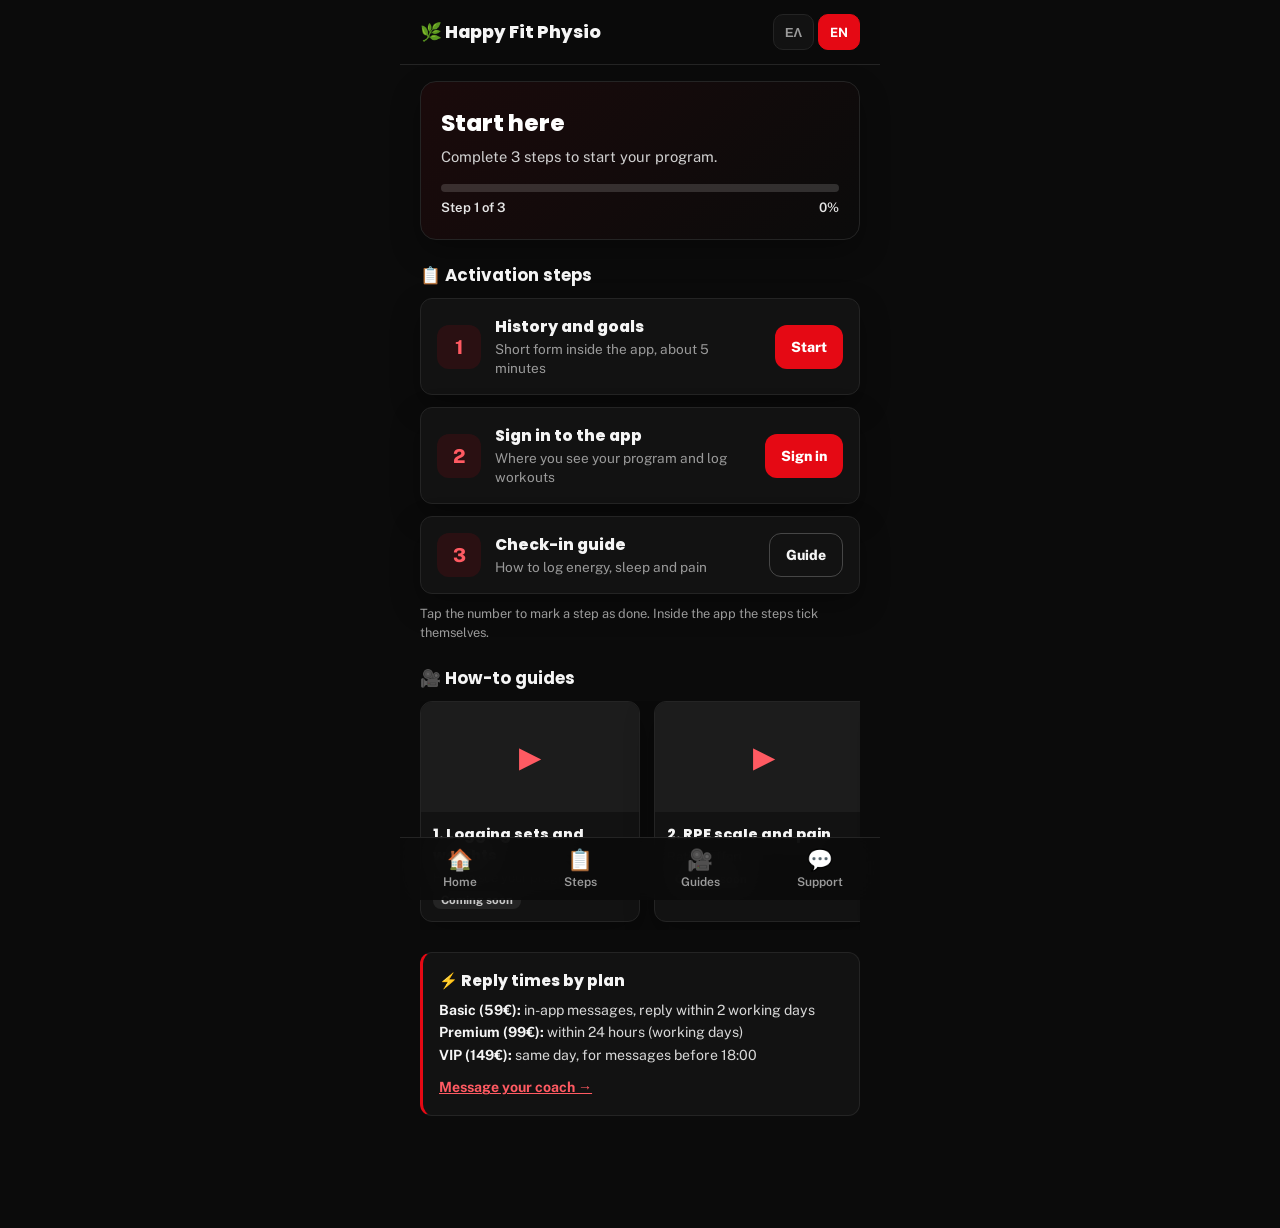
<file: onboarding.html>
<!DOCTYPE html>
<html lang="el">
<head>
<meta charset="UTF-8">
<meta name="viewport" content="width=device-width, initial-scale=1.0, viewport-fit=cover">
<title>Happy Fit Physio | Ξεκίνα εδώ</title>
<meta name="robots" content="noindex">
<meta name="theme-color" content="#0b0b0b">
<link rel="stylesheet" href="fonts/fonts.css">
<style>
:root{--ink:#f5f5f5;--ink-soft:#9a9a9a;--bg:#0b0b0b;--panel:#121212;--line:#242424;--red:#e50914;--red-text:#ff5a62;--ok:#2ecc71}
*{box-sizing:border-box;margin:0;padding:0;-webkit-tap-highlight-color:transparent}
html{scroll-behavior:smooth}
body{font-family:'Public Sans',-apple-system,BlinkMacSystemFont,sans-serif;background:var(--bg);color:var(--ink);display:flex;justify-content:center;min-height:100vh}
h1,h2,h3,h4{font-family:'Poppins','Public Sans',sans-serif;font-weight:800}
.app-shell{width:100%;max-width:480px;min-height:100vh;display:flex;flex-direction:column;position:relative;padding-bottom:96px}
.app-header{background:rgba(11,11,11,.85);backdrop-filter:blur(12px);-webkit-backdrop-filter:blur(12px);position:sticky;top:0;z-index:100;padding:14px 20px;display:flex;justify-content:space-between;align-items:center;border-bottom:1px solid var(--line)}
.app-brand{font-family:'Poppins',sans-serif;font-size:1.1rem;font-weight:800;color:var(--ink);display:flex;align-items:center;gap:8px;text-decoration:none}
.lang{display:flex;gap:4px}
.lang button{border:1px solid var(--line);background:var(--panel);color:var(--ink-soft);font:700 .8rem 'Public Sans',sans-serif;padding:7px 11px;border-radius:10px;cursor:pointer;min-height:36px}
.lang button.on{background:var(--red);color:#fff;border-color:var(--red)}
.app-body{padding:16px 20px;display:flex;flex-direction:column;gap:22px}
.hero-widget{background:linear-gradient(135deg,#1a0a0b,#0b0b0b);border:1px solid var(--line);color:#fff;border-radius:16px;padding:24px 20px;box-shadow:0 12px 30px rgba(0,0,0,.3)}
.hero-widget h1{font-size:1.45rem;margin-bottom:6px}
.hero-widget p{font-size:.92rem;color:#d0d0d0;margin-bottom:16px;line-height:1.5}
.progress-track{background:rgba(255,255,255,.15);height:8px;border-radius:4px;overflow:hidden}
.progress-fill{background:var(--red);height:100%;width:0;transition:width .4s cubic-bezier(.4,0,.2,1)}
.progress-meta{display:flex;justify-content:space-between;font-size:.82rem;font-weight:600;margin-top:8px;color:#e6e6e6}
.section-label{font-family:'Poppins',sans-serif;font-size:1.05rem;font-weight:700;margin-bottom:10px}
.task-list{display:flex;flex-direction:column;gap:12px}
.task-card{background:var(--panel);border-radius:12px;padding:16px;display:flex;gap:14px;align-items:center;box-shadow:0 12px 30px rgba(0,0,0,.3);border:1px solid var(--line);transition:transform .12s}
.task-card:active{transform:scale(.98)}
.task-card.done{border-color:rgba(46,204,113,.5);background:#0f1a13}
.task-icon{width:44px;height:44px;border-radius:12px;background:#2a1012;color:var(--red-text);display:flex;align-items:center;justify-content:center;font-size:1.2rem;font-weight:800;flex-shrink:0;border:0;cursor:pointer;font-family:inherit}
.task-card.done .task-icon{background:var(--ok);color:#06240f}
.task-info{flex:1;min-width:0}
.task-info h3{font-size:.97rem;margin-bottom:2px}
.task-info p{font-size:.85rem;color:var(--ink-soft);line-height:1.4}
.btn-touch{background:var(--red);color:#fff;border:none;padding:12px 16px;border-radius:12px;font-size:.88rem;font-weight:800;cursor:pointer;text-decoration:none;display:inline-flex;align-items:center;justify-content:center;min-height:44px;flex-shrink:0}
.btn-touch.alt{background:transparent;border:1px solid rgba(255,255,255,.22);color:var(--ink)}
.video-scroll{display:flex;gap:14px;overflow-x:auto;scroll-snap-type:x mandatory;padding-bottom:8px;-webkit-overflow-scrolling:touch}
.video-scroll::-webkit-scrollbar{display:none}
.v-card{min-width:220px;scroll-snap-align:start;background:var(--panel);border-radius:12px;border:1px solid var(--line);overflow:hidden;box-shadow:0 12px 30px rgba(0,0,0,.3)}
.v-thumb{background:#1c1c1c;height:110px;display:flex;align-items:center;justify-content:center;font-size:1.8rem;color:var(--red-text)}
.v-content{padding:12px}
.v-content h4{font-size:.9rem;margin-bottom:4px}
.v-content p{font-size:.8rem;color:var(--ink-soft)}
.v-content a{font-size:.85rem;font-weight:700;color:var(--red-text);text-decoration:none}
.soon{display:inline-block;font-size:.72rem;font-weight:700;background:#242424;color:#c8c8c8;border-radius:8px;padding:2px 8px;margin-top:6px}
.sla-card-mobile{background:var(--panel);border:1px solid var(--line);border-left:3px solid var(--red);border-radius:12px;padding:16px;color:#d8d8d8;font-size:.88rem;line-height:1.6}
.sla-card-mobile h4{font-size:.95rem;margin-bottom:6px;color:var(--ink)}
.sla-card-mobile strong{color:var(--ink)}
.sla-card-mobile a{color:var(--red-text)!important}
.sla-card-mobile ul{list-style:none}
.note{font-size:.8rem;color:var(--ink-soft);line-height:1.5}
.bottom-nav{position:fixed;bottom:0;left:50%;transform:translateX(-50%);width:100%;max-width:480px;background:rgba(11,11,11,.92);backdrop-filter:blur(16px);-webkit-backdrop-filter:blur(16px);border-top:1px solid var(--line);display:flex;justify-content:space-around;padding:8px 0 calc(10px + env(safe-area-inset-bottom));z-index:200}
.nav-item{display:flex;flex-direction:column;align-items:center;color:var(--ink-soft);text-decoration:none;font-size:.75rem;font-weight:600;gap:3px;min-width:64px;min-height:44px;justify-content:center}
.nav-item:hover{color:var(--ink)}
.nav-item:focus-visible,.btn-touch:focus-visible,.task-icon:focus-visible,.lang button:focus-visible{outline:3px solid var(--red-text);outline-offset:2px}
.nav-icon{font-size:1.3rem}
[data-lang-en]{display:none}
html.en [data-lang-el]{display:none}
html.en [data-lang-en]{display:revert}
@media (prefers-reduced-motion:reduce){*{transition:none!important;scroll-behavior:auto!important}}
</style>
</head>
<body>
<div class="app-shell">
  <header class="app-header" id="home">
    <a class="app-brand" href="index.html">🌿 Happy Fit Physio</a>
    <div class="lang" role="group" aria-label="Language"><button type="button" data-l="el">ΕΛ</button><button type="button" data-l="en">EN</button></div>
  </header>
  <main class="app-body">
    <section class="hero-widget">
      <h1><span data-lang-el>Ξεκίνα εδώ</span><span data-lang-en>Start here</span></h1>
      <p><span data-lang-el>Ολοκλήρωσε 3 βήματα για να ξεκινήσει το πρόγραμμά σου.</span><span data-lang-en>Complete 3 steps to start your program.</span></p>
      <div class="progress-track" role="progressbar" aria-valuemin="0" aria-valuemax="100" aria-valuenow="0" id="pBar"><div class="progress-fill" id="pFill"></div></div>
      <div class="progress-meta"><span id="pText"></span><span id="pPercent">0%</span></div>
    </section>

    <section id="checklist">
      <div class="section-label">📋 <span data-lang-el>Βήματα ενεργοποίησης</span><span data-lang-en>Activation steps</span></div>
      <div class="task-list">
        <div class="task-card" data-step="1">
          <button class="task-icon" type="button" aria-pressed="false" aria-label="Σημείωση ολοκλήρωσης / Mark done">1</button>
          <div class="task-info"><h3><span data-lang-el>Ιστορικό και στόχοι</span><span data-lang-en>History and goals</span></h3><p><span data-lang-el>Σύντομη φόρμα μέσα στο app, περίπου 5 λεπτά</span><span data-lang-en>Short form inside the app, about 5 minutes</span></p></div>
          <a href="app.html?tab=intake" class="btn-touch"><span data-lang-el>Έναρξη</span><span data-lang-en>Start</span></a>
        </div>
        <div class="task-card" data-step="2">
          <button class="task-icon" type="button" aria-pressed="false" aria-label="Σημείωση ολοκλήρωσης / Mark done">2</button>
          <div class="task-info"><h3><span data-lang-el>Σύνδεση στο app</span><span data-lang-en>Sign in to the app</span></h3><p><span data-lang-el>Εδώ βλέπεις το πρόγραμμα και καταγράφεις προπονήσεις</span><span data-lang-en>Where you see your program and log workouts</span></p></div>
          <a href="app.html" class="btn-touch"><span data-lang-el>Σύνδεση</span><span data-lang-en>Sign in</span></a>
        </div>
        <div class="task-card" data-step="3">
          <button class="task-icon" type="button" aria-pressed="false" aria-label="Σημείωση ολοκλήρωσης / Mark done">3</button>
          <div class="task-info"><h3><span data-lang-el>Οδηγός check-in</span><span data-lang-en>Check-in guide</span></h3><p><span data-lang-el>Πώς καταγράφεις ενέργεια, ύπνο και πόνο</span><span data-lang-en>How to log energy, sleep and pain</span></p></div>
          <a href="#tutorials" class="btn-touch alt"><span data-lang-el>Οδηγός</span><span data-lang-en>Guide</span></a>
        </div>
      </div>
      <p class="note" style="margin-top:10px"><span data-lang-el>Πάτησε τον αριθμό για να σημειώσεις ένα βήμα ως έγινε. Μέσα στο app τα βήματα τσεκάρονται μόνα τους.</span><span data-lang-en>Tap the number to mark a step as done. Inside the app the steps tick themselves.</span></p>
    </section>

    <section id="tutorials">
      <div class="section-label">🎥 <span data-lang-el>Οδηγοί χρήσης</span><span data-lang-en>How-to guides</span></div>
      <div class="video-scroll">
        <div class="v-card"><div class="v-thumb">▶</div><div class="v-content"><h4><span data-lang-el>1. Καταγραφή σετ και κιλών</span><span data-lang-en>1. Logging sets and weights</span></h4><p><span data-lang-el>Πώς βλέπεις την πρόοδό σου</span><span data-lang-en>How to see your progress</span></p><span class="soon"><span data-lang-el>Σύντομα</span><span data-lang-en>Coming soon</span></span></div></div>
        <div class="v-card"><div class="v-thumb">▶</div><div class="v-content"><h4><span data-lang-el>2. Κλίμακα RPE και πόνος</span><span data-lang-en>2. RPE scale and pain</span></h4><p><span data-lang-el>Αξιολόγηση έντασης</span><span data-lang-en>Rating effort</span></p><span class="soon"><span data-lang-el>Σύντομα</span><span data-lang-en>Coming soon</span></span></div></div>
        <div class="v-card"><div class="v-thumb">🎓</div><div class="v-content"><h4><span data-lang-el>3. Mini-course 8 μαθημάτων</span><span data-lang-en>3. 8-lesson mini-course</span></h4><p><span data-lang-el>Πρόληψη τραυματισμών</span><span data-lang-en>Injury prevention</span></p><a href="mini-course.html" ><span data-lang-el>Άνοιγμα →</span><span data-lang-en>Open →</span></a></div></div>
      </div>
    </section>

    <section class="sla-card-mobile" id="support">
      <h4>⚡ <span data-lang-el>Χρόνοι απάντησης ανά πακέτο</span><span data-lang-en>Reply times by plan</span></h4>
      <ul>
        <li data-lang-el><strong>Basic (59€):</strong> μηνύματα μέσα στο app, απάντηση εντός 2 εργάσιμων</li><li data-lang-en><strong>Basic (59€):</strong> in-app messages, reply within 2 working days</li>
        <li data-lang-el><strong>Premium (99€):</strong> εντός 24 ωρών (εργάσιμες)</li><li data-lang-en><strong>Premium (99€):</strong> within 24 hours (working days)</li>
        <li data-lang-el><strong>VIP (149€):</strong> την ίδια μέρα, για μηνύματα πριν τις 18:00</li><li data-lang-en><strong>VIP (149€):</strong> same day, for messages before 18:00</li>
      </ul>
      <p style="margin-top:10px"><a href="app.html?tab=messages" style="font-weight:700"><span data-lang-el>Γράψε στον coach σου →</span><span data-lang-en>Message your coach →</span></a></p>
    </section>
  </main>
  <nav class="bottom-nav" aria-label="Navigation">
    <a href="#home" class="nav-item"><span class="nav-icon" aria-hidden="true">🏠</span><span data-lang-el>Αρχική</span><span data-lang-en>Home</span></a>
    <a href="#checklist" class="nav-item"><span class="nav-icon" aria-hidden="true">📋</span><span data-lang-el>Βήματα</span><span data-lang-en>Steps</span></a>
    <a href="#tutorials" class="nav-item"><span class="nav-icon" aria-hidden="true">🎥</span><span data-lang-el>Οδηγοί</span><span data-lang-en>Guides</span></a>
    <a href="#support" class="nav-item"><span class="nav-icon" aria-hidden="true">💬</span><span data-lang-el>Υποστήριξη</span><span data-lang-en>Support</span></a>
  </nav>
</div>
<script>
(function(){
  var KEY='hfp_onb_steps', LK='hfp_lang';
  function get(k,d){try{return localStorage.getItem(k)||d}catch(e){return d}}
  function set(k,v){try{localStorage.setItem(k,v)}catch(e){}}
  var lang=get(LK,(navigator.language||'el').slice(0,2)==='en'?'en':'el'); if(lang!=='en')lang='el';
  function applyLang(){document.documentElement.classList.toggle('en',lang==='en');document.documentElement.lang=lang;document.querySelectorAll('.lang button').forEach(function(b){b.classList.toggle('on',b.dataset.l===lang)});render();}
  document.querySelectorAll('.lang button').forEach(function(b){b.addEventListener('click',function(){lang=b.dataset.l;set(LK,lang);applyLang();})});
  var done={};try{done=JSON.parse(get(KEY,'{}'))||{}}catch(e){}
  function render(){
    var n=0;document.querySelectorAll('.task-card').forEach(function(c){var d=!!done[c.dataset.step];if(d)n++;c.classList.toggle('done',d);var b=c.querySelector('.task-icon');b.setAttribute('aria-pressed',d);b.textContent=d?'✓':c.dataset.step;});
    var pct=Math.round(n/3*100);document.getElementById('pFill').style.width=pct+'%';document.getElementById('pPercent').textContent=pct+'%';document.getElementById('pBar').setAttribute('aria-valuenow',pct);
    document.getElementById('pText').textContent=n===3?(lang==='en'?'All done!':'Ολοκληρώθηκε!'):(lang==='en'?'Step '+(n+1)+' of 3':'Βήμα '+(n+1)+' από 3');
  }
  document.querySelectorAll('.task-icon').forEach(function(b){b.addEventListener('click',function(){var s=b.closest('.task-card').dataset.step;done[s]=!done[s];set(KEY,JSON.stringify(done));render();});});
  applyLang();
})();
</script>
</body>
</html>
</file>
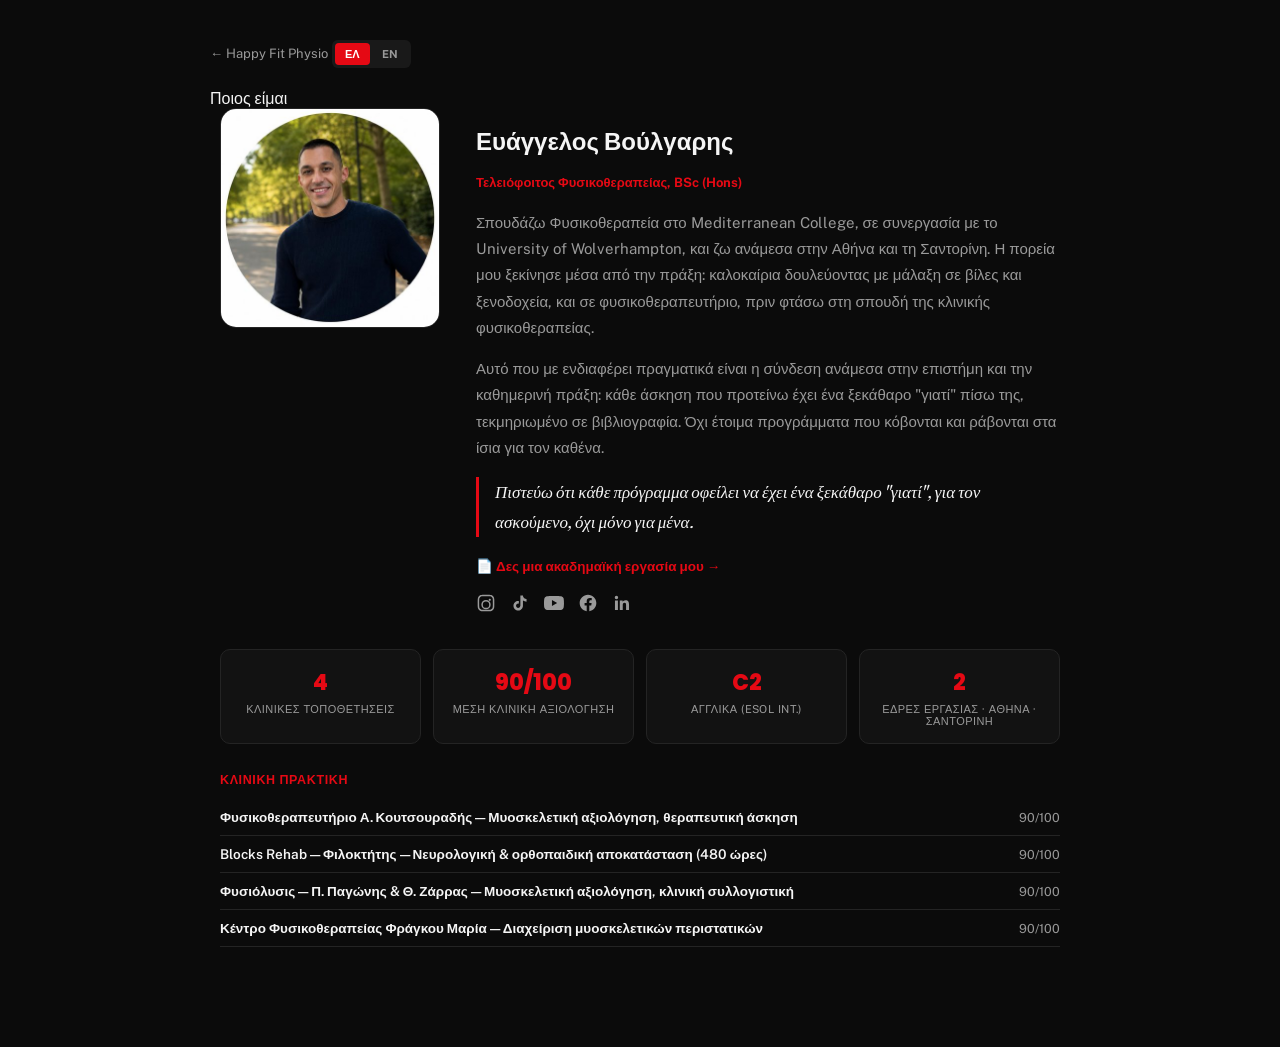
<file: profile.html>
<!DOCTYPE html>
<html lang="el">
<head>
<meta charset="UTF-8">
<meta name="viewport" content="width=device-width, initial-scale=1.0">
<title>Ευάγγελος Βούλγαρης · Happy Fit Physio</title>
<meta name="robots" content="index, nofollow">
<link rel="stylesheet" href="fonts/fonts.css">
<style>
  :root {
    --ink:#f5f5f5; --ink-soft:#9a9a9a; --bg:#0b0b0b; --panel:#121212; --line:#242424;
    --red:#e50914; --red-deep:#0b0b0b; --gold:#e50914; --danger:#ff4d4d;
  }
  *,*::before,*::after{box-sizing:border-box;}
  body { background: var(--bg); color: var(--ink); font-family:'Public Sans',sans-serif; font-weight:400; margin:0; }
  h1,h2,h3 { font-family:'Poppins',sans-serif; font-weight:800; }
  .wrap { max-width:900px; margin:0 auto; padding:40px 20px 100px; }
  .backLink { display:inline-block; color:var(--ink-soft); text-decoration:none; font-size:13px; margin-bottom:28px; }
  .backLink:hover { color:var(--red); }
  .social-ico { color:var(--ink-soft); transition:color .2s ease, transform .2s ease; display:inline-flex; }
  .social-ico:hover { color:var(--red); transform:translateY(-2px); }
  .bio-social { display:flex; gap:14px; margin-top:14px; }
  .bio-grid { display:grid; grid-template-columns:220px 1fr; gap:36px; align-items:start; max-width:840px; margin:0 auto; }
  .bio-photo { width:220px; height:220px; border-radius:16px; background:var(--panel); border:1px solid var(--line); display:flex; align-items:center; justify-content:center; font-size:13.5px; color:var(--ink-soft); text-align:center; overflow:hidden; }
  .bio-photo img { width:100%; height:100%; object-fit:cover; }
  .bio-text h1 { font-size:24px; margin-bottom:4px; }
  .bio-text .bio-role { font-size:13px; color:var(--red); font-weight:700; margin-bottom:14px; }
  .bio-text p { font-size:15px; color:var(--ink-soft); line-height:1.75; margin-bottom:12px; }
  .bio-text .bio-quote { font-family:'Fraunces', serif; font-style:italic; font-weight:300; font-size:17px; color:var(--ink); border-left:3px solid var(--red); padding-left:16px; margin-top:16px; }
  @media (max-width:640px){ .bio-grid{ grid-template-columns:1fr; text-align:center; } .bio-photo{ margin:0 auto; } .bio-text .bio-quote{ text-align:left; } }
  .bio-stats { display:grid; grid-template-columns:repeat(4, 1fr); gap:12px; max-width:840px; margin:36px auto 0; }
  .bio-stat { background:var(--panel); border:1px solid var(--line); border-radius:10px; padding:16px 10px; text-align:center; }
  .bio-stat .num { font-family:'Poppins',sans-serif; font-size:22px; font-weight:800; color:var(--red); }
  .bio-stat .lbl { font-size:11px; color:var(--ink-soft); text-transform:uppercase; letter-spacing:.04em; margin-top:4px; }
  .bio-placements { max-width:840px; margin:28px auto 0; }
  .bio-placements h4 { font-size:12.5px; color:var(--red); text-transform:uppercase; letter-spacing:.05em; margin-bottom:12px; }
  .placement-row { display:flex; justify-content:space-between; align-items:baseline; padding:10px 0; border-bottom:1px solid var(--line); font-size:13.5px; gap:10px; flex-wrap:wrap; }
  .placement-row .place-name { color:var(--ink); font-weight:600; }
  .placement-row .place-score { color:var(--ink-soft); font-size:12.5px; white-space:nowrap; }
  @media (max-width:640px){ .bio-stats{ grid-template-columns:repeat(2,1fr); } }
  [data-lang-en] { display:none; }
  body.lang-en [data-lang-el] { display:none; }
  body.lang-en [data-lang-en] { display:revert; }
  .langSwitch { display:inline-flex; gap:2px; background:rgba(255,255,255,0.06); border-radius:6px; padding:3px; margin-bottom:20px; }
  .langSwitch button { background:transparent; border:none; color:var(--ink-soft); font-size:11px; font-weight:700; padding:5px 10px; border-radius:4px; cursor:pointer; font-family:inherit; }
  .langSwitch button.active { background:var(--red); color:#fff; }
</style>
</head>
<body>
  <div class="wrap">
    <a class="backLink" href="index.html">← Happy Fit Physio</a>
    <div class="langSwitch"><button class="langBtn active" data-lang="el">ΕΛ</button><button class="langBtn" data-lang="en">EN</button></div>
    
    <div class="section-label"><span data-lang-el>Ποιος είμαι</span><span data-lang-en>Who I am</span></div>
    <div class="bio-grid">
      <div class="bio-photo" id="bioPhotoSlot"><img src="[data-uri]" alt="Ευάγγελος Βούλγαρης"></div>
      <div class="bio-text">
        <h1><span data-lang-el>Ευάγγελος Βούλγαρης</span><span data-lang-en>Evangelos Voulgaris</span></h1>
        <p class="bio-role"><span data-lang-el>Τελειόφοιτος Φυσικοθεραπείας, BSc (Hons)</span><span data-lang-en>Physiotherapy BSc (Hons), final year</span></p>
        <p data-lang-el>Σπουδάζω Φυσικοθεραπεία στο Mediterranean College, σε συνεργασία με το University of Wolverhampton, και ζω ανάμεσα στην Αθήνα και τη Σαντορίνη. Η πορεία μου ξεκίνησε μέσα από την πράξη: καλοκαίρια δουλεύοντας με μάλαξη σε βίλες και ξενοδοχεία, και σε φυσικοθεραπευτήριο, πριν φτάσω στη σπουδή της κλινικής φυσικοθεραπείας.</p>
        <p data-lang-en>I'm studying Physiotherapy at Mediterranean College, in partnership with the University of Wolverhampton, and I live between Athens and Santorini. My path started through practice: summers working in massage at villas and hotels, and at a physiotherapy clinic, before I reached the study of clinical physiotherapy.</p>
        <p data-lang-el>Αυτό που με ενδιαφέρει πραγματικά είναι η σύνδεση ανάμεσα στην επιστήμη και την καθημερινή πράξη: κάθε άσκηση που προτείνω έχει ένα ξεκάθαρο "γιατί" πίσω της, τεκμηριωμένο σε βιβλιογραφία. Όχι έτοιμα προγράμματα που κόβονται και ράβονται στα ίσια για τον καθένα.</p>
        <p data-lang-en>What genuinely interests me is the connection between science and everyday practice: every exercise I recommend has a clear "why" behind it, backed by literature. Not off-the-shelf programs applied the same way to everyone.</p>
        <p class="bio-quote" data-lang-el>Πιστεύω ότι κάθε πρόγραμμα οφείλει να έχει ένα ξεκάθαρο "γιατί", για τον ασκούμενο, όχι μόνο για μένα.</p>
        <p class="bio-quote" data-lang-en>I believe every program should have a clear "why", for the client, not just for me.</p>
        <p style="margin-top:16px;"><a href="thesis.html" style="color:var(--red); font-weight:700; text-decoration:none; font-size:13.5px;"><span data-lang-el>📄 Δες μια ακαδημαϊκή εργασία μου →</span><span data-lang-en>📄 See one of my academic papers →</span></a></p>
        <div class="bio-social">
          <a href="https://www.instagram.com/happyfit.physio/" target="_blank" rel="noopener" aria-label="Instagram" class="social-ico"><svg viewBox="0 0 24 24" width="20" height="20" fill="currentColor"><path d="M12 2c2.717 0 3.056.01 4.122.06 1.065.05 1.79.217 2.428.465a4.9 4.9 0 0 1 1.772 1.153 4.9 4.9 0 0 1 1.153 1.772c.247.637.415 1.363.465 2.428.05 1.066.06 1.405.06 4.122 0 2.717-.01 3.056-.06 4.122-.05 1.065-.218 1.79-.465 2.428a4.9 4.9 0 0 1-1.153 1.772 4.9 4.9 0 0 1-1.772 1.153c-.637.247-1.363.415-2.428.465-1.066.05-1.405.06-4.122.06-2.717 0-3.056-.01-4.122-.06-1.065-.05-1.79-.218-2.428-.465a4.9 4.9 0 0 1-1.772-1.153 4.9 4.9 0 0 1-1.153-1.772c-.247-.637-.415-1.363-.465-2.428C2.013 15.056 2 14.717 2 12c0-2.717.01-3.056.06-4.122.05-1.065.218-1.79.465-2.428a4.9 4.9 0 0 1 1.153-1.772A4.9 4.9 0 0 1 5.45 2.525c.637-.247 1.363-.415 2.428-.465C8.944 2.01 9.283 2 12 2zm0 1.802c-2.67 0-2.986.01-4.04.059-.976.045-1.505.207-1.858.344-.466.181-.8.398-1.15.748-.35.35-.567.684-.748 1.15-.137.353-.3.882-.344 1.857-.05 1.055-.059 1.37-.059 4.04 0 2.67.01 2.986.059 4.04.045.976.207 1.505.344 1.858.181.466.398.8.748 1.15.35.35.684.567 1.15.748.353.137.882.3 1.857.344 1.054.05 1.37.059 4.04.059 2.67 0 2.987-.01 4.04-.059.976-.045 1.505-.207 1.858-.344.466-.181.8-.398 1.15-.748.35-.35.567-.684.748-1.15.137-.353.3-.882.344-1.857.05-1.055.059-1.37.059-4.04 0-2.67-.01-2.986-.059-4.04-.045-.976-.207-1.505-.344-1.858a3.1 3.1 0 0 0-.748-1.15 3.1 3.1 0 0 0-1.15-.748c-.353-.137-.882-.3-1.857-.344-1.055-.05-1.37-.059-4.04-.059zm0 4.594a5.604 5.604 0 1 1 0 11.208 5.604 5.604 0 0 1 0-11.208zm0 1.802a3.802 3.802 0 1 0 0 7.604 3.802 3.802 0 0 0 0-7.604zm5.838-1.999a1.31 1.31 0 1 1-2.62 0 1.31 1.31 0 0 1 2.62 0z"/></svg></a>
          <a href="https://www.tiktok.com/@happy_fit_physio" target="_blank" rel="noopener" aria-label="TikTok" class="social-ico"><svg viewBox="0 0 24 24" width="20" height="20" fill="currentColor"><path d="M16.6 5.82s.51.5 0 0A4.278 4.278 0 0 1 15.54 3h-3.09v12.4a2.592 2.592 0 0 1-2.59 2.5c-1.42 0-2.6-1.16-2.6-2.6 0-1.72 1.66-3.01 3.37-2.48V9.66c-3.45-.46-6.47 2.22-6.47 5.64 0 3.33 2.76 5.7 5.69 5.7 3.14 0 5.69-2.55 5.69-5.7V9.01a7.35 7.35 0 0 0 4.3 1.38V7.3s-1.88.09-3.24-1.48z"/></svg></a>
          <a href="https://www.youtube.com/@Happyfit.physio" target="_blank" rel="noopener" aria-label="YouTube" class="social-ico"><svg viewBox="0 0 24 24" width="20" height="20" fill="currentColor"><path d="M23.498 6.186a3.016 3.016 0 0 0-2.122-2.136C19.505 3.545 12 3.545 12 3.545s-7.505 0-9.377.505A3.017 3.017 0 0 0 .502 6.186C0 8.07 0 12 0 12s0 3.93.502 5.814a3.016 3.016 0 0 0 2.122 2.136c1.871.505 9.376.505 9.376.505s7.505 0 9.377-.505a3.015 3.015 0 0 0 2.122-2.136C24 15.93 24 12 24 12s0-3.93-.502-5.814zM9.545 15.568V8.432L15.818 12l-6.273 3.568z"/></svg></a>
          <a href="https://www.facebook.com/profile.php?id=61577290010741" target="_blank" rel="noopener" aria-label="Facebook" class="social-ico"><svg viewBox="0 0 24 24" width="20" height="20" fill="currentColor"><path d="M22 12c0-5.523-4.477-10-10-10S2 6.477 2 12c0 4.991 3.657 9.128 8.438 9.878v-6.987h-2.54V12h2.54V9.797c0-2.506 1.492-3.89 3.777-3.89 1.094 0 2.238.195 2.238.195v2.46h-1.26c-1.243 0-1.63.771-1.63 1.562V12h2.773l-.443 2.89h-2.33v6.988C18.343 21.128 22 16.991 22 12z"/></svg></a>
          <a href="https://www.linkedin.com/in/evangelos-voulgaris-819571257/" target="_blank" rel="noopener" aria-label="LinkedIn" class="social-ico"><svg viewBox="0 0 24 24" width="20" height="20" fill="currentColor"><path d="M20.447 20.452h-3.554v-5.569c0-1.328-.027-3.037-1.852-3.037-1.853 0-2.136 1.445-2.136 2.939v5.667H9.351V9h3.414v1.561h.046c.477-.9 1.637-1.85 3.37-1.85 3.601 0 4.267 2.37 4.267 5.455v6.286zM5.337 7.433a2.062 2.062 0 1 1 0-4.124 2.062 2.062 0 0 1 0 4.124zM7.114 20.452H3.558V9h3.556v11.452z"/></svg></a>
        </div>
      </div>
    </div>
    <div class="bio-stats">
      <div class="bio-stat"><div class="num">4</div><div class="lbl"><span data-lang-el>Κλινικές Τοποθετήσεις</span><span data-lang-en>Clinical Placements</span></div></div>
      <div class="bio-stat"><div class="num">90/100</div><div class="lbl"><span data-lang-el>Μέση Κλινική Αξιολόγηση</span><span data-lang-en>Average Clinical Score</span></div></div>
      <div class="bio-stat"><div class="num">C2</div><div class="lbl"><span data-lang-el>Αγγλικά (ESOL Int.)</span><span data-lang-en>English (ESOL Int.)</span></div></div>
      <div class="bio-stat"><div class="num">2</div><div class="lbl"><span data-lang-el>Έδρες Εργασίας · Αθήνα · Σαντορίνη</span><span data-lang-en>Based in · Athens · Santorini</span></div></div>
    </div>
    <div class="bio-placements">
      <h4><span data-lang-el>Κλινική Πρακτική</span><span data-lang-en>Clinical Practice</span></h4>
      <div class="placement-row"><span class="place-name">Φυσικοθεραπευτήριο Α. Κουτσουραδής — <span data-lang-el>Μυοσκελετική αξιολόγηση, θεραπευτική άσκηση</span><span data-lang-en>Musculoskeletal assessment, therapeutic exercise</span></span><span class="place-score">90/100</span></div>
      <div class="placement-row"><span class="place-name">Blocks Rehab — Φιλοκτήτης — <span data-lang-el>Νευρολογική & ορθοπαιδική αποκατάσταση (480 ώρες)</span><span data-lang-en>Neurological & orthopedic rehabilitation (480 hours)</span></span><span class="place-score">90/100</span></div>
      <div class="placement-row"><span class="place-name">Φυσιόλυσις — Π. Παγώνης & Θ. Ζάρρας — <span data-lang-el>Μυοσκελετική αξιολόγηση, κλινική συλλογιστική</span><span data-lang-en>Musculoskeletal assessment, clinical reasoning</span></span><span class="place-score">90/100</span></div>
      <div class="placement-row"><span class="place-name">Κέντρο Φυσικοθεραπείας Φράγκου Μαρία — <span data-lang-el>Διαχείριση μυοσκελετικών περιστατικών</span><span data-lang-en>Management of musculoskeletal cases</span></span><span class="place-score">90/100</span></div>
    </div>
  
  </div>
  <script>
    document.querySelectorAll('.langBtn').forEach(btn=>{
      btn.addEventListener('click', ()=>{
        const lang = btn.dataset.lang;
        document.body.classList.toggle('lang-en', lang==='en');
        document.querySelectorAll('.langBtn').forEach(b=>b.classList.toggle('active', b.dataset.lang===lang));
        document.title = lang==='en' ? 'Evangelos Voulgaris · Happy Fit Physio' : 'Ευάγγελος Βούλγαρης · Happy Fit Physio';
        try{ localStorage.setItem('hfp_lang', lang); }catch(e){}
      });
    });
    try{
      const savedLang = localStorage.getItem('hfp_lang');
      if(savedLang==='en'){
        document.body.classList.add('lang-en');
        document.querySelectorAll('.langBtn').forEach(b=>b.classList.toggle('active', b.dataset.lang==='en'));
        document.title = 'Evangelos Voulgaris · Happy Fit Physio';
      }
    }catch(e){}
  </script>
</body>
</html>
</file>
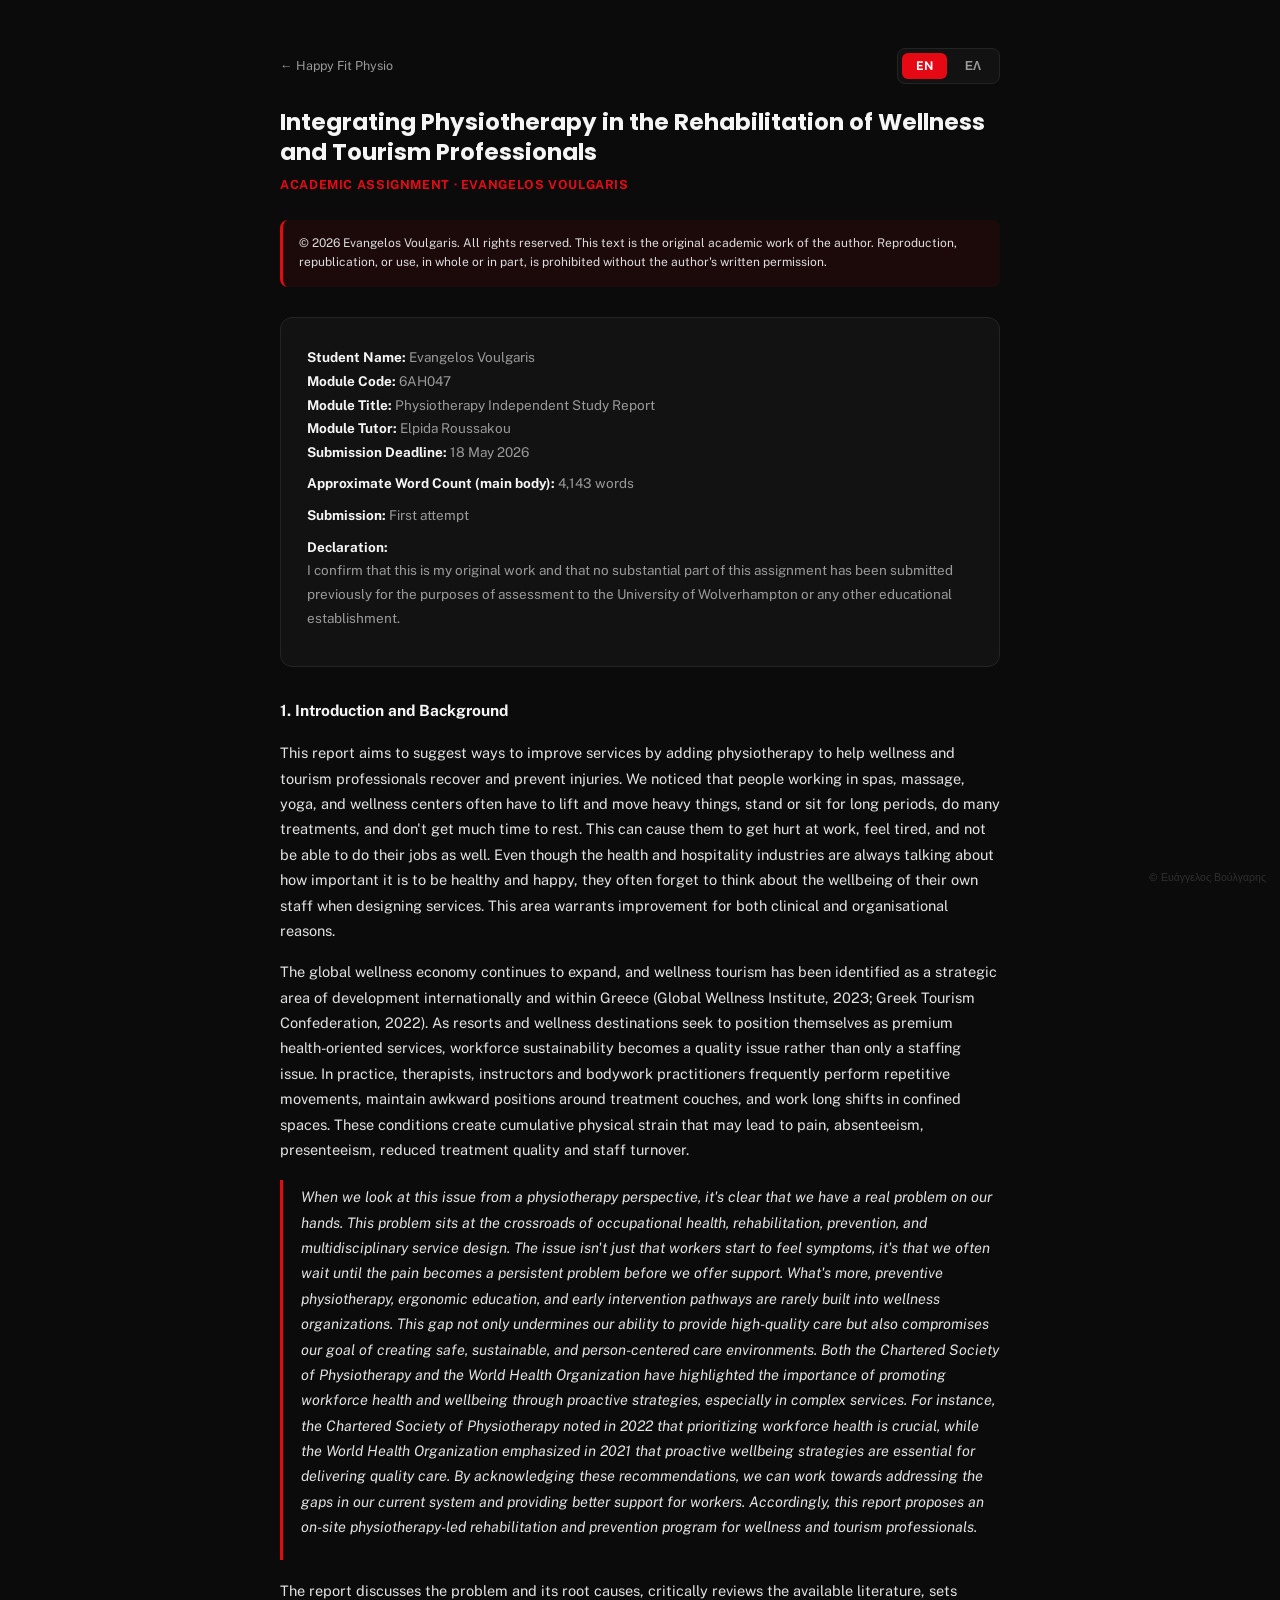
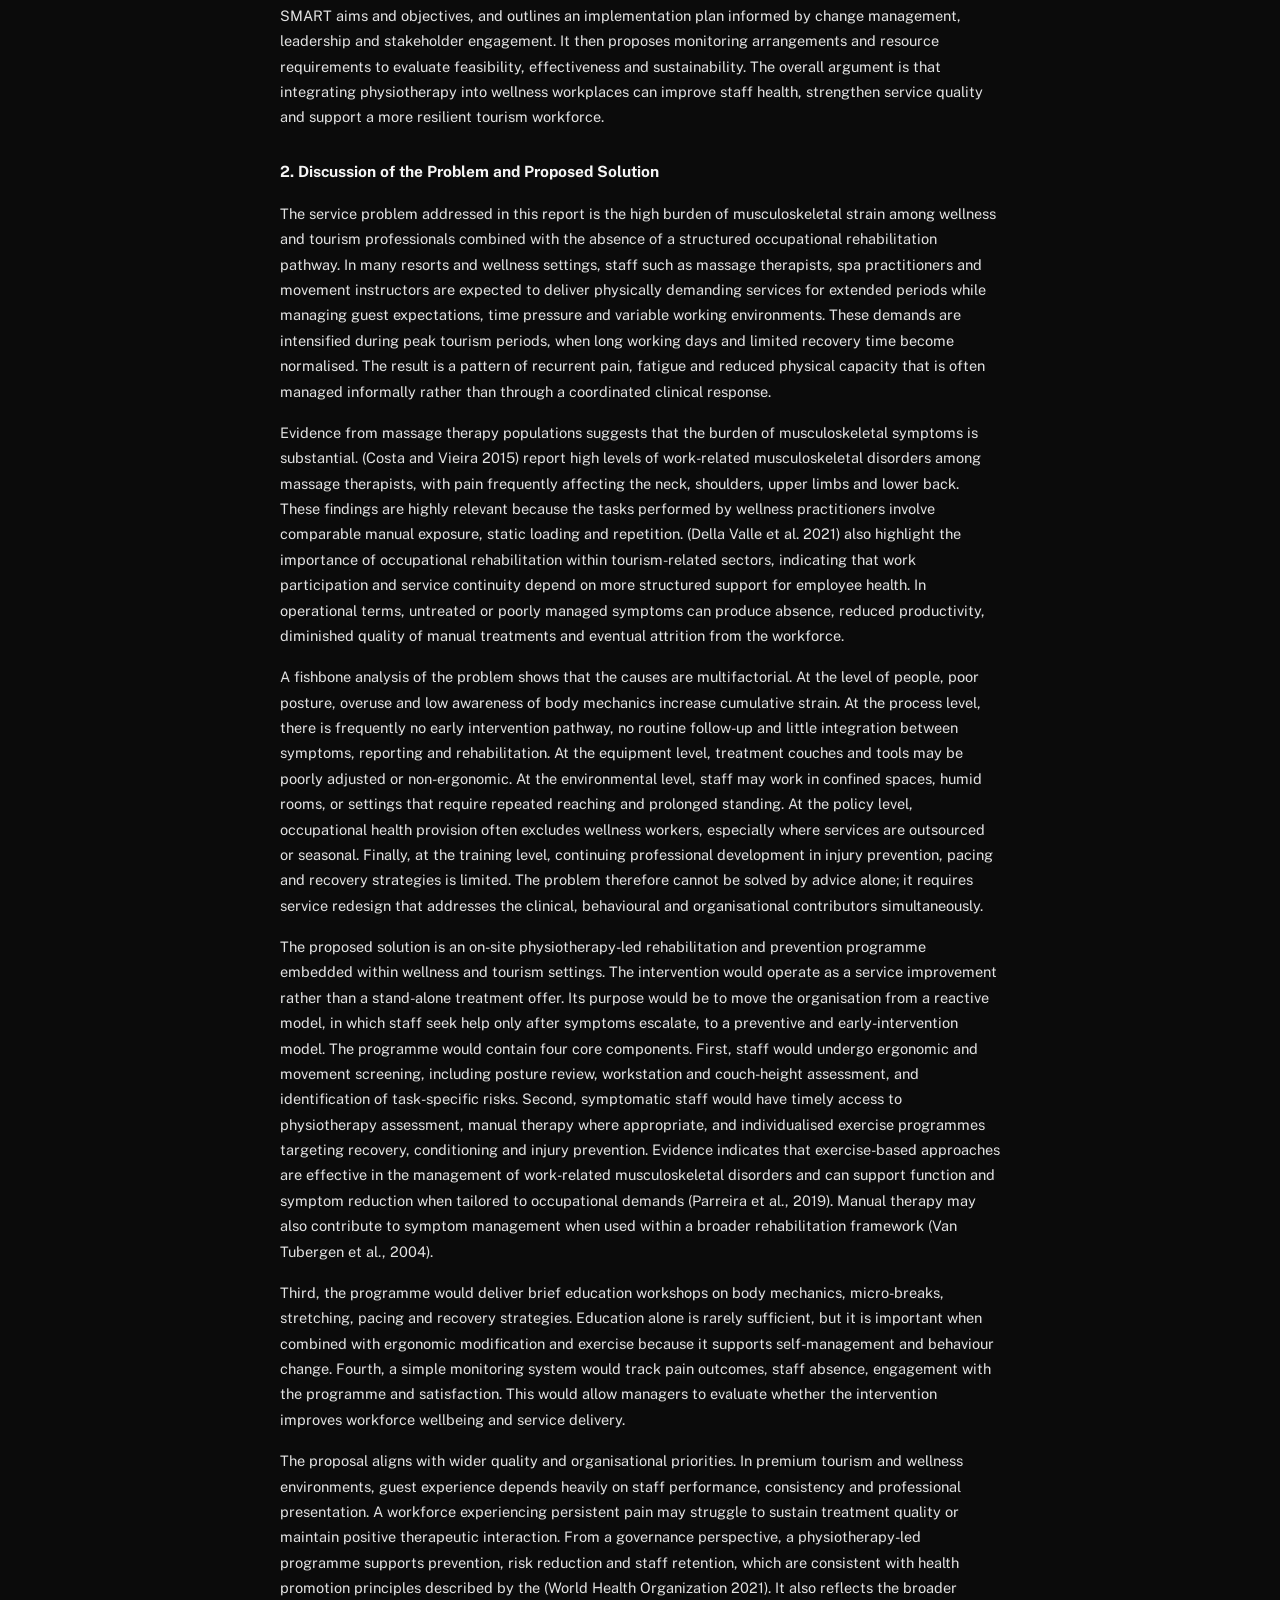
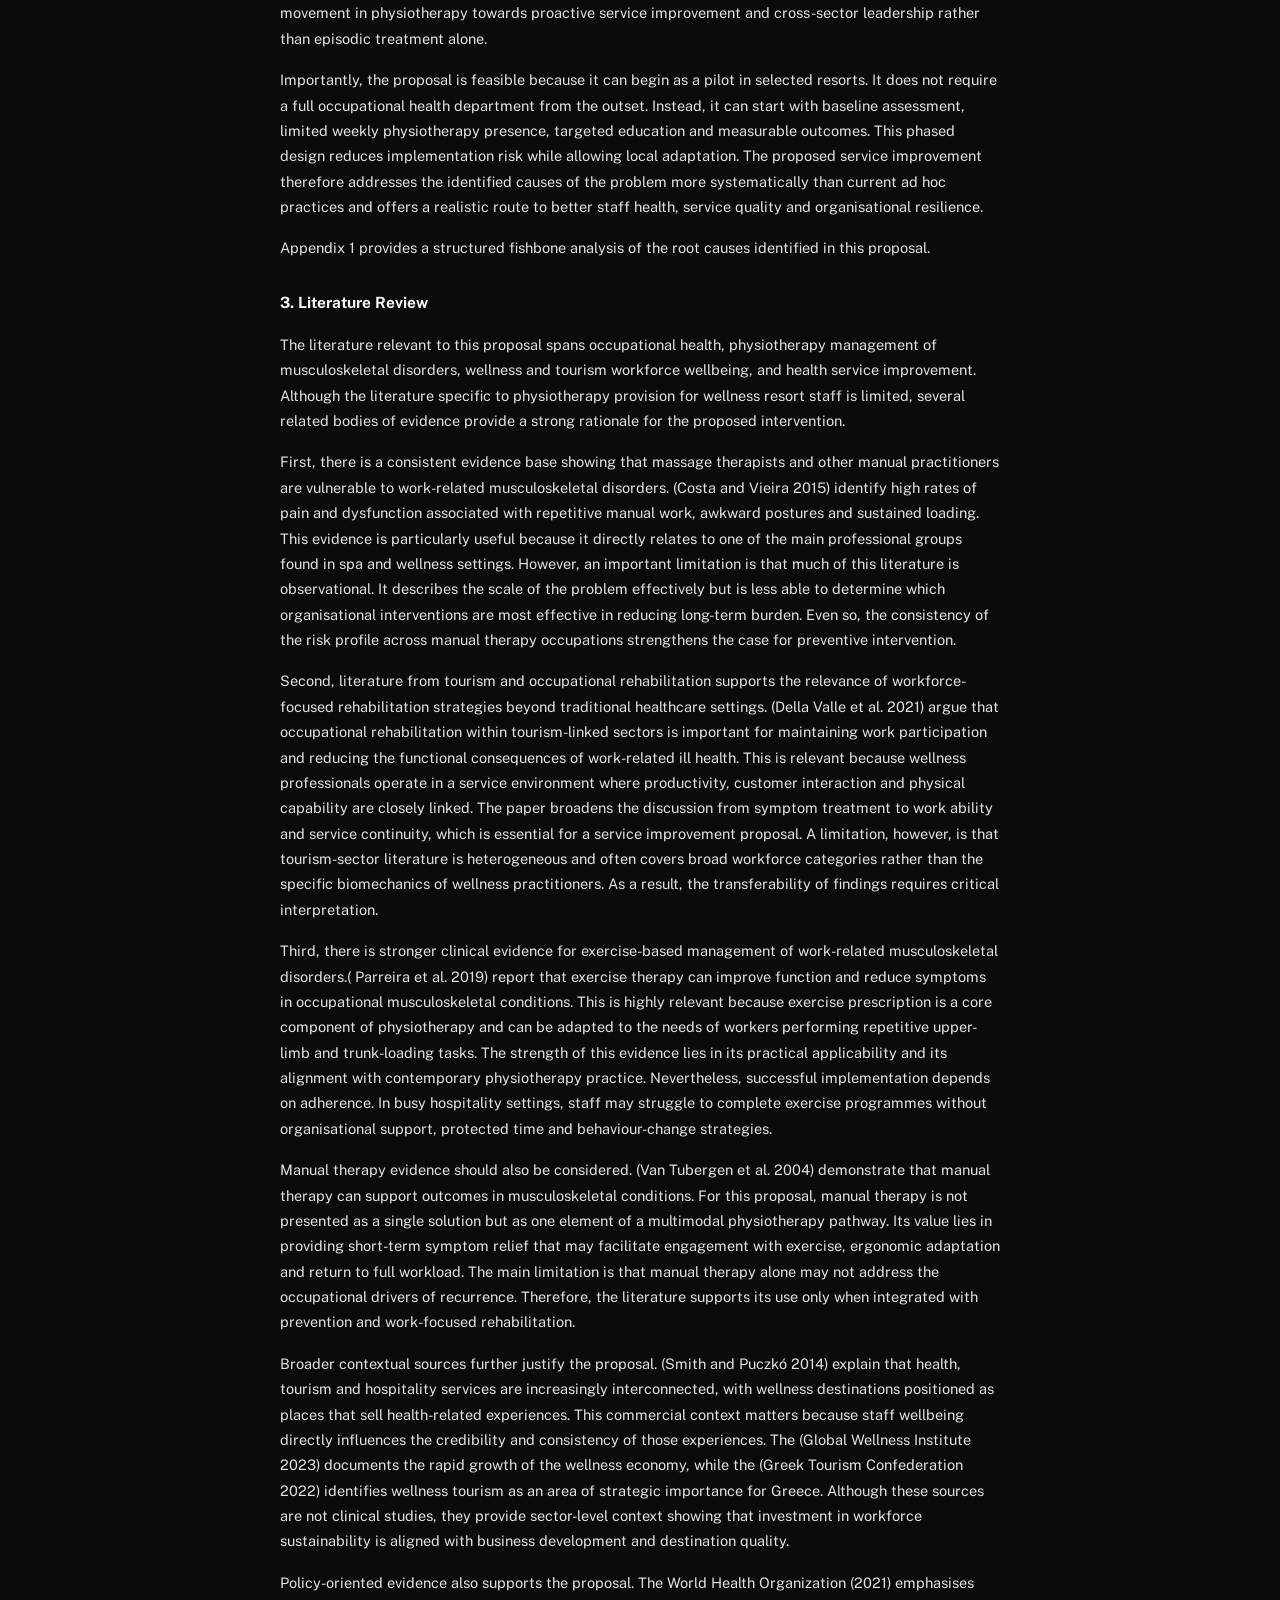
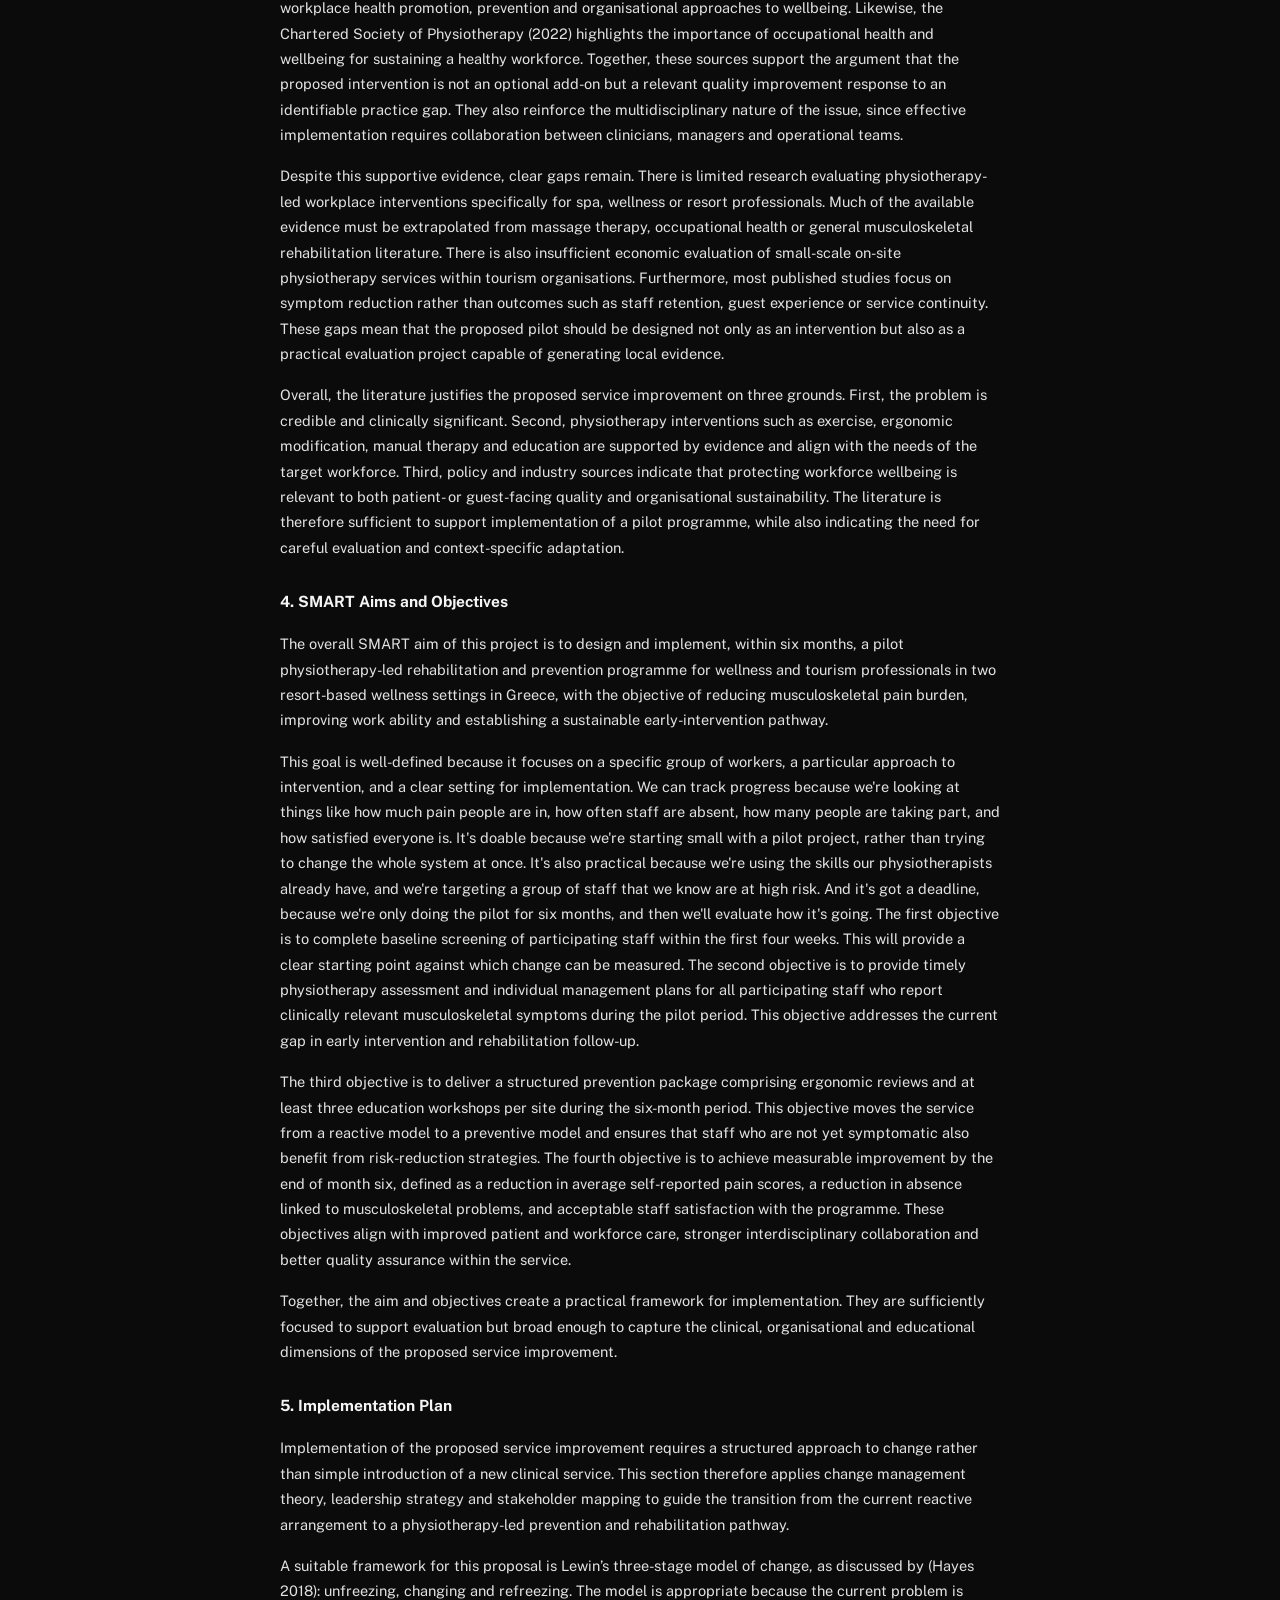
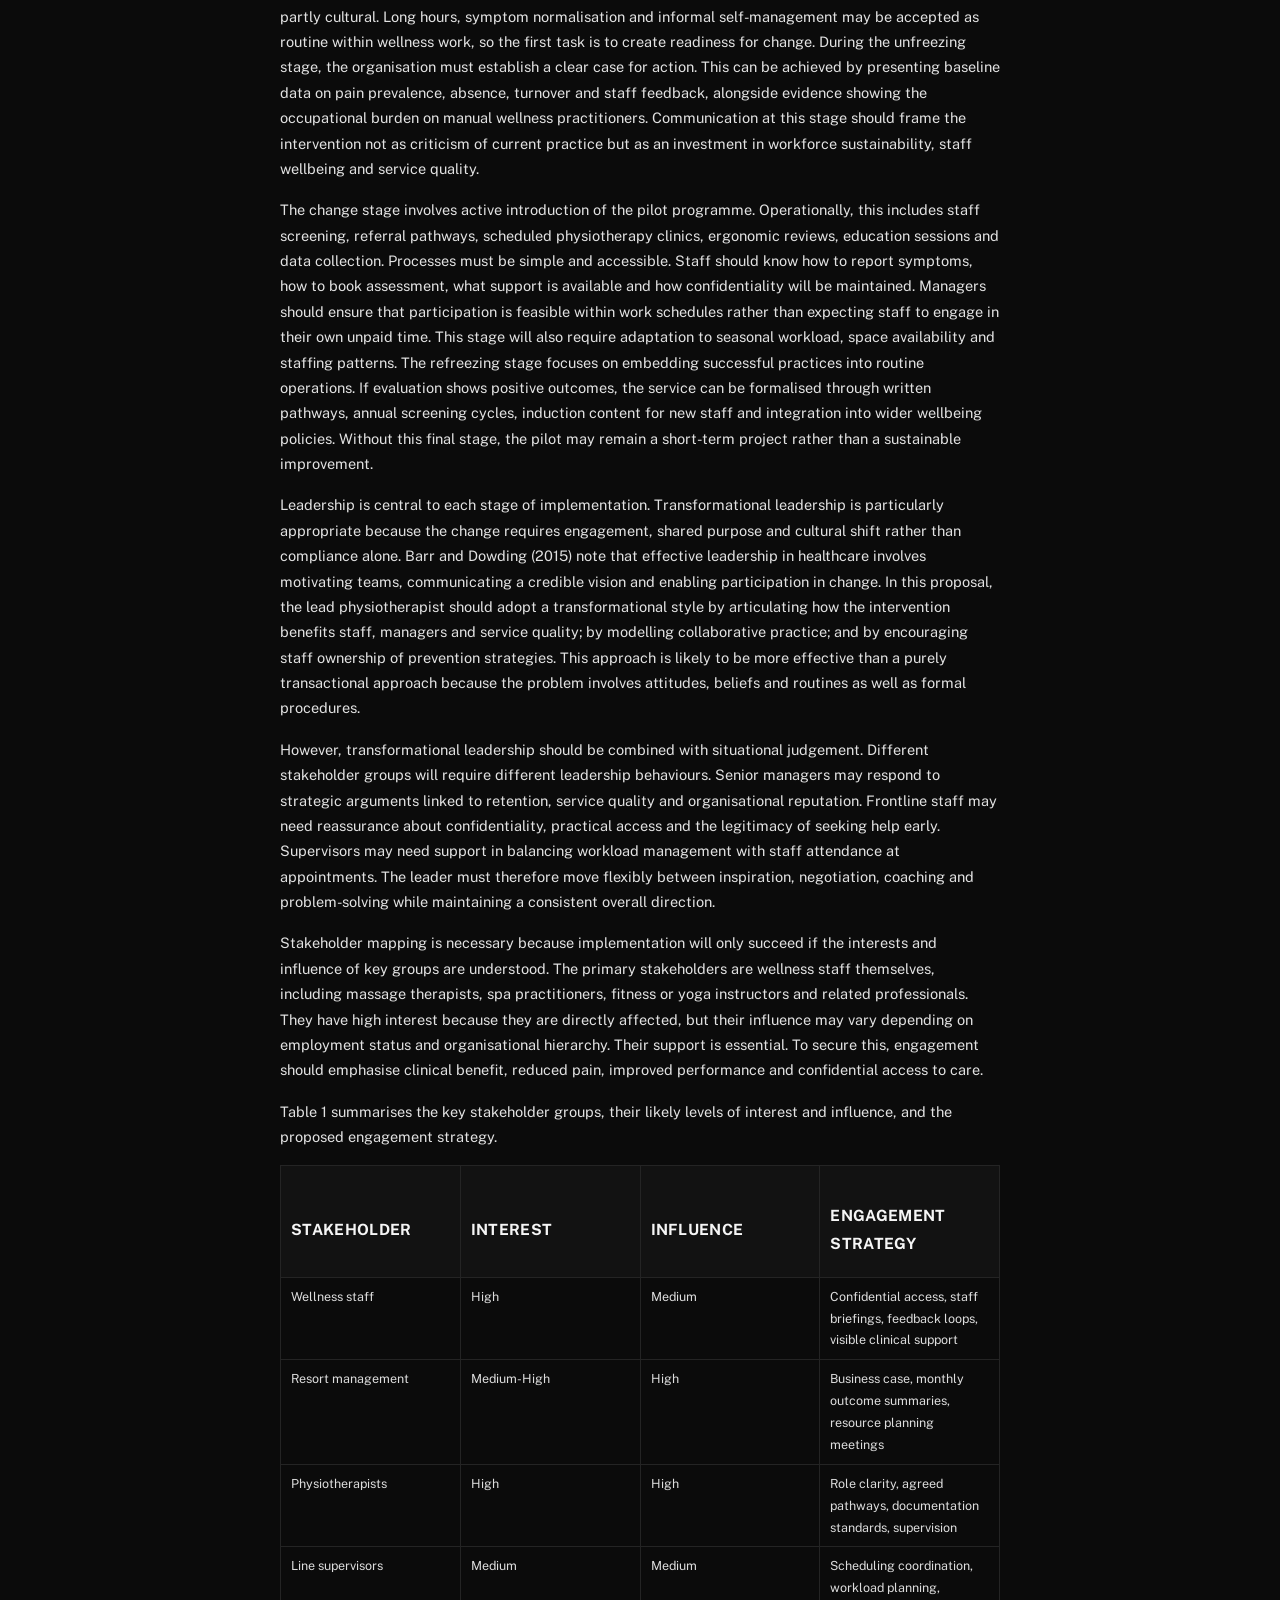
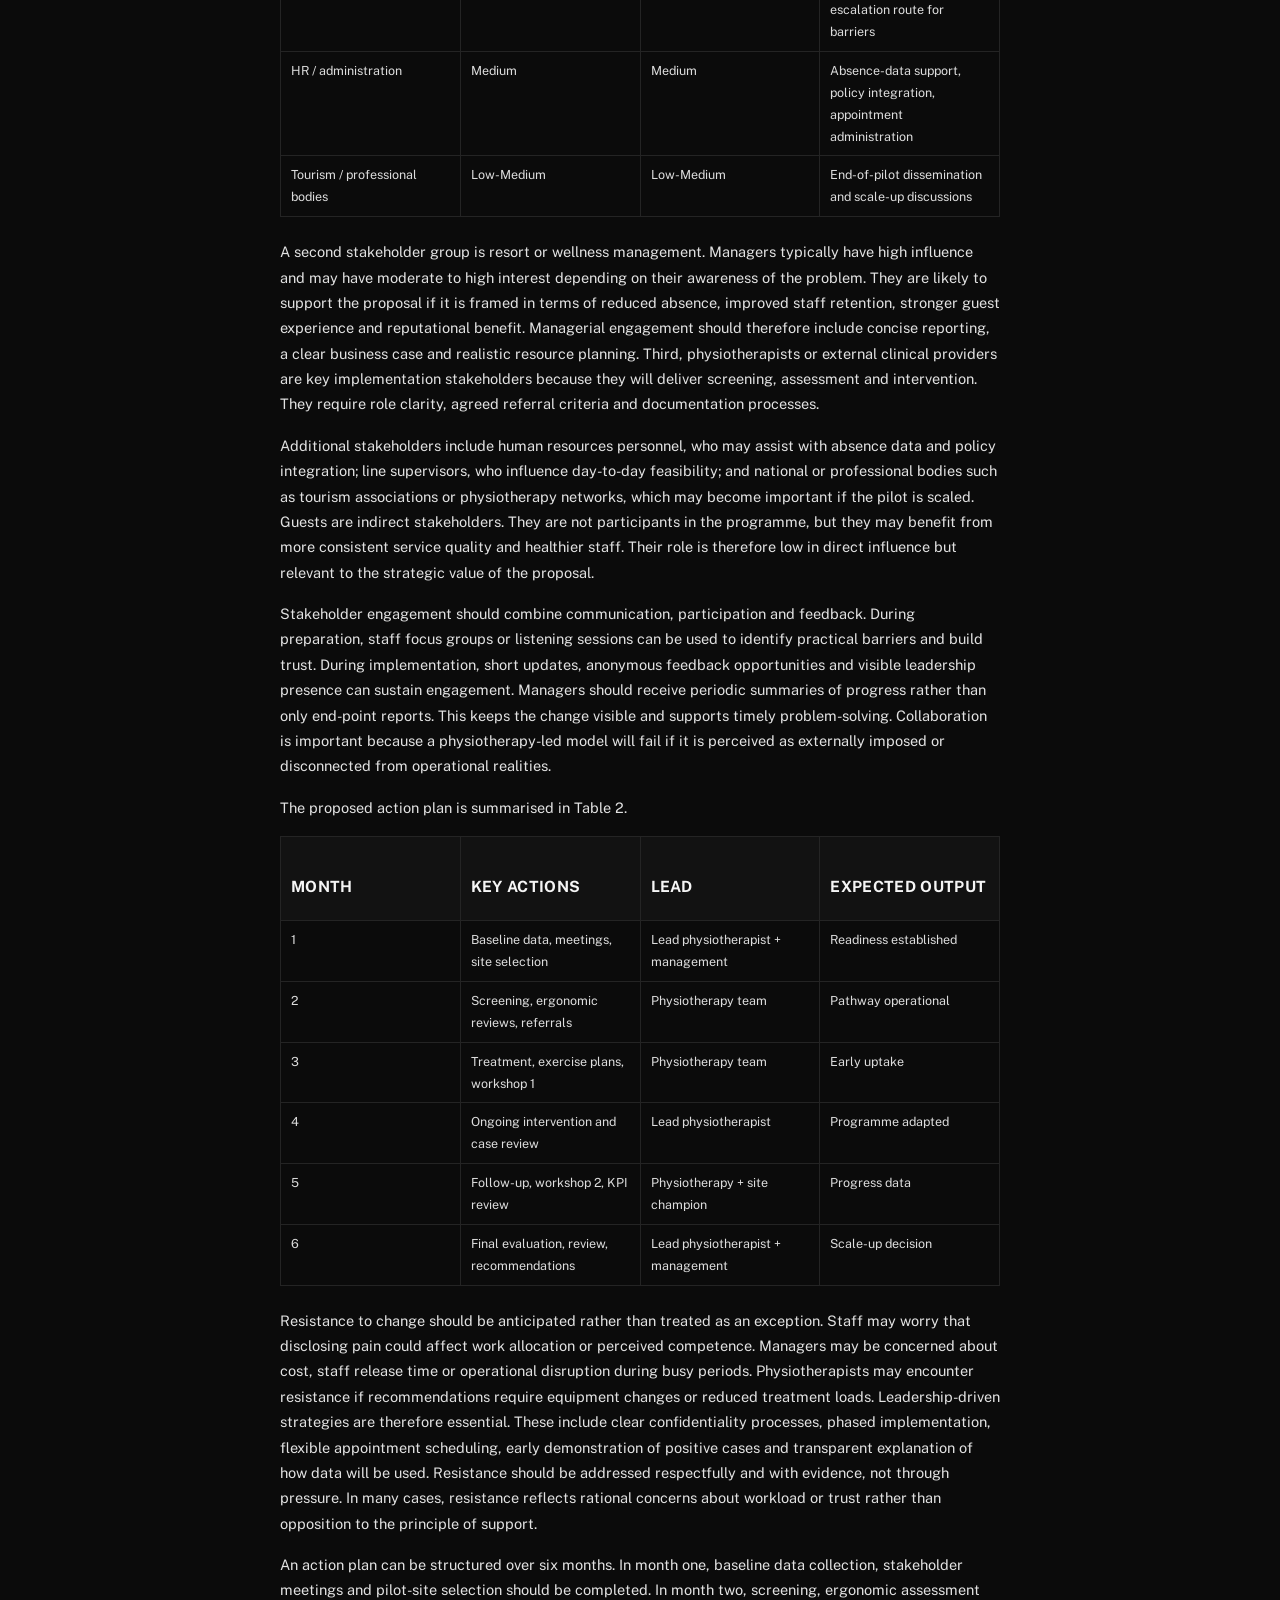
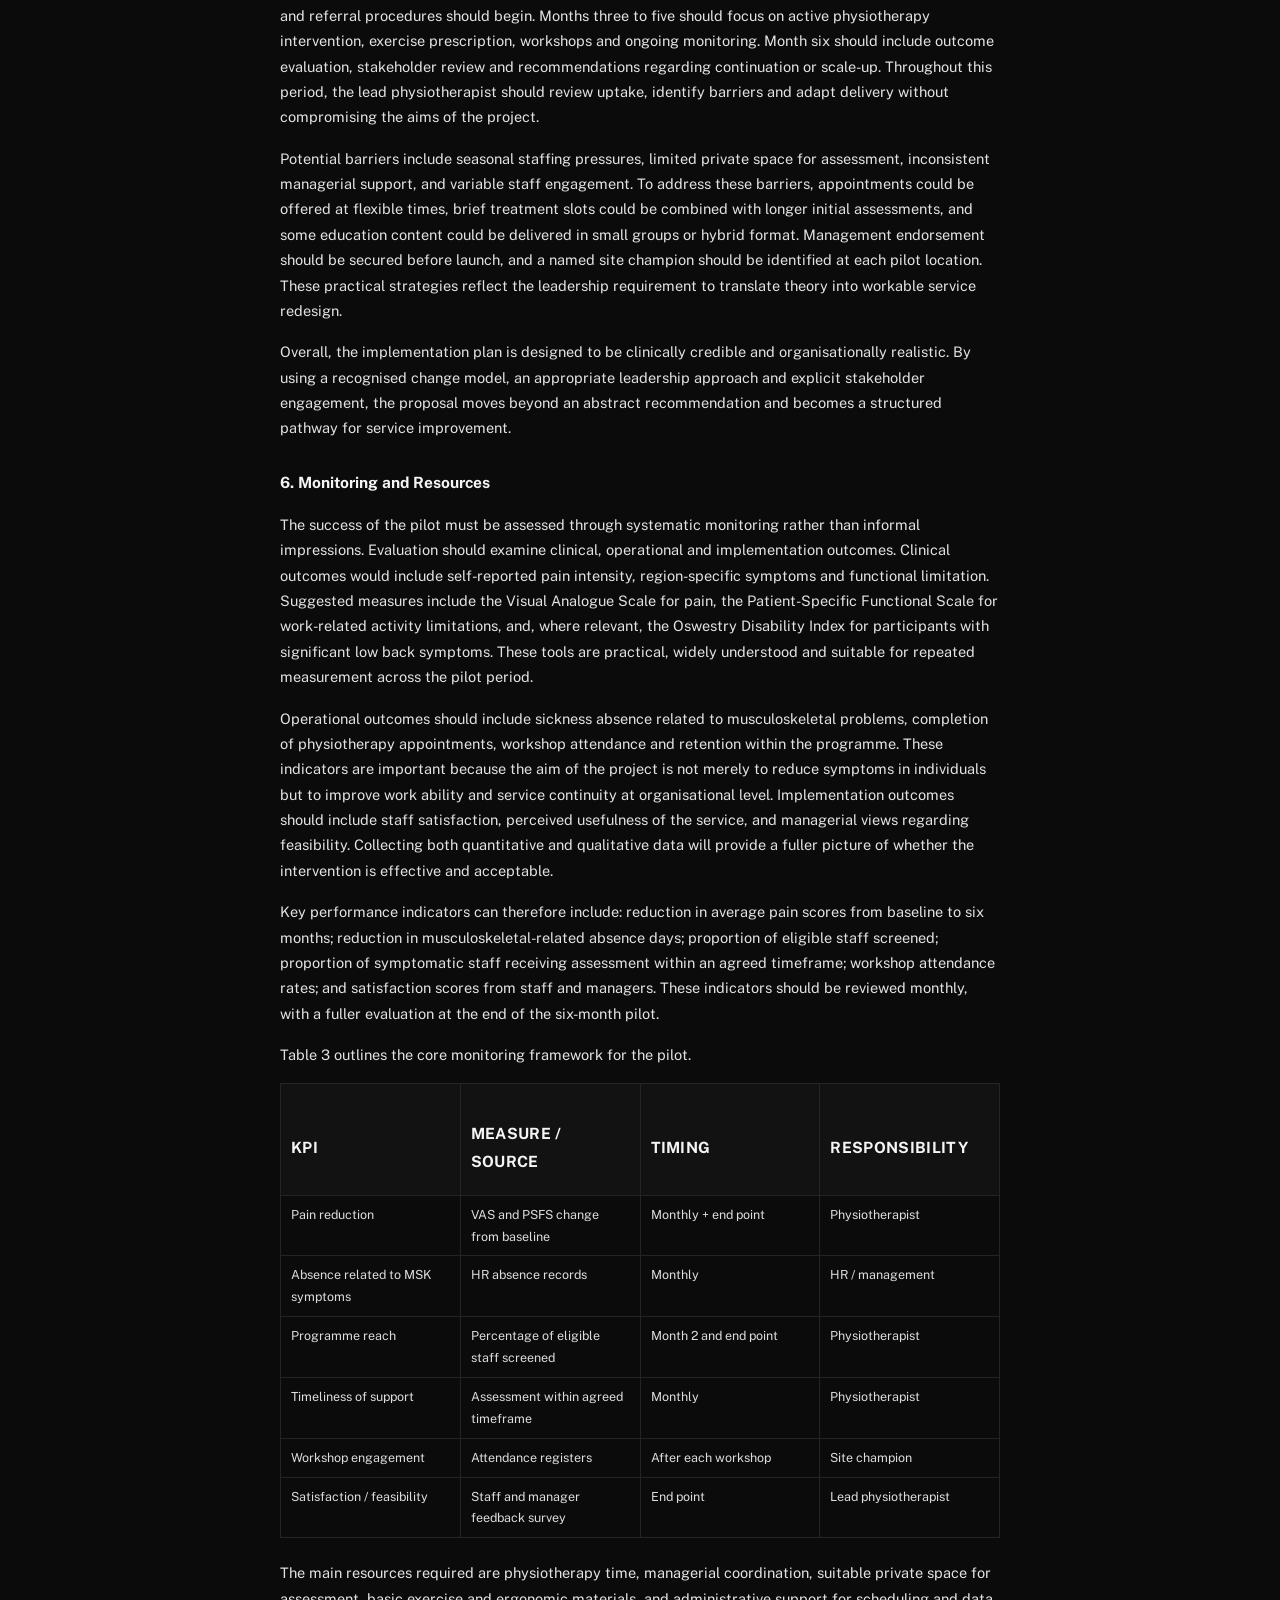
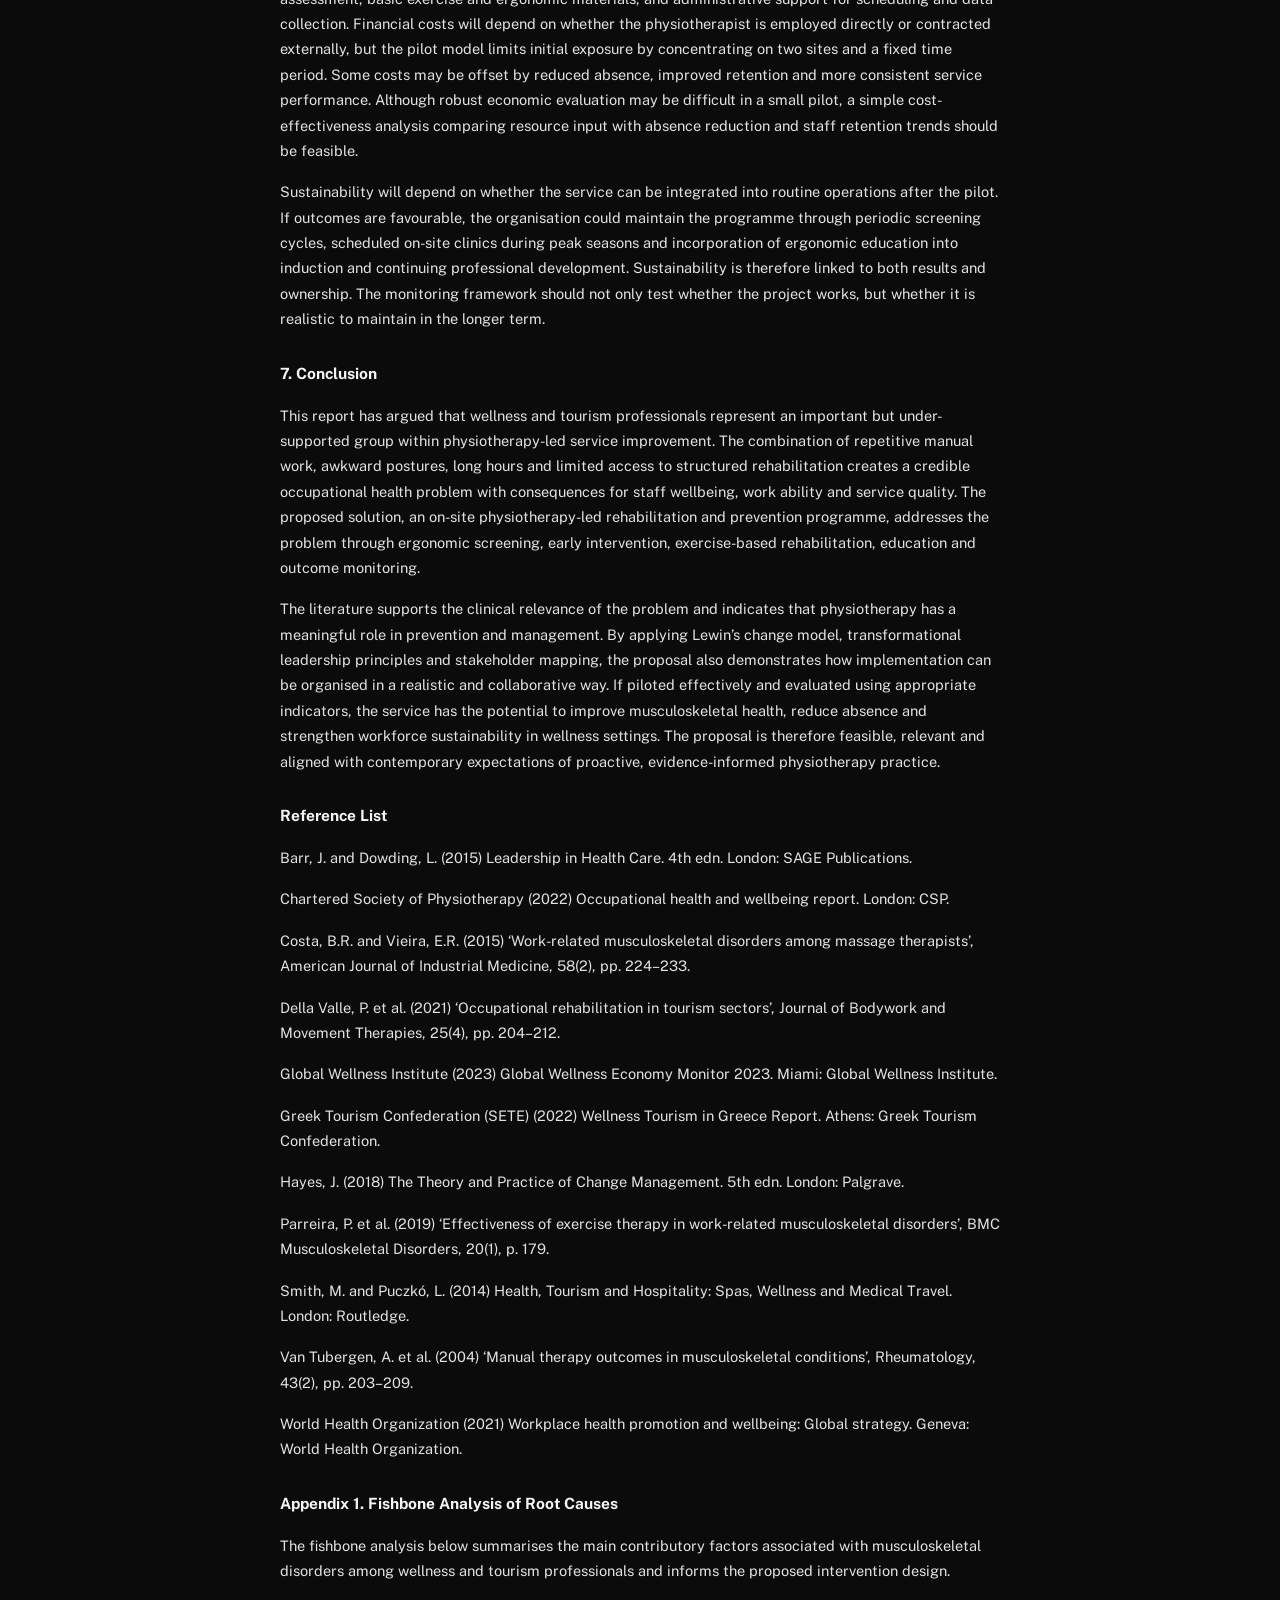
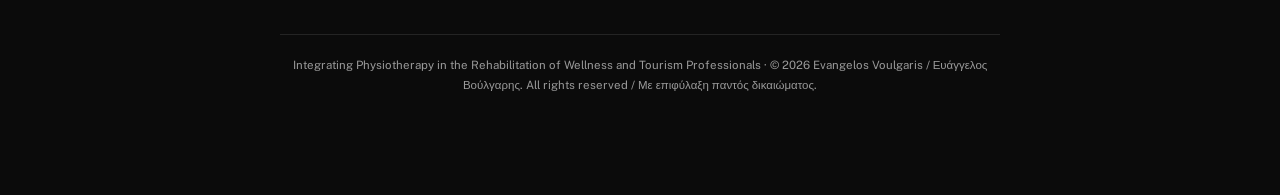
<file: thesis.html>
<!DOCTYPE html>
<html lang="en">
<head>
<meta charset="UTF-8">
<meta name="viewport" content="width=device-width, initial-scale=1.0">
<title>Integrating Physiotherapy in Wellness & Tourism · Evangelos Voulgaris</title>
<meta name="robots" content="index, nofollow">
<link href="https://fonts.googleapis.com/css2?family=Public+Sans:wght@400;500;600;700&family=Poppins:wght@700;800&display=swap" rel="stylesheet">
<style>
  :root{ --ink:#f5f5f5; --ink-soft:#9a9a9a; --bg:#0b0b0b; --panel:#121212; --line:#242424; --red:#e50914; }
  *,*::before,*::after{box-sizing:border-box; margin:0; padding:0;}
  body{background:var(--bg); color:var(--ink); font-family:'Public Sans',sans-serif; line-height:1.75; -webkit-user-select:none; -moz-user-select:none; user-select:none;}
  .wrap{max-width:760px; margin:0 auto; padding:48px 20px 100px;}
  .topRow{display:flex; justify-content:space-between; align-items:center; margin-bottom:24px; flex-wrap:wrap; gap:12px;}
  .backLink{color:var(--ink-soft); font-size:12.5px; text-decoration:none;}
  .backLink:hover{color:var(--ink);}
  .langToggle{display:flex; gap:4px; background:var(--panel); border:1px solid var(--line); border-radius:8px; padding:4px;}
  .langToggle button{background:transparent; border:none; color:var(--ink-soft); font-size:12px; font-weight:700; padding:6px 14px; border-radius:6px; cursor:pointer; font-family:inherit;}
  .langToggle button.active{background:var(--red); color:#fff;}
  .cover{background:var(--panel); border:1px solid var(--line); border-radius:12px; padding:28px 26px; margin-bottom:30px;}
  .cover p{font-size:13.5px; margin-bottom:8px; color:var(--ink-soft);}
  .cover strong{color:var(--ink);}
  h1{font-family:'Poppins',sans-serif; font-size:23px; margin-bottom:6px; line-height:1.3;}
  .subtitle{color:var(--red); font-size:12.5px; font-weight:700; text-transform:uppercase; letter-spacing:.05em; margin-bottom:24px;}
  .copyright-banner{background:rgba(229,9,20,0.08); border-left:3px solid var(--red); border-radius:8px; padding:14px 16px; margin-bottom:30px; font-size:12px; line-height:1.65; color:#ddd;}
  .content p{font-size:14.5px; margin-bottom:16px; color:#e2e2e2;}
  .content strong{color:var(--ink); font-size:15.5px; display:block; margin:28px 0 12px;}
  .content em{color:var(--ink-soft);}
  .content blockquote{border-left:3px solid var(--red); padding:4px 0 4px 18px; margin:18px 0; color:#ddd; font-style:italic;}
  .content table{width:100%; border-collapse:collapse; margin:16px 0 22px; font-size:12.5px;}
  .content th{background:var(--panel); color:var(--red); text-align:left; padding:8px 10px; border:1px solid var(--line); font-size:11px; text-transform:uppercase; letter-spacing:.03em;}
  .content td{padding:8px 10px; border:1px solid var(--line); color:#ddd; vertical-align:top;}
  footer{margin-top:50px; padding-top:20px; border-top:1px solid var(--line); font-size:11.5px; color:var(--ink-soft); text-align:center;}
  .watermark{position:fixed; bottom:14px; right:14px; font-size:10.5px; color:rgba(255,255,255,0.15); pointer-events:none; user-select:none;}
  [data-lang="gr"]{display:none;}
  body.lang-gr [data-lang="gr"]{display:block;}
  body.lang-gr [data-lang="en"]{display:none;}
  @media (max-width:640px){ .content table{font-size:11px;} .content th, .content td{padding:6px;} }
</style>
</head>
<body oncontextmenu="return false;">
  <div class="wrap">
    <div class="topRow">
      <a class="backLink" href="index.html">← Happy Fit Physio</a>
      <div class="langToggle">
        <button id="btnEn" class="active">EN</button>
        <button id="btnGr">ΕΛ</button>
      </div>
    </div>

    <div data-lang="en">
      <h1>Integrating Physiotherapy in the Rehabilitation of Wellness and Tourism Professionals</h1>
      <div class="subtitle">Academic assignment · Evangelos Voulgaris</div>
      <div class="copyright-banner">© 2026 Evangelos Voulgaris. All rights reserved. This text is the original academic work of the author. Reproduction, republication, or use, in whole or in part, is prohibited without the author's written permission.</div>
      <div class="cover"><p><strong>Student Name:</strong> Evangelos Voulgaris<br />
<strong>Module Code:</strong> 6AH047<br />
<strong>Module Title:</strong> Physiotherapy Independent Study Report<br />
<strong>Module Tutor:</strong> Elpida Roussakou<br />
<strong>Submission Deadline:</strong> 18 May 2026</p>
<p><strong>Approximate Word Count (main body):</strong> 4,143 words</p>
<p><strong>Submission:</strong> First attempt</p>
<p><strong>Declaration:</strong><br />
I confirm that this is my original work and that no substantial part of this assignment has been submitted previously for the purposes of assessment to the University of Wolverhampton or any other educational establishment.</p>
</div>
      <div class="content"><p><strong>1. Introduction and Background</strong></p>
<p>This report aims to suggest ways to improve services by adding physiotherapy to help wellness and tourism professionals recover and prevent injuries. We noticed that people working in spas, massage, yoga, and wellness centers often have to lift and move heavy things, stand or sit for long periods, do many treatments, and don't get much time to rest. This can cause them to get hurt at work, feel tired, and not be able to do their jobs as well. Even though the health and hospitality industries are always talking about how important it is to be healthy and happy, they often forget to think about the wellbeing of their own staff when designing services. This area warrants improvement for both clinical and organisational reasons.</p>
<p>The global wellness economy continues to expand, and wellness tourism has been identified as a strategic area of development internationally and within Greece (Global Wellness Institute, 2023; Greek Tourism Confederation, 2022). As resorts and wellness destinations seek to position themselves as premium health-oriented services, workforce sustainability becomes a quality issue rather than only a staffing issue. In practice, therapists, instructors and bodywork practitioners frequently perform repetitive movements, maintain awkward positions around treatment couches, and work long shifts in confined spaces. These conditions create cumulative physical strain that may lead to pain, absenteeism, presenteeism, reduced treatment quality and staff turnover.</p>
<blockquote>
<p>When we look at this issue from a physiotherapy perspective, it's clear that we have a real problem on our hands. This problem sits at the crossroads of occupational health, rehabilitation, prevention, and multidisciplinary service design. The issue isn't just that workers start to feel symptoms, it's that we often wait until the pain becomes a persistent problem before we offer support. What's more, preventive physiotherapy, ergonomic education, and early intervention pathways are rarely built into wellness organizations. This gap not only undermines our ability to provide high-quality care but also compromises our goal of creating safe, sustainable, and person-centered care environments. Both the Chartered Society of Physiotherapy and the World Health Organization have highlighted the importance of promoting workforce health and wellbeing through proactive strategies, especially in complex services. For instance, the Chartered Society of Physiotherapy noted in 2022 that prioritizing workforce health is crucial, while the World Health Organization emphasized in 2021 that proactive wellbeing strategies are essential for delivering quality care. By acknowledging these recommendations, we can work towards addressing the gaps in our current system and providing better support for workers. Accordingly, this report proposes an on-site physiotherapy-led rehabilitation and prevention program for wellness and tourism professionals.</p>
</blockquote>
<p>The report discusses the problem and its root causes, critically reviews the available literature, sets SMART aims and objectives, and outlines an implementation plan informed by change management, leadership and stakeholder engagement. It then proposes monitoring arrangements and resource requirements to evaluate feasibility, effectiveness and sustainability. The overall argument is that integrating physiotherapy into wellness workplaces can improve staff health, strengthen service quality and support a more resilient tourism workforce.</p>
<p><strong>2. Discussion of the Problem and Proposed Solution</strong></p>
<p>The service problem addressed in this report is the high burden of musculoskeletal strain among wellness and tourism professionals combined with the absence of a structured occupational rehabilitation pathway. In many resorts and wellness settings, staff such as massage therapists, spa practitioners and movement instructors are expected to deliver physically demanding services for extended periods while managing guest expectations, time pressure and variable working environments. These demands are intensified during peak tourism periods, when long working days and limited recovery time become normalised. The result is a pattern of recurrent pain, fatigue and reduced physical capacity that is often managed informally rather than through a coordinated clinical response.</p>
<p>Evidence from massage therapy populations suggests that the burden of musculoskeletal symptoms is substantial. (Costa and Vieira 2015) report high levels of work-related musculoskeletal disorders among massage therapists, with pain frequently affecting the neck, shoulders, upper limbs and lower back. These findings are highly relevant because the tasks performed by wellness practitioners involve comparable manual exposure, static loading and repetition. (Della Valle et al. 2021) also highlight the importance of occupational rehabilitation within tourism-related sectors, indicating that work participation and service continuity depend on more structured support for employee health. In operational terms, untreated or poorly managed symptoms can produce absence, reduced productivity, diminished quality of manual treatments and eventual attrition from the workforce.</p>
<p>A fishbone analysis of the problem shows that the causes are multifactorial. At the level of people, poor posture, overuse and low awareness of body mechanics increase cumulative strain. At the process level, there is frequently no early intervention pathway, no routine follow-up and little integration between symptoms, reporting and rehabilitation. At the equipment level, treatment couches and tools may be poorly adjusted or non-ergonomic. At the environmental level, staff may work in confined spaces, humid rooms, or settings that require repeated reaching and prolonged standing. At the policy level, occupational health provision often excludes wellness workers, especially where services are outsourced or seasonal. Finally, at the training level, continuing professional development in injury prevention, pacing and recovery strategies is limited. The problem therefore cannot be solved by advice alone; it requires service redesign that addresses the clinical, behavioural and organisational contributors simultaneously.</p>
<p>The proposed solution is an on-site physiotherapy-led rehabilitation and prevention programme embedded within wellness and tourism settings. The intervention would operate as a service improvement rather than a stand-alone treatment offer. Its purpose would be to move the organisation from a reactive model, in which staff seek help only after symptoms escalate, to a preventive and early-intervention model. The programme would contain four core components. First, staff would undergo ergonomic and movement screening, including posture review, workstation and couch-height assessment, and identification of task-specific risks. Second, symptomatic staff would have timely access to physiotherapy assessment, manual therapy where appropriate, and individualised exercise programmes targeting recovery, conditioning and injury prevention. Evidence indicates that exercise-based approaches are effective in the management of work-related musculoskeletal disorders and can support function and symptom reduction when tailored to occupational demands (Parreira et al., 2019). Manual therapy may also contribute to symptom management when used within a broader rehabilitation framework (Van Tubergen et al., 2004).</p>
<p>Third, the programme would deliver brief education workshops on body mechanics, micro-breaks, stretching, pacing and recovery strategies. Education alone is rarely sufficient, but it is important when combined with ergonomic modification and exercise because it supports self-management and behaviour change. Fourth, a simple monitoring system would track pain outcomes, staff absence, engagement with the programme and satisfaction. This would allow managers to evaluate whether the intervention improves workforce wellbeing and service delivery.</p>
<p>The proposal aligns with wider quality and organisational priorities. In premium tourism and wellness environments, guest experience depends heavily on staff performance, consistency and professional presentation. A workforce experiencing persistent pain may struggle to sustain treatment quality or maintain positive therapeutic interaction. From a governance perspective, a physiotherapy-led programme supports prevention, risk reduction and staff retention, which are consistent with health promotion principles described by the (World Health Organization 2021). It also reflects the broader movement in physiotherapy towards proactive service improvement and cross-sector leadership rather than episodic treatment alone.</p>
<p>Importantly, the proposal is feasible because it can begin as a pilot in selected resorts. It does not require a full occupational health department from the outset. Instead, it can start with baseline assessment, limited weekly physiotherapy presence, targeted education and measurable outcomes. This phased design reduces implementation risk while allowing local adaptation. The proposed service improvement therefore addresses the identified causes of the problem more systematically than current ad hoc practices and offers a realistic route to better staff health, service quality and organisational resilience.</p>
<p>Appendix 1 provides a structured fishbone analysis of the root causes identified in this proposal.</p>
<p><strong>3. Literature Review</strong></p>
<p>The literature relevant to this proposal spans occupational health, physiotherapy management of musculoskeletal disorders, wellness and tourism workforce wellbeing, and health service improvement. Although the literature specific to physiotherapy provision for wellness resort staff is limited, several related bodies of evidence provide a strong rationale for the proposed intervention.</p>
<p>First, there is a consistent evidence base showing that massage therapists and other manual practitioners are vulnerable to work-related musculoskeletal disorders. (Costa and Vieira 2015) identify high rates of pain and dysfunction associated with repetitive manual work, awkward postures and sustained loading. This evidence is particularly useful because it directly relates to one of the main professional groups found in spa and wellness settings. However, an important limitation is that much of this literature is observational. It describes the scale of the problem effectively but is less able to determine which organisational interventions are most effective in reducing long-term burden. Even so, the consistency of the risk profile across manual therapy occupations strengthens the case for preventive intervention.</p>
<p>Second, literature from tourism and occupational rehabilitation supports the relevance of workforce-focused rehabilitation strategies beyond traditional healthcare settings. (Della Valle et al. 2021) argue that occupational rehabilitation within tourism-linked sectors is important for maintaining work participation and reducing the functional consequences of work-related ill health. This is relevant because wellness professionals operate in a service environment where productivity, customer interaction and physical capability are closely linked. The paper broadens the discussion from symptom treatment to work ability and service continuity, which is essential for a service improvement proposal. A limitation, however, is that tourism-sector literature is heterogeneous and often covers broad workforce categories rather than the specific biomechanics of wellness practitioners. As a result, the transferability of findings requires critical interpretation.</p>
<p>Third, there is stronger clinical evidence for exercise-based management of work-related musculoskeletal disorders.( Parreira et al. 2019) report that exercise therapy can improve function and reduce symptoms in occupational musculoskeletal conditions. This is highly relevant because exercise prescription is a core component of physiotherapy and can be adapted to the needs of workers performing repetitive upper-limb and trunk-loading tasks. The strength of this evidence lies in its practical applicability and its alignment with contemporary physiotherapy practice. Nevertheless, successful implementation depends on adherence. In busy hospitality settings, staff may struggle to complete exercise programmes without organisational support, protected time and behaviour-change strategies.</p>
<p>Manual therapy evidence should also be considered. (Van Tubergen et al. 2004) demonstrate that manual therapy can support outcomes in musculoskeletal conditions. For this proposal, manual therapy is not presented as a single solution but as one element of a multimodal physiotherapy pathway. Its value lies in providing short-term symptom relief that may facilitate engagement with exercise, ergonomic adaptation and return to full workload. The main limitation is that manual therapy alone may not address the occupational drivers of recurrence. Therefore, the literature supports its use only when integrated with prevention and work-focused rehabilitation.</p>
<p>Broader contextual sources further justify the proposal. (Smith and Puczkó 2014) explain that health, tourism and hospitality services are increasingly interconnected, with wellness destinations positioned as places that sell health-related experiences. This commercial context matters because staff wellbeing directly influences the credibility and consistency of those experiences. The (Global Wellness Institute 2023) documents the rapid growth of the wellness economy, while the (Greek Tourism Confederation 2022) identifies wellness tourism as an area of strategic importance for Greece. Although these sources are not clinical studies, they provide sector-level context showing that investment in workforce sustainability is aligned with business development and destination quality.</p>
<p>Policy-oriented evidence also supports the proposal. The World Health Organization (2021) emphasises workplace health promotion, prevention and organisational approaches to wellbeing. Likewise, the Chartered Society of Physiotherapy (2022) highlights the importance of occupational health and wellbeing for sustaining a healthy workforce. Together, these sources support the argument that the proposed intervention is not an optional add-on but a relevant quality improvement response to an identifiable practice gap. They also reinforce the multidisciplinary nature of the issue, since effective implementation requires collaboration between clinicians, managers and operational teams.</p>
<p>Despite this supportive evidence, clear gaps remain. There is limited research evaluating physiotherapy-led workplace interventions specifically for spa, wellness or resort professionals. Much of the available evidence must be extrapolated from massage therapy, occupational health or general musculoskeletal rehabilitation literature. There is also insufficient economic evaluation of small-scale on-site physiotherapy services within tourism organisations. Furthermore, most published studies focus on symptom reduction rather than outcomes such as staff retention, guest experience or service continuity. These gaps mean that the proposed pilot should be designed not only as an intervention but also as a practical evaluation project capable of generating local evidence.</p>
<p>Overall, the literature justifies the proposed service improvement on three grounds. First, the problem is credible and clinically significant. Second, physiotherapy interventions such as exercise, ergonomic modification, manual therapy and education are supported by evidence and align with the needs of the target workforce. Third, policy and industry sources indicate that protecting workforce wellbeing is relevant to both patient- or guest-facing quality and organisational sustainability. The literature is therefore sufficient to support implementation of a pilot programme, while also indicating the need for careful evaluation and context-specific adaptation.</p>
<p><strong>4. SMART Aims and Objectives</strong></p>
<p>The overall SMART aim of this project is to design and implement, within six months, a pilot physiotherapy-led rehabilitation and prevention programme for wellness and tourism professionals in two resort-based wellness settings in Greece, with the objective of reducing musculoskeletal pain burden, improving work ability and establishing a sustainable early-intervention pathway.</p>
<p>This goal is well-defined because it focuses on a specific group of workers, a particular approach to intervention, and a clear setting for implementation. We can track progress because we're looking at things like how much pain people are in, how often staff are absent, how many people are taking part, and how satisfied everyone is. It's doable because we're starting small with a pilot project, rather than trying to change the whole system at once. It's also practical because we're using the skills our physiotherapists already have, and we're targeting a group of staff that we know are at high risk. And it's got a deadline, because we're only doing the pilot for six months, and then we'll evaluate how it's going. The first objective is to complete baseline screening of participating staff within the first four weeks. This will provide a clear starting point against which change can be measured. The second objective is to provide timely physiotherapy assessment and individual management plans for all participating staff who report clinically relevant musculoskeletal symptoms during the pilot period. This objective addresses the current gap in early intervention and rehabilitation follow-up.</p>
<p>The third objective is to deliver a structured prevention package comprising ergonomic reviews and at least three education workshops per site during the six-month period. This objective moves the service from a reactive model to a preventive model and ensures that staff who are not yet symptomatic also benefit from risk-reduction strategies. The fourth objective is to achieve measurable improvement by the end of month six, defined as a reduction in average self-reported pain scores, a reduction in absence linked to musculoskeletal problems, and acceptable staff satisfaction with the programme. These objectives align with improved patient and workforce care, stronger interdisciplinary collaboration and better quality assurance within the service.</p>
<p>Together, the aim and objectives create a practical framework for implementation. They are sufficiently focused to support evaluation but broad enough to capture the clinical, organisational and educational dimensions of the proposed service improvement.</p>
<p><strong>5. Implementation Plan</strong></p>
<p>Implementation of the proposed service improvement requires a structured approach to change rather than simple introduction of a new clinical service. This section therefore applies change management theory, leadership strategy and stakeholder mapping to guide the transition from the current reactive arrangement to a physiotherapy-led prevention and rehabilitation pathway.</p>
<p>A suitable framework for this proposal is Lewin’s three-stage model of change, as discussed by (Hayes 2018): unfreezing, changing and refreezing. The model is appropriate because the current problem is partly cultural. Long hours, symptom normalisation and informal self-management may be accepted as routine within wellness work, so the first task is to create readiness for change. During the unfreezing stage, the organisation must establish a clear case for action. This can be achieved by presenting baseline data on pain prevalence, absence, turnover and staff feedback, alongside evidence showing the occupational burden on manual wellness practitioners. Communication at this stage should frame the intervention not as criticism of current practice but as an investment in workforce sustainability, staff wellbeing and service quality.</p>
<p>The change stage involves active introduction of the pilot programme. Operationally, this includes staff screening, referral pathways, scheduled physiotherapy clinics, ergonomic reviews, education sessions and data collection. Processes must be simple and accessible. Staff should know how to report symptoms, how to book assessment, what support is available and how confidentiality will be maintained. Managers should ensure that participation is feasible within work schedules rather than expecting staff to engage in their own unpaid time. This stage will also require adaptation to seasonal workload, space availability and staffing patterns. The refreezing stage focuses on embedding successful practices into routine operations. If evaluation shows positive outcomes, the service can be formalised through written pathways, annual screening cycles, induction content for new staff and integration into wider wellbeing policies. Without this final stage, the pilot may remain a short-term project rather than a sustainable improvement.</p>
<p>Leadership is central to each stage of implementation. Transformational leadership is particularly appropriate because the change requires engagement, shared purpose and cultural shift rather than compliance alone. Barr and Dowding (2015) note that effective leadership in healthcare involves motivating teams, communicating a credible vision and enabling participation in change. In this proposal, the lead physiotherapist should adopt a transformational style by articulating how the intervention benefits staff, managers and service quality; by modelling collaborative practice; and by encouraging staff ownership of prevention strategies. This approach is likely to be more effective than a purely transactional approach because the problem involves attitudes, beliefs and routines as well as formal procedures.</p>
<p>However, transformational leadership should be combined with situational judgement. Different stakeholder groups will require different leadership behaviours. Senior managers may respond to strategic arguments linked to retention, service quality and organisational reputation. Frontline staff may need reassurance about confidentiality, practical access and the legitimacy of seeking help early. Supervisors may need support in balancing workload management with staff attendance at appointments. The leader must therefore move flexibly between inspiration, negotiation, coaching and problem-solving while maintaining a consistent overall direction.</p>
<p>Stakeholder mapping is necessary because implementation will only succeed if the interests and influence of key groups are understood. The primary stakeholders are wellness staff themselves, including massage therapists, spa practitioners, fitness or yoga instructors and related professionals. They have high interest because they are directly affected, but their influence may vary depending on employment status and organisational hierarchy. Their support is essential. To secure this, engagement should emphasise clinical benefit, reduced pain, improved performance and confidential access to care.</p>
<p>Table 1 summarises the key stakeholder groups, their likely levels of interest and influence, and the proposed engagement strategy.</p>
<table>
<colgroup>
<col style="width: 25%" />
<col style="width: 25%" />
<col style="width: 25%" />
<col style="width: 25%" />
</colgroup>
<thead>
<tr class="header">
<th><strong>Stakeholder</strong></th>
<th><strong>Interest</strong></th>
<th><strong>Influence</strong></th>
<th><strong>Engagement strategy</strong></th>
</tr>
</thead>
<tbody>
<tr class="odd">
<td>Wellness staff</td>
<td>High</td>
<td>Medium</td>
<td>Confidential access, staff briefings, feedback loops, visible clinical support</td>
</tr>
<tr class="even">
<td>Resort management</td>
<td>Medium-High</td>
<td>High</td>
<td>Business case, monthly outcome summaries, resource planning meetings</td>
</tr>
<tr class="odd">
<td>Physiotherapists</td>
<td>High</td>
<td>High</td>
<td>Role clarity, agreed pathways, documentation standards, supervision</td>
</tr>
<tr class="even">
<td>Line supervisors</td>
<td>Medium</td>
<td>Medium</td>
<td>Scheduling coordination, workload planning, escalation route for barriers</td>
</tr>
<tr class="odd">
<td>HR / administration</td>
<td>Medium</td>
<td>Medium</td>
<td>Absence-data support, policy integration, appointment administration</td>
</tr>
<tr class="even">
<td>Tourism / professional bodies</td>
<td>Low-Medium</td>
<td>Low-Medium</td>
<td>End-of-pilot dissemination and scale-up discussions</td>
</tr>
</tbody>
</table>
<p>A second stakeholder group is resort or wellness management. Managers typically have high influence and may have moderate to high interest depending on their awareness of the problem. They are likely to support the proposal if it is framed in terms of reduced absence, improved staff retention, stronger guest experience and reputational benefit. Managerial engagement should therefore include concise reporting, a clear business case and realistic resource planning. Third, physiotherapists or external clinical providers are key implementation stakeholders because they will deliver screening, assessment and intervention. They require role clarity, agreed referral criteria and documentation processes.</p>
<p>Additional stakeholders include human resources personnel, who may assist with absence data and policy integration; line supervisors, who influence day-to-day feasibility; and national or professional bodies such as tourism associations or physiotherapy networks, which may become important if the pilot is scaled. Guests are indirect stakeholders. They are not participants in the programme, but they may benefit from more consistent service quality and healthier staff. Their role is therefore low in direct influence but relevant to the strategic value of the proposal.</p>
<p>Stakeholder engagement should combine communication, participation and feedback. During preparation, staff focus groups or listening sessions can be used to identify practical barriers and build trust. During implementation, short updates, anonymous feedback opportunities and visible leadership presence can sustain engagement. Managers should receive periodic summaries of progress rather than only end-point reports. This keeps the change visible and supports timely problem-solving. Collaboration is important because a physiotherapy-led model will fail if it is perceived as externally imposed or disconnected from operational realities.</p>
<p>The proposed action plan is summarised in Table 2.</p>
<table>
<colgroup>
<col style="width: 25%" />
<col style="width: 25%" />
<col style="width: 25%" />
<col style="width: 25%" />
</colgroup>
<thead>
<tr class="header">
<th><strong>Month</strong></th>
<th><strong>Key actions</strong></th>
<th><strong>Lead</strong></th>
<th><strong>Expected output</strong></th>
</tr>
</thead>
<tbody>
<tr class="odd">
<td>1</td>
<td>Baseline data, meetings, site selection</td>
<td>Lead physiotherapist + management</td>
<td>Readiness established</td>
</tr>
<tr class="even">
<td>2</td>
<td>Screening, ergonomic reviews, referrals</td>
<td>Physiotherapy team</td>
<td>Pathway operational</td>
</tr>
<tr class="odd">
<td>3</td>
<td>Treatment, exercise plans, workshop 1</td>
<td>Physiotherapy team</td>
<td>Early uptake</td>
</tr>
<tr class="even">
<td>4</td>
<td>Ongoing intervention and case review</td>
<td>Lead physiotherapist</td>
<td>Programme adapted</td>
</tr>
<tr class="odd">
<td>5</td>
<td>Follow-up, workshop 2, KPI review</td>
<td>Physiotherapy + site champion</td>
<td>Progress data</td>
</tr>
<tr class="even">
<td>6</td>
<td>Final evaluation, review, recommendations</td>
<td>Lead physiotherapist + management</td>
<td>Scale-up decision</td>
</tr>
</tbody>
</table>
<p>Resistance to change should be anticipated rather than treated as an exception. Staff may worry that disclosing pain could affect work allocation or perceived competence. Managers may be concerned about cost, staff release time or operational disruption during busy periods. Physiotherapists may encounter resistance if recommendations require equipment changes or reduced treatment loads. Leadership-driven strategies are therefore essential. These include clear confidentiality processes, phased implementation, flexible appointment scheduling, early demonstration of positive cases and transparent explanation of how data will be used. Resistance should be addressed respectfully and with evidence, not through pressure. In many cases, resistance reflects rational concerns about workload or trust rather than opposition to the principle of support.</p>
<p>An action plan can be structured over six months. In month one, baseline data collection, stakeholder meetings and pilot-site selection should be completed. In month two, screening, ergonomic assessment and referral procedures should begin. Months three to five should focus on active physiotherapy intervention, exercise prescription, workshops and ongoing monitoring. Month six should include outcome evaluation, stakeholder review and recommendations regarding continuation or scale-up. Throughout this period, the lead physiotherapist should review uptake, identify barriers and adapt delivery without compromising the aims of the project.</p>
<p>Potential barriers include seasonal staffing pressures, limited private space for assessment, inconsistent managerial support, and variable staff engagement. To address these barriers, appointments could be offered at flexible times, brief treatment slots could be combined with longer initial assessments, and some education content could be delivered in small groups or hybrid format. Management endorsement should be secured before launch, and a named site champion should be identified at each pilot location. These practical strategies reflect the leadership requirement to translate theory into workable service redesign.</p>
<p>Overall, the implementation plan is designed to be clinically credible and organisationally realistic. By using a recognised change model, an appropriate leadership approach and explicit stakeholder engagement, the proposal moves beyond an abstract recommendation and becomes a structured pathway for service improvement.</p>
<p><strong>6. Monitoring and Resources</strong></p>
<p>The success of the pilot must be assessed through systematic monitoring rather than informal impressions. Evaluation should examine clinical, operational and implementation outcomes. Clinical outcomes would include self-reported pain intensity, region-specific symptoms and functional limitation. Suggested measures include the Visual Analogue Scale for pain, the Patient-Specific Functional Scale for work-related activity limitations, and, where relevant, the Oswestry Disability Index for participants with significant low back symptoms. These tools are practical, widely understood and suitable for repeated measurement across the pilot period.</p>
<p>Operational outcomes should include sickness absence related to musculoskeletal problems, completion of physiotherapy appointments, workshop attendance and retention within the programme. These indicators are important because the aim of the project is not merely to reduce symptoms in individuals but to improve work ability and service continuity at organisational level. Implementation outcomes should include staff satisfaction, perceived usefulness of the service, and managerial views regarding feasibility. Collecting both quantitative and qualitative data will provide a fuller picture of whether the intervention is effective and acceptable.</p>
<p>Key performance indicators can therefore include: reduction in average pain scores from baseline to six months; reduction in musculoskeletal-related absence days; proportion of eligible staff screened; proportion of symptomatic staff receiving assessment within an agreed timeframe; workshop attendance rates; and satisfaction scores from staff and managers. These indicators should be reviewed monthly, with a fuller evaluation at the end of the six-month pilot.</p>
<p>Table 3 outlines the core monitoring framework for the pilot.</p>
<table>
<colgroup>
<col style="width: 25%" />
<col style="width: 25%" />
<col style="width: 25%" />
<col style="width: 25%" />
</colgroup>
<thead>
<tr class="header">
<th><strong>KPI</strong></th>
<th><strong>Measure / source</strong></th>
<th><strong>Timing</strong></th>
<th><strong>Responsibility</strong></th>
</tr>
</thead>
<tbody>
<tr class="odd">
<td>Pain reduction</td>
<td>VAS and PSFS change from baseline</td>
<td>Monthly + end point</td>
<td>Physiotherapist</td>
</tr>
<tr class="even">
<td>Absence related to MSK symptoms</td>
<td>HR absence records</td>
<td>Monthly</td>
<td>HR / management</td>
</tr>
<tr class="odd">
<td>Programme reach</td>
<td>Percentage of eligible staff screened</td>
<td>Month 2 and end point</td>
<td>Physiotherapist</td>
</tr>
<tr class="even">
<td>Timeliness of support</td>
<td>Assessment within agreed timeframe</td>
<td>Monthly</td>
<td>Physiotherapist</td>
</tr>
<tr class="odd">
<td>Workshop engagement</td>
<td>Attendance registers</td>
<td>After each workshop</td>
<td>Site champion</td>
</tr>
<tr class="even">
<td>Satisfaction / feasibility</td>
<td>Staff and manager feedback survey</td>
<td>End point</td>
<td>Lead physiotherapist</td>
</tr>
</tbody>
</table>
<p>The main resources required are physiotherapy time, managerial coordination, suitable private space for assessment, basic exercise and ergonomic materials, and administrative support for scheduling and data collection. Financial costs will depend on whether the physiotherapist is employed directly or contracted externally, but the pilot model limits initial exposure by concentrating on two sites and a fixed time period. Some costs may be offset by reduced absence, improved retention and more consistent service performance. Although robust economic evaluation may be difficult in a small pilot, a simple cost-effectiveness analysis comparing resource input with absence reduction and staff retention trends should be feasible.</p>
<p>Sustainability will depend on whether the service can be integrated into routine operations after the pilot. If outcomes are favourable, the organisation could maintain the programme through periodic screening cycles, scheduled on-site clinics during peak seasons and incorporation of ergonomic education into induction and continuing professional development. Sustainability is therefore linked to both results and ownership. The monitoring framework should not only test whether the project works, but whether it is realistic to maintain in the longer term.</p>
<p><strong>7. Conclusion</strong></p>
<p>This report has argued that wellness and tourism professionals represent an important but under-supported group within physiotherapy-led service improvement. The combination of repetitive manual work, awkward postures, long hours and limited access to structured rehabilitation creates a credible occupational health problem with consequences for staff wellbeing, work ability and service quality. The proposed solution, an on-site physiotherapy-led rehabilitation and prevention programme, addresses the problem through ergonomic screening, early intervention, exercise-based rehabilitation, education and outcome monitoring.</p>
<p>The literature supports the clinical relevance of the problem and indicates that physiotherapy has a meaningful role in prevention and management. By applying Lewin’s change model, transformational leadership principles and stakeholder mapping, the proposal also demonstrates how implementation can be organised in a realistic and collaborative way. If piloted effectively and evaluated using appropriate indicators, the service has the potential to improve musculoskeletal health, reduce absence and strengthen workforce sustainability in wellness settings. The proposal is therefore feasible, relevant and aligned with contemporary expectations of proactive, evidence-informed physiotherapy practice.</p>
<p><strong>Reference List</strong></p>
<p>Barr, J. and Dowding, L. (2015) Leadership in Health Care. 4th edn. London: SAGE Publications.</p>
<p>Chartered Society of Physiotherapy (2022) Occupational health and wellbeing report. London: CSP.</p>
<p>Costa, B.R. and Vieira, E.R. (2015) ‘Work-related musculoskeletal disorders among massage therapists’, American Journal of Industrial Medicine, 58(2), pp. 224–233.</p>
<p>Della Valle, P. et al. (2021) ‘Occupational rehabilitation in tourism sectors’, Journal of Bodywork and Movement Therapies, 25(4), pp. 204–212.</p>
<p>Global Wellness Institute (2023) Global Wellness Economy Monitor 2023. Miami: Global Wellness Institute.</p>
<p>Greek Tourism Confederation (SETE) (2022) Wellness Tourism in Greece Report. Athens: Greek Tourism Confederation.</p>
<p>Hayes, J. (2018) The Theory and Practice of Change Management. 5th edn. London: Palgrave.</p>
<p>Parreira, P. et al. (2019) ‘Effectiveness of exercise therapy in work-related musculoskeletal disorders’, BMC Musculoskeletal Disorders, 20(1), p. 179.</p>
<p>Smith, M. and Puczkó, L. (2014) Health, Tourism and Hospitality: Spas, Wellness and Medical Travel. London: Routledge.</p>
<p>Van Tubergen, A. et al. (2004) ‘Manual therapy outcomes in musculoskeletal conditions’, Rheumatology, 43(2), pp. 203–209.</p>
<p>World Health Organization (2021) Workplace health promotion and wellbeing: Global strategy. Geneva: World Health Organization.</p>
<p><strong>Appendix 1. Fishbone Analysis of Root Causes</strong></p>
<p>The fishbone analysis below summarises the main contributory factors associated with musculoskeletal disorders among wellness and tourism professionals and informs the proposed intervention design.</p>
</div>
    </div>

    <div data-lang="gr">
      <h1>Ενσωμάτωση της Φυσικοθεραπείας στην Αποκατάσταση Επαγγελματιών Ευεξίας και Τουρισμού</h1>
      <div class="subtitle">Ακαδημαϊκή εργασία · Ευάγγελος Βούλγαρης</div>
      <div class="copyright-banner">© 2026 Ευάγγελος Βούλγαρης. Όλα τα δικαιώματα διατηρούνται. Το παρόν κείμενο αποτελεί πρωτότυπη ακαδημαϊκή εργασία του συγγραφέα (ελληνική μετάφραση του πρωτότυπου αγγλικού κειμένου). Απαγορεύεται η αναπαραγωγή, αναδημοσίευση, ή χρήση, εν όλω ή εν μέρει, χωρίς γραπτή άδεια του συγγραφέα.</div>
      <div class="cover"><p><strong>Όνομα Φοιτητή:</strong> Ευάγγελος Βούλγαρης</p>
<p><strong>Κωδικός Μαθήματος:</strong> 6AH047<br />
<strong>Τίτλος Μαθήματος:</strong> Physiotherapy Independent Study Report<br />
<strong>Καθηγήτρια Μαθήματος:</strong> Elpida Roussakou<br />
<strong>Προθεσμία Υποβολής:</strong> 18 Μαΐου 2026</p>
<p><strong>Αριθμός λέξεων (κύριο κείμενο):</strong> περίπου 4.143</p>
<p><strong>Υποβολή:</strong> Πρώτη προσπάθεια</p>
<p><strong>Δήλωση:</strong><br />
Δηλώνω ότι αυτή είναι η πρωτότυπη εργασία μου και ότι κανένα ουσιαστικό μέρος της δεν έχει υποβληθεί προηγουμένως για σκοπούς αξιολόγησης στο University of Wolverhampton ή σε άλλο εκπαιδευτικό ίδρυμα.</p>

</div>
      <div class="content"><p><strong>1. Εισαγωγή και Υπόβαθρο</strong></p>
<p>Η παρούσα αναφορά στοχεύει να προτείνει τρόπους βελτίωσης υπηρεσιών μέσω της ένταξης της φυσικοθεραπείας, ώστε να βοηθηθούν επαγγελματίες ευεξίας και τουρισμού στην ανάρρωση και την πρόληψη τραυματισμών. Παρατηρήσαμε ότι όσοι εργάζονται σε spa, μασάζ, γιόγκα και κέντρα ευεξίας συχνά χρειάζεται να σηκώνουν και να μετακινούν βαριά αντικείμενα, να στέκονται ή να κάθονται για παρατεταμένα διαστήματα, να εκτελούν πολλές θεραπείες, και δεν έχουν αρκετό χρόνο για ανάπαυση. Αυτό μπορεί να τους προκαλέσει τραυματισμούς στη δουλειά, κόπωση, και μειωμένη ικανότητα εκτέλεσης των καθηκόντων τους. Παρόλο που οι κλάδοι υγείας και φιλοξενίας μιλούν συνεχώς για τη σημασία της υγείας και της ευεξίας, συχνά ξεχνούν να σκεφτούν την ευημερία του δικού τους προσωπικού κατά τον σχεδιασμό υπηρεσιών. Αυτός ο τομέας χρήζει βελτίωσης, τόσο για κλινικούς όσο και για οργανωτικούς λόγους.</p>
<p>Η παγκόσμια οικονομία ευεξίας συνεχίζει να επεκτείνεται, και ο τουρισμός ευεξίας έχει αναγνωριστεί ως στρατηγικός τομέας ανάπτυξης διεθνώς και εντός της Ελλάδας (Global Wellness Institute, 2023· Greek Tourism Confederation, 2022). Καθώς τα resort και οι προορισμοί ευεξίας επιδιώκουν να τοποθετηθούν ως premium υπηρεσίες προσανατολισμένες στην υγεία, η βιωσιμότητα του εργατικού δυναμικού γίνεται ζήτημα ποιότητας και όχι μόνο στελέχωσης. Στην πράξη, θεραπευτές, εκπαιδευτές και επαγγελματίες σωματικής εργασίας εκτελούν συχνά επαναλαμβανόμενες κινήσεις, διατηρούν αδέξιες στάσεις γύρω από φορεία θεραπείας, και εργάζονται σε μακριές βάρδιες σε περιορισμένους χώρους. Αυτές οι συνθήκες δημιουργούν σωρευτική σωματική καταπόνηση που μπορεί να οδηγήσει σε πόνο, απουσίες, μειωμένη απόδοση παρά την παρουσία, μειωμένη ποιότητα θεραπειών, και αποχώρηση από το εργατικό δυναμικό.</p>
<blockquote><p>Όταν εξετάζουμε αυτό το ζήτημα από την οπτική της φυσικοθεραπείας, είναι σαφές ότι έχουμε ένα πραγματικό πρόβλημα μπροστά μας. Αυτό το πρόβλημα βρίσκεται στη διασταύρωση της επαγγελματικής υγείας, της αποκατάστασης, της πρόληψης, και του διεπιστημονικού σχεδιασμού υπηρεσιών. Το ζήτημα δεν είναι απλώς ότι οι εργαζόμενοι αρχίζουν να νιώθουν συμπτώματα, αλλά ότι συχνά περιμένουμε μέχρι ο πόνος να γίνει επίμονο πρόβλημα πριν προσφέρουμε υποστήριξη. Επιπλέον, η προληπτική φυσικοθεραπεία, η εργονομική εκπαίδευση, και οι διαδρομές έγκαιρης παρέμβασης σπάνια είναι ενσωματωμένες στους οργανισμούς ευεξίας. Αυτό το κενό όχι μόνο υπονομεύει την ικανότητά μας να παρέχουμε φροντίδα υψηλής ποιότητας, αλλά υπονομεύει επίσης τον στόχο μας για ασφαλή, βιώσιμα, και επικεντρωμένα στο άτομο περιβάλλοντα φροντίδας. Τόσο το Chartered Society of Physiotherapy όσο και ο Παγκόσμιος Οργανισμός Υγείας έχουν τονίσει τη σημασία της προώθησης της υγείας και ευεξίας του εργατικού δυναμικού μέσω προληπτικών στρατηγικών, ιδίως σε σύνθετες υπηρεσίες. Για παράδειγμα, το Chartered Society of Physiotherapy σημείωσε το 2022 ότι η ιεράρχηση της υγείας του εργατικού δυναμικού είναι κρίσιμη, ενώ ο Παγκόσμιος Οργανισμός Υγείας τόνισε το 2021 ότι οι προληπτικές στρατηγικές ευεξίας είναι απαραίτητες για την παροχή ποιοτικής φροντίδας. Αναγνωρίζοντας αυτές τις συστάσεις, μπορούμε να εργαστούμε προς την αντιμετώπιση των κενών στο τρέχον σύστημά μας και την παροχή καλύτερης υποστήριξης στους εργαζόμενους. Αντίστοιχα, η παρούσα αναφορά προτείνει ένα επιτόπιο πρόγραμμα αποκατάστασης και πρόληψης με επικεφαλής φυσικοθεραπευτή για επαγγελματίες ευεξίας και τουρισμού.</p></blockquote>
<p>Η αναφορά συζητά το πρόβλημα και τις βαθύτερες αιτίες του, εξετάζει κριτικά τη διαθέσιμη βιβλιογραφία, θέτει στόχους και αντικειμενικούς σκοπούς SMART, και περιγράφει ένα πλάνο υλοποίησης βασισμένο σε θεωρία διαχείρισης αλλαγής, ηγεσία, και εμπλοκή ενδιαφερόμενων μερών. Στη συνέχεια προτείνει ρυθμίσεις παρακολούθησης και απαιτήσεις πόρων για την αξιολόγηση της εφικτότητας, της αποτελεσματικότητας, και της βιωσιμότητας. Το γενικό επιχείρημα είναι ότι η ένταξη της φυσικοθεραπείας σε χώρους εργασίας ευεξίας μπορεί να βελτιώσει την υγεία του προσωπικού, να ενισχύσει την ποιότητα υπηρεσιών, και να υποστηρίξει ένα πιο ανθεκτικό τουριστικό εργατικό δυναμικό.</p>

<p><strong>2. Συζήτηση του Προβλήματος και Προτεινόμενη Λύση</strong></p>
<p>Το πρόβλημα υπηρεσίας που αντιμετωπίζεται σε αυτή την αναφορά είναι το υψηλό φορτίο μυοσκελετικής καταπόνησης μεταξύ επαγγελματιών ευεξίας και τουρισμού, σε συνδυασμό με την απουσία δομημένης διαδρομής επαγγελματικής αποκατάστασης. Σε πολλά resort και χώρους ευεξίας, προσωπικό όπως θεραπευτές μασάζ, επαγγελματίες spa, και εκπαιδευτές κίνησης αναμένεται να παρέχουν σωματικά απαιτητικές υπηρεσίες για παρατεταμένα διαστήματα, διαχειριζόμενοι ταυτόχρονα τις προσδοκίες των επισκεπτών, την πίεση χρόνου, και μεταβλητά εργασιακά περιβάλλοντα. Αυτές οι απαιτήσεις εντείνονται κατά τις περιόδους αιχμής τουρισμού, όταν οι μακριές εργάσιμες μέρες και ο περιορισμένος χρόνος ανάρρωσης γίνονται ο κανόνας. Το αποτέλεσμα είναι ένα μοτίβο επαναλαμβανόμενου πόνου, κόπωσης, και μειωμένης σωματικής ικανότητας που συχνά αντιμετωπίζεται άτυπα αντί μέσω συντονισμένης κλινικής ανταπόκρισης.</p>
<p>Δεδομένα από πληθυσμούς θεραπευτών μασάζ υποδεικνύουν ότι το φορτίο μυοσκελετικών συμπτωμάτων είναι σημαντικό. Οι Costa και Vieira (2015) αναφέρουν υψηλά επίπεδα εργασιακά σχετιζόμενων μυοσκελετικών διαταραχών μεταξύ θεραπευτών μασάζ, με τον πόνο να επηρεάζει συχνά τον αυχένα, τους ώμους, τα άνω άκρα, και τη μέση. Αυτά τα ευρήματα είναι ιδιαίτερα σχετικά επειδή οι εργασίες που εκτελούν οι επαγγελματίες ευεξίας περιλαμβάνουν συγκρίσιμη χειρωνακτική έκθεση, στατική φόρτιση, και επανάληψη. Οι Della Valle και συν. (2021) τονίζουν επίσης τη σημασία της επαγγελματικής αποκατάστασης εντός τομέων σχετικών με τον τουρισμό, υποδεικνύοντας ότι η συμμετοχή στην εργασία και η συνέχεια της υπηρεσίας εξαρτώνται από πιο δομημένη υποστήριξη για την υγεία των εργαζομένων. Σε επιχειρησιακούς όρους, τα μη αντιμετωπισμένα ή κακώς διαχειρισμένα συμπτώματα μπορούν να προκαλέσουν απουσίες, μειωμένη παραγωγικότητα, μειωμένη ποιότητα χειρωνακτικών θεραπειών, και τελική αποχώρηση από το εργατικό δυναμικό.</p>
<p>Μια ανάλυση fishbone του προβλήματος δείχνει ότι οι αιτίες είναι πολυπαραγοντικές. Στο επίπεδο των ανθρώπων, η κακή στάση, η υπερβολική χρήση, και η χαμηλή επίγνωση της σωματικής μηχανικής αυξάνουν τη σωρευτική καταπόνηση. Στο επίπεδο της διαδικασίας, συχνά δεν υπάρχει διαδρομή έγκαιρης παρέμβασης, τακτική παρακολούθηση, ή ενσωμάτωση μεταξύ συμπτωμάτων, αναφοράς, και αποκατάστασης. Στο επίπεδο του εξοπλισμού, τα φορεία θεραπείας και τα εργαλεία μπορεί να είναι κακώς ρυθμισμένα ή μη εργονομικά. Στο επίπεδο του περιβάλλοντος, το προσωπικό μπορεί να εργάζεται σε περιορισμένους χώρους, υγρά δωμάτια, ή περιβάλλοντα που απαιτούν επαναλαμβανόμενες τεντώσεις και παρατεταμένη ορθοστασία. Στο επίπεδο της πολιτικής, η πρόνοια επαγγελματικής υγείας συχνά αποκλείει τους εργαζόμενους ευεξίας, ιδίως όπου οι υπηρεσίες ανατίθενται εξωτερικά ή είναι εποχιακές. Τέλος, στο επίπεδο της εκπαίδευσης, η συνεχής επαγγελματική ανάπτυξη σε πρόληψη τραυματισμών, διαχείριση ρυθμού, και στρατηγικές ανάρρωσης είναι περιορισμένη. Το πρόβλημα επομένως δεν μπορεί να λυθεί μόνο με συμβουλές· απαιτεί επανασχεδιασμό υπηρεσίας που αντιμετωπίζει ταυτόχρονα τους κλινικούς, συμπεριφορικούς, και οργανωτικούς παράγοντες.</p>
<p>Η προτεινόμενη λύση είναι ένα επιτόπιο πρόγραμμα αποκατάστασης και πρόληψης με επικεφαλής φυσικοθεραπευτή, ενσωματωμένο εντός χώρων ευεξίας και τουρισμού. Η παρέμβαση θα λειτουργούσε ως βελτίωση υπηρεσίας παρά ως αυτόνομη προσφορά θεραπείας. Ο σκοπός της θα ήταν να μετακινήσει τον οργανισμό από ένα αντιδραστικό μοντέλο, όπου το προσωπικό ζητά βοήθεια μόνο αφού τα συμπτώματα κλιμακωθούν, σε ένα προληπτικό μοντέλο έγκαιρης παρέμβασης. Το πρόγραμμα θα περιείχε τέσσερα βασικά στοιχεία. Πρώτον, το προσωπικό θα υποβαλλόταν σε εργονομικό και κινητικό έλεγχο, συμπεριλαμβανομένης επισκόπησης στάσης, αξιολόγησης θέσης εργασίας και ύψους φορείου, και αναγνώρισης κινδύνων ειδικών ανά εργασία. Δεύτερον, το συμπτωματικό προσωπικό θα είχε έγκαιρη πρόσβαση σε αξιολόγηση φυσικοθεραπείας, χειροθεραπεία όπου ενδείκνυται, και εξατομικευμένα προγράμματα άσκησης στοχευμένα στην ανάρρωση, τη φυσική κατάσταση, και την πρόληψη τραυματισμών. Τα δεδομένα υποδεικνύουν ότι προσεγγίσεις βασισμένες σε άσκηση είναι αποτελεσματικές στη διαχείριση εργασιακά σχετιζόμενων μυοσκελετικών διαταραχών και μπορούν να υποστηρίξουν τη λειτουργικότητα και τη μείωση συμπτωμάτων όταν προσαρμόζονται στις επαγγελματικές απαιτήσεις (Parreira και συν., 2019). Η χειροθεραπεία μπορεί επίσης να συμβάλει στη διαχείριση συμπτωμάτων όταν χρησιμοποιείται εντός ενός ευρύτερου πλαισίου αποκατάστασης (Van Tubergen και συν., 2004).</p>
<p>Τρίτον, το πρόγραμμα θα παρείχε σύντομα εκπαιδευτικά εργαστήρια σχετικά με τη σωματική μηχανική, τα μικρο-διαλείμματα, τεντώματα, διαχείριση ρυθμού, και στρατηγικές ανάρρωσης. Η εκπαίδευση από μόνη της σπάνια είναι επαρκής, αλλά είναι σημαντική όταν συνδυάζεται με εργονομική τροποποίηση και άσκηση, επειδή υποστηρίζει την αυτοδιαχείριση και την αλλαγή συμπεριφοράς. Τέταρτον, ένα απλό σύστημα παρακολούθησης θα κατέγραφε αποτελέσματα πόνου, απουσίες προσωπικού, συμμετοχή στο πρόγραμμα, και ικανοποίηση. Αυτό θα επέτρεπε στη διοίκηση να αξιολογήσει αν η παρέμβαση βελτιώνει την ευημερία του εργατικού δυναμικού και την παροχή υπηρεσιών.</p>
<p>Η πρόταση ευθυγραμμίζεται με ευρύτερες προτεραιότητες ποιότητας και οργανωσιακές προτεραιότητες. Σε premium περιβάλλοντα τουρισμού και ευεξίας, η εμπειρία των επισκεπτών εξαρτάται σε μεγάλο βαθμό από την απόδοση, τη συνέπεια, και την επαγγελματική παρουσίαση του προσωπικού. Ένα εργατικό δυναμικό που βιώνει επίμονο πόνο μπορεί να δυσκολεύεται να διατηρήσει την ποιότητα θεραπειών ή να διατηρήσει θετική θεραπευτική αλληλεπίδραση. Από την οπτική της διακυβέρνησης, ένα πρόγραμμα με επικεφαλής φυσικοθεραπευτή υποστηρίζει την πρόληψη, τη μείωση κινδύνου, και τη διατήρηση προσωπικού, κάτι που είναι συνεπές με τις αρχές προαγωγής υγείας που περιγράφει ο Παγκόσμιος Οργανισμός Υγείας (2021). Αντανακλά επίσης την ευρύτερη κίνηση στη φυσικοθεραπεία προς την προληπτική βελτίωση υπηρεσιών και τη διακλαδική ηγεσία, αντί για επεισοδιακή θεραπεία μόνο.</p>
<p>Σημαντικό είναι ότι η πρόταση είναι εφικτή επειδή μπορεί να ξεκινήσει ως πιλοτικό πρόγραμμα σε επιλεγμένα resort. Δεν απαιτεί πλήρες τμήμα επαγγελματικής υγείας εξαρχής. Αντίθετα, μπορεί να ξεκινήσει με αρχική αξιολόγηση, περιορισμένη εβδομαδιαία παρουσία φυσικοθεραπευτή, στοχευμένη εκπαίδευση, και μετρήσιμα αποτελέσματα. Αυτός ο σταδιακός σχεδιασμός μειώνει τον κίνδυνο υλοποίησης, ενώ επιτρέπει τοπική προσαρμογή. Η προτεινόμενη βελτίωση υπηρεσίας επομένως αντιμετωπίζει τις αναγνωρισμένες αιτίες του προβλήματος πιο συστηματικά από τις τρέχουσες αποσπασματικές πρακτικές και προσφέρει μια ρεαλιστική διαδρομή προς καλύτερη υγεία προσωπικού, ποιότητα υπηρεσιών, και οργανωσιακή ανθεκτικότητα.</p>
<p>Το Παράρτημα 1 παρέχει μια δομημένη ανάλυση fishbone των βαθύτερων αιτιών που αναγνωρίστηκαν σε αυτή την πρόταση.</p>

<p><strong>3. Ανασκόπηση Βιβλιογραφίας</strong></p>
<p>Η σχετική με αυτή την πρόταση βιβλιογραφία εκτείνεται στην επαγγελματική υγεία, τη φυσικοθεραπευτική διαχείριση μυοσκελετικών διαταραχών, την ευημερία εργατικού δυναμικού ευεξίας και τουρισμού, και τη βελτίωση υπηρεσιών υγείας. Αν και η βιβλιογραφία ειδικά για την παροχή φυσικοθεραπείας σε προσωπικό resort ευεξίας είναι περιορισμένη, αρκετά σχετικά σώματα δεδομένων παρέχουν ισχυρή αιτιολόγηση για την προτεινόμενη παρέμβαση.</p>
<p>Πρώτον, υπάρχει μια συνεπής βάση δεδομένων που δείχνει ότι θεραπευτές μασάζ και άλλοι επαγγελματίες χειρωνακτικής εργασίας είναι ευάλωτοι σε εργασιακά σχετιζόμενες μυοσκελετικές διαταραχές. Οι Costa και Vieira (2015) αναγνωρίζουν υψηλά ποσοστά πόνου και δυσλειτουργίας που σχετίζονται με επαναλαμβανόμενη χειρωνακτική εργασία, αδέξιες στάσεις, και παρατεταμένη φόρτιση. Αυτά τα δεδομένα είναι ιδιαίτερα χρήσιμα επειδή σχετίζονται άμεσα με μία από τις κύριες επαγγελματικές ομάδες που απαντώνται σε χώρους spa και ευεξίας. Ωστόσο, ένας σημαντικός περιορισμός είναι ότι μεγάλο μέρος αυτής της βιβλιογραφίας είναι παρατηρησιακό. Περιγράφει αποτελεσματικά την κλίμακα του προβλήματος αλλά είναι λιγότερο ικανό να προσδιορίσει ποιες οργανωσιακές παρεμβάσεις είναι πιο αποτελεσματικές στη μείωση του μακροχρόνιου φορτίου. Παρόλα αυτά, η συνέπεια του προφίλ κινδύνου σε επαγγέλματα χειρωνακτικής θεραπείας ενισχύει την περίπτωση για προληπτική παρέμβαση.</p>
<p>Δεύτερον, η βιβλιογραφία από τον τουρισμό και την επαγγελματική αποκατάσταση υποστηρίζει τη σχετικότητα στρατηγικών αποκατάστασης εστιασμένων στο εργατικό δυναμικό πέρα από τα παραδοσιακά περιβάλλοντα υγειονομικής περίθαλψης. Οι Della Valle και συν. (2021) υποστηρίζουν ότι η επαγγελματική αποκατάσταση εντός τομέων συνδεδεμένων με τον τουρισμό είναι σημαντική για τη διατήρηση της συμμετοχής στην εργασία και τη μείωση των λειτουργικών συνεπειών εργασιακά σχετιζόμενης ασθένειας. Αυτό είναι σχετικό επειδή οι επαγγελματίες ευεξίας λειτουργούν σε ένα περιβάλλον υπηρεσιών όπου η παραγωγικότητα, η αλληλεπίδραση με πελάτες, και η σωματική ικανότητα συνδέονται στενά. Το άρθρο διευρύνει τη συζήτηση από τη θεραπεία συμπτωμάτων στην εργασιακή ικανότητα και τη συνέχεια υπηρεσίας, κάτι απαραίτητο για μια πρόταση βελτίωσης υπηρεσίας. Ένας περιορισμός, ωστόσο, είναι ότι η βιβλιογραφία του τομέα τουρισμού είναι ετερογενής και συχνά καλύπτει ευρείες κατηγορίες εργατικού δυναμικού αντί για τη συγκεκριμένη βιομηχανική των επαγγελματιών ευεξίας. Ως αποτέλεσμα, η μεταφερσιμότητα των ευρημάτων απαιτεί κριτική ερμηνεία.</p>
<p>Τρίτον, υπάρχουν ισχυρότερα κλινικά δεδομένα για τη διαχείριση μέσω άσκησης εργασιακά σχετιζόμενων μυοσκελετικών διαταραχών. Οι Parreira και συν. (2019) αναφέρουν ότι η θεραπευτική άσκηση μπορεί να βελτιώσει τη λειτουργικότητα και να μειώσει τα συμπτώματα σε επαγγελματικές μυοσκελετικές παθήσεις. Αυτό είναι ιδιαίτερα σχετικό επειδή η συνταγογράφηση άσκησης είναι βασικό στοιχείο της φυσικοθεραπείας και μπορεί να προσαρμοστεί στις ανάγκες εργαζομένων που εκτελούν επαναλαμβανόμενες εργασίες άνω άκρων και φόρτισης κορμού. Η δύναμη αυτών των δεδομένων έγκειται στην πρακτική εφαρμοσιμότητά τους και την ευθυγράμμισή τους με τη σύγχρονη φυσικοθεραπευτική πρακτική. Παρόλα αυτά, η επιτυχημένη υλοποίηση εξαρτάται από τη συμμόρφωση. Σε πολυάσχολα περιβάλλοντα φιλοξενίας, το προσωπικό μπορεί να δυσκολεύεται να ολοκληρώσει προγράμματα άσκησης χωρίς οργανωσιακή υποστήριξη, προστατευμένο χρόνο, και στρατηγικές αλλαγής συμπεριφοράς.</p>
<p>Πρέπει επίσης να εξεταστούν τα δεδομένα για τη χειροθεραπεία. Οι Van Tubergen και συν. (2004) καταδεικνύουν ότι η χειροθεραπεία μπορεί να υποστηρίξει αποτελέσματα σε μυοσκελετικές παθήσεις. Για αυτή την πρόταση, η χειροθεραπεία δεν παρουσιάζεται ως μοναδική λύση αλλά ως ένα στοιχείο μιας πολυτροπικής φυσικοθεραπευτικής διαδρομής. Η αξία της έγκειται στην παροχή βραχυπρόθεσμης ανακούφισης συμπτωμάτων που μπορεί να διευκολύνει την εμπλοκή με την άσκηση, την εργονομική προσαρμογή, και την επιστροφή στο πλήρες φόρτο εργασίας. Ο κύριος περιορισμός είναι ότι η χειροθεραπεία από μόνη της μπορεί να μην αντιμετωπίζει τους επαγγελματικούς παράγοντες υποτροπής. Επομένως, η βιβλιογραφία υποστηρίζει τη χρήση της μόνο όταν ενσωματώνεται με την πρόληψη και την εργασιακά εστιασμένη αποκατάσταση.</p>
<p>Ευρύτερες πηγές πλαισίου δικαιολογούν περαιτέρω την πρόταση. Οι Smith και Puczkó (2014) εξηγούν ότι οι υπηρεσίες υγείας, τουρισμού, και φιλοξενίας είναι ολοένα και πιο διασυνδεδεμένες, με τους προορισμούς ευεξίας να τοποθετούνται ως μέρη που πωλούν εμπειρίες σχετικές με την υγεία. Αυτό το εμπορικό πλαίσιο έχει σημασία επειδή η ευημερία του προσωπικού επηρεάζει άμεσα την αξιοπιστία και τη συνέπεια αυτών των εμπειριών. Το Global Wellness Institute (2023) τεκμηριώνει την ταχεία ανάπτυξη της οικονομίας ευεξίας, ενώ ο Greek Tourism Confederation (2022) αναγνωρίζει τον τουρισμό ευεξίας ως τομέα στρατηγικής σημασίας για την Ελλάδα. Αν και αυτές οι πηγές δεν είναι κλινικές μελέτες, παρέχουν πλαίσιο σε επίπεδο τομέα που δείχνει ότι η επένδυση στη βιωσιμότητα του εργατικού δυναμικού ευθυγραμμίζεται με την επιχειρηματική ανάπτυξη και την ποιότητα προορισμού.</p>
<p>Δεδομένα προσανατολισμένα σε πολιτική υποστηρίζουν επίσης την πρόταση. Ο Παγκόσμιος Οργανισμός Υγείας (2021) τονίζει την προαγωγή υγείας στον χώρο εργασίας, την πρόληψη, και οργανωσιακές προσεγγίσεις στην ευεξία. Ομοίως, το Chartered Society of Physiotherapy (2022) τονίζει τη σημασία της επαγγελματικής υγείας και ευεξίας για τη διατήρηση ενός υγιούς εργατικού δυναμικού. Μαζί, αυτές οι πηγές υποστηρίζουν το επιχείρημα ότι η προτεινόμενη παρέμβαση δεν είναι προαιρετική προσθήκη αλλά σχετική ανταπόκριση βελτίωσης ποιότητας σε ένα αναγνωρίσιμο κενό πρακτικής. Επίσης ενισχύουν τη διεπιστημονική φύση του ζητήματος, καθώς η αποτελεσματική υλοποίηση απαιτεί συνεργασία μεταξύ κλινικών, διοίκησης, και επιχειρησιακών ομάδων.</p>
<p>Παρά αυτά τα υποστηρικτικά δεδομένα, παραμένουν σαφή κενά. Υπάρχει περιορισμένη έρευνα που αξιολογεί παρεμβάσεις στον χώρο εργασίας με επικεφαλής φυσικοθεραπευτή ειδικά για επαγγελματίες spa, ευεξίας, ή resort. Μεγάλο μέρος των διαθέσιμων δεδομένων πρέπει να προεκταθεί από τη βιβλιογραφία θεραπείας μασάζ, επαγγελματικής υγείας, ή γενικής μυοσκελετικής αποκατάστασης. Υπάρχει επίσης ανεπαρκής οικονομική αξιολόγηση μικρής κλίμακας επιτόπιων υπηρεσιών φυσικοθεραπείας εντός τουριστικών οργανισμών. Επιπλέον, οι περισσότερες δημοσιευμένες μελέτες εστιάζουν στη μείωση συμπτωμάτων αντί σε αποτελέσματα όπως η διατήρηση προσωπικού, η εμπειρία επισκεπτών, ή η συνέχεια υπηρεσίας. Αυτά τα κενά σημαίνουν ότι το προτεινόμενο πιλοτικό πρόγραμμα θα πρέπει να σχεδιαστεί όχι μόνο ως παρέμβαση αλλά και ως πρακτικό έργο αξιολόγησης ικανό να παράγει τοπικά δεδομένα.</p>
<p>Συνολικά, η βιβλιογραφία δικαιολογεί την προτεινόμενη βελτίωση υπηρεσίας σε τρεις βάσεις. Πρώτον, το πρόβλημα είναι αξιόπιστο και κλινικά σημαντικό. Δεύτερον, παρεμβάσεις φυσικοθεραπείας όπως η άσκηση, η εργονομική τροποποίηση, η χειροθεραπεία, και η εκπαίδευση υποστηρίζονται από δεδομένα και ευθυγραμμίζονται με τις ανάγκες του στοχευόμενου εργατικού δυναμικού. Τρίτον, πηγές πολιτικής και κλάδου υποδεικνύουν ότι η προστασία της ευημερίας του εργατικού δυναμικού είναι σχετική τόσο με την ποιότητα προς τον ασθενή ή τον επισκέπτη όσο και με την οργανωσιακή βιωσιμότητα. Η βιβλιογραφία επομένως είναι επαρκής για την υποστήριξη υλοποίησης ενός πιλοτικού προγράμματος, ενώ παράλληλα υποδεικνύει την ανάγκη για προσεκτική αξιολόγηση και προσαρμογή ειδική για το πλαίσιο.</p>

<p><strong>4. Στόχοι και Αντικειμενικοί Σκοποί SMART</strong></p>
<p>Ο συνολικός στόχος SMART αυτού του έργου είναι να σχεδιαστεί και να υλοποιηθεί, εντός έξι μηνών, ένα πιλοτικό πρόγραμμα αποκατάστασης και πρόληψης με επικεφαλής φυσικοθεραπευτή για επαγγελματίες ευεξίας και τουρισμού σε δύο χώρους ευεξίας βασισμένους σε resort στην Ελλάδα, με στόχο τη μείωση του φορτίου μυοσκελετικού πόνου, τη βελτίωση της εργασιακής ικανότητας, και την εγκαθίδρυση μιας βιώσιμης διαδρομής έγκαιρης παρέμβασης.</p>
<p>Αυτός ο στόχος είναι καλά ορισμένος επειδή εστιάζει σε μια συγκεκριμένη ομάδα εργαζομένων, μια συγκεκριμένη προσέγγιση παρέμβασης, και ένα σαφές πλαίσιο υλοποίησης. Μπορούμε να παρακολουθήσουμε την πρόοδο επειδή εξετάζουμε στοιχεία όπως πόσο πόνο νιώθουν οι άνθρωποι, πόσο συχνά απουσιάζει το προσωπικό, πόσοι άνθρωποι συμμετέχουν, και πόσο ικανοποιημένοι είναι όλοι. Είναι εφικτός επειδή ξεκινάμε μικρό, με ένα πιλοτικό έργο, αντί να προσπαθήσουμε να αλλάξουμε ολόκληρο το σύστημα ταυτόχρονα. Είναι επίσης πρακτικός επειδή χρησιμοποιούμε τις δεξιότητες που ήδη έχουν οι φυσικοθεραπευτές μας, και στοχεύουμε σε μια ομάδα προσωπικού που γνωρίζουμε ότι διατρέχει υψηλό κίνδυνο. Και έχει προθεσμία, επειδή κάνουμε το πιλοτικό πρόγραμμα μόνο για έξι μήνες, και μετά θα αξιολογήσουμε πώς πάει.</p>
<p>Ο πρώτος αντικειμενικός σκοπός είναι η ολοκλήρωση αρχικού ελέγχου του συμμετέχοντος προσωπικού εντός των πρώτων τεσσάρων εβδομάδων. Αυτό θα παρέχει ένα σαφές σημείο εκκίνησης έναντι του οποίου μπορεί να μετρηθεί η αλλαγή. Ο δεύτερος αντικειμενικός σκοπός είναι η παροχή έγκαιρης αξιολόγησης φυσικοθεραπείας και ατομικών πλάνων διαχείρισης για όλο το συμμετέχον προσωπικό που αναφέρει κλινικά σχετικά μυοσκελετικά συμπτώματα κατά την πιλοτική περίοδο. Αυτός ο σκοπός αντιμετωπίζει το τρέχον κενό στην έγκαιρη παρέμβαση και την παρακολούθηση αποκατάστασης.</p>
<p>Ο τρίτος αντικειμενικός σκοπός είναι η παροχή ενός δομημένου πακέτου πρόληψης που περιλαμβάνει εργονομικές επισκοπήσεις και τουλάχιστον τρία εκπαιδευτικά εργαστήρια ανά χώρο κατά την εξάμηνη περίοδο. Αυτός ο σκοπός μετακινεί την υπηρεσία από αντιδραστικό σε προληπτικό μοντέλο και διασφαλίζει ότι το προσωπικό που δεν είναι ακόμα συμπτωματικό επωφελείται επίσης από στρατηγικές μείωσης κινδύνου. Ο τέταρτος αντικειμενικός σκοπός είναι η επίτευξη μετρήσιμης βελτίωσης μέχρι το τέλος του έκτου μήνα, οριζόμενη ως μείωση στη μέση αυτοαναφερόμενη βαθμολογία πόνου, μείωση στις απουσίες που συνδέονται με μυοσκελετικά προβλήματα, και αποδεκτή ικανοποίηση προσωπικού με το πρόγραμμα. Αυτοί οι στόχοι ευθυγραμμίζονται με βελτιωμένη φροντίδα ασθενών και εργατικού δυναμικού, ισχυρότερη διεπιστημονική συνεργασία, και καλύτερη διασφάλιση ποιότητας εντός της υπηρεσίας.</p>
<p>Μαζί, ο στόχος και οι αντικειμενικοί σκοποί δημιουργούν ένα πρακτικό πλαίσιο για υλοποίηση. Είναι αρκετά εστιασμένοι ώστε να υποστηρίζουν την αξιολόγηση, αλλά αρκετά ευρείς ώστε να καλύπτουν τις κλινικές, οργανωσιακές, και εκπαιδευτικές διαστάσεις της προτεινόμενης βελτίωσης υπηρεσίας.</p>

<p><strong>5. Πλάνο Υλοποίησης</strong></p>
<p>Η υλοποίηση της προτεινόμενης βελτίωσης υπηρεσίας απαιτεί μια δομημένη προσέγγιση στην αλλαγή αντί για απλή εισαγωγή μιας νέας κλινικής υπηρεσίας. Αυτή η ενότητα επομένως εφαρμόζει θεωρία διαχείρισης αλλαγής, στρατηγική ηγεσίας, και χαρτογράφηση ενδιαφερόμενων μερών για να καθοδηγήσει τη μετάβαση από την τρέχουσα αντιδραστική ρύθμιση σε μια διαδρομή πρόληψης και αποκατάστασης με επικεφαλής φυσικοθεραπευτή.</p>
<p>Ένα κατάλληλο πλαίσιο για αυτή την πρόταση είναι το μοντέλο τριών σταδίων αλλαγής του Lewin, όπως συζητείται από τον Hayes (2018): απόψυξη, αλλαγή, και επανάψυξη. Το μοντέλο είναι κατάλληλο επειδή το τρέχον πρόβλημα είναι εν μέρει πολιτισμικό. Οι μακριές ώρες, η κανονικοποίηση συμπτωμάτων, και η άτυπη αυτοδιαχείριση μπορεί να γίνονται αποδεκτές ως ρουτίνα εντός της εργασίας ευεξίας, οπότε το πρώτο καθήκον είναι να δημιουργηθεί ετοιμότητα για αλλαγή. Κατά το στάδιο της απόψυξης, ο οργανισμός πρέπει να θεμελιώσει μια σαφή περίπτωση για δράση. Αυτό μπορεί να επιτευχθεί με την παρουσίαση αρχικών δεδομένων σχετικά με την επικράτηση πόνου, τις απουσίες, την εναλλαγή προσωπικού, και την ανατροφοδότηση προσωπικού, μαζί με δεδομένα που δείχνουν το επαγγελματικό φορτίο στους χειρωνακτικούς επαγγελματίες ευεξίας. Η επικοινωνία σε αυτό το στάδιο θα πρέπει να πλαισιώνει την παρέμβαση όχι ως κριτική της τρέχουσας πρακτικής αλλά ως επένδυση στη βιωσιμότητα του εργατικού δυναμικού, την ευημερία προσωπικού, και την ποιότητα υπηρεσίας.</p>
<p>Το στάδιο της αλλαγής περιλαμβάνει την ενεργή εισαγωγή του πιλοτικού προγράμματος. Επιχειρησιακά, αυτό περιλαμβάνει έλεγχο προσωπικού, διαδρομές παραπομπής, προγραμματισμένα ιατρεία φυσικοθεραπείας, εργονομικές επισκοπήσεις, εκπαιδευτικές συνεδρίες, και συλλογή δεδομένων. Οι διαδικασίες πρέπει να είναι απλές και προσβάσιμες. Το προσωπικό πρέπει να γνωρίζει πώς να αναφέρει συμπτώματα, πώς να κλείσει αξιολόγηση, ποια υποστήριξη είναι διαθέσιμη, και πώς θα διατηρηθεί η εμπιστευτικότητα. Η διοίκηση πρέπει να διασφαλίσει ότι η συμμετοχή είναι εφικτή εντός των εργασιακών προγραμμάτων αντί να αναμένει από το προσωπικό να συμμετέχει στον δικό του απλήρωτο χρόνο. Αυτό το στάδιο θα απαιτήσει επίσης προσαρμογή στο εποχιακό φόρτο εργασίας, τη διαθεσιμότητα χώρου, και τα πρότυπα στελέχωσης. Το στάδιο της επανάψυξης εστιάζει στην ενσωμάτωση επιτυχημένων πρακτικών στις τακτικές λειτουργίες. Αν η αξιολόγηση δείξει θετικά αποτελέσματα, η υπηρεσία μπορεί να επισημοποιηθεί μέσω γραπτών διαδρομών, ετήσιων κύκλων ελέγχου, περιεχομένου εισαγωγικής εκπαίδευσης για νέο προσωπικό, και ενσωμάτωσης σε ευρύτερες πολιτικές ευεξίας. Χωρίς αυτό το τελικό στάδιο, το πιλοτικό πρόγραμμα μπορεί να παραμείνει ένα βραχυπρόθεσμο έργο αντί για μια βιώσιμη βελτίωση.</p>
<p>Η ηγεσία είναι κεντρική σε κάθε στάδιο της υλοποίησης. Η μετασχηματιστική ηγεσία είναι ιδιαίτερα κατάλληλη επειδή η αλλαγή απαιτεί εμπλοκή, κοινό σκοπό, και πολιτισμική μετατόπιση αντί μόνο συμμόρφωση. Οι Barr και Dowding (2015) σημειώνουν ότι η αποτελεσματική ηγεσία στην υγειονομική περίθαλψη περιλαμβάνει την παρακίνηση ομάδων, την επικοινωνία ενός αξιόπιστου οράματος, και την ενεργοποίηση της συμμετοχής στην αλλαγή. Σε αυτή την πρόταση, ο επικεφαλής φυσικοθεραπευτής θα πρέπει να υιοθετήσει ένα μετασχηματιστικό στιλ αρθρώνοντας πώς η παρέμβαση ωφελεί το προσωπικό, τη διοίκηση, και την ποιότητα υπηρεσίας· μοντελοποιώντας συνεργατική πρακτική· και ενθαρρύνοντας την ιδιοκτησία του προσωπικού επί στρατηγικών πρόληψης. Αυτή η προσέγγιση είναι πιθανό να είναι πιο αποτελεσματική από μια καθαρά συναλλακτική προσέγγιση επειδή το πρόβλημα περιλαμβάνει στάσεις, πεποιθήσεις, και ρουτίνες, καθώς και επίσημες διαδικασίες.</p>
<p>Ωστόσο, η μετασχηματιστική ηγεσία θα πρέπει να συνδυάζεται με καταστασιακή κρίση. Διαφορετικές ομάδες ενδιαφερόμενων μερών θα απαιτήσουν διαφορετικές ηγετικές συμπεριφορές. Η ανώτερη διοίκηση μπορεί να ανταποκριθεί σε στρατηγικά επιχειρήματα συνδεδεμένα με τη διατήρηση προσωπικού, την ποιότητα υπηρεσίας, και τη φήμη του οργανισμού. Το προσωπικό πρώτης γραμμής μπορεί να χρειάζεται διαβεβαίωση σχετικά με την εμπιστευτικότητα, την πρακτική πρόσβαση, και τη νομιμότητα της έγκαιρης αναζήτησης βοήθειας. Οι επόπτες μπορεί να χρειάζονται υποστήριξη στην εξισορρόπηση της διαχείρισης φόρτου εργασίας με την παρουσία προσωπικού σε ραντεβού. Ο ηγέτης πρέπει επομένως να κινείται ευέλικτα μεταξύ έμπνευσης, διαπραγμάτευσης, καθοδήγησης, και επίλυσης προβλημάτων, διατηρώντας παράλληλα μια συνεπή γενική κατεύθυνση.</p>
<p>Η χαρτογράφηση ενδιαφερόμενων μερών είναι απαραίτητη επειδή η υλοποίηση θα επιτύχει μόνο αν γίνουν κατανοητά τα συμφέροντα και η επιρροή των βασικών ομάδων. Τα κύρια ενδιαφερόμενα μέρη είναι το ίδιο το προσωπικό ευεξίας, συμπεριλαμβανομένων θεραπευτών μασάζ, επαγγελματιών spa, εκπαιδευτών φυσικής κατάστασης ή γιόγκα, και σχετικών επαγγελματιών. Έχουν υψηλό ενδιαφέρον επειδή επηρεάζονται άμεσα, αλλά η επιρροή τους μπορεί να ποικίλλει ανάλογα με το καθεστώς απασχόλησης και την οργανωσιακή ιεραρχία. Η υποστήριξή τους είναι απαραίτητη. Για να εξασφαλιστεί αυτό, η εμπλοκή θα πρέπει να τονίζει το κλινικό όφελος, τη μείωση πόνου, τη βελτιωμένη απόδοση, και την εμπιστευτική πρόσβαση σε φροντίδα.</p>
<p>Ο Πίνακας 1 συνοψίζει τις βασικές ομάδες ενδιαφερόμενων μερών, τα πιθανά επίπεδα ενδιαφέροντος και επιρροής τους, και την προτεινόμενη στρατηγική εμπλοκής.</p>
<table>
<thead><tr><th>Ενδιαφερόμενο μέρος</th><th>Ενδιαφέρον</th><th>Επιρροή</th><th>Στρατηγική εμπλοκής</th></tr></thead>
<tbody>
<tr><td>Προσωπικό ευεξίας</td><td>Υψηλό</td><td>Μέτριο</td><td>Εμπιστευτική πρόσβαση, ενημερώσεις προσωπικού, βρόχοι ανατροφοδότησης, ορατή κλινική υποστήριξη</td></tr>
<tr><td>Διοίκηση resort</td><td>Μέτριο-Υψηλό</td><td>Υψηλό</td><td>Επιχειρηματική περίπτωση, μηνιαίες συνόψεις αποτελεσμάτων, συναντήσεις σχεδιασμού πόρων</td></tr>
<tr><td>Φυσικοθεραπευτές</td><td>Υψηλό</td><td>Υψηλό</td><td>Σαφήνεια ρόλου, συμφωνημένες διαδρομές, πρότυπα τεκμηρίωσης, εποπτεία</td></tr>
<tr><td>Επόπτες γραμμής</td><td>Μέτριο</td><td>Μέτριο</td><td>Συντονισμός προγραμματισμού, σχεδιασμός φόρτου εργασίας, διαδρομή κλιμάκωσης για εμπόδια</td></tr>
<tr><td>HR / διοίκηση</td><td>Μέτριο</td><td>Μέτριο</td><td>Υποστήριξη δεδομένων απουσιών, ενσωμάτωση πολιτικής, διαχείριση ραντεβού</td></tr>
<tr><td>Φορείς τουρισμού / επαγγελματικοί φορείς</td><td>Χαμηλό-Μέτριο</td><td>Χαμηλό-Μέτριο</td><td>Διάχυση στο τέλος του πιλοτικού και συζητήσεις κλιμάκωσης</td></tr>
</tbody>
</table>
<p>Μια δεύτερη ομάδα ενδιαφερόμενων μερών είναι η διοίκηση resort ή ευεξίας. Η διοίκηση τυπικά έχει υψηλή επιρροή και μπορεί να έχει μέτριο έως υψηλό ενδιαφέρον ανάλογα με την επίγνωσή της για το πρόβλημα. Είναι πιθανό να υποστηρίξει την πρόταση αν πλαισιωθεί σε όρους μειωμένων απουσιών, βελτιωμένης διατήρησης προσωπικού, ισχυρότερης εμπειρίας επισκεπτών, και οφέλους φήμης. Η διοικητική εμπλοκή θα πρέπει επομένως να περιλαμβάνει συνοπτική αναφορά, σαφή επιχειρηματική περίπτωση, και ρεαλιστικό σχεδιασμό πόρων. Τρίτον, οι φυσικοθεραπευτές ή εξωτερικοί κλινικοί πάροχοι είναι βασικά ενδιαφερόμενα μέρη υλοποίησης επειδή θα παρέχουν τον έλεγχο, την αξιολόγηση, και την παρέμβαση. Χρειάζονται σαφήνεια ρόλου, συμφωνημένα κριτήρια παραπομπής, και διαδικασίες τεκμηρίωσης.</p>
<p>Επιπλέον ενδιαφερόμενα μέρη περιλαμβάνουν προσωπικό ανθρώπινου δυναμικού, που μπορεί να βοηθήσει με δεδομένα απουσιών και ενσωμάτωση πολιτικής· επόπτες γραμμής, που επηρεάζουν την καθημερινή εφικτότητα· και εθνικούς ή επαγγελματικούς φορείς όπως τουριστικές ενώσεις ή δίκτυα φυσικοθεραπείας, που μπορεί να γίνουν σημαντικοί αν το πιλοτικό πρόγραμμα κλιμακωθεί. Οι επισκέπτες είναι έμμεσα ενδιαφερόμενα μέρη. Δεν συμμετέχουν στο πρόγραμμα, αλλά μπορεί να επωφεληθούν από πιο συνεπή ποιότητα υπηρεσίας και πιο υγιές προσωπικό. Ο ρόλος τους είναι επομένως χαμηλός σε άμεση επιρροή αλλά σχετικός με τη στρατηγική αξία της πρότασης.</p>
<p>Η εμπλοκή ενδιαφερόμενων μερών θα πρέπει να συνδυάζει επικοινωνία, συμμετοχή, και ανατροφοδότηση. Κατά την προετοιμασία, ομάδες εστίασης προσωπικού ή συνεδρίες ακρόασης μπορούν να χρησιμοποιηθούν για την αναγνώριση πρακτικών εμποδίων και την οικοδόμηση εμπιστοσύνης. Κατά την υλοποίηση, σύντομες ενημερώσεις, ανώνυμες ευκαιρίες ανατροφοδότησης, και ορατή ηγετική παρουσία μπορούν να διατηρήσουν την εμπλοκή. Η διοίκηση θα πρέπει να λαμβάνει περιοδικές συνόψεις προόδου αντί μόνο τελικές αναφορές. Αυτό διατηρεί την αλλαγή ορατή και υποστηρίζει την έγκαιρη επίλυση προβλημάτων. Η συνεργασία είναι σημαντική επειδή ένα μοντέλο με επικεφαλής φυσικοθεραπευτή θα αποτύχει αν γίνει αντιληπτό ως εξωτερικά επιβεβλημένο ή αποσυνδεδεμένο από τις επιχειρησιακές πραγματικότητες.</p>
<p>Το προτεινόμενο πλάνο δράσης συνοψίζεται στον Πίνακα 2.</p>
<table>
<thead><tr><th>Μήνας</th><th>Βασικές ενέργειες</th><th>Επικεφαλής</th><th>Αναμενόμενο αποτέλεσμα</th></tr></thead>
<tbody>
<tr><td>1</td><td>Αρχικά δεδομένα, συναντήσεις, επιλογή χώρου</td><td>Επικεφαλής φυσικοθεραπευτής + διοίκηση</td><td>Ετοιμότητα εγκαθιδρυμένη</td></tr>
<tr><td>2</td><td>Έλεγχος, εργονομικές επισκοπήσεις, παραπομπές</td><td>Ομάδα φυσικοθεραπείας</td><td>Διαδρομή λειτουργική</td></tr>
<tr><td>3</td><td>Θεραπεία, πλάνα άσκησης, εργαστήριο 1</td><td>Ομάδα φυσικοθεραπείας</td><td>Πρώιμη συμμετοχή</td></tr>
<tr><td>4</td><td>Συνεχιζόμενη παρέμβαση και επανεξέταση περιστατικών</td><td>Επικεφαλής φυσικοθεραπευτής</td><td>Πρόγραμμα προσαρμοσμένο</td></tr>
<tr><td>5</td><td>Παρακολούθηση, εργαστήριο 2, επανεξέταση KPI</td><td>Φυσικοθεραπεία + πρωταθλητής χώρου</td><td>Δεδομένα προόδου</td></tr>
<tr><td>6</td><td>Τελική αξιολόγηση, επανεξέταση, συστάσεις</td><td>Επικεφαλής φυσικοθεραπευτής + διοίκηση</td><td>Απόφαση κλιμάκωσης</td></tr>
</tbody>
</table>
<p>Η αντίσταση στην αλλαγή θα πρέπει να αναμένεται αντί να αντιμετωπίζεται ως εξαίρεση. Το προσωπικό μπορεί να ανησυχεί ότι η αποκάλυψη πόνου θα μπορούσε να επηρεάσει την κατανομή εργασίας ή την αντιληπτή ικανότητα. Η διοίκηση μπορεί να ανησυχεί για το κόστος, τον χρόνο απελευθέρωσης προσωπικού, ή την επιχειρησιακή διαταραχή κατά τις πολυάσχολες περιόδους. Οι φυσικοθεραπευτές μπορεί να αντιμετωπίσουν αντίσταση αν οι συστάσεις απαιτούν αλλαγές εξοπλισμού ή μειωμένα φορτία θεραπειών. Στρατηγικές με βάση την ηγεσία είναι επομένως απαραίτητες. Αυτές περιλαμβάνουν σαφείς διαδικασίες εμπιστευτικότητας, σταδιακή υλοποίηση, ευέλικτο προγραμματισμό ραντεβού, πρώιμη επίδειξη θετικών περιστατικών, και διαφανή εξήγηση του πώς θα χρησιμοποιηθούν τα δεδομένα. Η αντίσταση θα πρέπει να αντιμετωπίζεται με σεβασμό και με δεδομένα, όχι μέσω πίεσης. Σε πολλές περιπτώσεις, η αντίσταση αντανακλά λογικές ανησυχίες για τον φόρτο εργασίας ή την εμπιστοσύνη αντί για αντίθεση στην αρχή της υποστήριξης.</p>
<p>Ένα πλάνο δράσης μπορεί να δομηθεί σε διάστημα έξι μηνών. Στον πρώτο μήνα, θα πρέπει να ολοκληρωθεί η συλλογή αρχικών δεδομένων, οι συναντήσεις ενδιαφερόμενων μερών, και η επιλογή πιλοτικού χώρου. Στον δεύτερο μήνα, θα πρέπει να ξεκινήσει ο έλεγχος, η εργονομική αξιολόγηση, και οι διαδικασίες παραπομπής. Οι μήνες τρία έως πέντε θα πρέπει να εστιάσουν στην ενεργή παρέμβαση φυσικοθεραπείας, τη συνταγογράφηση άσκησης, τα εργαστήρια, και τη συνεχή παρακολούθηση. Ο έκτος μήνας θα πρέπει να περιλαμβάνει αξιολόγηση αποτελεσμάτων, επανεξέταση ενδιαφερόμενων μερών, και συστάσεις σχετικά με τη συνέχιση ή την κλιμάκωση. Καθ' όλη τη διάρκεια αυτής της περιόδου, ο επικεφαλής φυσικοθεραπευτής θα πρέπει να επανεξετάζει τη συμμετοχή, να αναγνωρίζει εμπόδια, και να προσαρμόζει την παροχή χωρίς να υποβαθμίζει τους στόχους του έργου.</p>
<p>Πιθανά εμπόδια περιλαμβάνουν εποχιακές πιέσεις στελέχωσης, περιορισμένο ιδιωτικό χώρο για αξιολόγηση, ασυνεπή διοικητική υποστήριξη, και μεταβλητή συμμετοχή προσωπικού. Για την αντιμετώπιση αυτών των εμποδίων, τα ραντεβού θα μπορούσαν να προσφέρονται σε ευέλικτες ώρες, σύντομα χρονικά διαστήματα θεραπείας θα μπορούσαν να συνδυαστούν με μεγαλύτερες αρχικές αξιολογήσεις, και κάποιο εκπαιδευτικό περιεχόμενο θα μπορούσε να παρέχεται σε μικρές ομάδες ή υβριδική μορφή. Η διοικητική έγκριση θα πρέπει να εξασφαλιστεί πριν από την έναρξη, και θα πρέπει να αναγνωριστεί ένας ονομαστικός πρωταθλητής χώρου σε κάθε πιλοτική τοποθεσία. Αυτές οι πρακτικές στρατηγικές αντανακλούν την ηγετική απαίτηση να μεταφραστεί η θεωρία σε λειτουργικό επανασχεδιασμό υπηρεσίας.</p>
<p>Συνολικά, το πλάνο υλοποίησης είναι σχεδιασμένο να είναι κλινικά αξιόπιστο και οργανωσιακά ρεαλιστικό. Χρησιμοποιώντας ένα αναγνωρισμένο μοντέλο αλλαγής, μια κατάλληλη προσέγγιση ηγεσίας, και ρητή εμπλοκή ενδιαφερόμενων μερών, η πρόταση μετακινείται πέρα από μια αφηρημένη σύσταση και γίνεται μια δομημένη διαδρομή για βελτίωση υπηρεσίας.</p>

<p><strong>6. Παρακολούθηση και Πόροι</strong></p>
<p>Η επιτυχία του πιλοτικού προγράμματος πρέπει να αξιολογείται μέσω συστηματικής παρακολούθησης αντί άτυπων εντυπώσεων. Η αξιολόγηση θα πρέπει να εξετάζει κλινικά, επιχειρησιακά, και υλοποιητικά αποτελέσματα. Τα κλινικά αποτελέσματα θα περιλάμβαναν αυτοαναφερόμενη ένταση πόνου, συμπτώματα ειδικά ανά περιοχή, και λειτουργικό περιορισμό. Προτεινόμενα εργαλεία περιλαμβάνουν την Οπτική Αναλογική Κλίμακα για τον πόνο, την Κλίμακα Λειτουργικότητας Ειδικής για τον Ασθενή για περιορισμούς σε εργασιακά σχετιζόμενη δραστηριότητα, και, όπου είναι σχετικό, τον Δείκτη Αναπηρίας Oswestry για συμμετέχοντες με σημαντικά συμπτώματα χαμηλής μέσης. Αυτά τα εργαλεία είναι πρακτικά, ευρέως κατανοητά, και κατάλληλα για επαναλαμβανόμενη μέτρηση καθ' όλη την πιλοτική περίοδο.</p>
<p>Τα επιχειρησιακά αποτελέσματα θα πρέπει να περιλαμβάνουν απουσίες ασθενείας σχετιζόμενες με μυοσκελετικά προβλήματα, ολοκλήρωση ραντεβού φυσικοθεραπείας, συμμετοχή σε εργαστήρια, και διατήρηση εντός του προγράμματος. Αυτοί οι δείκτες είναι σημαντικοί επειδή ο στόχος του έργου δεν είναι απλώς η μείωση συμπτωμάτων σε άτομα αλλά η βελτίωση της εργασιακής ικανότητας και της συνέχειας υπηρεσίας σε οργανωσιακό επίπεδο. Τα αποτελέσματα υλοποίησης θα πρέπει να περιλαμβάνουν ικανοποίηση προσωπικού, αντιληπτή χρησιμότητα της υπηρεσίας, και διοικητικές απόψεις σχετικά με την εφικτότητα. Η συλλογή τόσο ποσοτικών όσο και ποιοτικών δεδομένων θα παρέχει μια πληρέστερη εικόνα του αν η παρέμβαση είναι αποτελεσματική και αποδεκτή.</p>
<p>Βασικοί δείκτες απόδοσης μπορούν επομένως να περιλαμβάνουν: μείωση στις μέσες βαθμολογίες πόνου από την αρχική τιμή έως τους έξι μήνες· μείωση στις ημέρες απουσίας σχετιζόμενες με μυοσκελετικά προβλήματα· ποσοστό επιλέξιμου προσωπικού που ελέγχθηκε· ποσοστό συμπτωματικού προσωπικού που έλαβε αξιολόγηση εντός συμφωνημένου χρονικού πλαισίου· ποσοστά συμμετοχής σε εργαστήρια· και βαθμολογίες ικανοποίησης από προσωπικό και διοίκηση. Αυτοί οι δείκτες θα πρέπει να επανεξετάζονται μηνιαία, με μια πληρέστερη αξιολόγηση στο τέλος του εξάμηνου πιλοτικού προγράμματος.</p>
<p>Ο Πίνακας 3 περιγράφει το βασικό πλαίσιο παρακολούθησης για το πιλοτικό πρόγραμμα.</p>
<table>
<thead><tr><th>KPI</th><th>Μέτρηση / πηγή</th><th>Χρονισμός</th><th>Υπευθυνότητα</th></tr></thead>
<tbody>
<tr><td>Μείωση πόνου</td><td>Αλλαγή VAS και PSFS από την αρχική τιμή</td><td>Μηνιαία + τελικό σημείο</td><td>Φυσικοθεραπευτής</td></tr>
<tr><td>Απουσίες σχετιζόμενες με μυοσκελετικά</td><td>Αρχεία απουσιών HR</td><td>Μηνιαία</td><td>HR / διοίκηση</td></tr>
<tr><td>Εμβέλεια προγράμματος</td><td>Ποσοστό επιλέξιμου προσωπικού που ελέγχθηκε</td><td>Μήνας 2 και τελικό σημείο</td><td>Φυσικοθεραπευτής</td></tr>
<tr><td>Εγκαιρότητα υποστήριξης</td><td>Αξιολόγηση εντός συμφωνημένου χρονικού πλαισίου</td><td>Μηνιαία</td><td>Φυσικοθεραπευτής</td></tr>
<tr><td>Συμμετοχή σε εργαστήρια</td><td>Μητρώα παρουσιών</td><td>Μετά από κάθε εργαστήριο</td><td>Πρωταθλητής χώρου</td></tr>
<tr><td>Ικανοποίηση / εφικτότητα</td><td>Έρευνα ανατροφοδότησης προσωπικού και διοίκησης</td><td>Τελικό σημείο</td><td>Επικεφαλής φυσικοθεραπευτής</td></tr>
</tbody>
</table>
<p>Οι κύριοι απαιτούμενοι πόροι είναι χρόνος φυσικοθεραπείας, διοικητικός συντονισμός, κατάλληλος ιδιωτικός χώρος για αξιολόγηση, βασικό υλικό άσκησης και εργονομίας, και διοικητική υποστήριξη για προγραμματισμό και συλλογή δεδομένων. Το οικονομικό κόστος θα εξαρτηθεί από το αν ο φυσικοθεραπευτής απασχολείται άμεσα ή συμβάλλεται εξωτερικά, αλλά το πιλοτικό μοντέλο περιορίζει την αρχική έκθεση συγκεντρώνοντας σε δύο χώρους και μια σταθερή χρονική περίοδο. Κάποια κόστη μπορεί να αντισταθμιστούν από μειωμένες απουσίες, βελτιωμένη διατήρηση, και πιο συνεπή απόδοση υπηρεσίας. Αν και μια ισχυρή οικονομική αξιολόγηση μπορεί να είναι δύσκολη σε ένα μικρό πιλοτικό πρόγραμμα, μια απλή ανάλυση κόστους-αποτελεσματικότητας που συγκρίνει την είσοδο πόρων με τη μείωση απουσιών και τις τάσεις διατήρησης προσωπικού θα πρέπει να είναι εφικτή.</p>
<p>Η βιωσιμότητα θα εξαρτηθεί από το αν η υπηρεσία μπορεί να ενσωματωθεί στις τακτικές λειτουργίες μετά το πιλοτικό πρόγραμμα. Αν τα αποτελέσματα είναι ευνοϊκά, ο οργανισμός θα μπορούσε να διατηρήσει το πρόγραμμα μέσω περιοδικών κύκλων ελέγχου, προγραμματισμένων επιτόπιων ιατρείων κατά τις περιόδους αιχμής, και ενσωμάτωσης της εργονομικής εκπαίδευσης στην εισαγωγική και συνεχή επαγγελματική ανάπτυξη. Η βιωσιμότητα επομένως συνδέεται τόσο με τα αποτελέσματα όσο και με την ιδιοκτησία. Το πλαίσιο παρακολούθησης δεν θα πρέπει μόνο να ελέγχει αν λειτουργεί το έργο, αλλά αν είναι ρεαλιστικό να διατηρηθεί μακροπρόθεσμα.</p>

<p><strong>7. Συμπέρασμα</strong></p>
<p>Αυτή η αναφορά υποστήριξε ότι οι επαγγελματίες ευεξίας και τουρισμού αντιπροσωπεύουν μια σημαντική αλλά υποστηριζόμενη ανεπαρκώς ομάδα εντός της βελτίωσης υπηρεσιών με επικεφαλής φυσικοθεραπευτή. Ο συνδυασμός επαναλαμβανόμενης χειρωνακτικής εργασίας, αδέξιων στάσεων, μακριών ωρών, και περιορισμένης πρόσβασης σε δομημένη αποκατάσταση δημιουργεί ένα αξιόπιστο πρόβλημα επαγγελματικής υγείας με συνέπειες για την ευημερία προσωπικού, την εργασιακή ικανότητα, και την ποιότητα υπηρεσίας. Η προτεινόμενη λύση, ένα επιτόπιο πρόγραμμα αποκατάστασης και πρόληψης με επικεφαλής φυσικοθεραπευτή, αντιμετωπίζει το πρόβλημα μέσω εργονομικού ελέγχου, έγκαιρης παρέμβασης, αποκατάστασης βασισμένης σε άσκηση, εκπαίδευσης, και παρακολούθησης αποτελεσμάτων.</p>
<p>Η βιβλιογραφία υποστηρίζει την κλινική σχετικότητα του προβλήματος και υποδεικνύει ότι η φυσικοθεραπεία έχει ουσιαστικό ρόλο στην πρόληψη και τη διαχείριση. Εφαρμόζοντας το μοντέλο αλλαγής του Lewin, αρχές μετασχηματιστικής ηγεσίας, και χαρτογράφηση ενδιαφερόμενων μερών, η πρόταση επίσης καταδεικνύει πώς η υλοποίηση μπορεί να οργανωθεί με ρεαλιστικό και συνεργατικό τρόπο. Αν εφαρμοστεί πιλοτικά αποτελεσματικά και αξιολογηθεί χρησιμοποιώντας κατάλληλους δείκτες, η υπηρεσία έχει τη δυνατότητα να βελτιώσει τη μυοσκελετική υγεία, να μειώσει τις απουσίες, και να ενισχύσει τη βιωσιμότητα του εργατικού δυναμικού σε χώρους ευεξίας. Η πρόταση είναι επομένως εφικτή, σχετική, και ευθυγραμμισμένη με τις σύγχρονες προσδοκίες προληπτικής, τεκμηριωμένης φυσικοθεραπευτικής πρακτικής.</p>

<p><strong>Κατάλογος Αναφορών</strong></p>
<p>Barr, J. and Dowding, L. (2015) <em>Leadership in Health Care</em>. 4th edn. London: SAGE Publications.</p>
<p>Chartered Society of Physiotherapy (2022) <em>Occupational health and wellbeing report</em>. London: CSP.</p>
<p>Costa, B.R. and Vieira, E.R. (2015) 'Work-related musculoskeletal disorders among massage therapists', <em>American Journal of Industrial Medicine</em>, 58(2), pp. 224–233.</p>
<p>Della Valle, P. et al. (2021) 'Occupational rehabilitation in tourism sectors', <em>Journal of Bodywork and Movement Therapies</em>, 25(4), pp. 204–212.</p>
<p>Global Wellness Institute (2023) <em>Global Wellness Economy Monitor 2023</em>. Miami: Global Wellness Institute.</p>
<p>Greek Tourism Confederation (SETE) (2022) <em>Wellness Tourism in Greece Report</em>. Athens: Greek Tourism Confederation.</p>
<p>Hayes, J. (2018) <em>The Theory and Practice of Change Management</em>. 5th edn. London: Palgrave.</p>
<p>Parreira, P. et al. (2019) 'Effectiveness of exercise therapy in work-related musculoskeletal disorders', <em>BMC Musculoskeletal Disorders</em>, 20(1), p. 179.</p>
<p>Smith, M. and Puczkó, L. (2014) <em>Health, Tourism and Hospitality: Spas, Wellness and Medical Travel</em>. London: Routledge.</p>
<p>Van Tubergen, A. et al. (2004) 'Manual therapy outcomes in musculoskeletal conditions', <em>Rheumatology</em>, 43(2), pp. 203–209.</p>
<p>World Health Organization (2021) <em>Workplace health promotion and wellbeing: Global strategy</em>. Geneva: World Health Organization.</p>

<p><strong>Παράρτημα 1. Ανάλυση Fishbone των Βαθύτερων Αιτιών</strong></p>
<p>Η ανάλυση fishbone παρακάτω συνοψίζει τους κύριους συντελεστικούς παράγοντες που σχετίζονται με μυοσκελετικές διαταραχές μεταξύ επαγγελματιών ευεξίας και τουρισμού, και ενημερώνει τον προτεινόμενο σχεδιασμό παρέμβασης.</p>
</div>
    </div>

    <footer>Integrating Physiotherapy in the Rehabilitation of Wellness and Tourism Professionals · © 2026 Evangelos Voulgaris / Ευάγγελος Βούλγαρης. All rights reserved / Με επιφύλαξη παντός δικαιώματος.</footer>
  </div>
  <div class="watermark">© Ευάγγελος Βούλγαρης</div>
  <script>
    document.addEventListener('keydown', e => {
      if((e.ctrlKey||e.metaKey) && ['c','a','s','p','u'].includes(e.key.toLowerCase())) e.preventDefault();
    });
    const btnEn = document.getElementById('btnEn');
    const btnGr = document.getElementById('btnGr');
    btnEn.addEventListener('click', () => { document.body.classList.remove('lang-gr'); btnEn.classList.add('active'); btnGr.classList.remove('active'); document.title = 'Integrating Physiotherapy in Wellness & Tourism · Evangelos Voulgaris'; });
    btnGr.addEventListener('click', () => { document.body.classList.add('lang-gr'); btnGr.classList.add('active'); btnEn.classList.remove('active'); document.title = 'Ενσωμάτωση Φυσικοθεραπείας στην Ευεξία & Τουρισμό · Ευάγγελος Βούλγαρης'; });
  </script>
</body>
</html>
</file>
<file: fonts/fonts.css>
@font-face{font-family:'Poppins';font-style:normal;font-weight:400;font-display:swap;src:url('poppins-latin-400-normal.woff2') format('woff2');unicode-range:U+0000-00FF,U+0131,U+0152-0153,U+02BB-02BC,U+02C6,U+02DA,U+02DC,U+2000-206F,U+20AC,U+2122,U+2191,U+2193,U+2212,U+2215,U+FEFF,U+FFFD;}
@font-face{font-family:'Poppins';font-style:normal;font-weight:400;font-display:swap;src:url('poppins-latin-ext-400-normal.woff2') format('woff2');unicode-range:U+0100-02BA,U+02BD-02C5,U+02C7-02CC,U+02CE-02D7,U+02DD-02FF,U+0304,U+0308,U+0329,U+1D00-1DBF,U+1E00-1E9F,U+1EF2-1EFF,U+2020,U+20A0-20AB,U+20AD-20C0,U+2113,U+2C60-2C7F,U+A720-A7FF;}
@font-face{font-family:'Poppins';font-style:normal;font-weight:500;font-display:swap;src:url('poppins-latin-500-normal.woff2') format('woff2');unicode-range:U+0000-00FF,U+0131,U+0152-0153,U+02BB-02BC,U+02C6,U+02DA,U+02DC,U+2000-206F,U+20AC,U+2122,U+2191,U+2193,U+2212,U+2215,U+FEFF,U+FFFD;}
@font-face{font-family:'Poppins';font-style:normal;font-weight:500;font-display:swap;src:url('poppins-latin-ext-500-normal.woff2') format('woff2');unicode-range:U+0100-02BA,U+02BD-02C5,U+02C7-02CC,U+02CE-02D7,U+02DD-02FF,U+0304,U+0308,U+0329,U+1D00-1DBF,U+1E00-1E9F,U+1EF2-1EFF,U+2020,U+20A0-20AB,U+20AD-20C0,U+2113,U+2C60-2C7F,U+A720-A7FF;}
@font-face{font-family:'Poppins';font-style:normal;font-weight:600;font-display:swap;src:url('poppins-latin-600-normal.woff2') format('woff2');unicode-range:U+0000-00FF,U+0131,U+0152-0153,U+02BB-02BC,U+02C6,U+02DA,U+02DC,U+2000-206F,U+20AC,U+2122,U+2191,U+2193,U+2212,U+2215,U+FEFF,U+FFFD;}
@font-face{font-family:'Poppins';font-style:normal;font-weight:600;font-display:swap;src:url('poppins-latin-ext-600-normal.woff2') format('woff2');unicode-range:U+0100-02BA,U+02BD-02C5,U+02C7-02CC,U+02CE-02D7,U+02DD-02FF,U+0304,U+0308,U+0329,U+1D00-1DBF,U+1E00-1E9F,U+1EF2-1EFF,U+2020,U+20A0-20AB,U+20AD-20C0,U+2113,U+2C60-2C7F,U+A720-A7FF;}
@font-face{font-family:'Poppins';font-style:normal;font-weight:700;font-display:swap;src:url('poppins-latin-700-normal.woff2') format('woff2');unicode-range:U+0000-00FF,U+0131,U+0152-0153,U+02BB-02BC,U+02C6,U+02DA,U+02DC,U+2000-206F,U+20AC,U+2122,U+2191,U+2193,U+2212,U+2215,U+FEFF,U+FFFD;}
@font-face{font-family:'Poppins';font-style:normal;font-weight:700;font-display:swap;src:url('poppins-latin-ext-700-normal.woff2') format('woff2');unicode-range:U+0100-02BA,U+02BD-02C5,U+02C7-02CC,U+02CE-02D7,U+02DD-02FF,U+0304,U+0308,U+0329,U+1D00-1DBF,U+1E00-1E9F,U+1EF2-1EFF,U+2020,U+20A0-20AB,U+20AD-20C0,U+2113,U+2C60-2C7F,U+A720-A7FF;}
@font-face{font-family:'Poppins';font-style:normal;font-weight:800;font-display:swap;src:url('poppins-latin-800-normal.woff2') format('woff2');unicode-range:U+0000-00FF,U+0131,U+0152-0153,U+02BB-02BC,U+02C6,U+02DA,U+02DC,U+2000-206F,U+20AC,U+2122,U+2191,U+2193,U+2212,U+2215,U+FEFF,U+FFFD;}
@font-face{font-family:'Poppins';font-style:normal;font-weight:800;font-display:swap;src:url('poppins-latin-ext-800-normal.woff2') format('woff2');unicode-range:U+0100-02BA,U+02BD-02C5,U+02C7-02CC,U+02CE-02D7,U+02DD-02FF,U+0304,U+0308,U+0329,U+1D00-1DBF,U+1E00-1E9F,U+1EF2-1EFF,U+2020,U+20A0-20AB,U+20AD-20C0,U+2113,U+2C60-2C7F,U+A720-A7FF;}
@font-face{font-family:'Public Sans';font-style:normal;font-weight:300;font-display:swap;src:url('public-sans-latin-300-normal.woff2') format('woff2');unicode-range:U+0000-00FF,U+0131,U+0152-0153,U+02BB-02BC,U+02C6,U+02DA,U+02DC,U+2000-206F,U+20AC,U+2122,U+2191,U+2193,U+2212,U+2215,U+FEFF,U+FFFD;}
@font-face{font-family:'Public Sans';font-style:normal;font-weight:300;font-display:swap;src:url('public-sans-latin-ext-300-normal.woff2') format('woff2');unicode-range:U+0100-02BA,U+02BD-02C5,U+02C7-02CC,U+02CE-02D7,U+02DD-02FF,U+0304,U+0308,U+0329,U+1D00-1DBF,U+1E00-1E9F,U+1EF2-1EFF,U+2020,U+20A0-20AB,U+20AD-20C0,U+2113,U+2C60-2C7F,U+A720-A7FF;}
@font-face{font-family:'Public Sans';font-style:normal;font-weight:400;font-display:swap;src:url('public-sans-latin-400-normal.woff2') format('woff2');unicode-range:U+0000-00FF,U+0131,U+0152-0153,U+02BB-02BC,U+02C6,U+02DA,U+02DC,U+2000-206F,U+20AC,U+2122,U+2191,U+2193,U+2212,U+2215,U+FEFF,U+FFFD;}
@font-face{font-family:'Public Sans';font-style:normal;font-weight:400;font-display:swap;src:url('public-sans-latin-ext-400-normal.woff2') format('woff2');unicode-range:U+0100-02BA,U+02BD-02C5,U+02C7-02CC,U+02CE-02D7,U+02DD-02FF,U+0304,U+0308,U+0329,U+1D00-1DBF,U+1E00-1E9F,U+1EF2-1EFF,U+2020,U+20A0-20AB,U+20AD-20C0,U+2113,U+2C60-2C7F,U+A720-A7FF;}
@font-face{font-family:'Public Sans';font-style:normal;font-weight:500;font-display:swap;src:url('public-sans-latin-500-normal.woff2') format('woff2');unicode-range:U+0000-00FF,U+0131,U+0152-0153,U+02BB-02BC,U+02C6,U+02DA,U+02DC,U+2000-206F,U+20AC,U+2122,U+2191,U+2193,U+2212,U+2215,U+FEFF,U+FFFD;}
@font-face{font-family:'Public Sans';font-style:normal;font-weight:500;font-display:swap;src:url('public-sans-latin-ext-500-normal.woff2') format('woff2');unicode-range:U+0100-02BA,U+02BD-02C5,U+02C7-02CC,U+02CE-02D7,U+02DD-02FF,U+0304,U+0308,U+0329,U+1D00-1DBF,U+1E00-1E9F,U+1EF2-1EFF,U+2020,U+20A0-20AB,U+20AD-20C0,U+2113,U+2C60-2C7F,U+A720-A7FF;}
@font-face{font-family:'Public Sans';font-style:normal;font-weight:600;font-display:swap;src:url('public-sans-latin-600-normal.woff2') format('woff2');unicode-range:U+0000-00FF,U+0131,U+0152-0153,U+02BB-02BC,U+02C6,U+02DA,U+02DC,U+2000-206F,U+20AC,U+2122,U+2191,U+2193,U+2212,U+2215,U+FEFF,U+FFFD;}
@font-face{font-family:'Public Sans';font-style:normal;font-weight:600;font-display:swap;src:url('public-sans-latin-ext-600-normal.woff2') format('woff2');unicode-range:U+0100-02BA,U+02BD-02C5,U+02C7-02CC,U+02CE-02D7,U+02DD-02FF,U+0304,U+0308,U+0329,U+1D00-1DBF,U+1E00-1E9F,U+1EF2-1EFF,U+2020,U+20A0-20AB,U+20AD-20C0,U+2113,U+2C60-2C7F,U+A720-A7FF;}
@font-face{font-family:'Public Sans';font-style:normal;font-weight:700;font-display:swap;src:url('public-sans-latin-700-normal.woff2') format('woff2');unicode-range:U+0000-00FF,U+0131,U+0152-0153,U+02BB-02BC,U+02C6,U+02DA,U+02DC,U+2000-206F,U+20AC,U+2122,U+2191,U+2193,U+2212,U+2215,U+FEFF,U+FFFD;}
@font-face{font-family:'Public Sans';font-style:normal;font-weight:700;font-display:swap;src:url('public-sans-latin-ext-700-normal.woff2') format('woff2');unicode-range:U+0100-02BA,U+02BD-02C5,U+02C7-02CC,U+02CE-02D7,U+02DD-02FF,U+0304,U+0308,U+0329,U+1D00-1DBF,U+1E00-1E9F,U+1EF2-1EFF,U+2020,U+20A0-20AB,U+20AD-20C0,U+2113,U+2C60-2C7F,U+A720-A7FF;}
@font-face{font-family:'Public Sans';font-style:normal;font-weight:800;font-display:swap;src:url('public-sans-latin-800-normal.woff2') format('woff2');unicode-range:U+0000-00FF,U+0131,U+0152-0153,U+02BB-02BC,U+02C6,U+02DA,U+02DC,U+2000-206F,U+20AC,U+2122,U+2191,U+2193,U+2212,U+2215,U+FEFF,U+FFFD;}
@font-face{font-family:'Public Sans';font-style:normal;font-weight:800;font-display:swap;src:url('public-sans-latin-ext-800-normal.woff2') format('woff2');unicode-range:U+0100-02BA,U+02BD-02C5,U+02C7-02CC,U+02CE-02D7,U+02DD-02FF,U+0304,U+0308,U+0329,U+1D00-1DBF,U+1E00-1E9F,U+1EF2-1EFF,U+2020,U+20A0-20AB,U+20AD-20C0,U+2113,U+2C60-2C7F,U+A720-A7FF;}
@font-face{font-family:'IBM Plex Mono';font-style:normal;font-weight:400;font-display:swap;src:url('ibm-plex-mono-latin-400-normal.woff2') format('woff2');unicode-range:U+0000-00FF,U+0131,U+0152-0153,U+02BB-02BC,U+02C6,U+02DA,U+02DC,U+2000-206F,U+20AC,U+2122,U+2191,U+2193,U+2212,U+2215,U+FEFF,U+FFFD;}
@font-face{font-family:'IBM Plex Mono';font-style:normal;font-weight:400;font-display:swap;src:url('ibm-plex-mono-latin-ext-400-normal.woff2') format('woff2');unicode-range:U+0100-02BA,U+02BD-02C5,U+02C7-02CC,U+02CE-02D7,U+02DD-02FF,U+0304,U+0308,U+0329,U+1D00-1DBF,U+1E00-1E9F,U+1EF2-1EFF,U+2020,U+20A0-20AB,U+20AD-20C0,U+2113,U+2C60-2C7F,U+A720-A7FF;}
@font-face{font-family:'IBM Plex Mono';font-style:normal;font-weight:500;font-display:swap;src:url('ibm-plex-mono-latin-500-normal.woff2') format('woff2');unicode-range:U+0000-00FF,U+0131,U+0152-0153,U+02BB-02BC,U+02C6,U+02DA,U+02DC,U+2000-206F,U+20AC,U+2122,U+2191,U+2193,U+2212,U+2215,U+FEFF,U+FFFD;}
@font-face{font-family:'IBM Plex Mono';font-style:normal;font-weight:500;font-display:swap;src:url('ibm-plex-mono-latin-ext-500-normal.woff2') format('woff2');unicode-range:U+0100-02BA,U+02BD-02C5,U+02C7-02CC,U+02CE-02D7,U+02DD-02FF,U+0304,U+0308,U+0329,U+1D00-1DBF,U+1E00-1E9F,U+1EF2-1EFF,U+2020,U+20A0-20AB,U+20AD-20C0,U+2113,U+2C60-2C7F,U+A720-A7FF;}
@font-face{font-family:'IBM Plex Mono';font-style:normal;font-weight:600;font-display:swap;src:url('ibm-plex-mono-latin-600-normal.woff2') format('woff2');unicode-range:U+0000-00FF,U+0131,U+0152-0153,U+02BB-02BC,U+02C6,U+02DA,U+02DC,U+2000-206F,U+20AC,U+2122,U+2191,U+2193,U+2212,U+2215,U+FEFF,U+FFFD;}
@font-face{font-family:'IBM Plex Mono';font-style:normal;font-weight:600;font-display:swap;src:url('ibm-plex-mono-latin-ext-600-normal.woff2') format('woff2');unicode-range:U+0100-02BA,U+02BD-02C5,U+02C7-02CC,U+02CE-02D7,U+02DD-02FF,U+0304,U+0308,U+0329,U+1D00-1DBF,U+1E00-1E9F,U+1EF2-1EFF,U+2020,U+20A0-20AB,U+20AD-20C0,U+2113,U+2C60-2C7F,U+A720-A7FF;}
@font-face{font-family:'Fraunces';font-style:normal;font-weight:400;font-display:swap;src:url('fraunces-latin-400-normal.woff2') format('woff2');unicode-range:U+0000-00FF,U+0131,U+0152-0153,U+02BB-02BC,U+02C6,U+02DA,U+02DC,U+2000-206F,U+20AC,U+2122,U+2191,U+2193,U+2212,U+2215,U+FEFF,U+FFFD;}
@font-face{font-family:'Fraunces';font-style:normal;font-weight:400;font-display:swap;src:url('fraunces-latin-ext-400-normal.woff2') format('woff2');unicode-range:U+0100-02BA,U+02BD-02C5,U+02C7-02CC,U+02CE-02D7,U+02DD-02FF,U+0304,U+0308,U+0329,U+1D00-1DBF,U+1E00-1E9F,U+1EF2-1EFF,U+2020,U+20A0-20AB,U+20AD-20C0,U+2113,U+2C60-2C7F,U+A720-A7FF;}
@font-face{font-family:'Fraunces';font-style:italic;font-weight:400;font-display:swap;src:url('fraunces-latin-400-italic.woff2') format('woff2');unicode-range:U+0000-00FF,U+0131,U+0152-0153,U+02BB-02BC,U+02C6,U+02DA,U+02DC,U+2000-206F,U+20AC,U+2122,U+2191,U+2193,U+2212,U+2215,U+FEFF,U+FFFD;}
@font-face{font-family:'Fraunces';font-style:italic;font-weight:400;font-display:swap;src:url('fraunces-latin-ext-400-italic.woff2') format('woff2');unicode-range:U+0100-02BA,U+02BD-02C5,U+02C7-02CC,U+02CE-02D7,U+02DD-02FF,U+0304,U+0308,U+0329,U+1D00-1DBF,U+1E00-1E9F,U+1EF2-1EFF,U+2020,U+20A0-20AB,U+20AD-20C0,U+2113,U+2C60-2C7F,U+A720-A7FF;}
@font-face{font-family:'Fraunces';font-style:normal;font-weight:600;font-display:swap;src:url('fraunces-latin-600-normal.woff2') format('woff2');unicode-range:U+0000-00FF,U+0131,U+0152-0153,U+02BB-02BC,U+02C6,U+02DA,U+02DC,U+2000-206F,U+20AC,U+2122,U+2191,U+2193,U+2212,U+2215,U+FEFF,U+FFFD;}
@font-face{font-family:'Fraunces';font-style:normal;font-weight:600;font-display:swap;src:url('fraunces-latin-ext-600-normal.woff2') format('woff2');unicode-range:U+0100-02BA,U+02BD-02C5,U+02C7-02CC,U+02CE-02D7,U+02DD-02FF,U+0304,U+0308,U+0329,U+1D00-1DBF,U+1E00-1E9F,U+1EF2-1EFF,U+2020,U+20A0-20AB,U+20AD-20C0,U+2113,U+2C60-2C7F,U+A720-A7FF;}
@font-face{font-family:'Fraunces';font-style:italic;font-weight:600;font-display:swap;src:url('fraunces-latin-600-italic.woff2') format('woff2');unicode-range:U+0000-00FF,U+0131,U+0152-0153,U+02BB-02BC,U+02C6,U+02DA,U+02DC,U+2000-206F,U+20AC,U+2122,U+2191,U+2193,U+2212,U+2215,U+FEFF,U+FFFD;}
@font-face{font-family:'Fraunces';font-style:italic;font-weight:600;font-display:swap;src:url('fraunces-latin-ext-600-italic.woff2') format('woff2');unicode-range:U+0100-02BA,U+02BD-02C5,U+02C7-02CC,U+02CE-02D7,U+02DD-02FF,U+0304,U+0308,U+0329,U+1D00-1DBF,U+1E00-1E9F,U+1EF2-1EFF,U+2020,U+20A0-20AB,U+20AD-20C0,U+2113,U+2C60-2C7F,U+A720-A7FF;}
@font-face{font-family:'Fraunces';font-style:normal;font-weight:700;font-display:swap;src:url('fraunces-latin-700-normal.woff2') format('woff2');unicode-range:U+0000-00FF,U+0131,U+0152-0153,U+02BB-02BC,U+02C6,U+02DA,U+02DC,U+2000-206F,U+20AC,U+2122,U+2191,U+2193,U+2212,U+2215,U+FEFF,U+FFFD;}
@font-face{font-family:'Fraunces';font-style:normal;font-weight:700;font-display:swap;src:url('fraunces-latin-ext-700-normal.woff2') format('woff2');unicode-range:U+0100-02BA,U+02BD-02C5,U+02C7-02CC,U+02CE-02D7,U+02DD-02FF,U+0304,U+0308,U+0329,U+1D00-1DBF,U+1E00-1E9F,U+1EF2-1EFF,U+2020,U+20A0-20AB,U+20AD-20C0,U+2113,U+2C60-2C7F,U+A720-A7FF;}
@font-face{font-family:'Fraunces';font-style:italic;font-weight:700;font-display:swap;src:url('fraunces-latin-700-italic.woff2') format('woff2');unicode-range:U+0000-00FF,U+0131,U+0152-0153,U+02BB-02BC,U+02C6,U+02DA,U+02DC,U+2000-206F,U+20AC,U+2122,U+2191,U+2193,U+2212,U+2215,U+FEFF,U+FFFD;}
@font-face{font-family:'Fraunces';font-style:italic;font-weight:700;font-display:swap;src:url('fraunces-latin-ext-700-italic.woff2') format('woff2');unicode-range:U+0100-02BA,U+02BD-02C5,U+02C7-02CC,U+02CE-02D7,U+02DD-02FF,U+0304,U+0308,U+0329,U+1D00-1DBF,U+1E00-1E9F,U+1EF2-1EFF,U+2020,U+20A0-20AB,U+20AD-20C0,U+2113,U+2C60-2C7F,U+A720-A7FF;}
@font-face{font-family:'Inter';font-style:normal;font-weight:400;font-display:swap;src:url('inter-latin-400-normal.woff2') format('woff2');unicode-range:U+0000-00FF,U+0131,U+0152-0153,U+02BB-02BC,U+02C6,U+02DA,U+02DC,U+2000-206F,U+20AC,U+2122,U+2191,U+2193,U+2212,U+2215,U+FEFF,U+FFFD;}
@font-face{font-family:'Inter';font-style:normal;font-weight:400;font-display:swap;src:url('inter-latin-ext-400-normal.woff2') format('woff2');unicode-range:U+0100-02BA,U+02BD-02C5,U+02C7-02CC,U+02CE-02D7,U+02DD-02FF,U+0304,U+0308,U+0329,U+1D00-1DBF,U+1E00-1E9F,U+1EF2-1EFF,U+2020,U+20A0-20AB,U+20AD-20C0,U+2113,U+2C60-2C7F,U+A720-A7FF;}
@font-face{font-family:'Inter';font-style:normal;font-weight:400;font-display:swap;src:url('inter-greek-400-normal.woff2') format('woff2');unicode-range:U+0370-03FF;}
@font-face{font-family:'Inter';font-style:normal;font-weight:400;font-display:swap;src:url('inter-greek-ext-400-normal.woff2') format('woff2');unicode-range:U+1F00-1FFF;}
@font-face{font-family:'Inter';font-style:normal;font-weight:500;font-display:swap;src:url('inter-latin-500-normal.woff2') format('woff2');unicode-range:U+0000-00FF,U+0131,U+0152-0153,U+02BB-02BC,U+02C6,U+02DA,U+02DC,U+2000-206F,U+20AC,U+2122,U+2191,U+2193,U+2212,U+2215,U+FEFF,U+FFFD;}
@font-face{font-family:'Inter';font-style:normal;font-weight:500;font-display:swap;src:url('inter-latin-ext-500-normal.woff2') format('woff2');unicode-range:U+0100-02BA,U+02BD-02C5,U+02C7-02CC,U+02CE-02D7,U+02DD-02FF,U+0304,U+0308,U+0329,U+1D00-1DBF,U+1E00-1E9F,U+1EF2-1EFF,U+2020,U+20A0-20AB,U+20AD-20C0,U+2113,U+2C60-2C7F,U+A720-A7FF;}
@font-face{font-family:'Inter';font-style:normal;font-weight:500;font-display:swap;src:url('inter-greek-500-normal.woff2') format('woff2');unicode-range:U+0370-03FF;}
@font-face{font-family:'Inter';font-style:normal;font-weight:500;font-display:swap;src:url('inter-greek-ext-500-normal.woff2') format('woff2');unicode-range:U+1F00-1FFF;}
@font-face{font-family:'Inter';font-style:normal;font-weight:600;font-display:swap;src:url('inter-latin-600-normal.woff2') format('woff2');unicode-range:U+0000-00FF,U+0131,U+0152-0153,U+02BB-02BC,U+02C6,U+02DA,U+02DC,U+2000-206F,U+20AC,U+2122,U+2191,U+2193,U+2212,U+2215,U+FEFF,U+FFFD;}
@font-face{font-family:'Inter';font-style:normal;font-weight:600;font-display:swap;src:url('inter-latin-ext-600-normal.woff2') format('woff2');unicode-range:U+0100-02BA,U+02BD-02C5,U+02C7-02CC,U+02CE-02D7,U+02DD-02FF,U+0304,U+0308,U+0329,U+1D00-1DBF,U+1E00-1E9F,U+1EF2-1EFF,U+2020,U+20A0-20AB,U+20AD-20C0,U+2113,U+2C60-2C7F,U+A720-A7FF;}
@font-face{font-family:'Inter';font-style:normal;font-weight:600;font-display:swap;src:url('inter-greek-600-normal.woff2') format('woff2');unicode-range:U+0370-03FF;}
@font-face{font-family:'Inter';font-style:normal;font-weight:600;font-display:swap;src:url('inter-greek-ext-600-normal.woff2') format('woff2');unicode-range:U+1F00-1FFF;}
@font-face{font-family:'Inter';font-style:normal;font-weight:700;font-display:swap;src:url('inter-latin-700-normal.woff2') format('woff2');unicode-range:U+0000-00FF,U+0131,U+0152-0153,U+02BB-02BC,U+02C6,U+02DA,U+02DC,U+2000-206F,U+20AC,U+2122,U+2191,U+2193,U+2212,U+2215,U+FEFF,U+FFFD;}
@font-face{font-family:'Inter';font-style:normal;font-weight:700;font-display:swap;src:url('inter-latin-ext-700-normal.woff2') format('woff2');unicode-range:U+0100-02BA,U+02BD-02C5,U+02C7-02CC,U+02CE-02D7,U+02DD-02FF,U+0304,U+0308,U+0329,U+1D00-1DBF,U+1E00-1E9F,U+1EF2-1EFF,U+2020,U+20A0-20AB,U+20AD-20C0,U+2113,U+2C60-2C7F,U+A720-A7FF;}
@font-face{font-family:'Inter';font-style:normal;font-weight:700;font-display:swap;src:url('inter-greek-700-normal.woff2') format('woff2');unicode-range:U+0370-03FF;}
@font-face{font-family:'Inter';font-style:normal;font-weight:700;font-display:swap;src:url('inter-greek-ext-700-normal.woff2') format('woff2');unicode-range:U+1F00-1FFF;}
@font-face{font-family:'Inter';font-style:normal;font-weight:800;font-display:swap;src:url('inter-latin-800-normal.woff2') format('woff2');unicode-range:U+0000-00FF,U+0131,U+0152-0153,U+02BB-02BC,U+02C6,U+02DA,U+02DC,U+2000-206F,U+20AC,U+2122,U+2191,U+2193,U+2212,U+2215,U+FEFF,U+FFFD;}
@font-face{font-family:'Inter';font-style:normal;font-weight:800;font-display:swap;src:url('inter-latin-ext-800-normal.woff2') format('woff2');unicode-range:U+0100-02BA,U+02BD-02C5,U+02C7-02CC,U+02CE-02D7,U+02DD-02FF,U+0304,U+0308,U+0329,U+1D00-1DBF,U+1E00-1E9F,U+1EF2-1EFF,U+2020,U+20A0-20AB,U+20AD-20C0,U+2113,U+2C60-2C7F,U+A720-A7FF;}
@font-face{font-family:'Inter';font-style:normal;font-weight:800;font-display:swap;src:url('inter-greek-800-normal.woff2') format('woff2');unicode-range:U+0370-03FF;}
@font-face{font-family:'Inter';font-style:normal;font-weight:800;font-display:swap;src:url('inter-greek-ext-800-normal.woff2') format('woff2');unicode-range:U+1F00-1FFF;}
</file>
